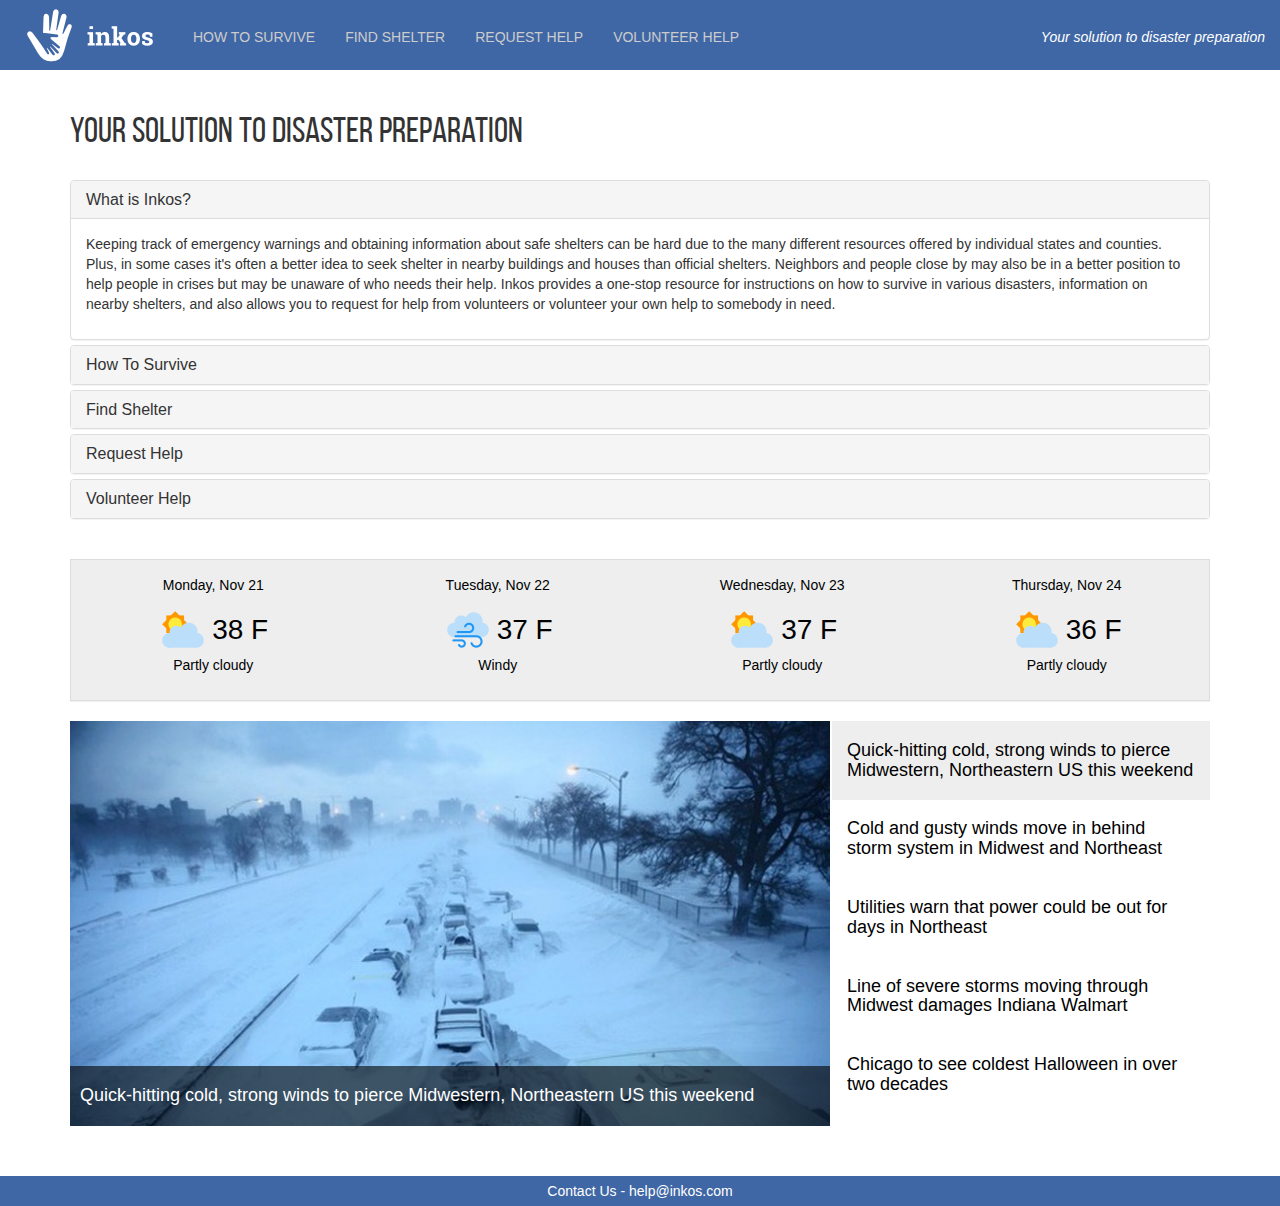
<file: index.html>
<!DOCTYPE html>
<html lang="en">
<head>
  <title>Welcome to Inkos</title>
  <meta charset="utf-8">
  <meta name="viewport" content="width=device-width, initial-scale=1">
  <link rel="stylesheet" href="https://maxcdn.bootstrapcdn.com/bootstrap/3.3.7/css/bootstrap.min.css">
  <link rel="stylesheet" href="inkos.css">
  <script src="https://ajax.googleapis.com/ajax/libs/jquery/3.2.1/jquery.min.js"></script>
  <script src="https://maxcdn.bootstrapcdn.com/bootstrap/3.3.7/js/bootstrap.min.js"></script>
  <script src="inkos.js"></script>

</head>
<body>

  <!-- Start of navigation bar -->
  <nav class="navbar navbar-inverse navbar-static-top" id="navbar">
    <div class="container-fluid">
      <div class="navbar-header" id="navBar" >
        <button type="button" class="navbar-toggle" data-toggle="collapse" data-target="#myNavbar">
          <span class="icon-bar"></span>
          <span class="icon-bar"></span>
          <span class="icon-bar"></span>                        
        </button>
        <a class="navbar-brand" href="index.html"><img src ="images/logo.png" id="logo"></a>
      </div>
      <div class="collapse navbar-collapse" id="myNavbar">
        <ul class="nav navbar-nav">
          <li><a href="how-to-survive.html">HOW TO SURVIVE</a></li>
          <li><a href="find-shelter.html">FIND SHELTER</a></li>
          <li><a href="request-help.html">REQUEST HELP</a></li>
          <li><a href="volunteer-help.html">VOLUNTEER HELP</a></li>
        </ul>
        <ul class="nav navbar-nav navbar-right">
          <p class="navbar-text slogan">Your solution to disaster preparation </p>
        </ul>
      </div>
    </div>
  </nav>
  <!-- End of navigation bar -->

  <!-- Start of index header -->
  <div class="container">
    <!-- Header content -->
    <h1 id="web-head">Your solution to disaster preparation</h1>
    </br>

    <!-- Start of collapsible menus -->
    <div class="panel-group" id="accordion">
      <!-- How to survive collapsible menu -->
      <div class="panel panel-default">
        <div class="panel-heading">
          <h4 class="panel-title">
            <a data-toggle="collapse" data-parent="#accordion" href="#collapse0">What is Inkos?</a>
          </h4>
        </div>
        <div id="collapse0" class="panel-collapse collapse in">
          <div class="panel-body">
            <p>Keeping track of emergency warnings and obtaining information about safe shelters can be hard due to the many different resources offered by individual states and counties. Plus, in some cases it's often a better idea to seek shelter in nearby buildings and houses than official shelters. Neighbors and people close by may also be in a better position to help people in crises but may be unaware of who needs their help. Inkos provides a one-stop resource for instructions on how to survive in various disasters, information on nearby shelters, and also allows you to request for help from volunteers or volunteer your own help to somebody in need.</p>
          </div>
        </div>
      </div>

      <div class="panel panel-default">
        <div class="panel-heading">
          <h4 class="panel-title">
            <a data-toggle="collapse" data-parent="#accordion" href="#collapse1">How To Survive</a>
          </h4>
        </div>
        <div id="collapse1" class="panel-collapse collapse">
          <div class="panel-body">
            <p>Learn how to prepare for natural disasters in our How To Survive page!</p>
            <p>Select the natural disaster you wish to learn about, and view detailed instructions on how to minimize damage. Scroll down to see different information on preparing before disasters and rebuilding after disasters</p>
            <a href="how-to-survive.html">Go to the How To Survive page</a>
          </div>
        </div>
      </div>

      <!-- Find shelter collapsible menu -->
      <div class="panel panel-default">
        <div class="panel-heading">
          <h4 class="panel-title">
            <a data-toggle="collapse" data-parent="#accordion" href="#collapse2">Find Shelter</a>
          </h4>
        </div>
        <div id="collapse2" class="panel-collapse collapse">
          <div class="panel-body">
            <p>Find the nearest possible shelters to your address in our Find Shelters page!</p>
            <p>Input your address or ZIP code, and see the closest shelters displayed on a map. Click on the corresponding shelter in the list for more information, including name, address, type, capacity, and phone number.</p>
            <a href="find-shelter.html">Go to the Find Shelters page</a>
          </div>
        </div>
      </div>

      <!-- Request help collapsible menu -->
      <div class="panel panel-default">
        <div class="panel-heading">
          <h4 class="panel-title">
            <a data-toggle="collapse" data-parent="#accordion" href="#collapse3">Request Help</a>
          </h4>
        </div>
        <div id="collapse3" class="panel-collapse collapse">
          <div class="panel-body">
            <p>Request for help to the public in our Request Help page!</p>
            <p>Fill out the required fields on the form, including your name, address, contact, date and time requiring help. To inform potential volunteers, also write down some details about your situation. Submit to post your request on our website listings. </p>
            <a href="request-help.html">Go to the Request Help page</a>
          </div>
        </div>
      </div>

      <!-- Volunteer help collapsible menu -->
      <div class="panel panel-default">
        <div class="panel-heading">
          <h4 class="panel-title">
            <a data-toggle="collapse" data-parent="#accordion" href="#collapse4">Volunteer Help</a>
          </h4>
        </div>
        <div id="collapse4" class="panel-collapse collapse">
          <div class="panel-body">
            <p>Volunteer to help the public in our Request Help page!</p>
            <p>Input your address or ZIP code, and see the list of closest requests for help. Click on a request in the list for more information. If you wish to volunteer, fill out the required fields on the form, including your name and contact. Submit to send your information to the requester and wait for contact.  </p>
            <a href="volunteer-help.html">Go to the Volunteer Help page</a>
          </div>
        </div>
      </div>
    </div>
    <!-- End of collapsible menus -->
  </div>
  </br>
  <!-- End of index header -->
  

  <!--Start of weather bar -->
  <div class="container">
    <div class="panel panel-default">
      <div class="panel-body" id="weather">
        <div class="row">

            <!--Start of weather for a particular day -->
            <div class="col-sm-3" id="weather_on_day">
              <a href="https://www.wunderground.com/history/airport/KPWK/2017/11/21/DailyHistory.html?req_city=Evanston&req_state=IL&req_statename=Illinois&reqdb.zip=60201&reqdb.magic=1&reqdb.wmo=99999" target="_blank">
                <p>Monday, Nov 21</p>
                <img src="images/icons8-partly-cloudy-day.png"> <span id="degree"> 38 F </span>
                  <p>Partly cloudy</p>
              </a>
            </div>
            <!--End of weather for a particular day -->

            <!--Start of weather for a particular day -->
            <div class="col-sm-3" id="weather_on_day">
              <a href="https://www.wunderground.com/history/airport/KPWK/2017/11/22/DailyHistory.html?req_city=Evanston&req_state=IL&req_statename=Illinois&reqdb.zip=60201&reqdb.magic=1&reqdb.wmo=99999" target="_blank">
                <p>Tuesday, Nov 22</p>
                <img src="images/icons8-windy-weather.png"> <span id="degree"> 37 F </span>
                  <p>Windy</p>
              </a>
            </div>
            <!--End of weather for a particular day -->

            <!--Start of weather for a particular day -->
            <div class="col-sm-3" id="weather_on_day">
              <a href="https://www.wunderground.com/history/airport/KPWK/2017/11/23/DailyHistory.html?req_city=Evanston&req_state=IL&req_statename=Illinois&reqdb.zip=60201&reqdb.magic=1&reqdb.wmo=99999" target="_blank">
                <p>Wednesday, Nov 23</p>
                <img src="images/icons8-partly-cloudy-day.png"> <span id="degree"> 37 F </span>
                  <p>Partly cloudy</p>
              </a>
            </div>
            <!--End of weather for a particular day -->

            <!--Start of weather for a particular day -->
            <div class="col-sm-3" id="weather_on_day">
              <a href="https://www.wunderground.com/history/airport/KPWK/2017/11/24/DailyHistory.html?req_city=Evanston&req_state=IL&req_statename=Illinois&reqdb.zip=60201&reqdb.magic=1&reqdb.wmo=99999" target="_blank">
                <p>Thursday, Nov 24</p>
                <img src="images/icons8-partly-cloudy-day.png"> <span id="degree"> 36 F </span>
                  <p>Partly cloudy</p>
              </a>
            </div>
            <!--End of weather for a particular day -->

        </div>
      </div>
    </div>
  </div>
  <!--End of weather bar -->


  <div class="container">
    <div id="myCarousel" class="carousel slide" data-ride="carousel">
    
      <!-- Wrapper for slides -->
      <div class="carousel-inner">
      	<!-- Start Item -->
        <div class="item active">
        	<a target="_blank" href="https://www.accuweather.com/en/weather-news/quick-hitting-cold-strong-winds-to-pierce-midwestern-northeastern-us-this-weekend/70003307">
            <img src="images/news11.jpg" class="carousel_pic">
            <div class="carousel-caption">
              <h4>Quick-hitting cold, strong winds to pierce Midwestern, Northeastern US this weekend</h4>
            </div>
          </a>
        </div>
        <!-- End Item -->

 		<!-- Start Item --> 
        <div class="item">
       		<a target="_blank" href="http://abcnews.go.com/US/cold-damaging-winds-move-storm-system-midwest-northeast/story?id=51271280">
            <img src="images/news22.jpg" class="carousel_pic">
            <div class="carousel-caption">
              <h4>Cold and gusty winds move in behind storm system in Midwest and Northeast</h4>
            </div>
          </a>
        </div>
        <!-- End Item -->

        <!-- Start Item --> 
        <div class="item">
          <a target="_blank" href="http://www.chicagotribune.com/news/nationworld/ct-new-england-severe-weather-20171030-story.html">
            <img src="images/news1.jpg" class="carousel_pic">
            <div class="carousel-caption">
              <h4>Utilities warn that power could be out for days in Northeast</h4>
            </div>
          </a>
        </div>
        <!-- End Item -->

        <div class="item">
          <a target="_blank" href="https://weather.com/news/news/2017-11-18-severe-storms-indiana-damage">
            <img src="images/news33.jpg" class="carousel_pic">
            <div class="carousel-caption">
              <h4>Line of severe storms moving through Midwest damages Indiana Walmart</h4>
            </div>
          </a>
         </div>
         <!-- End Item -->

         <div class="item">
          <a target="_blank" href="http://abc7chicago.com/weather/chicago-to-see-coldest-halloween-in-over-2-decades/2585070/">
            <img src="images/news2.jpg" width="760px" class="carousel_pic">
            <div class="carousel-caption">
              <h4>Chicago to see coldest Halloween in over two decades</h4>
            </div>
          </a>
         </div>
         <!-- End Item -->
                
      </div><!-- End Carousel Inner -->


    <ul class="list-group col-sm-4">
      <li data-target="#myCarousel" data-slide-to="0" class="list-group-item active"><a href="#"><h4>Quick-hitting cold, strong winds to pierce Midwestern, Northeastern US this weekend</h4></a></li>
      <li data-target="#myCarousel" data-slide-to="1" class="list-group-item"><a href="#"><h4>Cold and gusty winds move in behind storm system in Midwest and Northeast</h4></a></li>
      <li data-target="#myCarousel" data-slide-to="2" class="list-group-item"><a href="#"><h4>Utilities warn that power could be out for days in Northeast</h4></a></li>
      <li data-target="#myCarousel" data-slide-to="3" class="list-group-item"><a href="#"><h4>Line of severe storms moving through Midwest damages Indiana Walmart</h4></a></li>
      <li data-target="#myCarousel" data-slide-to="4" class="list-group-item"><a href="#"><h4>Chicago to see coldest Halloween in over two decades </h4></a></li>
    </ul>

      <!-- Controls -->
      <div class="carousel-controls">
          <a class="left carousel-control" href="#myCarousel" data-slide="prev">
            <span class="glyphicon glyphicon-chevron-left"></span>
          </a>
          <a class="right carousel-control" href="#myCarousel" data-slide="next">
            <span class="glyphicon glyphicon-chevron-right"></span>
          </a>
      </div>

    </div><!-- End Carousel -->
    </br>
  </div>
  </br>
  </br>
  </br>
  <!-- Footer -->

  <div id="footer">
    Contact Us - help@inkos.com
  </div>
</body>
</html>
</file>
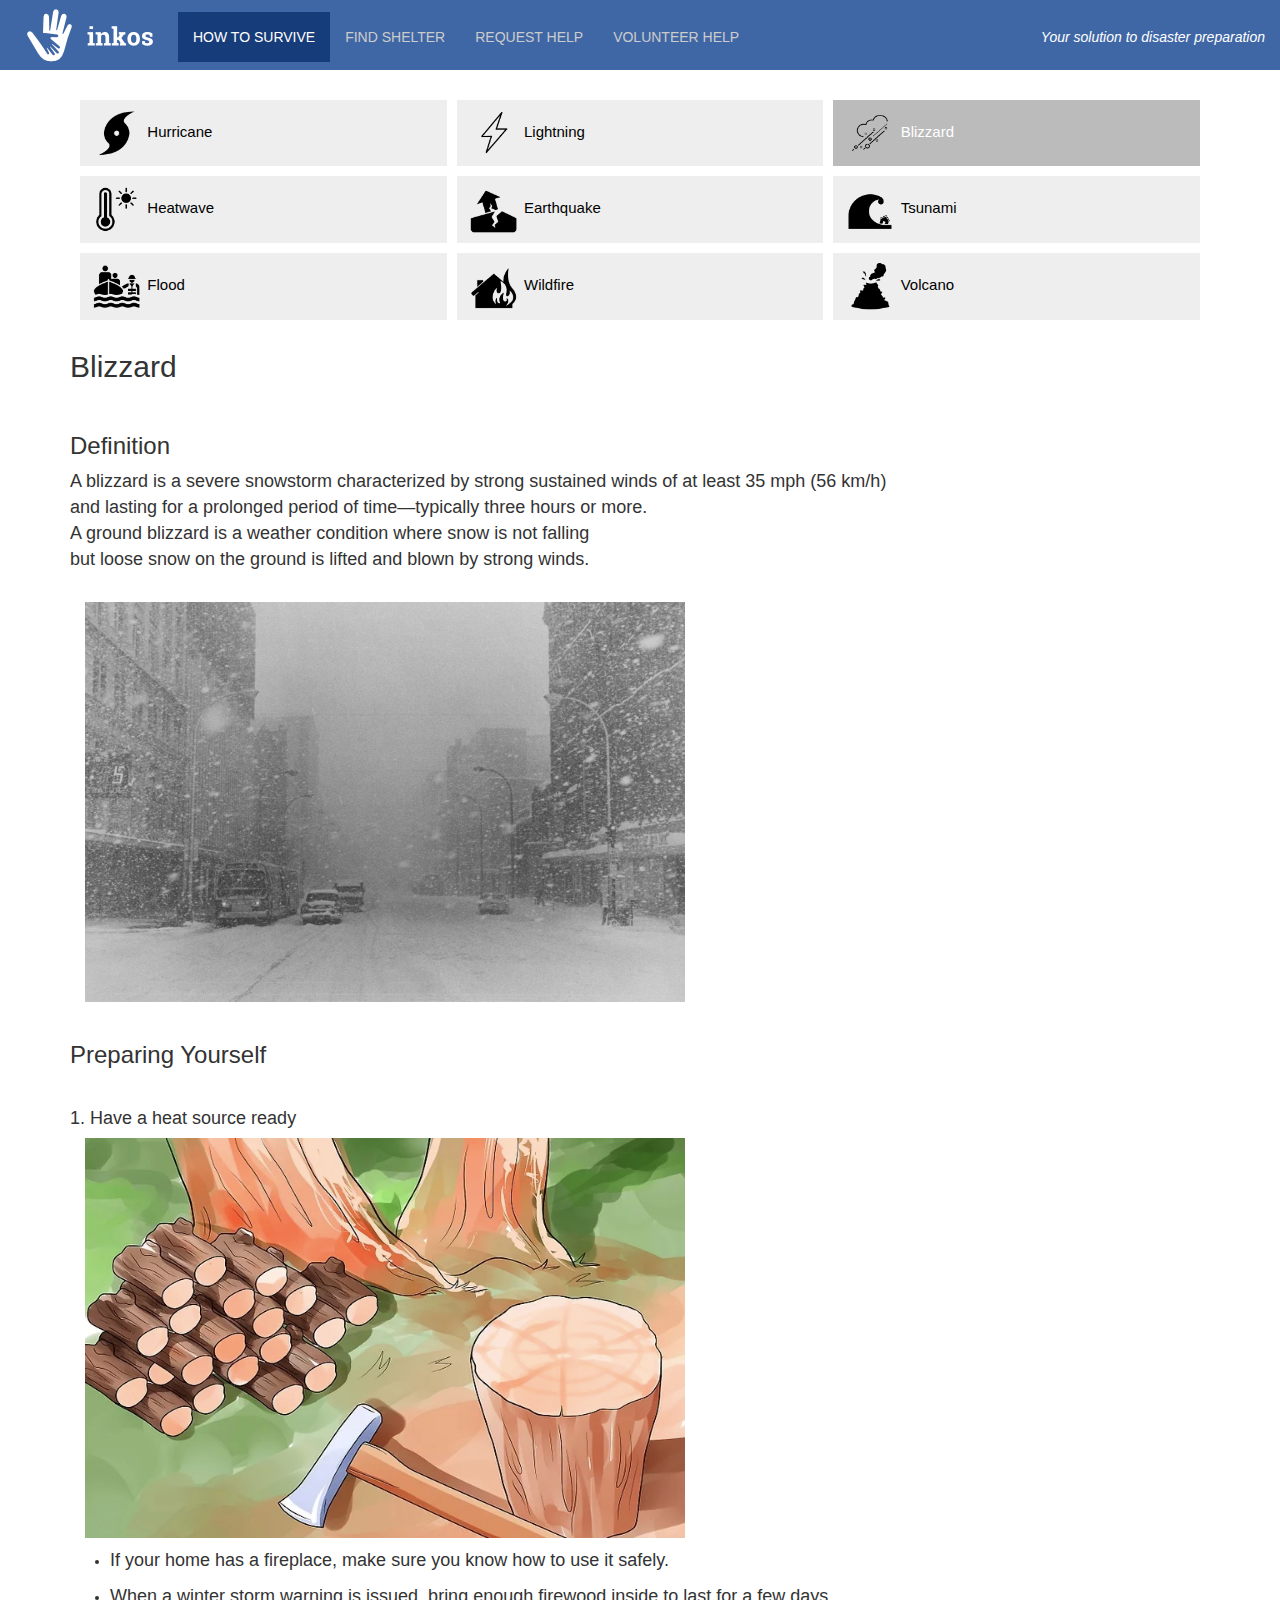
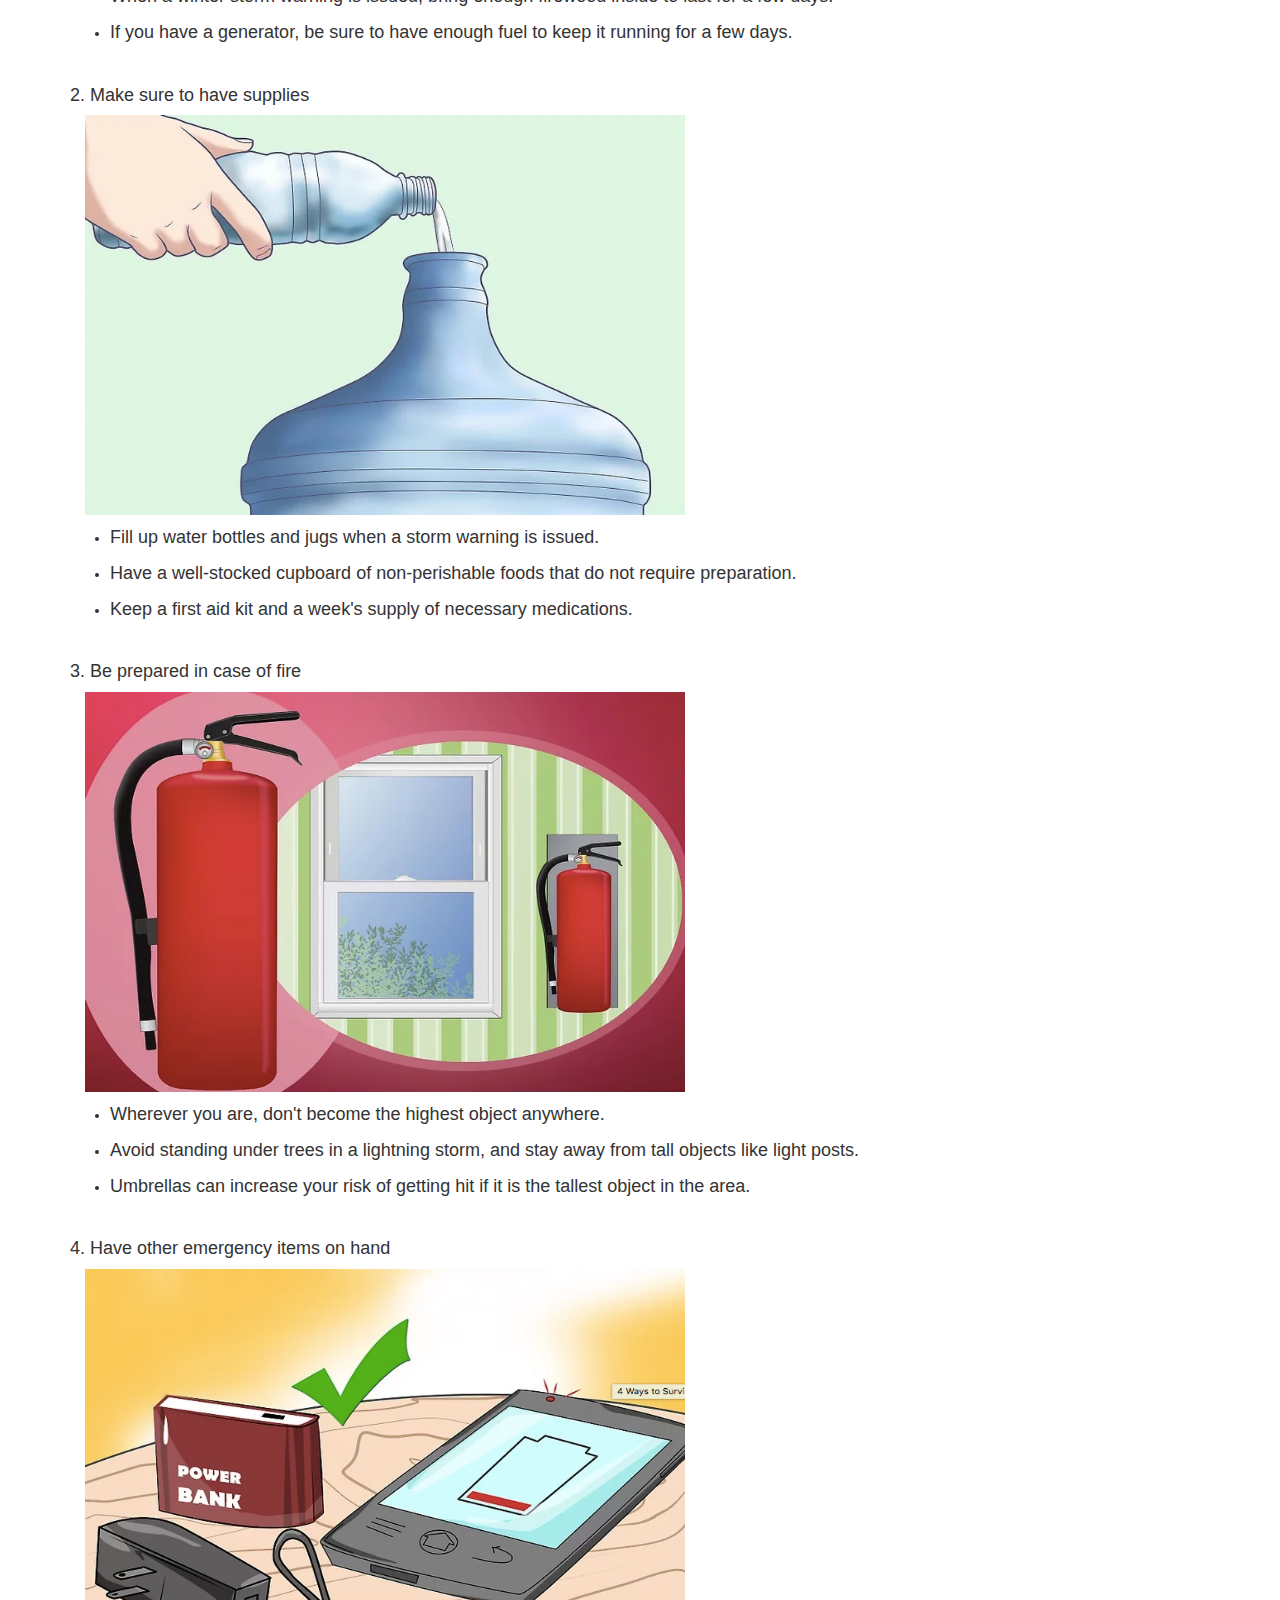
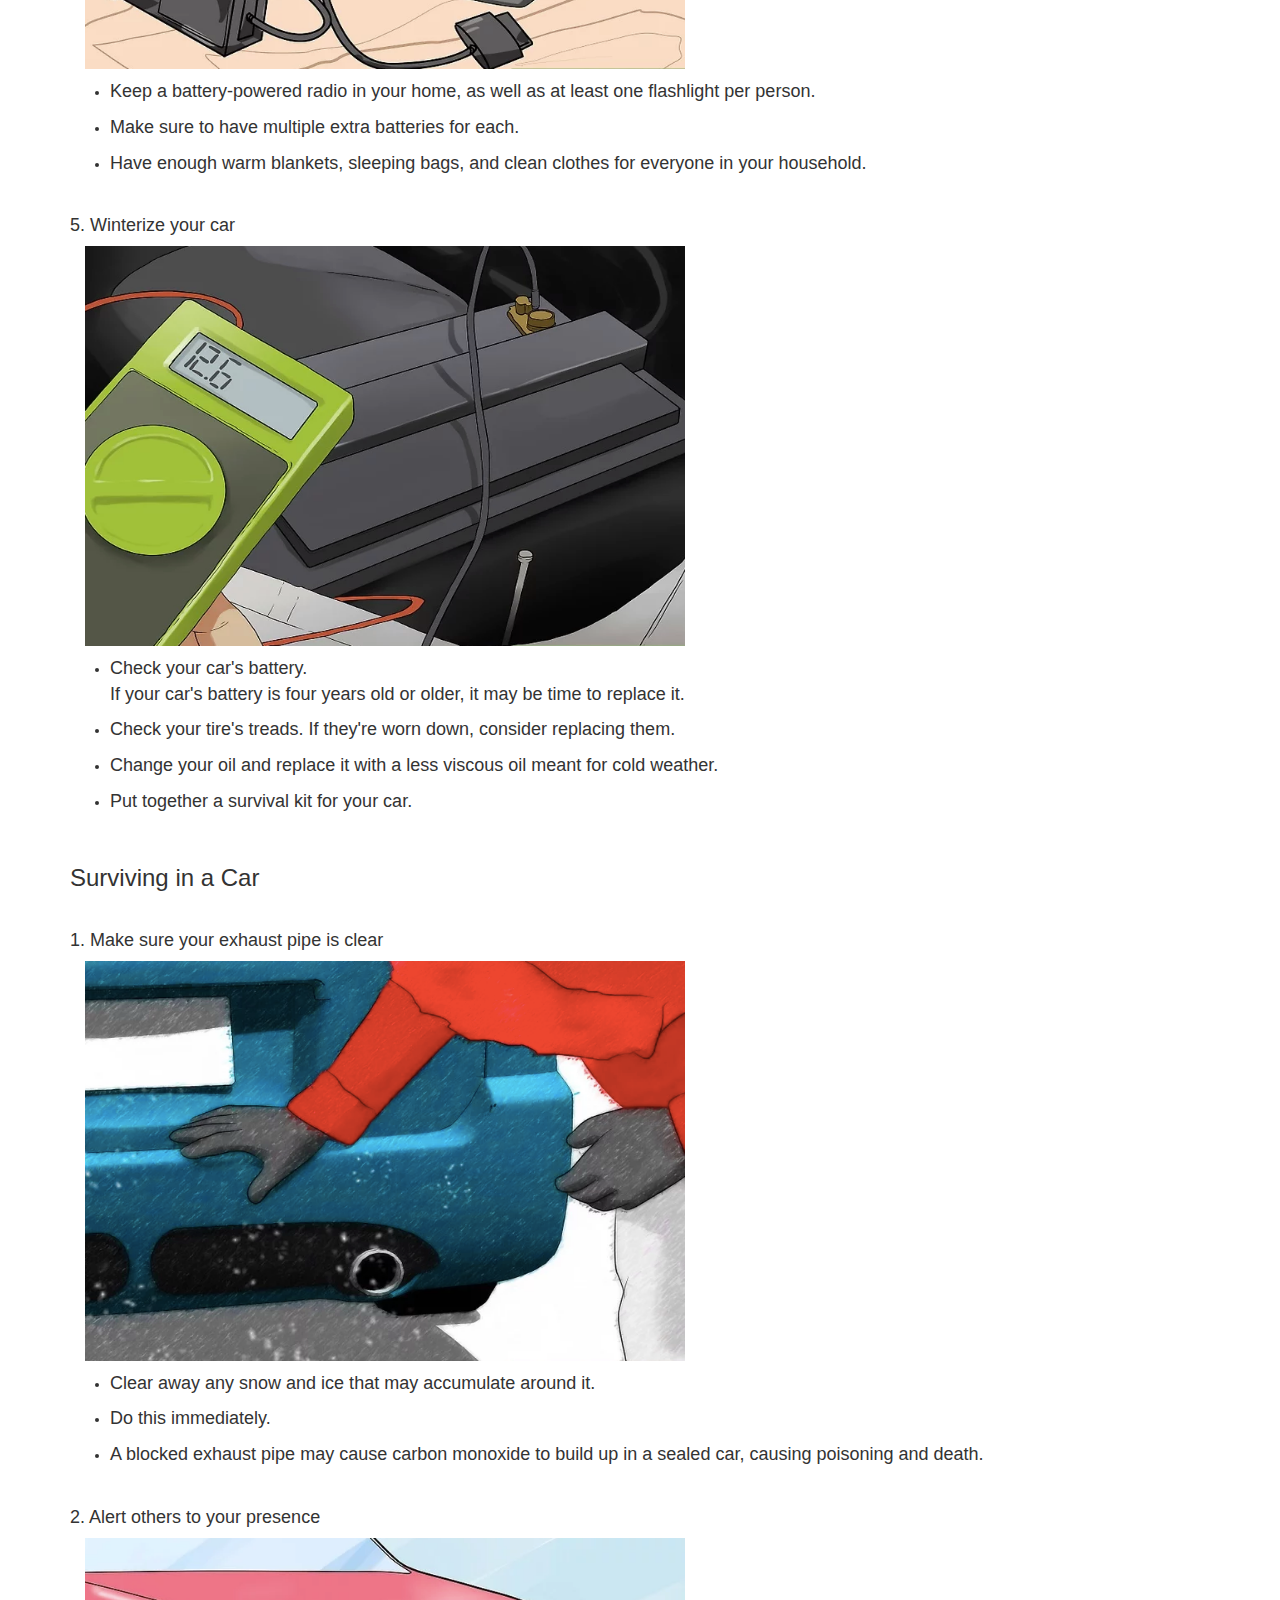
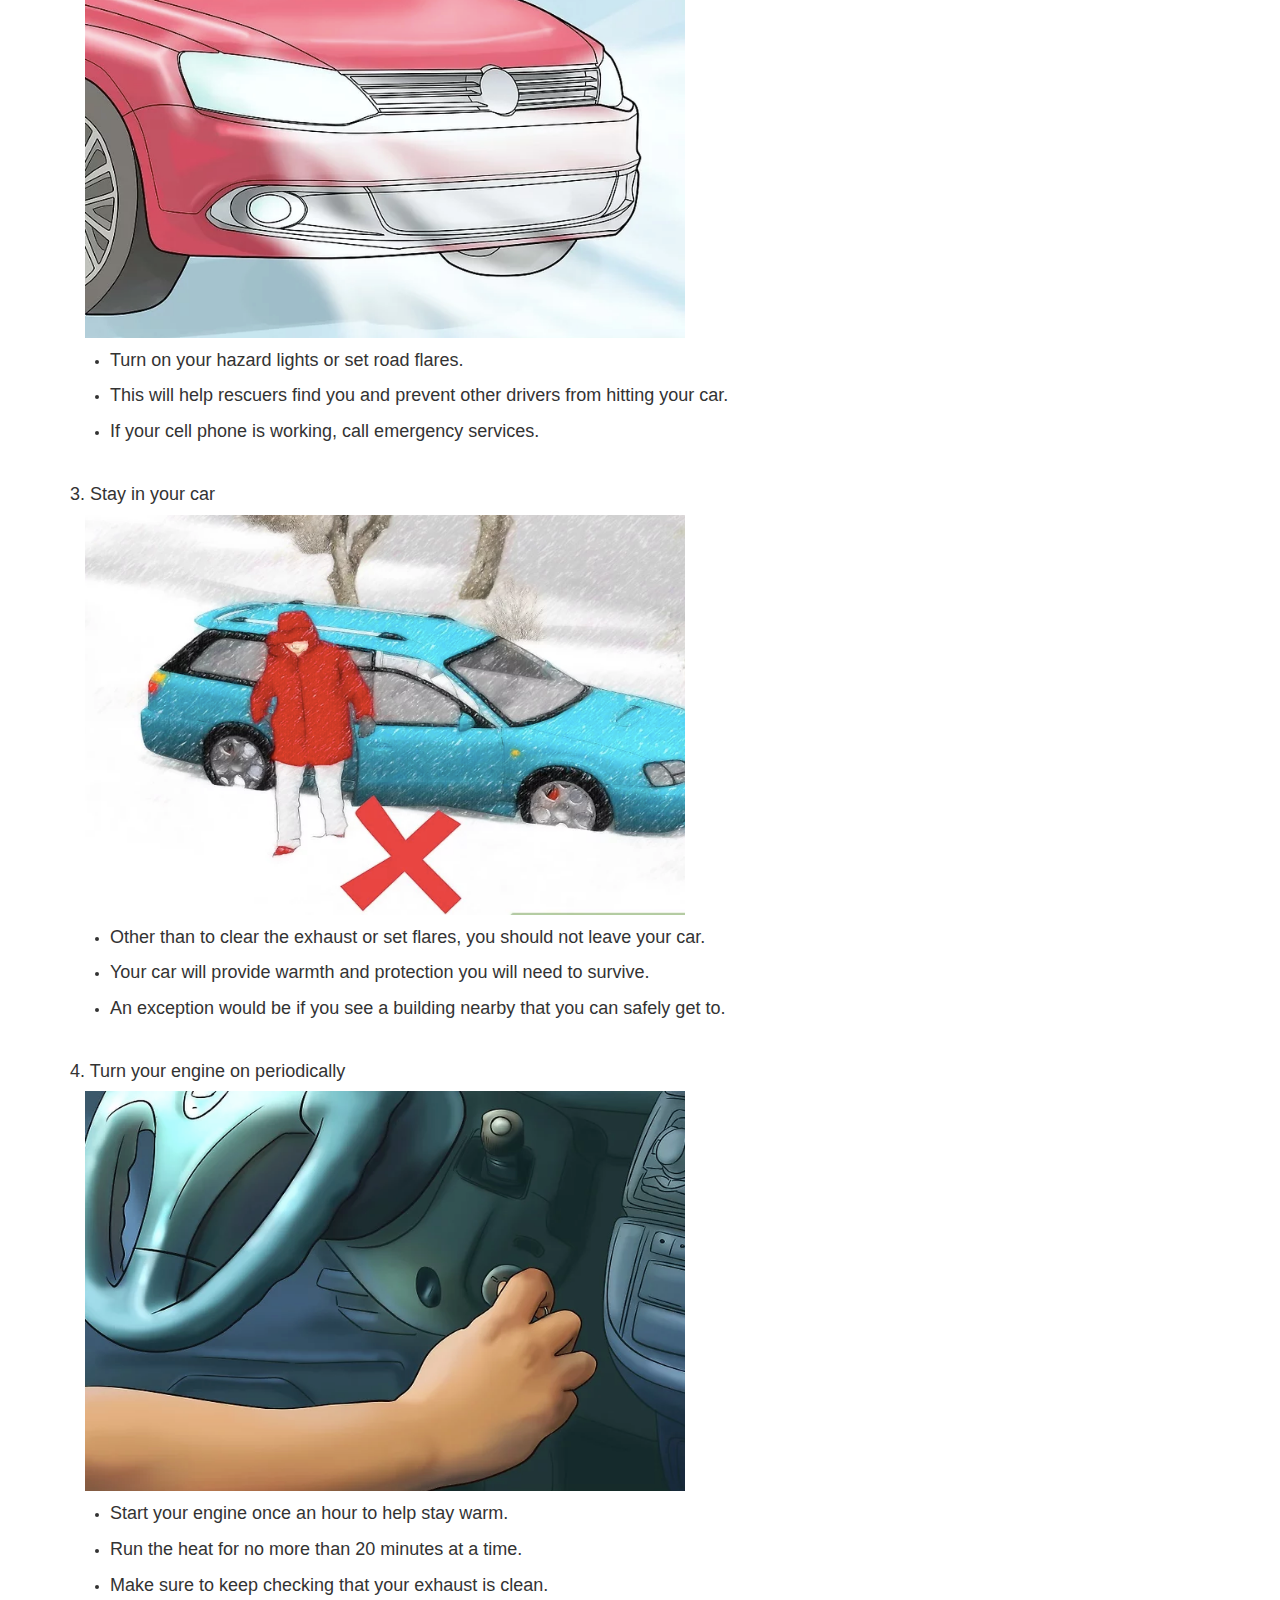
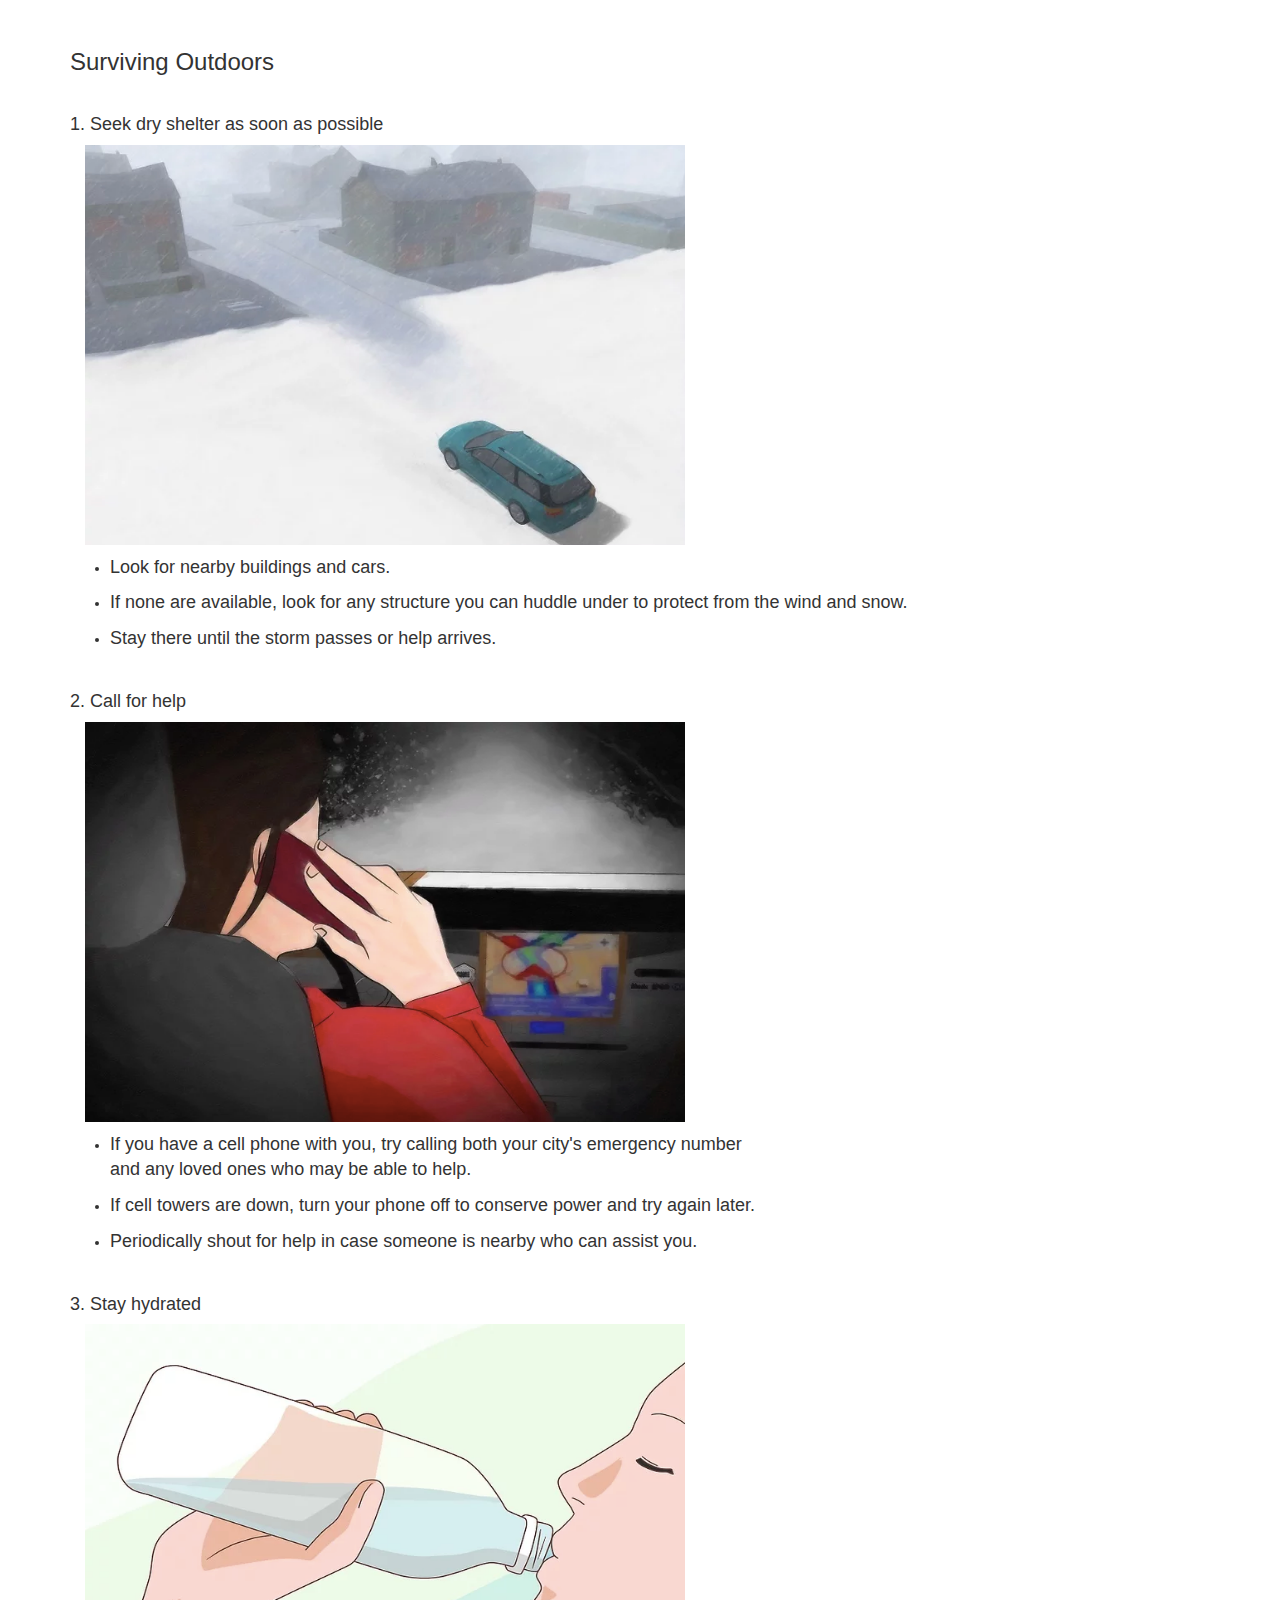
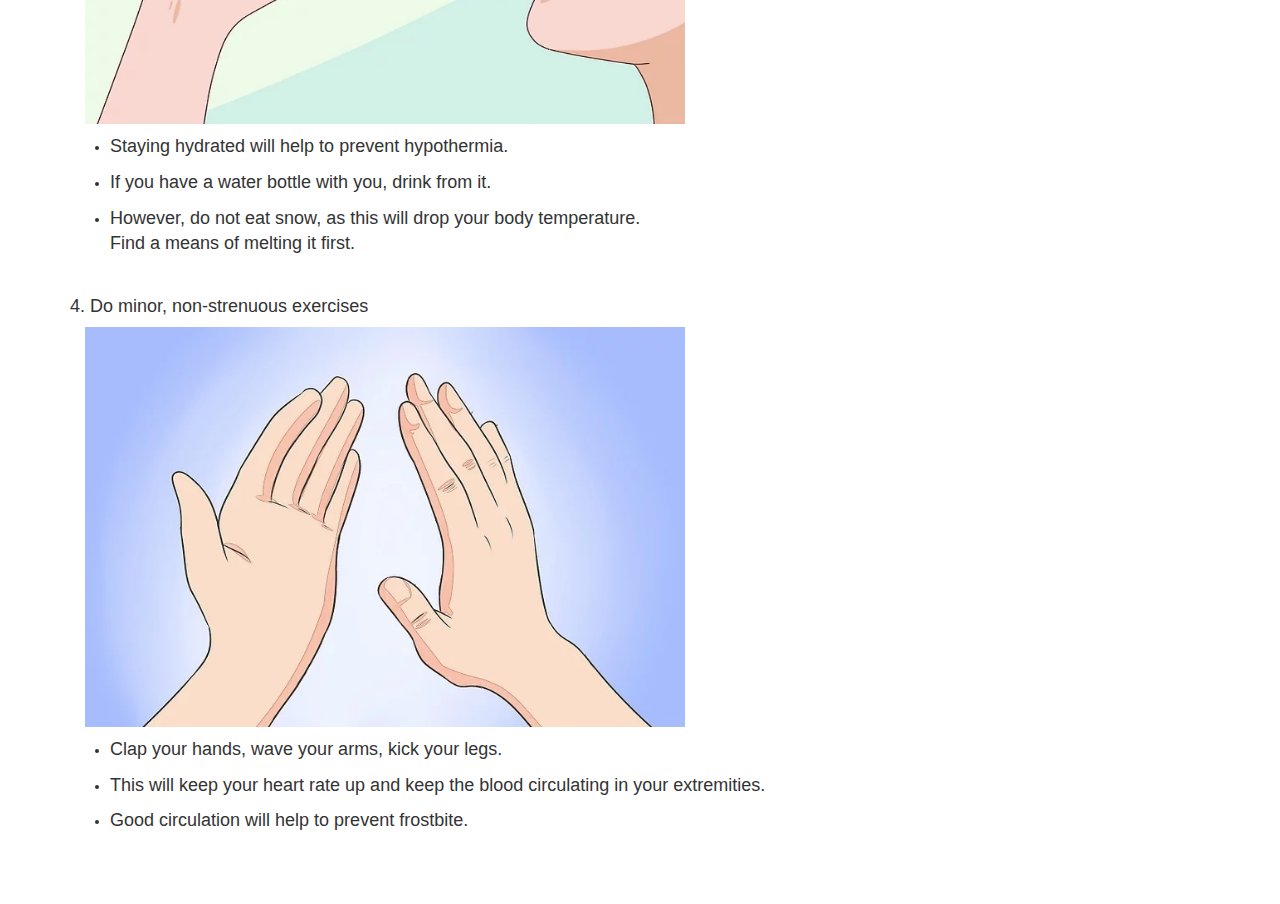
<file: how-to-survive-blizzard.html>
<!DOCTYPE html>
<html lang="en">
<head>
  <title>Welcome to Inkos</title>
  <meta charset="utf-8">
  <meta name="viewport" content="width=device-width, initial-scale=1">
  <link rel="stylesheet" href="https://maxcdn.bootstrapcdn.com/bootstrap/3.3.7/css/bootstrap.min.css">
  <link rel="stylesheet" href="inkos.css">
  <script src="https://ajax.googleapis.com/ajax/libs/jquery/3.2.1/jquery.min.js"></script>
  <script src="https://maxcdn.bootstrapcdn.com/bootstrap/3.3.7/js/bootstrap.min.js"></script>
  <script src="inkos.js"></script>

</head>
<body>

  <!-- Start of navigation bar -->
  <nav class="navbar navbar-inverse navbar-static-top" >
    <div class="container-fluid">
      <div class="navbar-header" id="navBar" >
        <button type="button" class="navbar-toggle" data-toggle="collapse" data-target="#myNavbar">
          <span class="icon-bar"></span>
          <span class="icon-bar"></span>
          <span class="icon-bar"></span>                        
        </button>
        <a class="navbar-brand" href="index.html"><img src ="images/logo.png" id="logo"></a>
      </div>
      <div class="collapse navbar-collapse" id="myNavbar">
        <ul class="nav navbar-nav">
          <li class="active"><a href="how-to-survive.html">HOW TO SURVIVE</a></li>
          <li><a href="find-shelter.html">FIND SHELTER</a></li>
          <li><a href="request-help.html">REQUEST HELP</a></li>
          <li ><a href="volunteer-help.html">VOLUNTEER HELP</a></li>
        </ul>
        <ul class="nav navbar-nav navbar-right">
          <p class="navbar-text slogan">Your solution to disaster preparation </p>
        </ul>
      </div>
    </div>
  </nav>
  <!-- End of navigation bar -->

  <!-- Start of link table -->
  <div class="container">
    <table class="disasters-table" >
      <!-- First row of link table -->
      <tr>
        <!-- First link -->
        <th class="disasters-cell">
          <a href="how-to-survive-hurricane.html">
            <img src="images/disaster-hurricane.png" class="image-icon">
            <p class="text-icon">Hurricane</p>
          </a>
        </th>

        <!-- Second Link -->
        <th class="disasters-cell">
          <a href="how-to-survive-lightning.html">
            <img src="images/disaster-lightning.png" class="image-icon">
            <p class="text-icon">Lightning</p>
          </a>
        </th>

        <!-- Third Link -->
        <th class="disasters-cell selected">
          <a href="how-to-survive-blizzard.html">
            <img src="images/disaster-blizzard.png" class="image-icon">
            <p class="text-icon">Blizzard</p>
          </a>
        </th>
      </tr>

      <!-- Second row of link table -->
      <tr>
        <!-- First link -->
        <th class="disasters-cell">
          <a href="how-to-survive-heatwave.html">
            <img src="images/disaster-heatwave.png" class="image-icon">
            <p class="text-icon">Heatwave</p>
          </a>
        </th>

        <!-- Second Link -->
        <th class="disasters-cell">
          <a href="how-to-survive-earthquake.html">
            <img src="images/disaster-earthquake.png" class="image-icon">
            <p class="text-icon">Earthquake</p>
          </a>
        </th>

        <!-- Third Link -->
        <th class="disasters-cell">
          <a href="how-to-survive-tsunami.html">
            <img src="images/disaster-tsunami.png" class="image-icon">
            <p class="text-icon">Tsunami</p>
          </a>
        </th>
      </tr>

      <!-- Third row of link table -->
      <tr>
        <!-- First link -->
        <th class="disasters-cell">
          <a href="how-to-survive-flood.html">
            <img src="images/disaster-flood.png" class="image-icon">
            <p class="text-icon">Flood</p>
          </a>
        </th>

        <!-- Second Link -->
        <th class="disasters-cell">
          <a href="how-to-survive-wildfire.html">
            <img src="images/disaster-wildfire.png" class="image-icon">
            <p class="text-icon">Wildfire</p>
          </a>
        </th>

        <!-- Third Link -->
        <th class="disasters-cell">
          <a href="how-to-survive-volcano.html">
            <img src="images/disaster-volcano.png" class="image-icon">
            <p class="text-icon">Volcano</p>
          </a>
        </th>
      </tr>
    </table>
  </div>


  <div class="container">
    <h2 class="pageTitle">Blizzard</h2>
      <br>
    <h3 class="pageTitle">Definition</h3>
    <div class="text-box">
      <p>A blizzard is a severe snowstorm characterized by strong sustained winds of at least 35 mph (56 km/h)<br> 
      and lasting for a prolonged period of time—typically three hours or more. <br>
      A ground blizzard is a weather condition where snow is not falling <br>
      but loose snow on the ground is lifted and blown by strong winds.</p>
    </div>
    <br>

    <div class="container">
        <img src="images/blizzard.jpg" alt="hurricane1" style="width:600px; height:400px;">
    </div>
    <br>

    <h3 class="pageTitle">Preparing Yourself </h3>
    <br>

    <h4>1. Have a heat source ready</h4>
    <div class="container">
        <img src="images/survive-blizzard1.png" alt="hurricane1" style="width:600px; height:400px; margin-bottom: 10px;">
    </div>
    <ul><li><p class="text-box">If your home has a fireplace, make sure you know how to use it safely.</p>
    </li><li><p class="text-box"> When a winter storm warning is issued, bring enough firewood inside to last for a few days.</p>
    </li><li><p class="text-box">If you have a generator, be sure to have enough fuel to keep it running for a few days.</p>
    </li></ul><br>

    <h4>2. Make sure to have supplies</h4>
    <div class="container">
        <img src="images/survive-blizzard2.png" alt="hurricane1" style="width:600px; height:400px; margin-bottom: 10px;">
    </div>
    <ul><li><p class="text-box">Fill up water bottles and jugs when a storm warning is issued.</p>
    </li><li><p class="text-box">Have a well-stocked cupboard of non-perishable foods that do not require preparation.</p>
    </li><li><p class="text-box">Keep a first aid kit and a week's supply of necessary medications.</p>
    </li></ul><br>

    <h4>3. Be prepared in case of fire</h4>
    <div class="container">
        <img src="images/survive-blizzard3.png" alt="hurricane1" style="width:600px; height:400px; margin-bottom: 10px;">
    </div>
    <ul><li><p class="text-box">Wherever you are, don't become the highest object anywhere.</p>
    </li><li><p class="text-box">Avoid standing under trees in a lightning storm, and stay away from tall objects like light posts.</p>
    </li><li><p class="text-box">Umbrellas can increase your risk of getting hit if it is the tallest object in the area.</p>
    </li></ul><br>

    <h4>4. Have other emergency items on hand</h4>
    <div class="container">
        <img src="images/survive-blizzard4.png" alt="hurricane1" style="width:600px; height:400px; margin-bottom: 10px;">
    </div>
    <ul><li><p class="text-box">Keep a battery-powered radio in your home, as well as at least one flashlight per person.</p>
    </li><li><p class="text-box">Make sure to have multiple extra batteries for each.</p>
    </li><li><p class="text-box">Have enough warm blankets, sleeping bags, and clean clothes for everyone in your household.</p>
    </li></ul><br>

    <h4>5. Winterize your car</h4>
    <div class="container">
        <img src="images/survive-blizzard5.png" alt="hurricane1" style="width:600px; height:400px; margin-bottom: 10px;">
    </div>
    <ul><li><p class="text-box">Check your car's battery. <br>If your car's battery is four years old or older, it may be time to replace it. </p>
    </li><li><p class="text-box">Check your tire's treads. If they're worn down, consider replacing them.</p>
    </li><li><p class="text-box">Change your oil and replace it with a less viscous oil meant for cold weather. </p>
    </li><li><p class="text-box">Put together a survival kit for your car. </p>
    </li></ul><br>

    <h3 class="pageTitle">Surviving in a Car </h3>
    <br>

    <h4>1. Make sure your exhaust pipe is clear</h4>
    <div class="container">
        <img src="images/survive-blizzard6.png" alt="hurricane1" style="width:600px; height:400px; margin-bottom: 10px;">
    </div>
    <ul><li><p class="text-box">Clear away any snow and ice that may accumulate around it.</p>
    </li><li><p class="text-box"> Do this immediately. </p>
    </li><li><p class="text-box">A blocked exhaust pipe may cause carbon monoxide to build up in a sealed car, causing poisoning and death.</p>
    </li></ul><br>

    <h4>2. Alert others to your presence</h4>
    <div class="container">
        <img src="images/survive-blizzard7.png" alt="hurricane1" style="width:600px; height:400px; margin-bottom: 10px;">
    </div>
    <ul><li><p class="text-box">Turn on your hazard lights or set road flares.</p>
    </li><li><p class="text-box"> This will help rescuers find you and prevent other drivers from hitting your car.</p>
    </li><li><p class="text-box">If your cell phone is working, call emergency services.</p>
    </li></ul><br>

    <h4>3. Stay in your car</h4>
    <div class="container">
        <img src="images/survive-blizzard8.png" alt="hurricane1" style="width:600px; height:400px; margin-bottom: 10px;">
    </div>
    <ul><li><p class="text-box"> Other than to clear the exhaust or set flares, you should not leave your car.</p>
    </li><li><p class="text-box"> Your car will provide warmth and protection you will need to survive.</p>
    </li><li><p class="text-box">An exception would be if you see a building nearby that you can safely get to.</p>
    </li></ul><br>

    <h4>4. Turn your engine on periodically</h4>
    <div class="container">
        <img src="images/survive-blizzard9.png" alt="hurricane1" style="width:600px; height:400px; margin-bottom: 10px;">
    </div>
    <ul><li><p class="text-box">Start your engine once an hour to help stay warm.</p>
    </li><li><p class="text-box"> Run the heat for no more than 20 minutes at a time.</p>
    </li><li><p class="text-box">Make sure to keep checking that your exhaust is clean.</p>
    </li></ul><br>


    <h3 class="pageTitle">Surviving Outdoors </h3>
    <br>

    <h4>1. Seek dry shelter as soon as possible</h4>
    <div class="container">
        <img src="images/survive-blizzard10.png" alt="hurricane1" style="width:600px; height:400px; margin-bottom: 10px;">
    </div>
    <ul><li><p class="text-box">Look for nearby buildings and cars.</p>
    </li><li><p class="text-box"> If none are available, look for any structure you can huddle under to protect from the wind and snow.</p>
    </li><li><p class="text-box">Stay there until the storm passes or help arrives. 
    </li></ul><br>

    <h4>2. Call for help</h4>
    <div class="container">
        <img src="images/survive-blizzard11.png" alt="hurricane1" style="width:600px; height:400px; margin-bottom: 10px;">
    </div>
    <ul><li><p class="text-box"> If you have a cell phone with you, try calling both your city's emergency number<br> and any loved ones who may be able to help.</p>
    </li><li><p class="text-box">If cell towers are down, turn your phone off to conserve power and try again later.</p>
    </li><li><p class="text-box">  Periodically shout for help in case someone is nearby who can assist you.</p>
    </li></ul><br>

    <h4>3. Stay hydrated</h4>
    <div class="container">
        <img src="images/survive-blizzard12.png" alt="hurricane1" style="width:600px; height:400px; margin-bottom: 10px;">
    </div>
    <ul><li><p class="text-box">Staying hydrated will help to prevent hypothermia.</p>
    </li><li><p class="text-box"> If you have a water bottle with you, drink from it.</p>
    </li><li><p class="text-box"> However, do not eat snow, as this will drop your body temperature. <br>Find a means of melting it first.</p>
    </li></ul><br>

    <h4>4. Do minor, non-strenuous exercises</h4>
    <div class="container">
        <img src="images/survive-blizzard13.png" alt="hurricane1" style="width:600px; height:400px; margin-bottom: 10px;">
    </div>
    <ul><li><p class="text-box">Clap your hands, wave your arms, kick your legs.</p>
    </li><li><p class="text-box">This will keep your heart rate up and keep the blood circulating in your extremities.</p>
    </li><li><p class="text-box"> Good circulation will help to prevent frostbite.</p>
    </li></ul><br>






  <br>
  <br>
  </div>

    


  

  


</body>
</file>
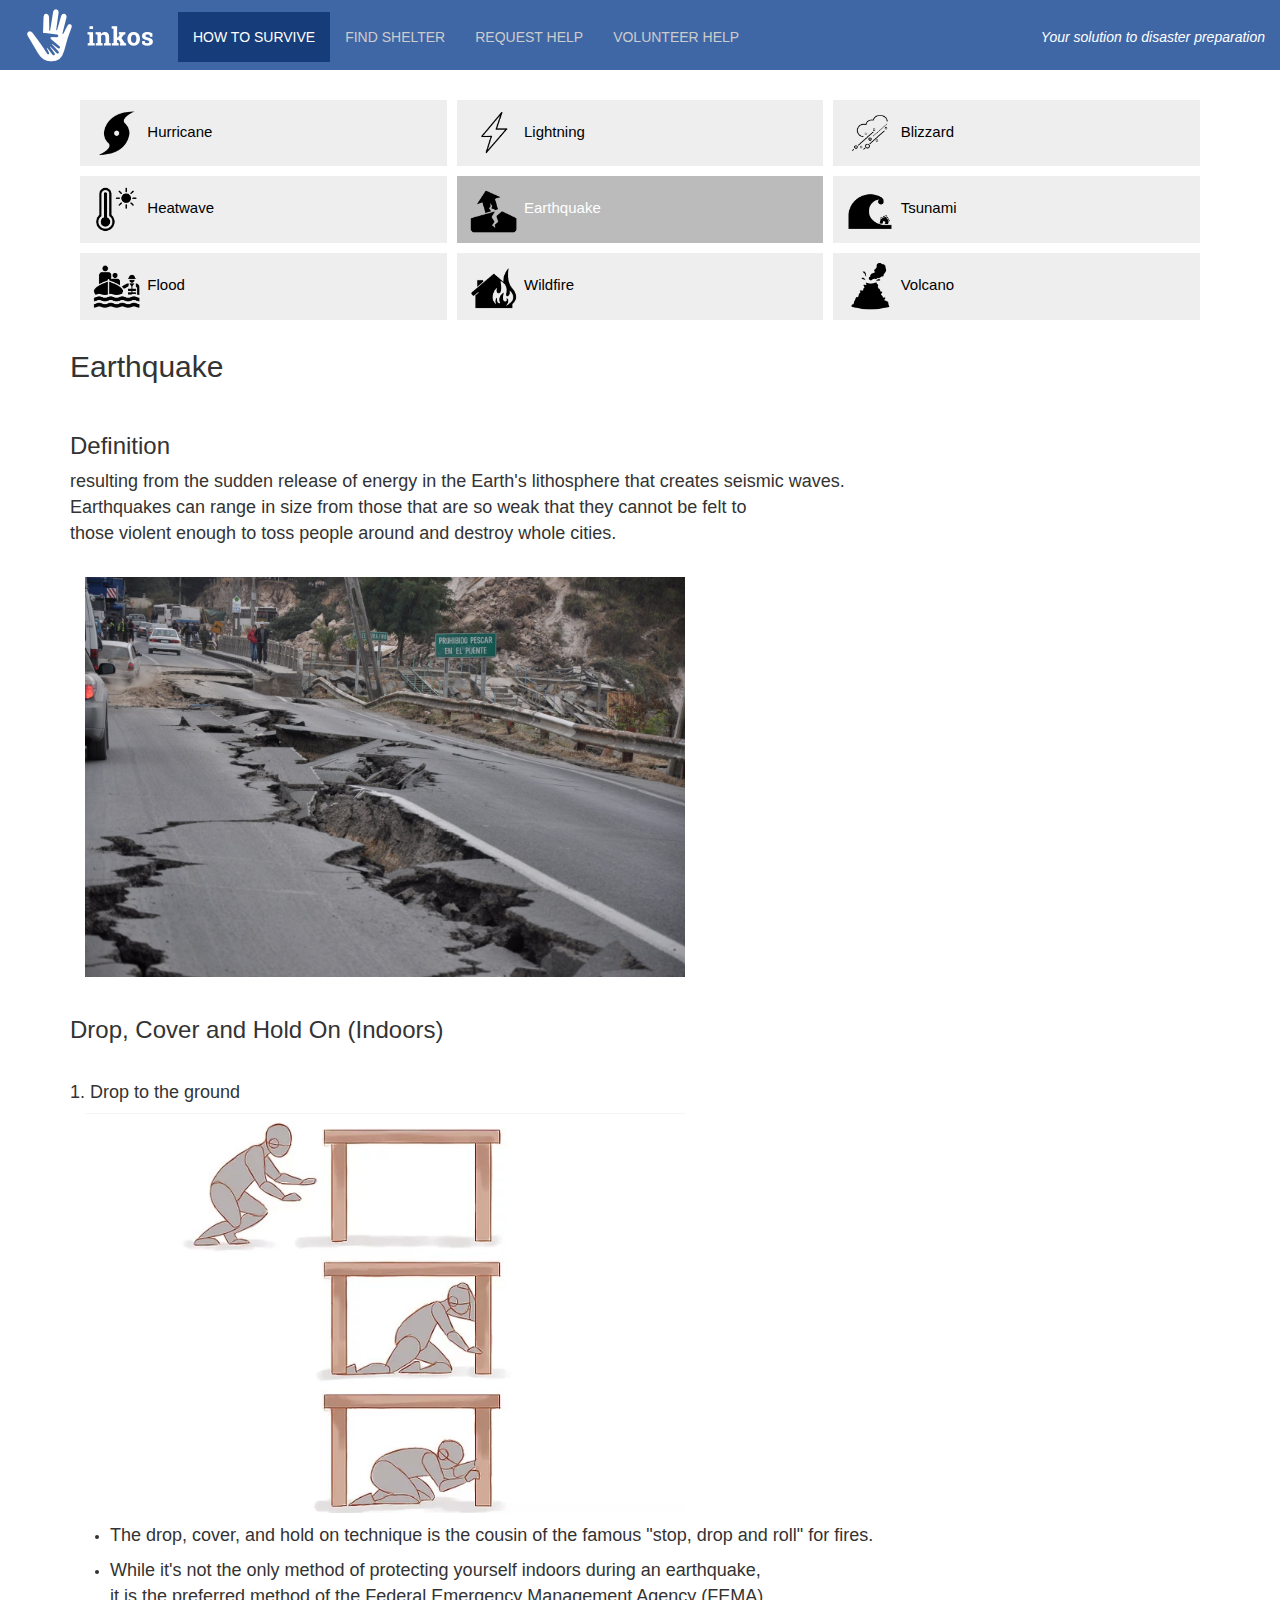
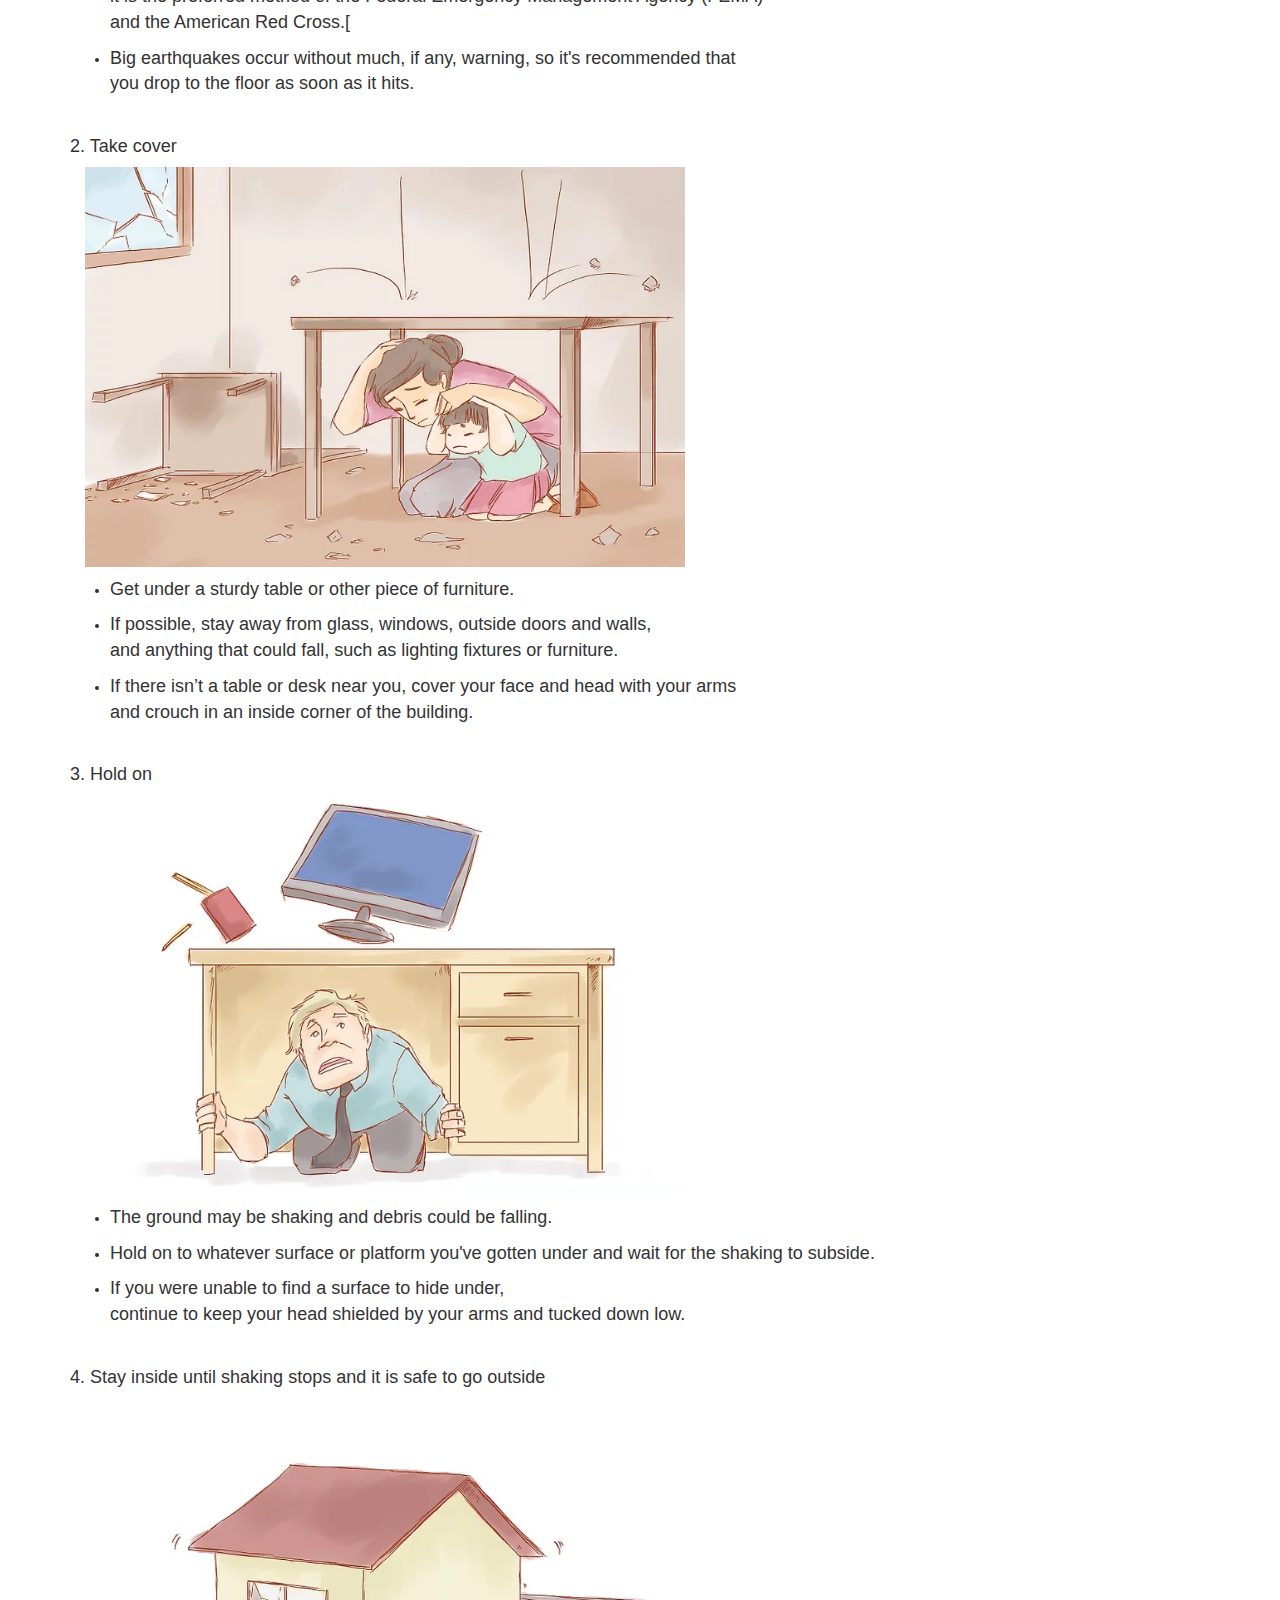
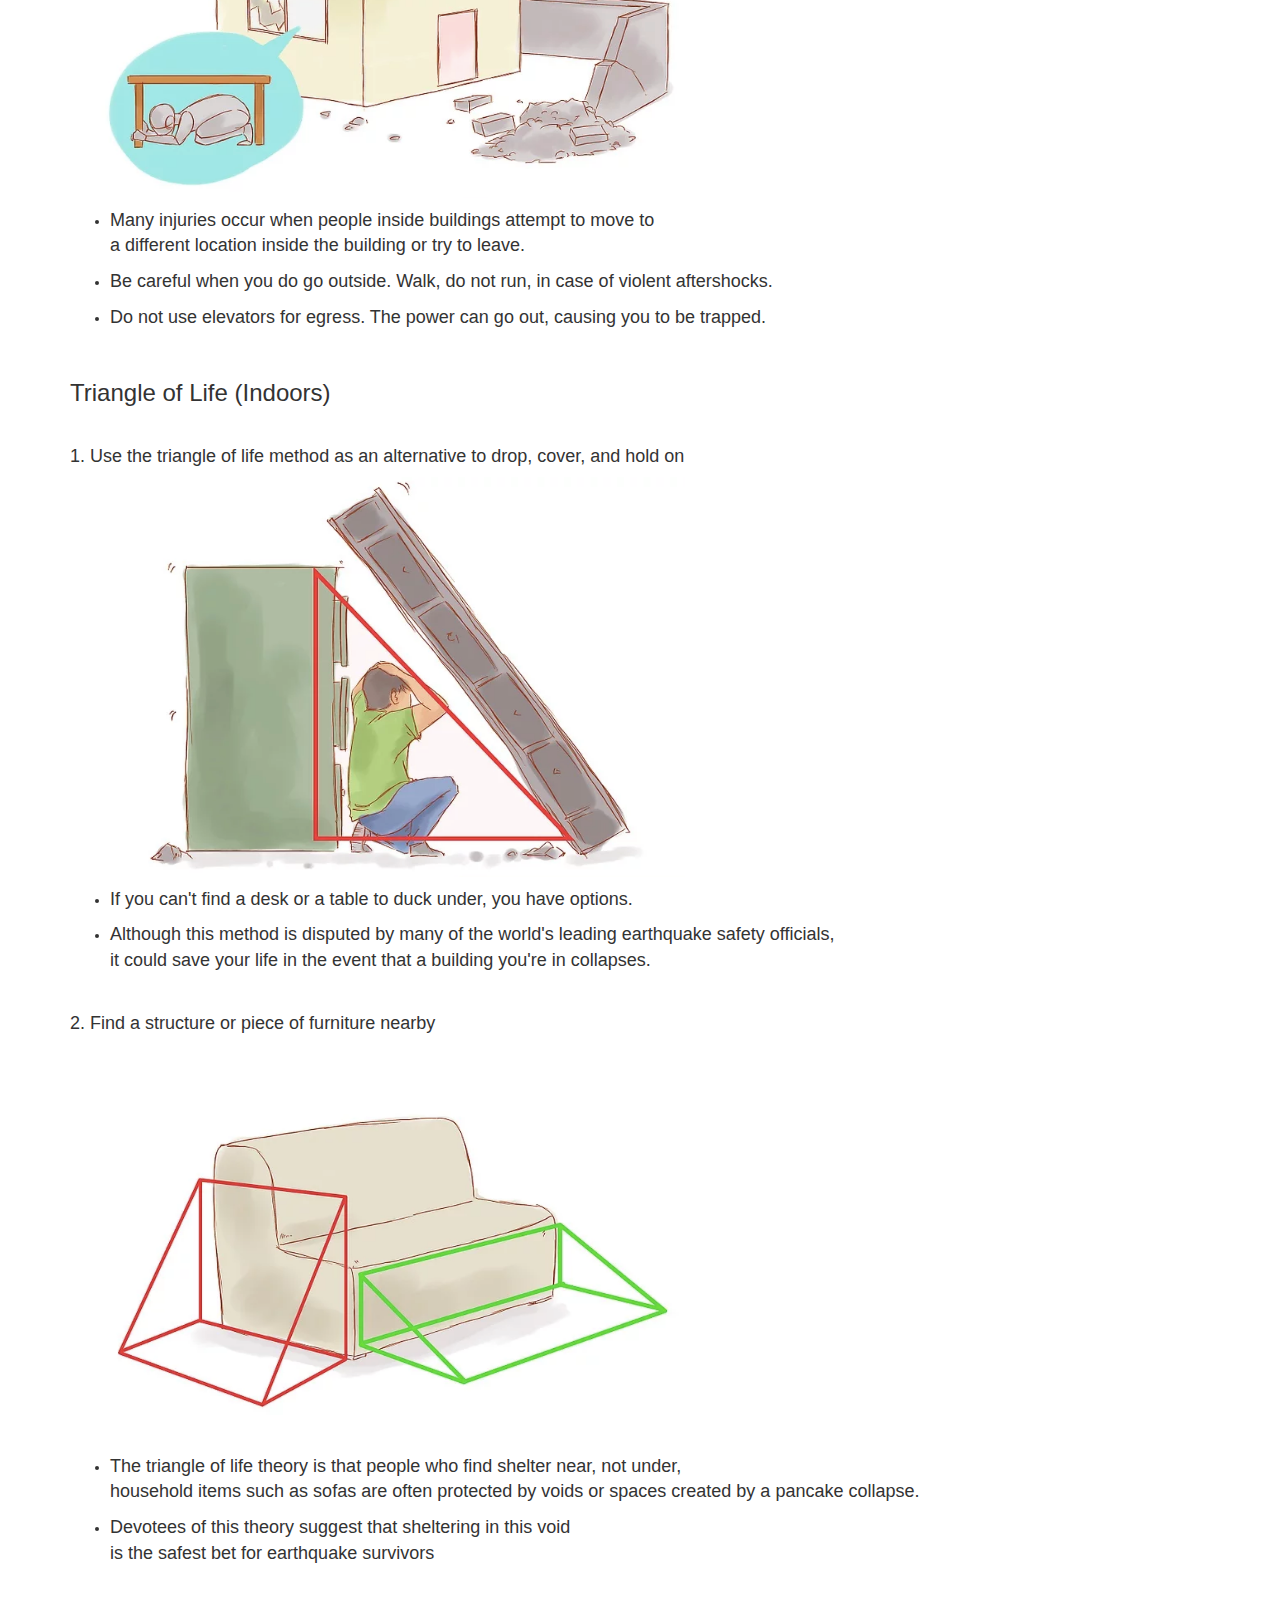
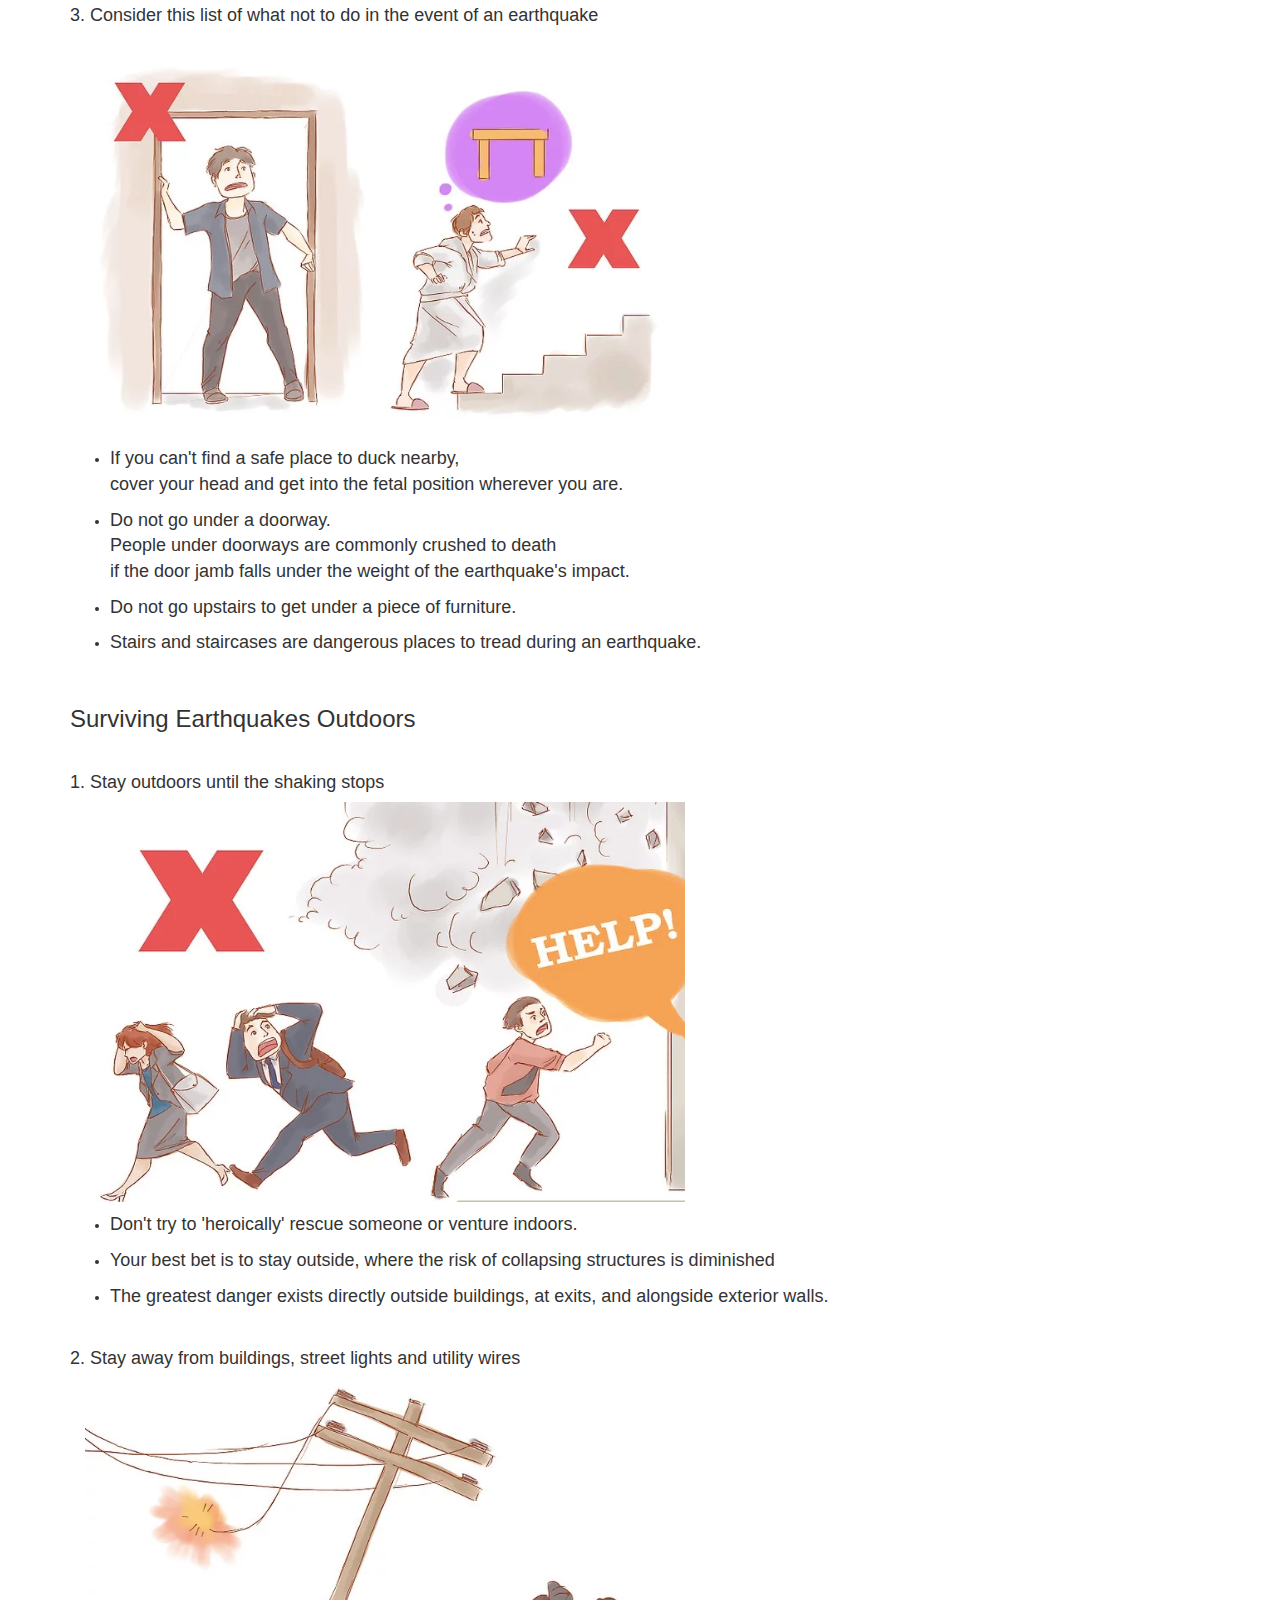
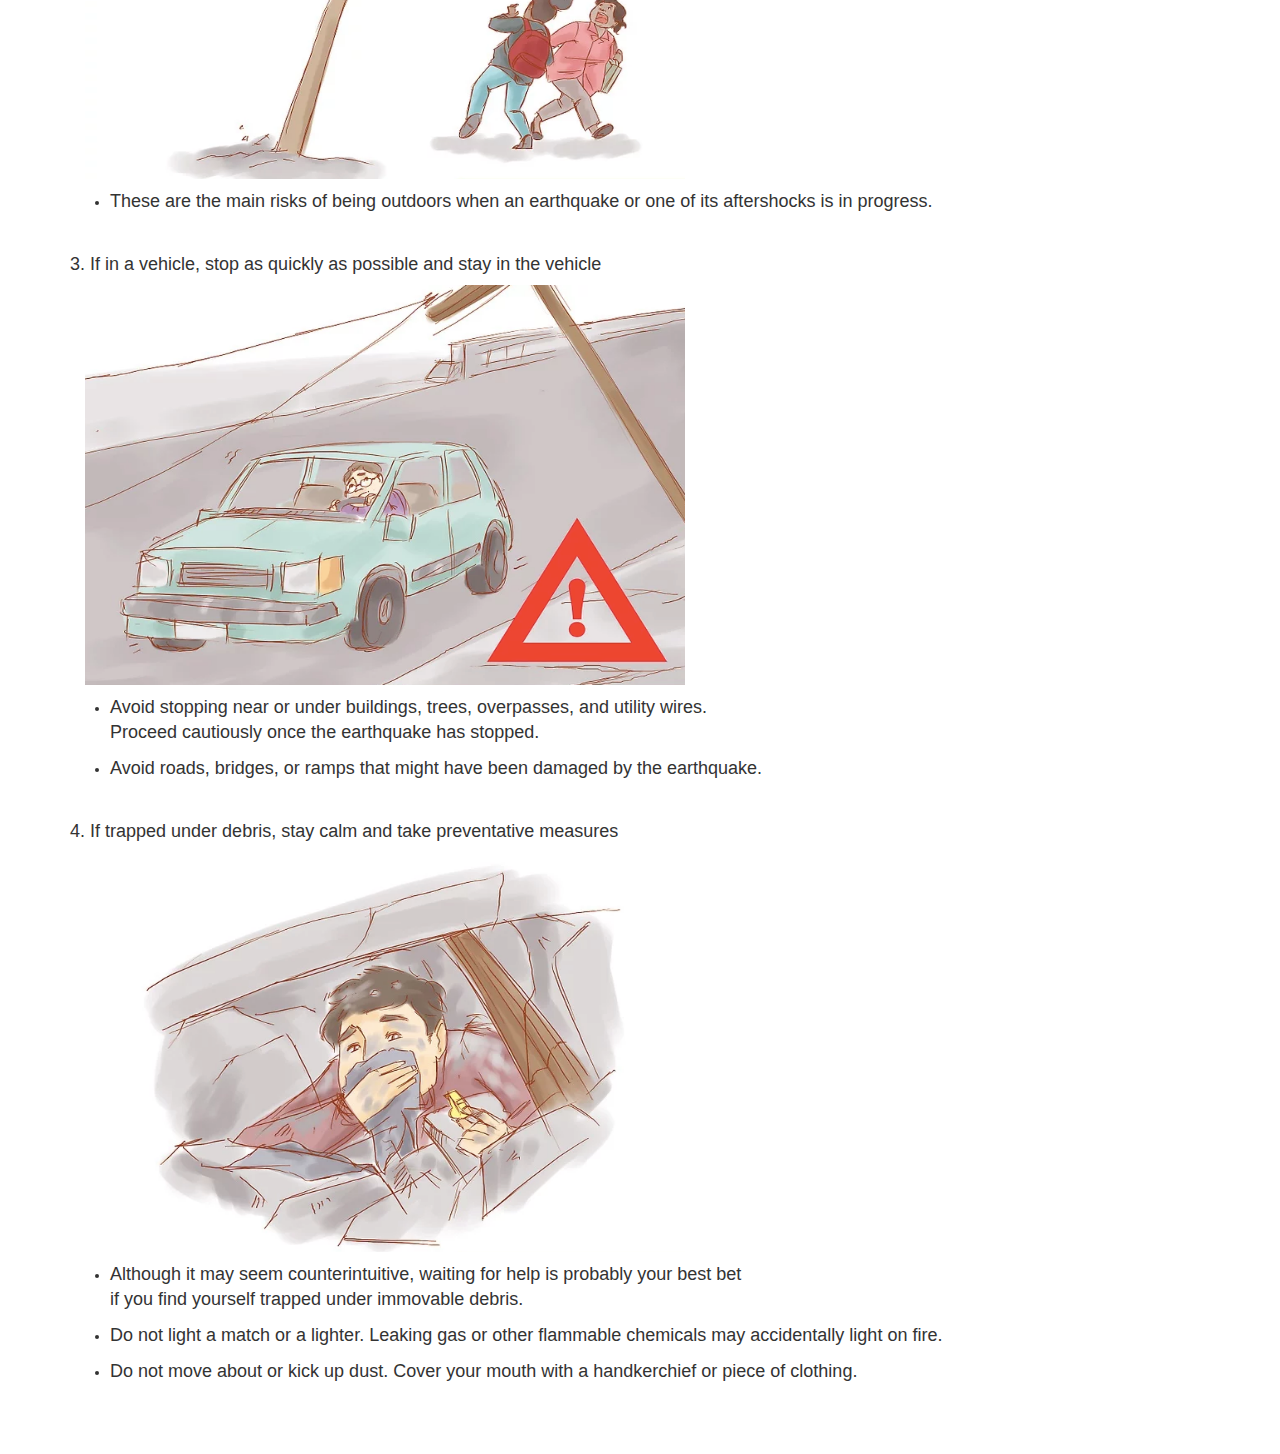
<file: how-to-survive-earthquake.html>
<!DOCTYPE html>
<html lang="en">
<head>
  <title>Welcome to Inkos</title>
  <meta charset="utf-8">
  <meta name="viewport" content="width=device-width, initial-scale=1">
  <link rel="stylesheet" href="https://maxcdn.bootstrapcdn.com/bootstrap/3.3.7/css/bootstrap.min.css">
  <link rel="stylesheet" href="inkos.css">
  <script src="https://ajax.googleapis.com/ajax/libs/jquery/3.2.1/jquery.min.js"></script>
  <script src="https://maxcdn.bootstrapcdn.com/bootstrap/3.3.7/js/bootstrap.min.js"></script>
  <script src="inkos.js"></script>

</head>
<body>

  <!-- Start of navigation bar -->
  <nav class="navbar navbar-inverse navbar-static-top" >
    <div class="container-fluid">
      <div class="navbar-header" id="navBar" >
        <button type="button" class="navbar-toggle" data-toggle="collapse" data-target="#myNavbar">
          <span class="icon-bar"></span>
          <span class="icon-bar"></span>
          <span class="icon-bar"></span>                        
        </button>
        <a class="navbar-brand" href="index.html"><img src ="images/logo.png" id="logo"></a>
      </div>
      <div class="collapse navbar-collapse" id="myNavbar">
        <ul class="nav navbar-nav">
          <li class="active"><a href="how-to-survive.html">HOW TO SURVIVE</a></li>
          <li><a href="find-shelter.html">FIND SHELTER</a></li>
          <li><a href="request-help.html">REQUEST HELP</a></li>
          <li ><a href="volunteer-help.html">VOLUNTEER HELP</a></li>
        </ul>
        <ul class="nav navbar-nav navbar-right">
          <p class="navbar-text slogan">Your solution to disaster preparation </p>
        </ul>
      </div>
    </div>
  </nav>
  <!-- End of navigation bar -->

  <!-- Start of link table -->
  <div class="container">
    <table class="disasters-table" >
      <!-- First row of link table -->
      <tr>
        <!-- First link -->
        <th class="disasters-cell">
          <a href="how-to-survive-hurricane.html">
            <img src="images/disaster-hurricane.png" class="image-icon">
            <p class="text-icon">Hurricane</p>
          </a>
        </th>

        <!-- Second Link -->
        <th class="disasters-cell">
          <a href="how-to-survive-lightning.html">
            <img src="images/disaster-lightning.png" class="image-icon">
            <p class="text-icon">Lightning</p>
          </a>
        </th>

        <!-- Third Link -->
        <th class="disasters-cell">
          <a href="how-to-survive-blizzard.html">
            <img src="images/disaster-blizzard.png" class="image-icon">
            <p class="text-icon">Blizzard</p>
          </a>
        </th>
      </tr>

      <!-- Second row of link table -->
      <tr>
        <!-- First link -->
        <th class="disasters-cell">
          <a href="how-to-survive-heatwave.html">
            <img src="images/disaster-heatwave.png" class="image-icon">
            <p class="text-icon">Heatwave</p>
          </a>
        </th>

        <!-- Second Link -->
        <th class="disasters-cell selected">
          <a href="how-to-survive-earthquake.html">
            <img src="images/disaster-earthquake.png" class="image-icon">
            <p class="text-icon">Earthquake</p>
          </a>
        </th>

        <!-- Third Link -->
        <th class="disasters-cell">
          <a href="how-to-survive-tsunami.html">
            <img src="images/disaster-tsunami.png" class="image-icon">
            <p class="text-icon">Tsunami</p>
          </a>
        </th>
      </tr>

      <!-- Third row of link table -->
      <tr>
        <!-- First link -->
        <th class="disasters-cell">
          <a href="how-to-survive-flood.html">
            <img src="images/disaster-flood.png" class="image-icon">
            <p class="text-icon">Flood</p>
          </a>
        </th>

        <!-- Second Link -->
        <th class="disasters-cell">
          <a href="how-to-survive-wildfire.html">
            <img src="images/disaster-wildfire.png" class="image-icon">
            <p class="text-icon">Wildfire</p>
          </a>
        </th>

        <!-- Third Link -->
        <th class="disasters-cell">
          <a href="how-to-survive-volcano.html">
            <img src="images/disaster-volcano.png" class="image-icon">
            <p class="text-icon">Volcano</p>
          </a>
        </th>
      </tr>
    </table>
  </div>


  <div class="container">
    <h2 class="pageTitle">Earthquake</h2>
      <br>
    <h3 class="pageTitle">Definition</h3>
    <div class="text-box">
      <p>resulting from the sudden release of energy in the Earth's lithosphere that creates seismic waves. <br>
        Earthquakes can range in size from those that are so weak that they cannot be felt to <br>
        those violent enough to toss people around and destroy whole cities.</p>
    </div>
    <br>

    <div class="container">
        <img src="images/earthquake.jpg" alt="hurricane1" style="width:600px; height:400px;">
    </div>
    <br>

    <h3 class="pageTitle">Drop, Cover and Hold On (Indoors) </h3>
    <br>

    <h4>1. Drop to the ground</h4>
    <div class="container">
        <img src="images/survive-earthquake1.png" alt="hurricane1" style="width:600px; height:400px; margin-bottom: 10px;">
    </div>
    <ul><li><p class="text-box">The drop, cover, and hold on technique is the cousin of the famous "stop, drop and roll" for fires.</p>
    </li><li><p class="text-box">  While it's not the only method of protecting yourself indoors during an earthquake,<br> 
      it is the preferred method of the Federal Emergency Management Agency (FEMA)<br> and the American Red Cross.[</p>
    </li><li><p class="text-box">Big earthquakes occur without much, if any, warning, so it's recommended that<br> you drop to the floor as soon as it hits. </p>
    </li></ul><br>

    <h4>2. Take cover</h4>
    <div class="container">
        <img src="images/survive-earthquake2.png" alt="hurricane1" style="width:600px; height:400px; margin-bottom: 10px;">
    </div>
    <ul><li><p class="text-box"> Get under a sturdy table or other piece of furniture.</p>
    </li><li><p class="text-box">If possible, stay away from glass, windows, outside doors and walls,<br> and anything that could fall, such as lighting fixtures or furniture.</p>
    </li><li><p class="text-box">If there isn’t a table or desk near you, cover your face and head with your arms <br>
    and crouch in an inside corner of the building.</p>
    </li></ul><br>

    <h4>3. Hold on</h4>
    <div class="container">
        <img src="images/survive-earthquake3.png" alt="hurricane1" style="width:600px; height:400px; margin-bottom: 10px;">
    </div>
    <ul><li><p class="text-box">The ground may be shaking and debris could be falling.</p>
    </li><li><p class="text-box">Hold on to whatever surface or platform you've gotten under and wait for the shaking to subside.</p>
    </li><li><p class="text-box">If you were unable to find a surface to hide under, <br>continue to keep your head shielded by your arms and tucked down low.</p>
    </li></ul><br>

    <h4>4. Stay inside until shaking stops and it is safe to go outside</h4>
    <div class="container">
        <img src="images/survive-earthquake4.png" alt="hurricane1" style="width:600px; height:400px; margin-bottom: 10px;">
    </div>
    <ul><li><p class="text-box">Many injuries occur when people inside buildings attempt to move to <br>
    a different location inside the building or try to leave.</p>
    </li><li><p class="text-box">Be careful when you do go outside. Walk, do not run, in case of violent aftershocks.</p>
    </li><li><p class="text-box">Do not use elevators for egress. The power can go out, causing you to be trapped.</p>
    </li></ul><br>

    <h3 class="pageTitle">Triangle of Life (Indoors) </h3>
    <br>

    <h4>1. Use the triangle of life method as an alternative to drop, cover, and hold on</h4>
    <div class="container">
        <img src="images/survive-earthquake5.png" alt="hurricane1" style="width:600px; height:400px; margin-bottom: 10px;">
    </div>
    <ul><li><p class="text-box"> If you can't find a desk or a table to duck under, you have options.</p>
    </li><li><p class="text-box"> Although this method is disputed by many of the world's leading earthquake safety officials,<br> it could save your life in the event that a building you're in collapses.</p>
    </li></ul><br>

    <h4>2. Find a structure or piece of furniture nearby</h4>
    <div class="container">
        <img src="images/survive-earthquake6.png" alt="hurricane1" style="width:600px; height:400px; margin-bottom: 10px;">
    </div>
    <ul><li><p class="text-box">The triangle of life theory is that people who find shelter near, not under, <br>household items such as sofas are often protected by voids or spaces created by a pancake collapse.</p>
    </li><li><p class="text-box"> Devotees of this theory suggest that sheltering in this void <br>is the safest bet for earthquake survivors</p>
    </li></ul><br>

    <h4>3. Consider this list of what not to do in the event of an earthquake</h4>
    <div class="container">
        <img src="images/survive-earthquake7.png" alt="hurricane1" style="width:600px; height:400px; margin-bottom: 10px;">
    </div>
    <ul><li><p class="text-box">If you can't find a safe place to duck nearby, <br>cover your head and get into the fetal position wherever you are.</p>
    </li><li><p class="text-box"> Do not go under a doorway.<br>People under doorways are commonly crushed to death <br>if the door jamb falls under the weight of the earthquake's impact.</p>
    </li><li><p class="text-box">Do not go upstairs to get under a piece of furniture.</p>
    </li><li><p class="text-box">Stairs and staircases are dangerous places to tread during an earthquake.</p>
    </li></ul><br>


    <h3 class="pageTitle">Surviving Earthquakes Outdoors </h3>
    <br>

    <h4>1. Stay outdoors until the shaking stops</h4>
    <div class="container">
        <img src="images/survive-earthquake8.png" alt="hurricane1" style="width:600px; height:400px; margin-bottom: 10px;">
    </div>
    <ul><li><p class="text-box">Don't try to 'heroically' rescue someone or venture indoors.</p>
    </li><li><p class="text-box"> Your best bet is to stay outside, where the risk of collapsing structures is diminished</p>
    </li><li><p class="text-box">The greatest danger exists directly outside buildings, at exits, and alongside exterior walls.</p>
    </li></ul><br>

    <h4>2. Stay away from buildings, street lights and utility wires</h4>
    <div class="container">
        <img src="images/survive-earthquake9.png" alt="hurricane1" style="width:600px; height:400px; margin-bottom: 10px;">
    </div>
    <ul><li><p class="text-box">These are the main risks of being outdoors when an earthquake or one of its aftershocks is in progress.</p>
    </li></ul><br>

    <h4>3. If in a vehicle, stop as quickly as possible and stay in the vehicle</h4>
    <div class="container">
        <img src="images/survive-earthquake10.png" alt="hurricane1" style="width:600px; height:400px; margin-bottom: 10px;">
    </div>
    <ul><li><p class="text-box">Avoid stopping near or under buildings, trees, overpasses, and utility wires.<br>
     Proceed cautiously once the earthquake has stopped.</p>
    </li><li><p class="text-box">Avoid roads, bridges, or ramps that might have been damaged by the earthquake.</p>
    </li></ul><br>

    <h4>4. If trapped under debris, stay calm and take preventative measures</h4>
    <div class="container">
        <img src="images/survive-earthquake11.png" alt="hurricane1" style="width:600px; height:400px; margin-bottom: 10px;">
    </div>
    <ul><li><p class="text-box">Although it may seem counterintuitive, waiting for help is probably your best bet<br>
     if you find yourself trapped under immovable debris.</p>
    </li><li><p class="text-box">Do not light a match or a lighter. Leaking gas or other flammable chemicals may accidentally light on fire.</p>
    </li><li><p class="text-box"> Do not move about or kick up dust. Cover your mouth with a handkerchief or piece of clothing.</p>
    </li></ul><br>






  <br>
  <br>
  </div>

    


  

  


</body>
</file>
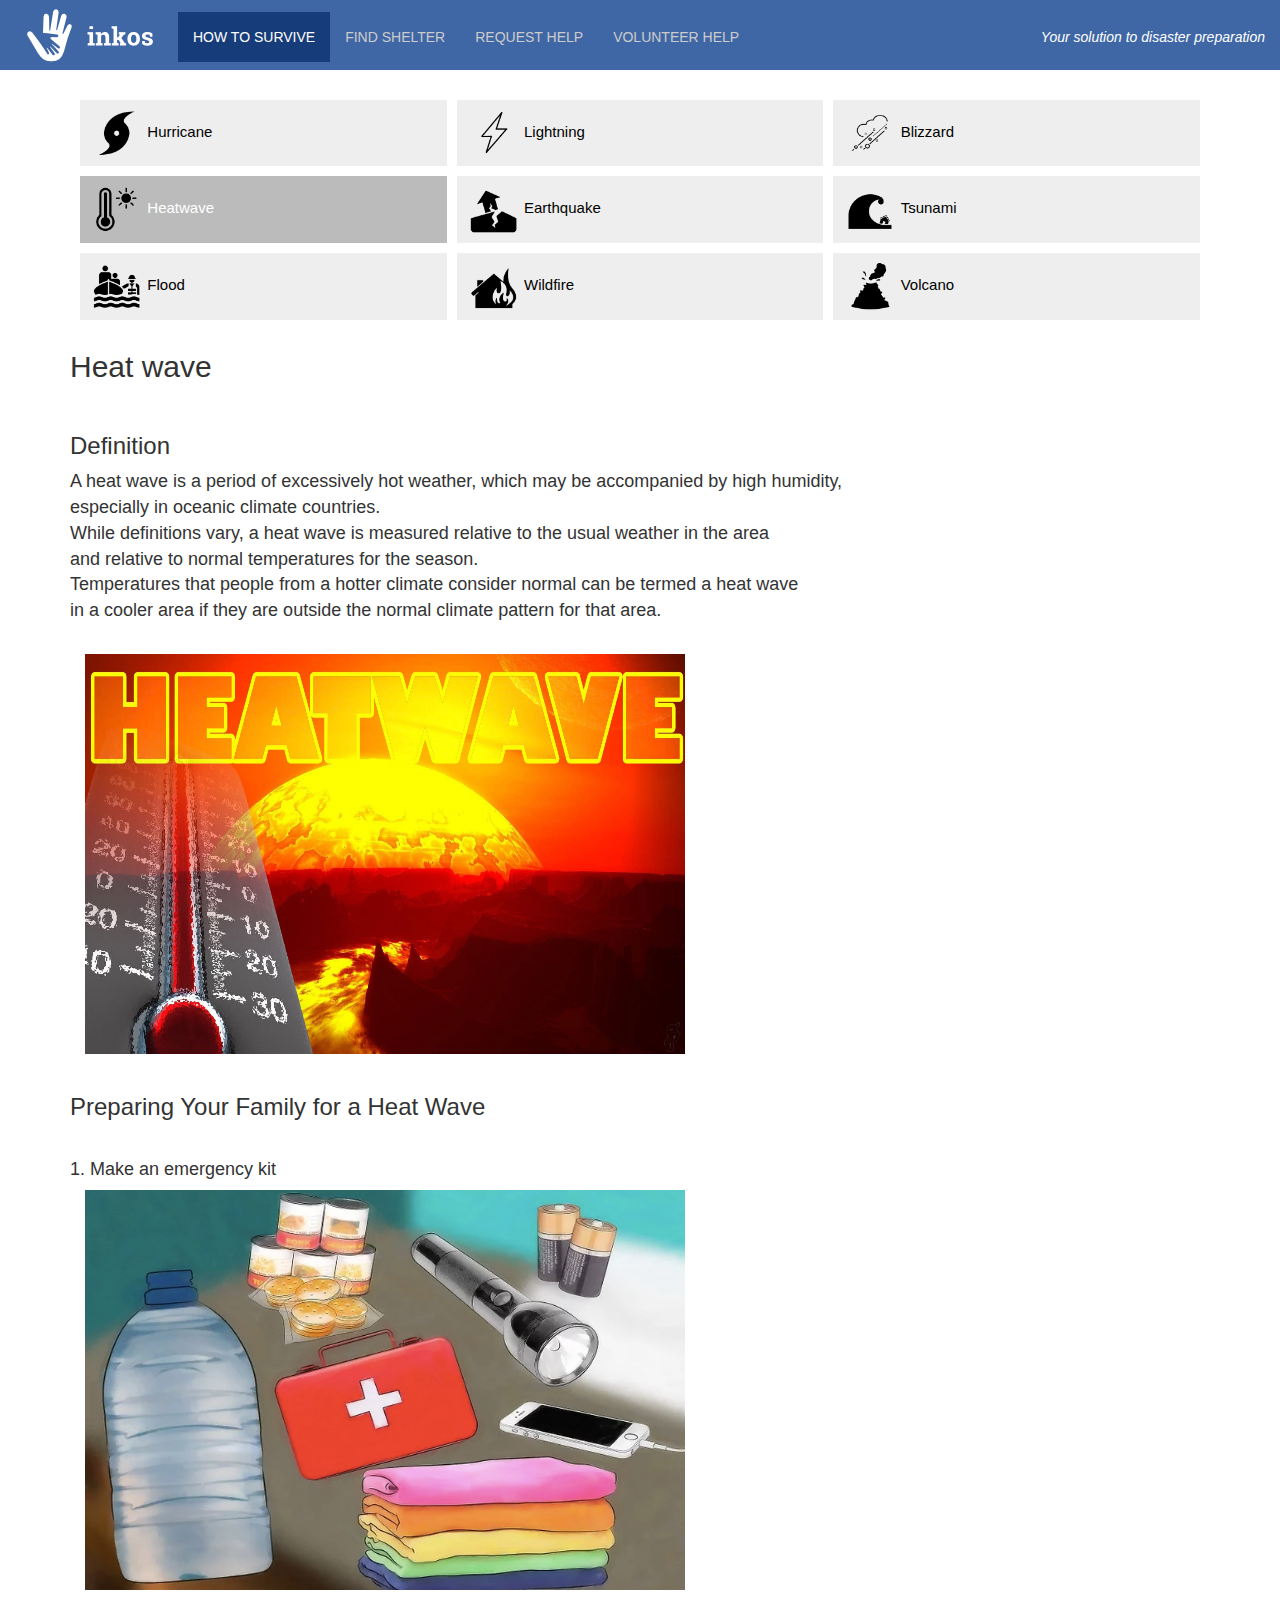
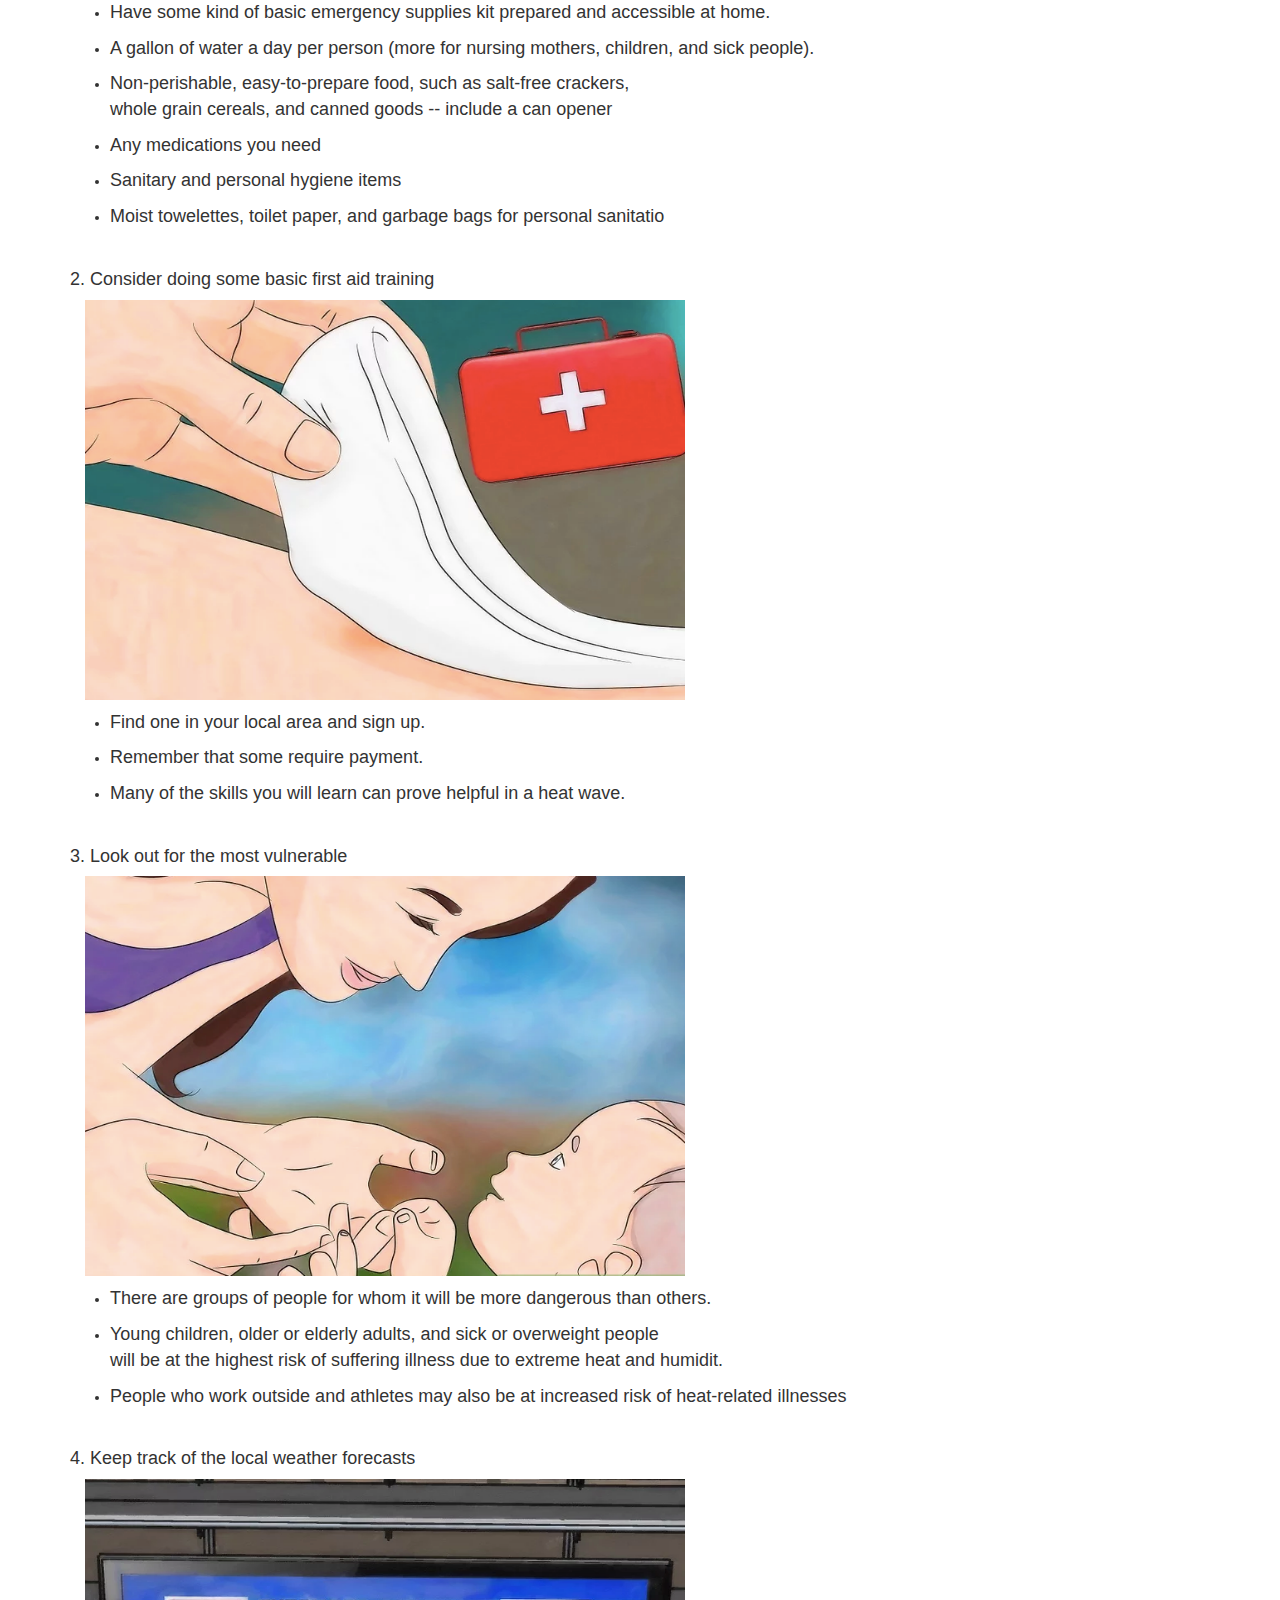
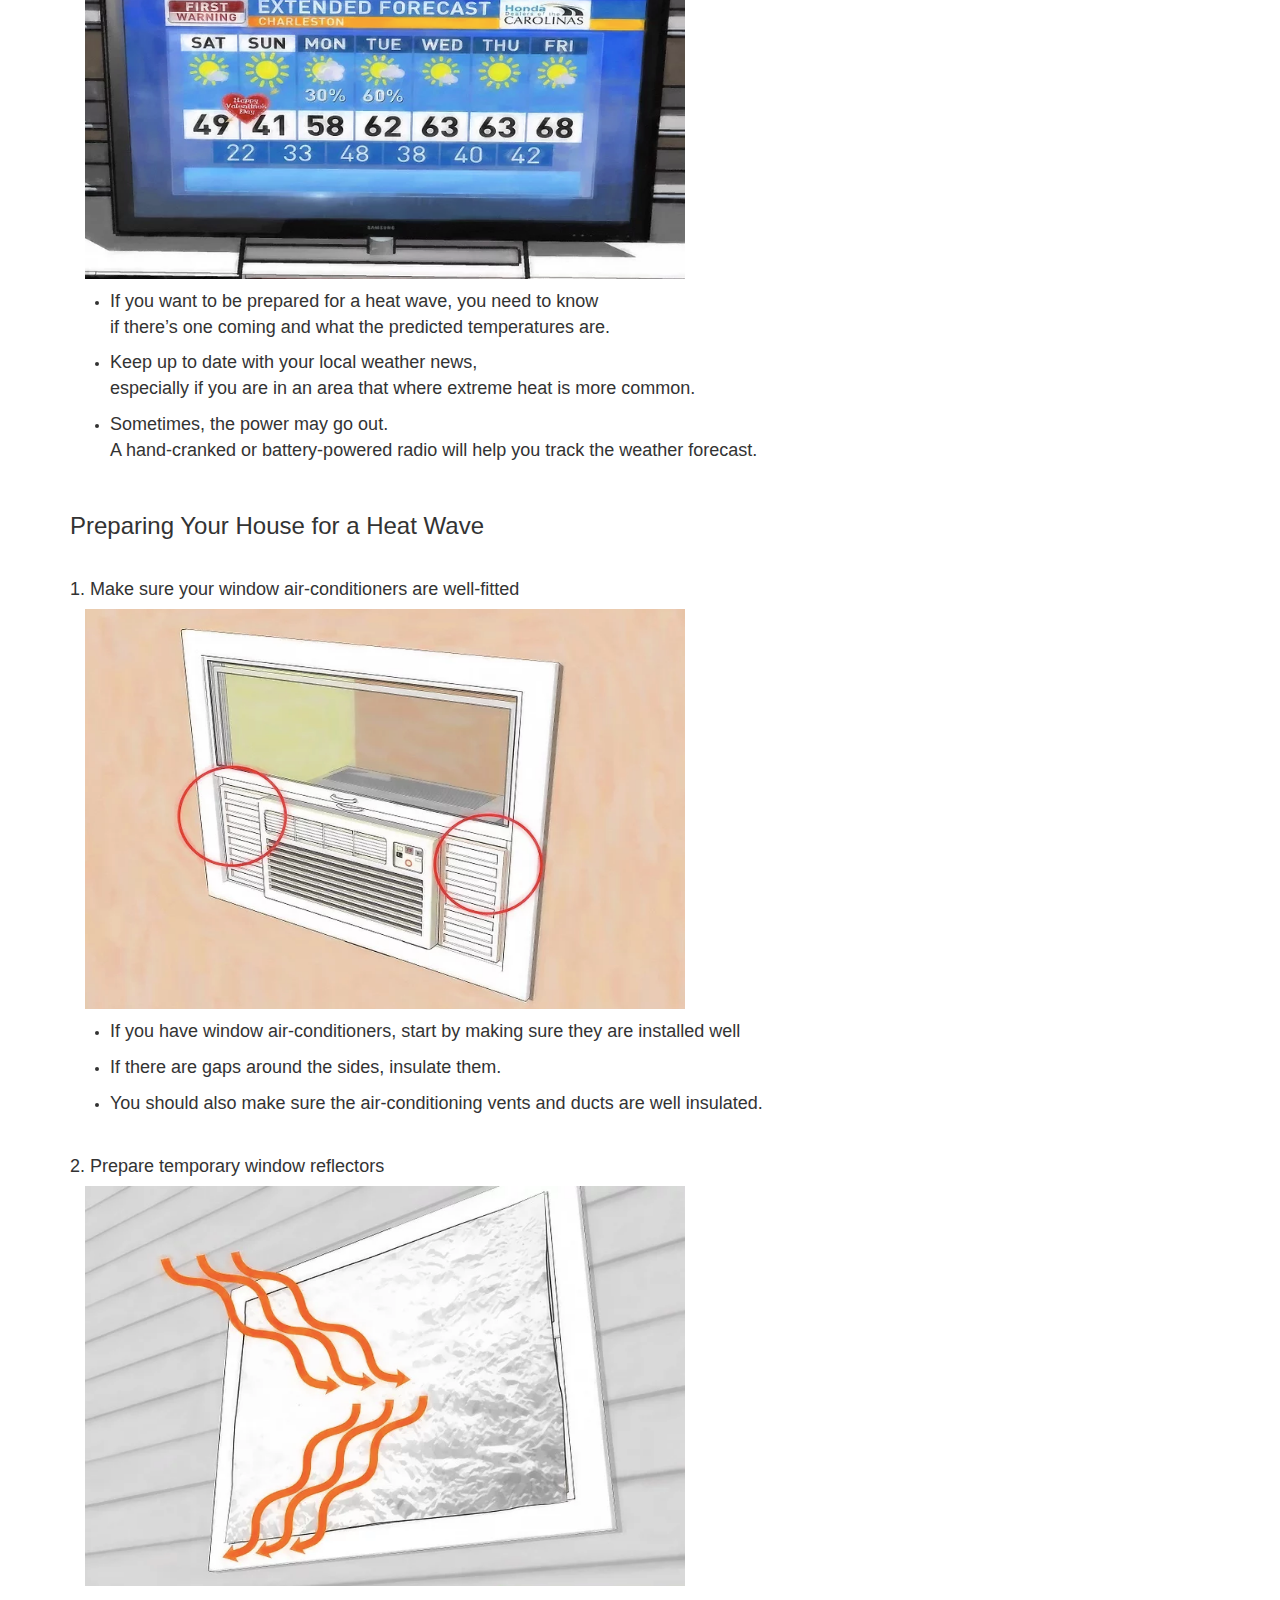
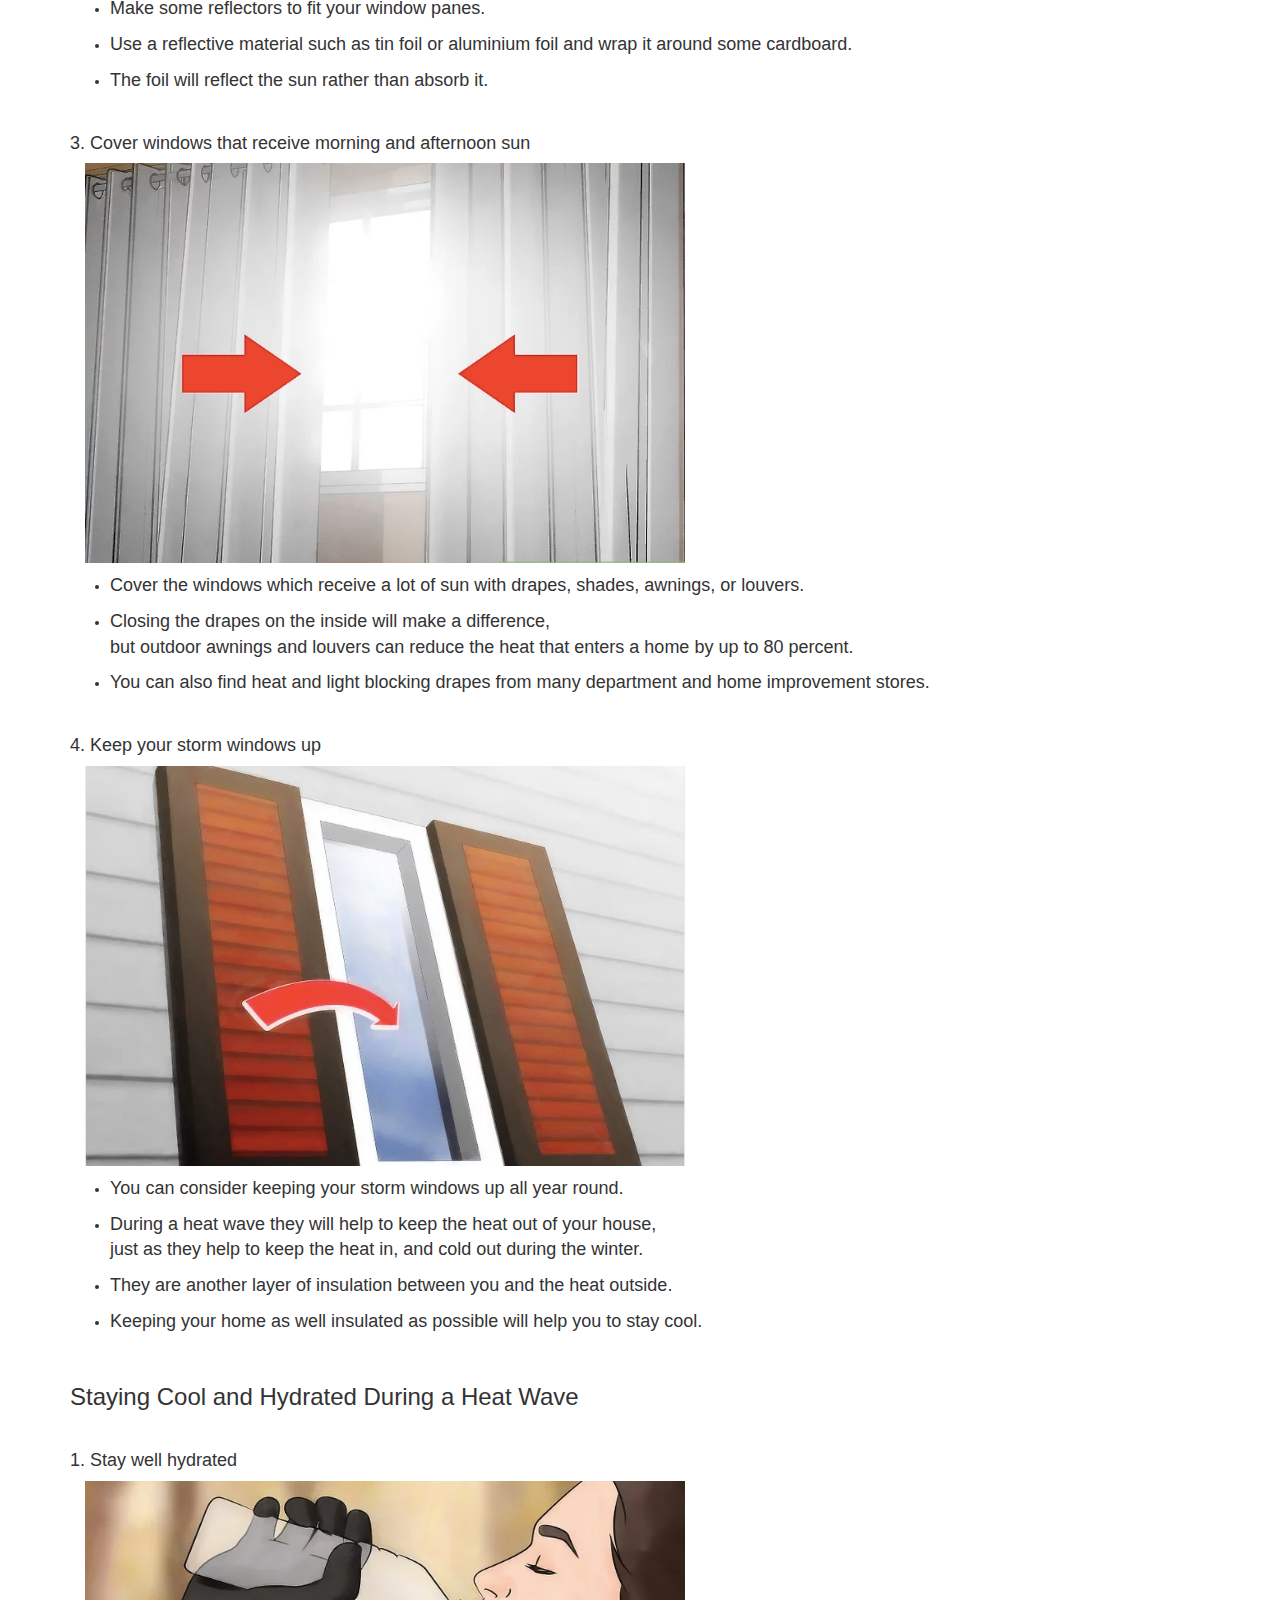
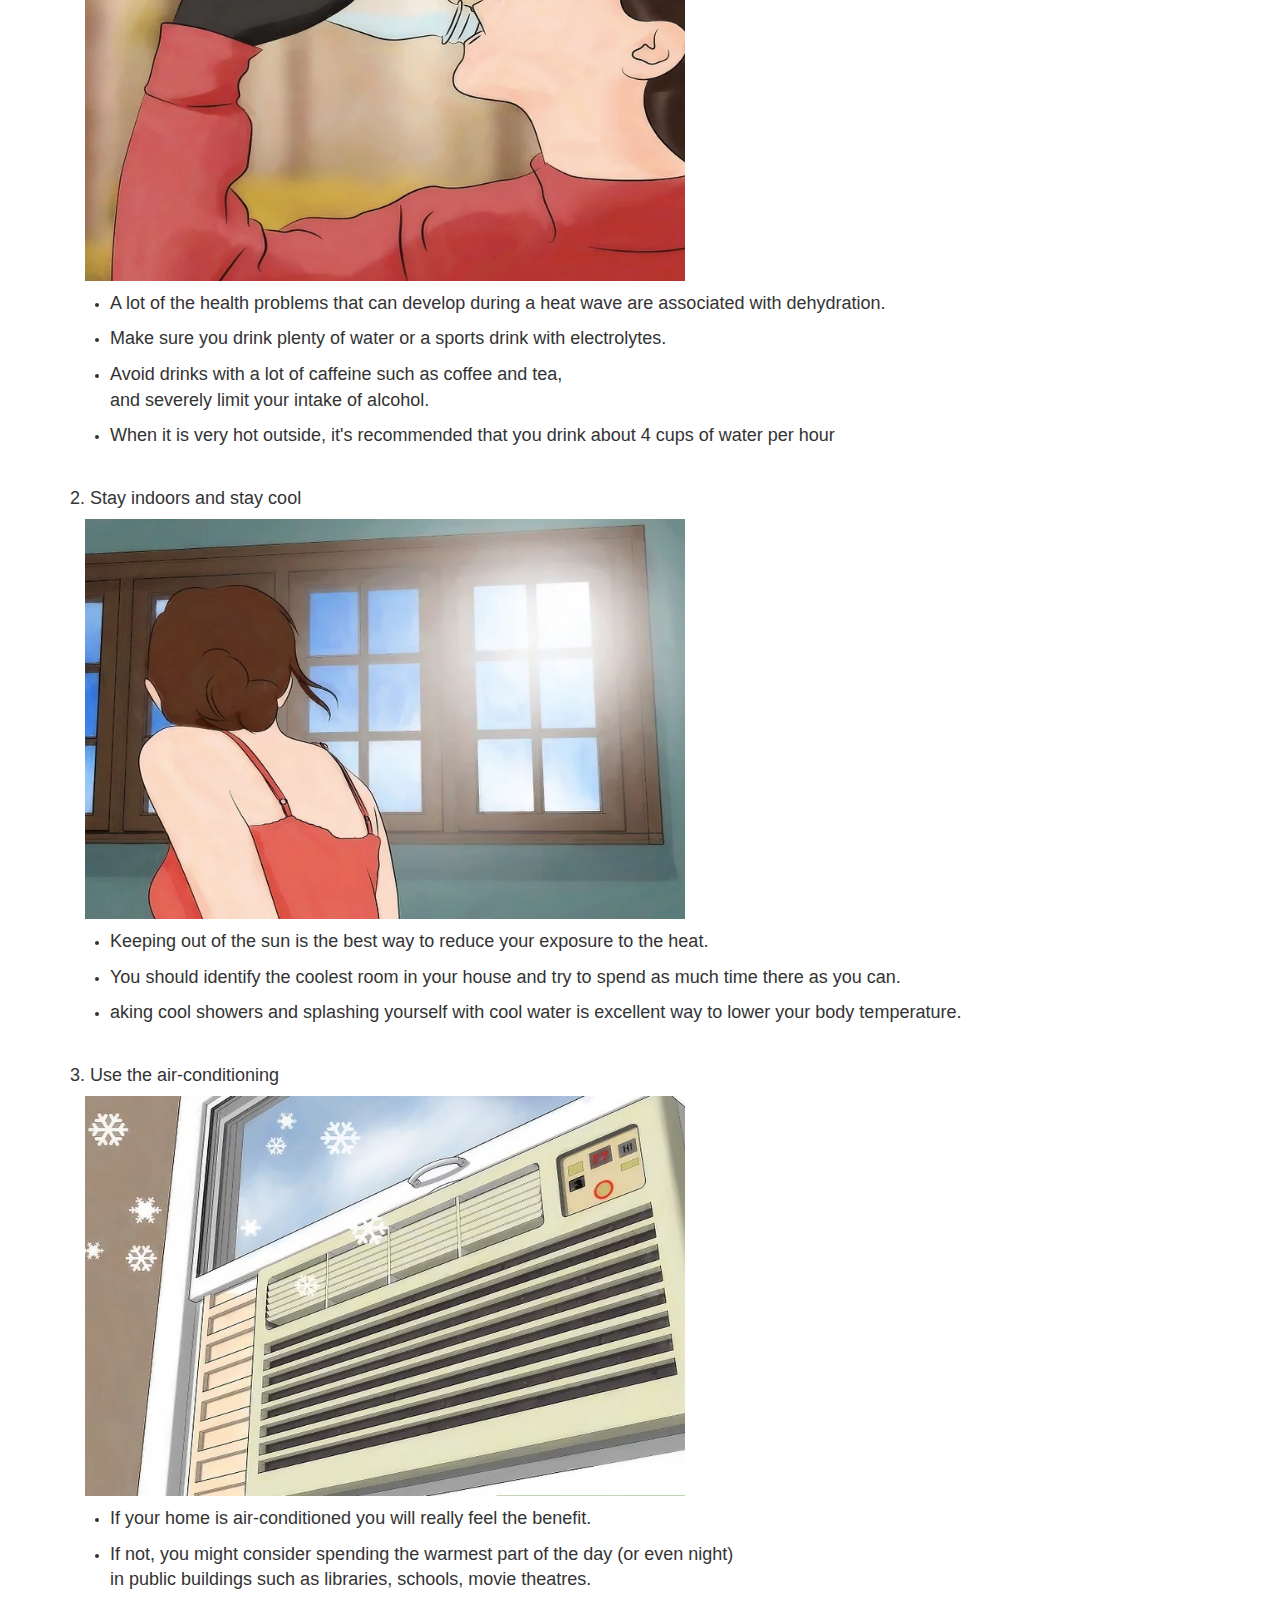
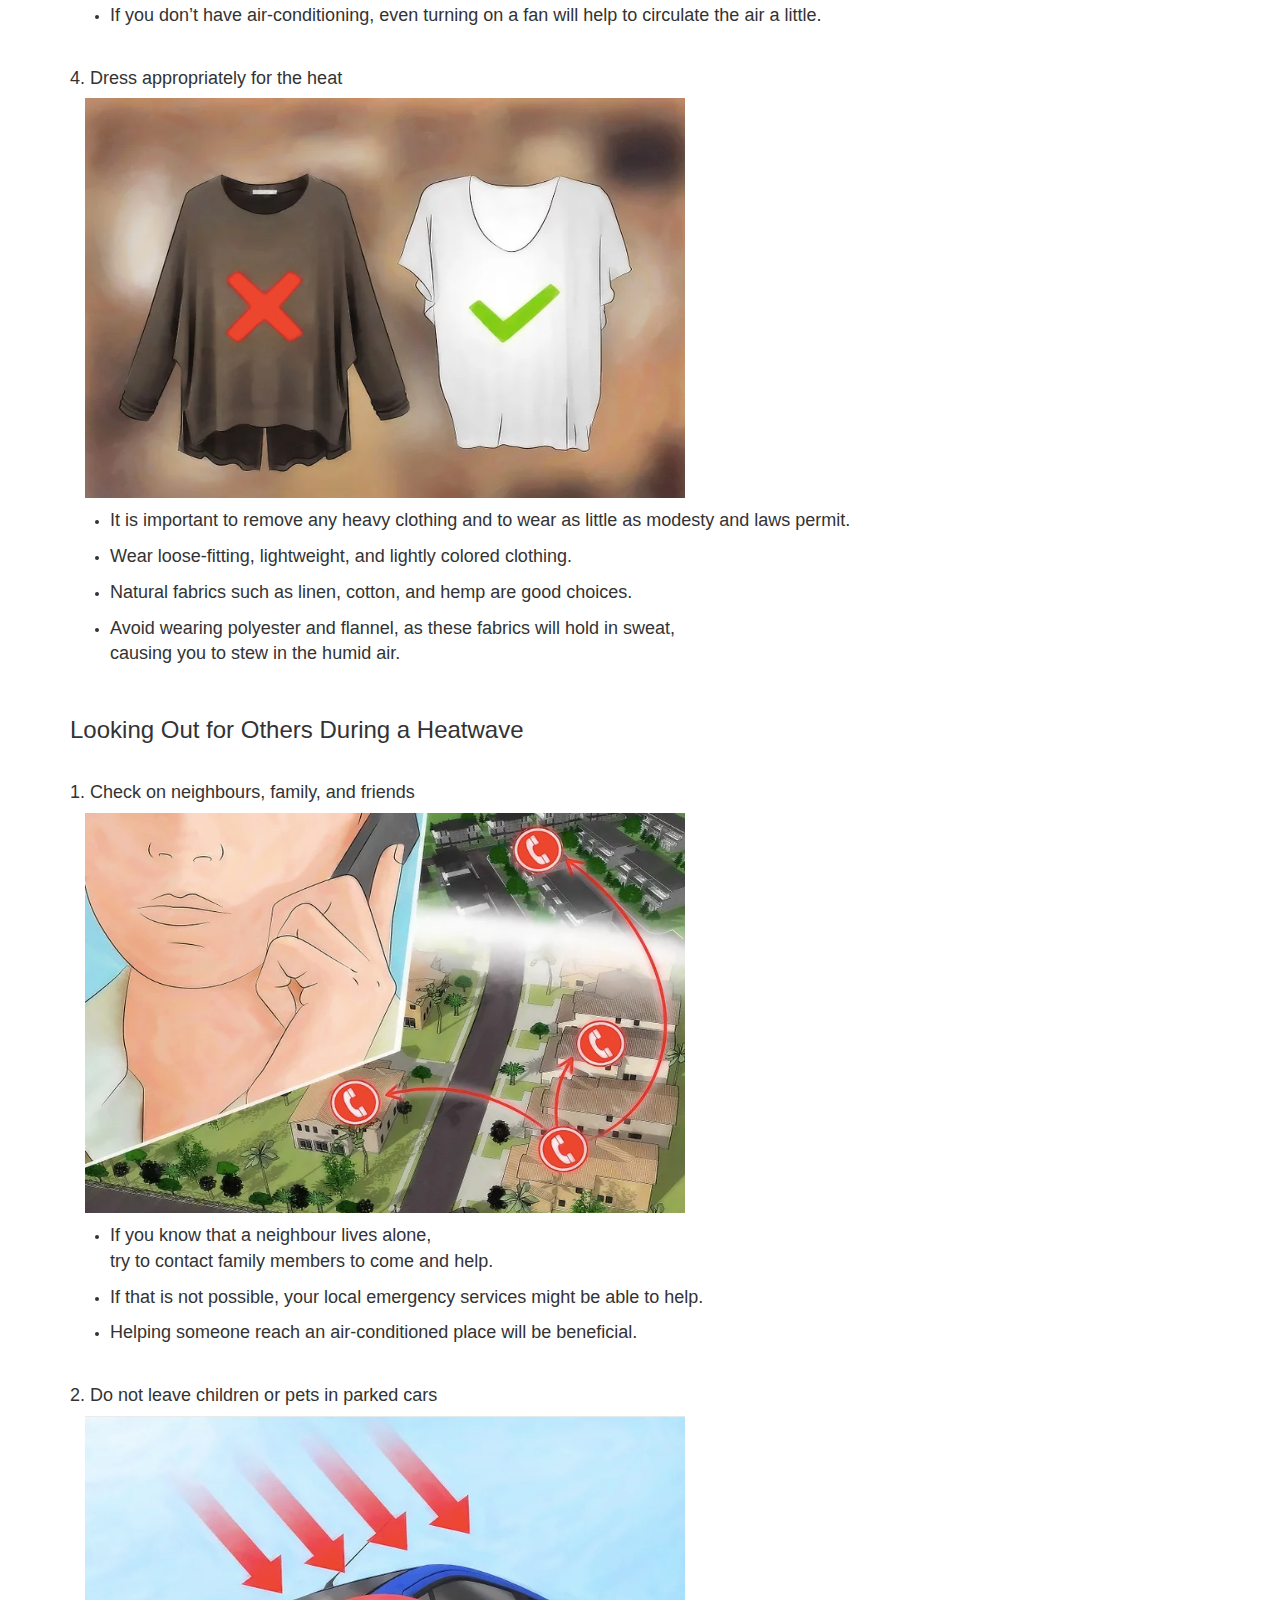
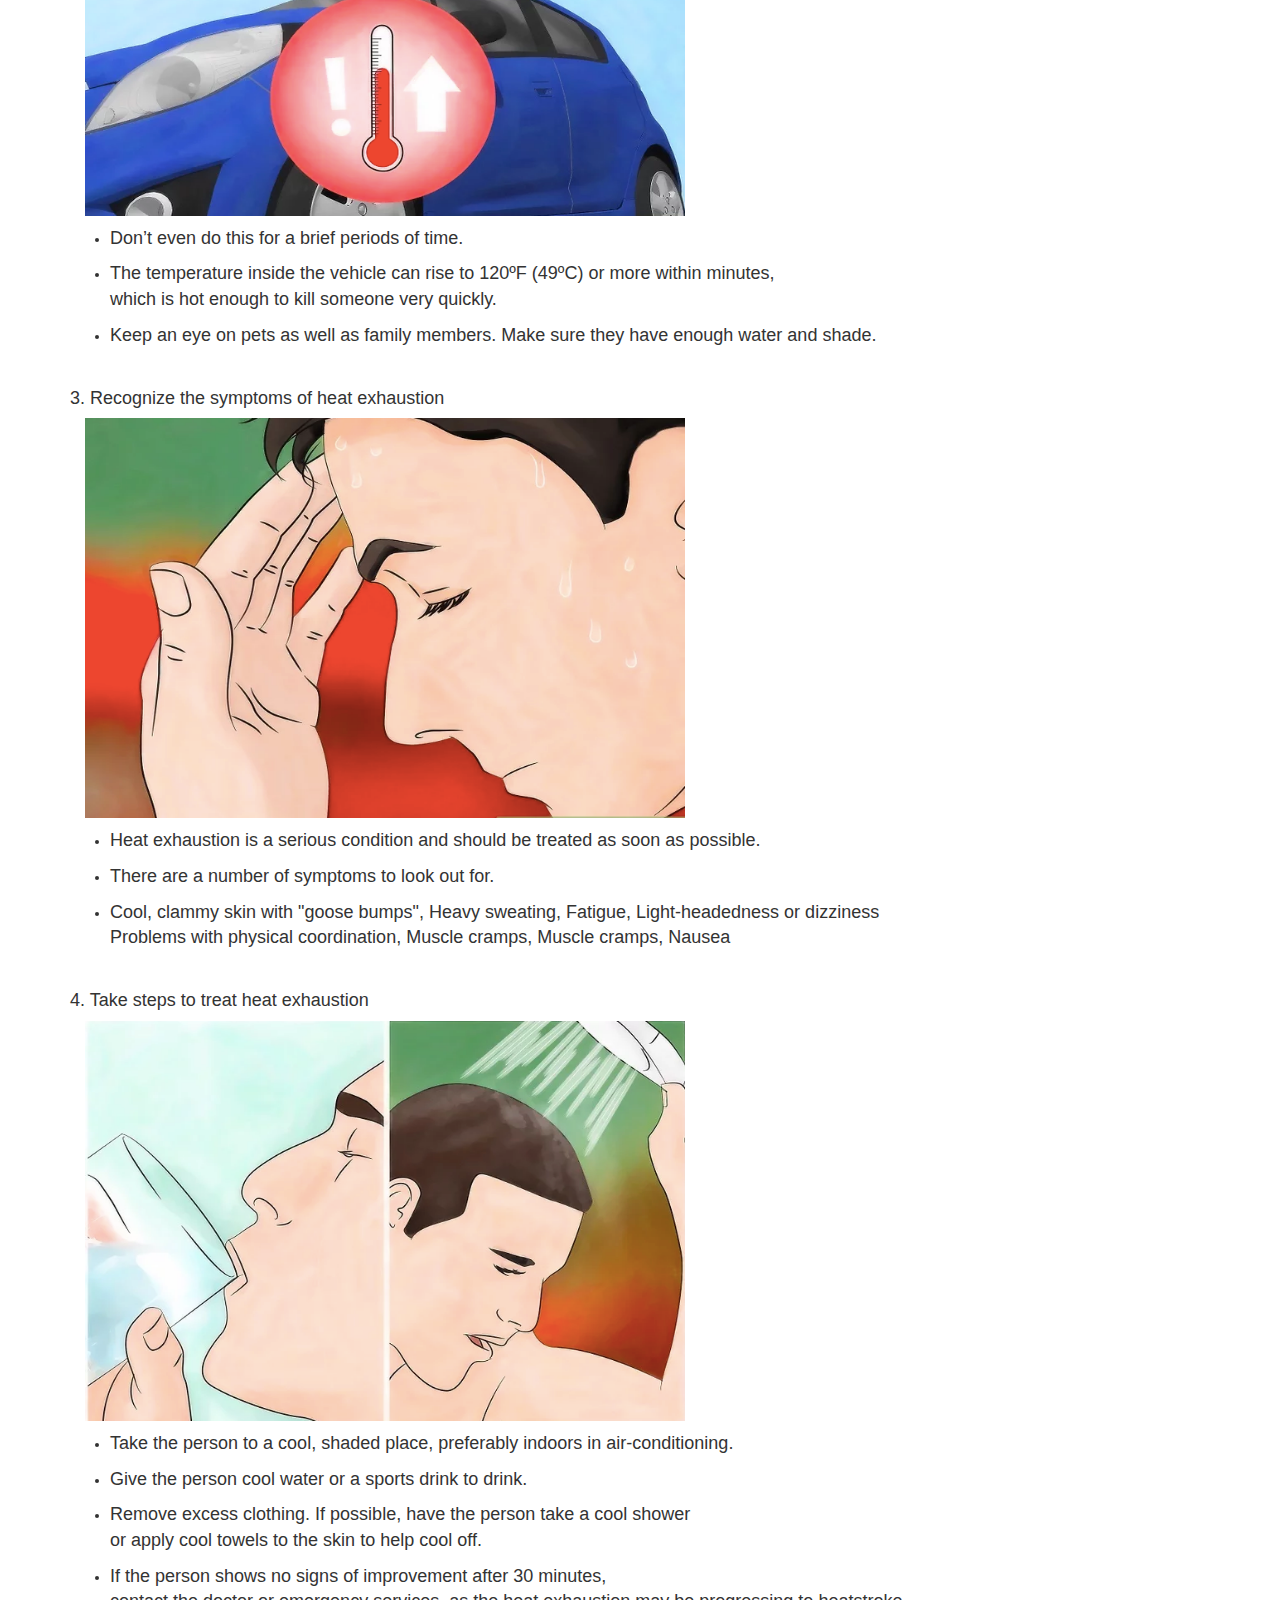
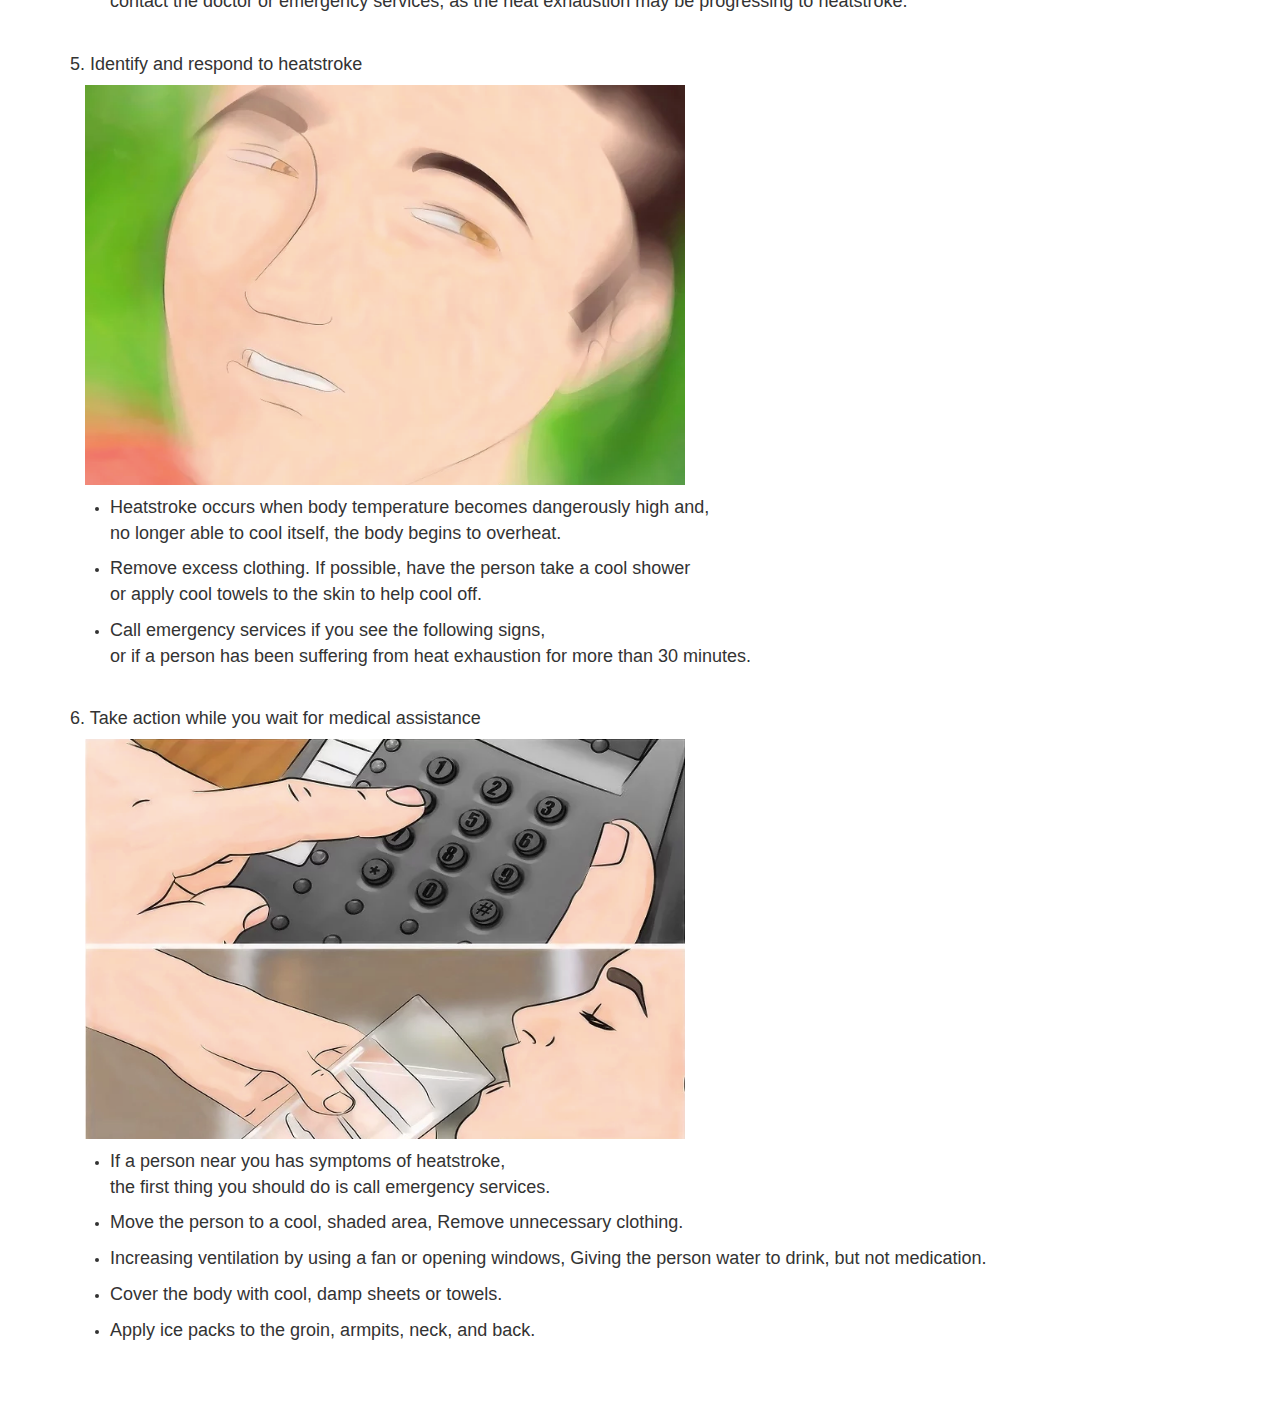
<file: how-to-survive-heatwave.html>
<!DOCTYPE html>
<html lang="en">
<head>
  <title>Welcome to Inkos</title>
  <meta charset="utf-8">
  <meta name="viewport" content="width=device-width, initial-scale=1">
  <link rel="stylesheet" href="https://maxcdn.bootstrapcdn.com/bootstrap/3.3.7/css/bootstrap.min.css">
  <link rel="stylesheet" href="inkos.css">
  <script src="https://ajax.googleapis.com/ajax/libs/jquery/3.2.1/jquery.min.js"></script>
  <script src="https://maxcdn.bootstrapcdn.com/bootstrap/3.3.7/js/bootstrap.min.js"></script>
  <script src="inkos.js"></script>

</head>
<body>

  <!-- Start of navigation bar -->
  <nav class="navbar navbar-inverse navbar-static-top" >
    <div class="container-fluid">
      <div class="navbar-header" id="navBar" >
        <button type="button" class="navbar-toggle" data-toggle="collapse" data-target="#myNavbar">
          <span class="icon-bar"></span>
          <span class="icon-bar"></span>
          <span class="icon-bar"></span>                        
        </button>
        <a class="navbar-brand" href="index.html"><img src ="images/logo.png" id="logo"></a>
      </div>
      <div class="collapse navbar-collapse" id="myNavbar">
        <ul class="nav navbar-nav">
          <li class="active"><a href="how-to-survive.html">HOW TO SURVIVE</a></li>
          <li><a href="find-shelter.html">FIND SHELTER</a></li>
          <li><a href="request-help.html">REQUEST HELP</a></li>
          <li ><a href="volunteer-help.html">VOLUNTEER HELP</a></li>
        </ul>
        <ul class="nav navbar-nav navbar-right">
          <p class="navbar-text slogan">Your solution to disaster preparation </p>
        </ul>
      </div>
    </div>
  </nav>
  <!-- End of navigation bar -->

  <!-- Start of link table -->
  <div class="container">
    <table class="disasters-table" >
      <!-- First row of link table -->
      <tr>
        <!-- First link -->
        <th class="disasters-cell">
          <a href="how-to-survive-hurricane.html">
            <img src="images/disaster-hurricane.png" class="image-icon">
            <p class="text-icon">Hurricane</p>
          </a>
        </th>

        <!-- Second Link -->
        <th class="disasters-cell">
          <a href="how-to-survive-lightning.html">
            <img src="images/disaster-lightning.png" class="image-icon">
            <p class="text-icon">Lightning</p>
          </a>
        </th>

        <!-- Third Link -->
        <th class="disasters-cell">
          <a href="how-to-survive-blizzard.html">
            <img src="images/disaster-blizzard.png" class="image-icon">
            <p class="text-icon">Blizzard</p>
          </a>
        </th>
      </tr>

      <!-- Second row of link table -->
      <tr>
        <!-- First link -->
        <th class="disasters-cell selected">
          <a href="how-to-survive-heatwave.html">
            <img src="images/disaster-heatwave.png" class="image-icon">
            <p class="text-icon">Heatwave</p>
          </a>
        </th>

        <!-- Second Link -->
        <th class="disasters-cell">
          <a href="how-to-survive-earthquake.html">
            <img src="images/disaster-earthquake.png" class="image-icon">
            <p class="text-icon">Earthquake</p>
          </a>
        </th>

        <!-- Third Link -->
        <th class="disasters-cell">
          <a href="how-to-survive-tsunami.html">
            <img src="images/disaster-tsunami.png" class="image-icon">
            <p class="text-icon">Tsunami</p>
          </a>
        </th>
      </tr>

      <!-- Third row of link table -->
      <tr>
        <!-- First link -->
        <th class="disasters-cell">
          <a href="how-to-survive-flood.html">
            <img src="images/disaster-flood.png" class="image-icon">
            <p class="text-icon">Flood</p>
          </a>
        </th>

        <!-- Second Link -->
        <th class="disasters-cell">
          <a href="how-to-survive-wildfire.html">
            <img src="images/disaster-wildfire.png" class="image-icon">
            <p class="text-icon">Wildfire</p>
          </a>
        </th>

        <!-- Third Link -->
        <th class="disasters-cell">
          <a href="how-to-survive-volcano.html">
            <img src="images/disaster-volcano.png" class="image-icon">
            <p class="text-icon">Volcano</p>
          </a>
        </th>
      </tr>
    </table>
  </div>


  <div class="container">
    <h2 class="pageTitle">Heat wave</h2>
      <br>
    <h3 class="pageTitle">Definition</h3>
    <div class="text-box">
      <p>A heat wave is a period of excessively hot weather, which may be accompanied by high humidity,<br> 
        especially in oceanic climate countries. <br>
        While definitions vary, a heat wave is measured relative to the usual weather in the area<br>
         and relative to normal temperatures for the season. <br>
         Temperatures that people from a hotter climate consider normal can be termed a heat wave <br>
         in a cooler area if they are outside the normal climate pattern for that area.
    </div>
    <br>

    <div class="container">
        <img src="images/heatwave.jpg" alt="hurricane1" style="width:600px; height:400px;">
    </div>
    <br>

    <h3 class="pageTitle">Preparing Your Family for a Heat Wave </h3>
    <br>

    <h4>1. Make an emergency kit</h4>
    <div class="container">
        <img src="images/survive-heatwave1.png" alt="hurricane1" style="width:600px; height:400px; margin-bottom: 10px;">
    </div>
    <ul><li><p class="text-box">Have some kind of basic emergency supplies kit prepared and accessible at home.</p>
    </li><li><p class="text-box"> A gallon of water a day per person (more for nursing mothers, children, and sick people).</p>
    </li><li><p class="text-box">Non-perishable, easy-to-prepare food, such as salt-free crackers, <br>whole grain cereals, and canned goods -- include a can opener</p>
    </li><li><p class="text-box">Any medications you need</p>
    </li><li><p class="text-box">Sanitary and personal hygiene items</p>
    </li><li><p class="text-box">Moist towelettes, toilet paper, and garbage bags for personal sanitatio</p>
    </li></ul><br>

    <h4>2. Consider doing some basic first aid training</h4>
    <div class="container">
        <img src="images/survive-heatwave2.png" alt="hurricane1" style="width:600px; height:400px; margin-bottom: 10px;">
    </div>
    <ul><li><p class="text-box">Find one in your local area and sign up.</p>
    </li><li><p class="text-box">Remember that some require payment.</p>
    </li><li><p class="text-box">Many of the skills you will learn can prove helpful in a heat wave.</p>
    </li></ul><br>

    <h4>3. Look out for the most vulnerable</h4>
    <div class="container">
        <img src="images/survive-heatwave3.png" alt="hurricane1" style="width:600px; height:400px; margin-bottom: 10px;">
    </div>
    <ul><li><p class="text-box">There are groups of people for whom it will be more dangerous than others.</p>
    </li><li><p class="text-box">Young children, older or elderly adults, and sick or overweight people <br>
    will be at the highest risk of suffering illness due to extreme heat and humidit.</p>
    </li><li><p class="text-box">People who work outside and athletes may also be at increased risk of heat-related illnesses</p>
    </li></ul><br>

    <h4>4. Keep track of the local weather forecasts</h4>
    <div class="container">
        <img src="images/survive-heatwave4.png" alt="hurricane1" style="width:600px; height:400px; margin-bottom: 10px;">
    </div>
    <ul><li><p class="text-box">If you want to be prepared for a heat wave, you need to know <br>if there’s one coming and what the predicted temperatures are.</p>
    </li><li><p class="text-box">Keep up to date with your local weather news, <br>
    especially if you are in an area that where extreme heat is more common.</p>
    </li><li><p class="text-box">Sometimes, the power may go out. <br>A hand-cranked or battery-powered radio will help you track the weather forecast.</p>
    
    </li></ul><br>

    <h3 class="pageTitle">Preparing Your House for a Heat Wave </h3>
    <br>

    <h4>1. Make sure your window air-conditioners are well-fitted</h4>
    <div class="container">
        <img src="images/survive-heatwave5.png" alt="hurricane1" style="width:600px; height:400px; margin-bottom: 10px;">
    </div>
    <ul><li><p class="text-box"> If you have window air-conditioners, start by making sure they are installed well</p>
    </li><li><p class="text-box">  If there are gaps around the sides, insulate them.</p>
    </li><li><p class="text-box">You should also make sure the air-conditioning vents and ducts are well insulated.</p>
    </li></ul><br>

    <h4>2. Prepare temporary window reflectors</h4>
    <div class="container">
        <img src="images/survive-heatwave6.png" alt="hurricane1" style="width:600px; height:400px; margin-bottom: 10px;">
    </div>
    <ul><li><p class="text-box">Make some reflectors to fit your window panes.</p>
    </li><li><p class="text-box">Use a reflective material such as tin foil or aluminium foil and wrap it around some cardboard.</p>
    </li><li><p class="text-box">The foil will reflect the sun rather than absorb it.</p>
    </li></ul><br>

    <h4>3. Cover windows that receive morning and afternoon sun</h4>
    <div class="container">
        <img src="images/survive-heatwave7.png" alt="hurricane1" style="width:600px; height:400px; margin-bottom: 10px;">
    </div>
    <ul><li><p class="text-box">Cover the windows which receive a lot of sun with drapes, shades, awnings, or louvers.</p>
    </li><li><p class="text-box"> Closing the drapes on the inside will make a difference, <br>but outdoor awnings and louvers can reduce the heat that enters a home by up to 80 percent.</p>
    </li><li><p class="text-box">You can also find heat and light blocking drapes from many department and home improvement stores.</p>
    </li></ul><br>

    <h4>4. Keep your storm windows up</h4>
    <div class="container">
        <img src="images/survive-heatwave8.png" alt="hurricane1" style="width:600px; height:400px; margin-bottom: 10px;">
    </div>
    <ul><li><p class="text-box">You can consider keeping your storm windows up all year round.</p>
    </li><li><p class="text-box"> During a heat wave they will help to keep the heat out of your house,<br> just as they help to keep the heat in, and cold out during the winter.</p>
    </li><li><p class="text-box">They are another layer of insulation between you and the heat outside.</p>
    </li><li><p class="text-box">Keeping your home as well insulated as possible will help you to stay cool.</p>
    </li></ul><br>


    <h3 class="pageTitle">Staying Cool and Hydrated During a Heat Wave </h3>
    <br>

    <h4>1. Stay well hydrated</h4>
    <div class="container">
        <img src="images/survive-heatwave9.png" alt="hurricane1" style="width:600px; height:400px; margin-bottom: 10px;">
    </div>
    <ul><li><p class="text-box">A lot of the health problems that can develop during a heat wave are associated with dehydration.</p>
    </li><li><p class="text-box"> Make sure you drink plenty of water or a sports drink with electrolytes.</p>
    </li><li><p class="text-box">Avoid drinks with a lot of caffeine such as coffee and tea, <br>and severely limit your intake of alcohol.</p>
    </li><li><p class="text-box">When it is very hot outside, it's recommended that you drink about 4 cups of water per hour</p>
    </li></ul><br>

    <h4>2. Stay indoors and stay cool</h4>
    <div class="container">
        <img src="images/survive-heatwave10.png" alt="hurricane1" style="width:600px; height:400px; margin-bottom: 10px;">
    </div>
    <ul><li><p class="text-box">Keeping out of the sun is the best way to reduce your exposure to the heat.</p>
    </li><li><p class="text-box">You should identify the coolest room in your house and try to spend as much time there as you can.</p>
    </li><li><p class="text-box"> aking cool showers and splashing yourself with cool water is excellent way to lower your body temperature.</p>
    </li></ul><br>

    <h4>3. Use the air-conditioning</h4>
    <div class="container">
        <img src="images/survive-heatwave11.png" alt="hurricane1" style="width:600px; height:400px; margin-bottom: 10px;">
    </div>
    <ul><li><p class="text-box">If your home is air-conditioned you will really feel the benefit.</p>
    </li><li><p class="text-box">If not, you might consider spending the warmest part of the day (or even night) <br>in public buildings such as libraries, schools, movie theatres.</p>
    </li><li><p class="text-box">  If you don’t have air-conditioning, even turning on a fan will help to circulate the air a little.</p>
    </li></ul><br>

    <h4>4. Dress appropriately for the heat</h4>
    <div class="container">
        <img src="images/survive-heatwave12.png" alt="hurricane1" style="width:600px; height:400px; margin-bottom: 10px;">
    </div>
    <ul><li><p class="text-box">It is important to remove any heavy clothing and to wear as little as modesty and laws permit.</p>
    </li><li><p class="text-box">Wear loose-fitting, lightweight, and lightly colored clothing.</p>
    </li><li><p class="text-box"> Natural fabrics such as linen, cotton, and hemp are good choices.</p>
    </li><li><p class="text-box"> Avoid wearing polyester and flannel, as these fabrics will hold in sweat, <br>causing you to stew in the humid air.</p>
    </li></ul><br>


<h3 class="pageTitle">Looking Out for Others During a Heatwave </h3>
    <br>

    <h4>1. Check on neighbours, family, and friends</h4>
    <div class="container">
        <img src="images/survive-heatwave13.png" alt="hurricane1" style="width:600px; height:400px; margin-bottom: 10px;">
    </div>
    <ul><li><p class="text-box"> If you know that a neighbour lives alone,<br>try to contact family members to come and help.</p>
    </li><li><p class="text-box"> If that is not possible, your local emergency services might be able to help.</p>
    </li><li><p class="text-box">Helping someone reach an air-conditioned place will be beneficial.</p>
    </li></ul><br>

    <h4>2. Do not leave children or pets in parked cars</h4>
    <div class="container">
        <img src="images/survive-heatwave14.png" alt="hurricane1" style="width:600px; height:400px; margin-bottom: 10px;">
    </div>
    <ul><li><p class="text-box">Don’t even do this for a brief periods of time.</p>
    </li><li><p class="text-box">The temperature inside the vehicle can rise to 120ºF (49ºC) or more within minutes, <br>which is hot enough to kill someone very quickly.</p>
    </li><li><p class="text-box"> Keep an eye on pets as well as family members. Make sure they have enough water and shade.</p>
    </li></ul><br>

    <h4>3. Recognize the symptoms of heat exhaustion</h4>
    <div class="container">
        <img src="images/survive-heatwave15.png" alt="hurricane1" style="width:600px; height:400px; margin-bottom: 10px;">
    </div>
    <ul><li><p class="text-box">Heat exhaustion is a serious condition and should be treated as soon as possible.</p>
    </li><li><p class="text-box">There are a number of symptoms to look out for.</p>
    </li><li><p class="text-box"> Cool, clammy skin with "goose bumps", Heavy sweating, Fatigue, Light-headedness or dizziness<br>
    Problems with physical coordination, Muscle cramps, Muscle cramps, Nausea</p>
    </li></ul><br>

    <h4>4. Take steps to treat heat exhaustion</h4>
    <div class="container">
        <img src="images/survive-heatwave16.png" alt="hurricane1" style="width:600px; height:400px; margin-bottom: 10px;">
    </div>
    <ul><li><p class="text-box">Take the person to a cool, shaded place, preferably indoors in air-conditioning.</p>
    </li><li><p class="text-box">Give the person cool water or a sports drink to drink.</p>
    </li><li><p class="text-box"> Remove excess clothing. If possible, have the person take a cool shower <br>or apply cool towels to the skin to help cool off.</p>
    </li><li><p class="text-box"> If the person shows no signs of improvement after 30 minutes, <br>
    contact the doctor or emergency services, as the heat exhaustion may be progressing to heatstroke.</p>
    </li></ul><br>

    <h4>5. Identify and respond to heatstroke</h4>
    <div class="container">
        <img src="images/survive-heatwave17.png" alt="hurricane1" style="width:600px; height:400px; margin-bottom: 10px;">
    </div>
    <ul><li><p class="text-box">Heatstroke occurs when body temperature becomes dangerously high and, <br>no longer able to cool itself, the body begins to overheat.</p>
    </li><li><p class="text-box"> Remove excess clothing. If possible, have the person take a cool shower <br>or apply cool towels to the skin to help cool off.</p>
    </li><li><p class="text-box"> Call emergency services if you see the following signs, <br>or if a person has been suffering from heat exhaustion for more than 30 minutes.</p>
    </li></ul><br>

    <h4>6. Take action while you wait for medical assistance</h4>
    <div class="container">
        <img src="images/survive-heatwave18.png" alt="hurricane1" style="width:600px; height:400px; margin-bottom: 10px;">
    </div>
    <ul><li><p class="text-box">If a person near you has symptoms of heatstroke, <br>the first thing you should do is call emergency services.</p>
    </li><li><p class="text-box"> Move the person to a cool, shaded area, Remove unnecessary clothing.</p>
    </li><li><p class="text-box"> Increasing ventilation by using a fan or opening windows, Giving the person water to drink, but not medication.</p>
    </li><li><p class="text-box"> Cover the body with cool, damp sheets or towels. </p>
    </li><li><p class="text-box"> Apply ice packs to the groin, armpits, neck, and back.</p>
    </li></ul><br>





  <br>
  <br>
  </div>

    


  

  


</body>
</file>
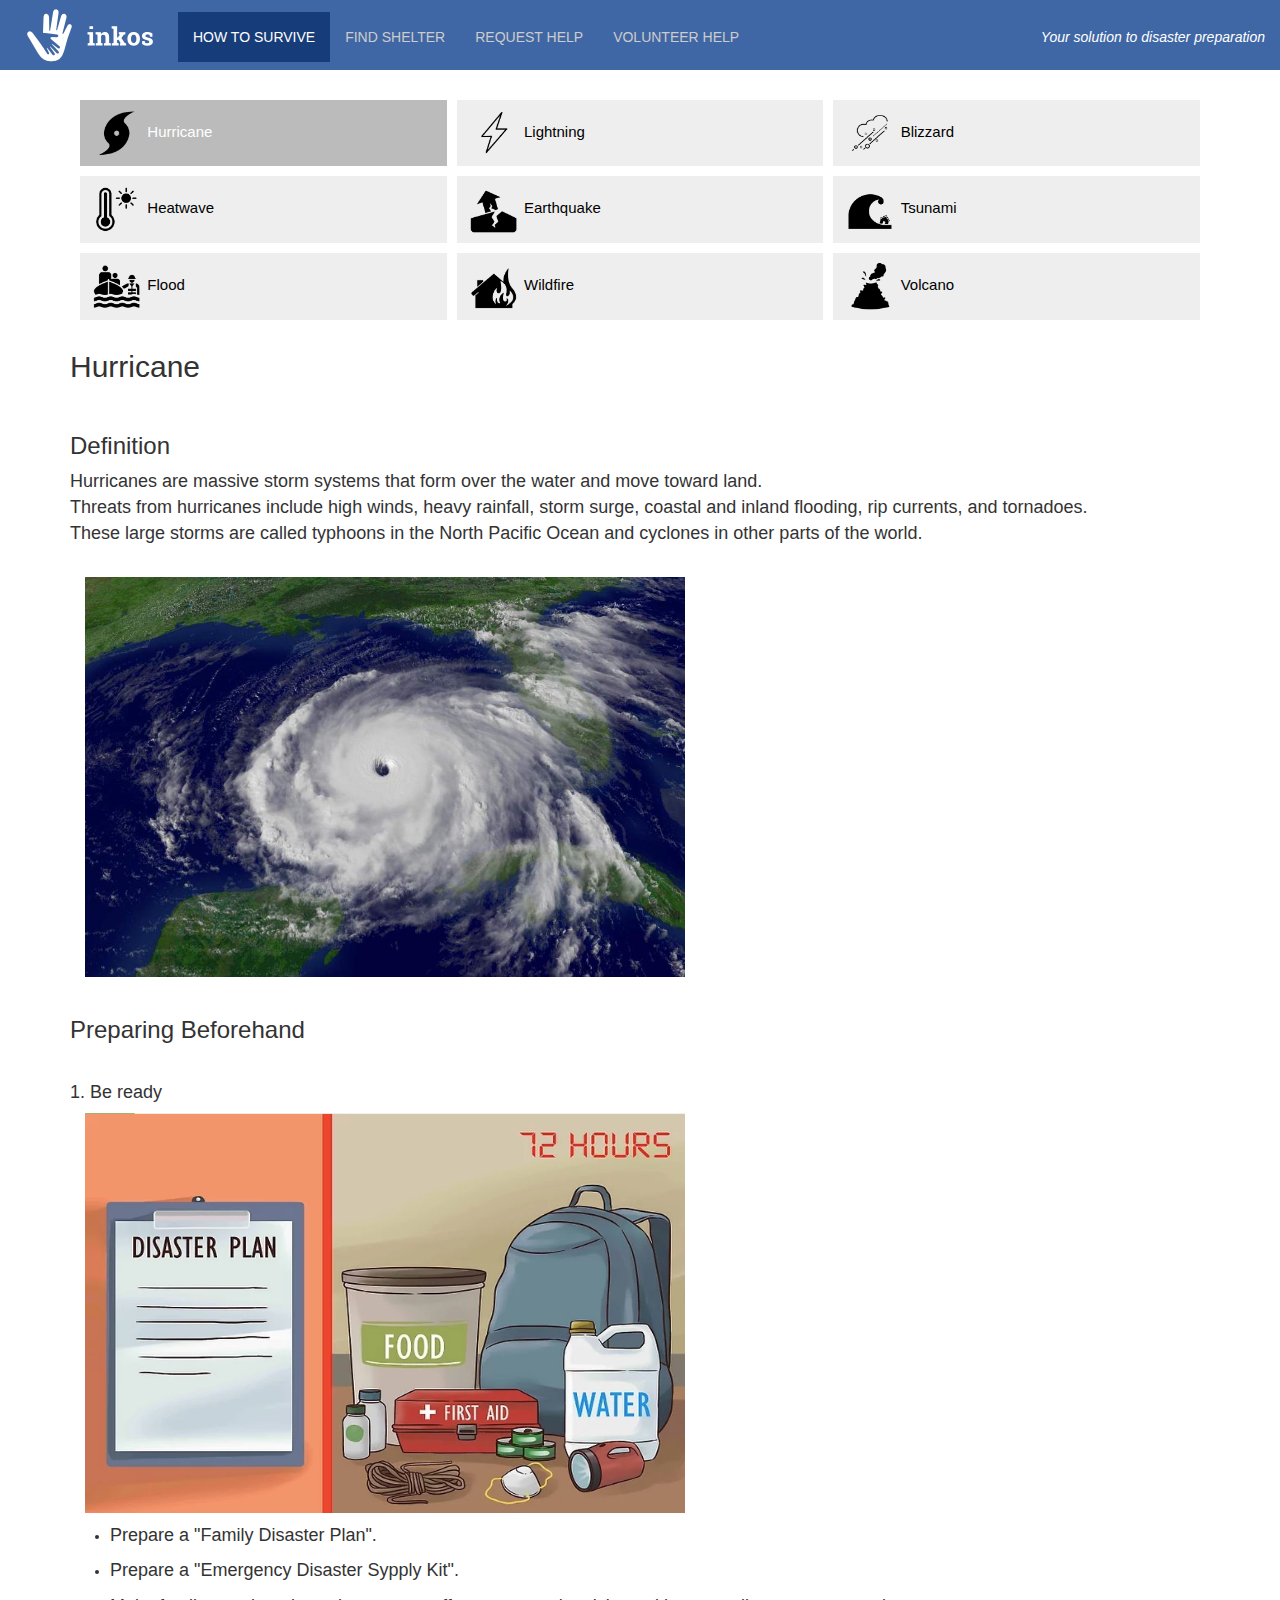
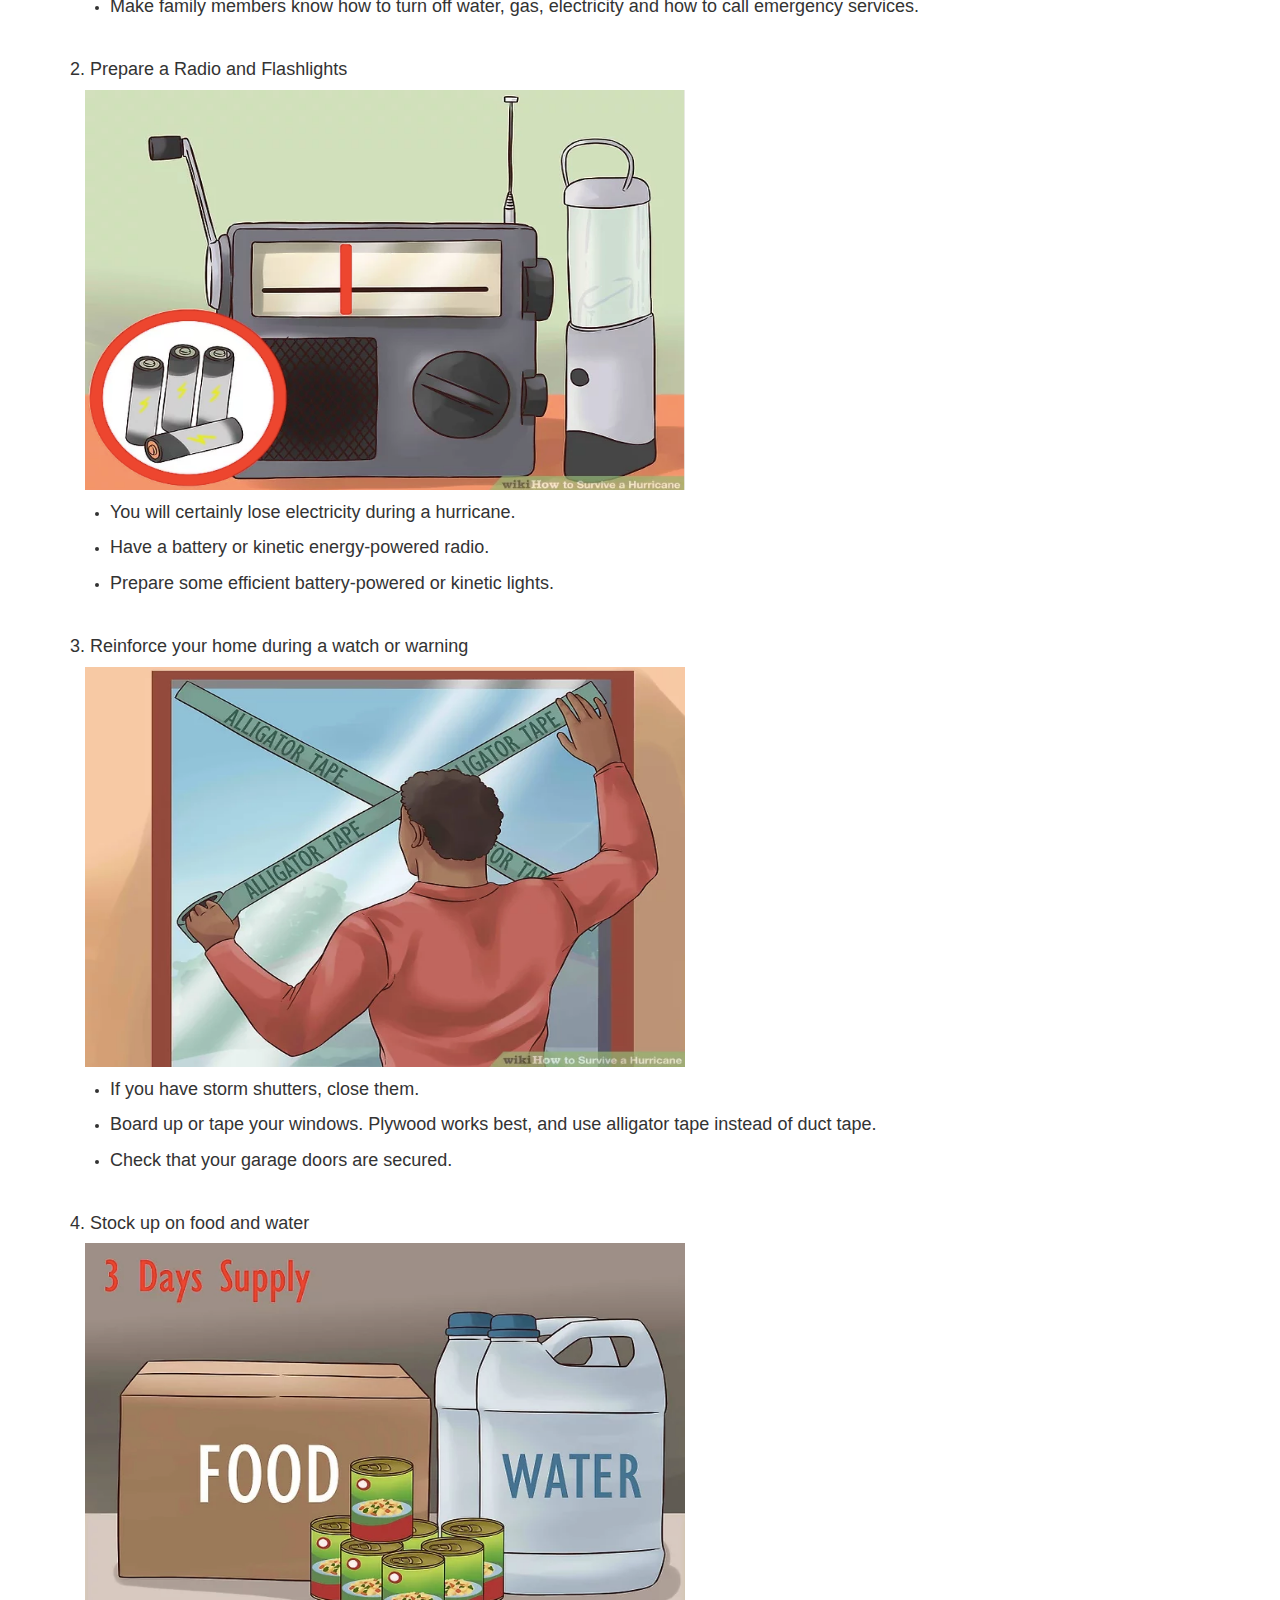
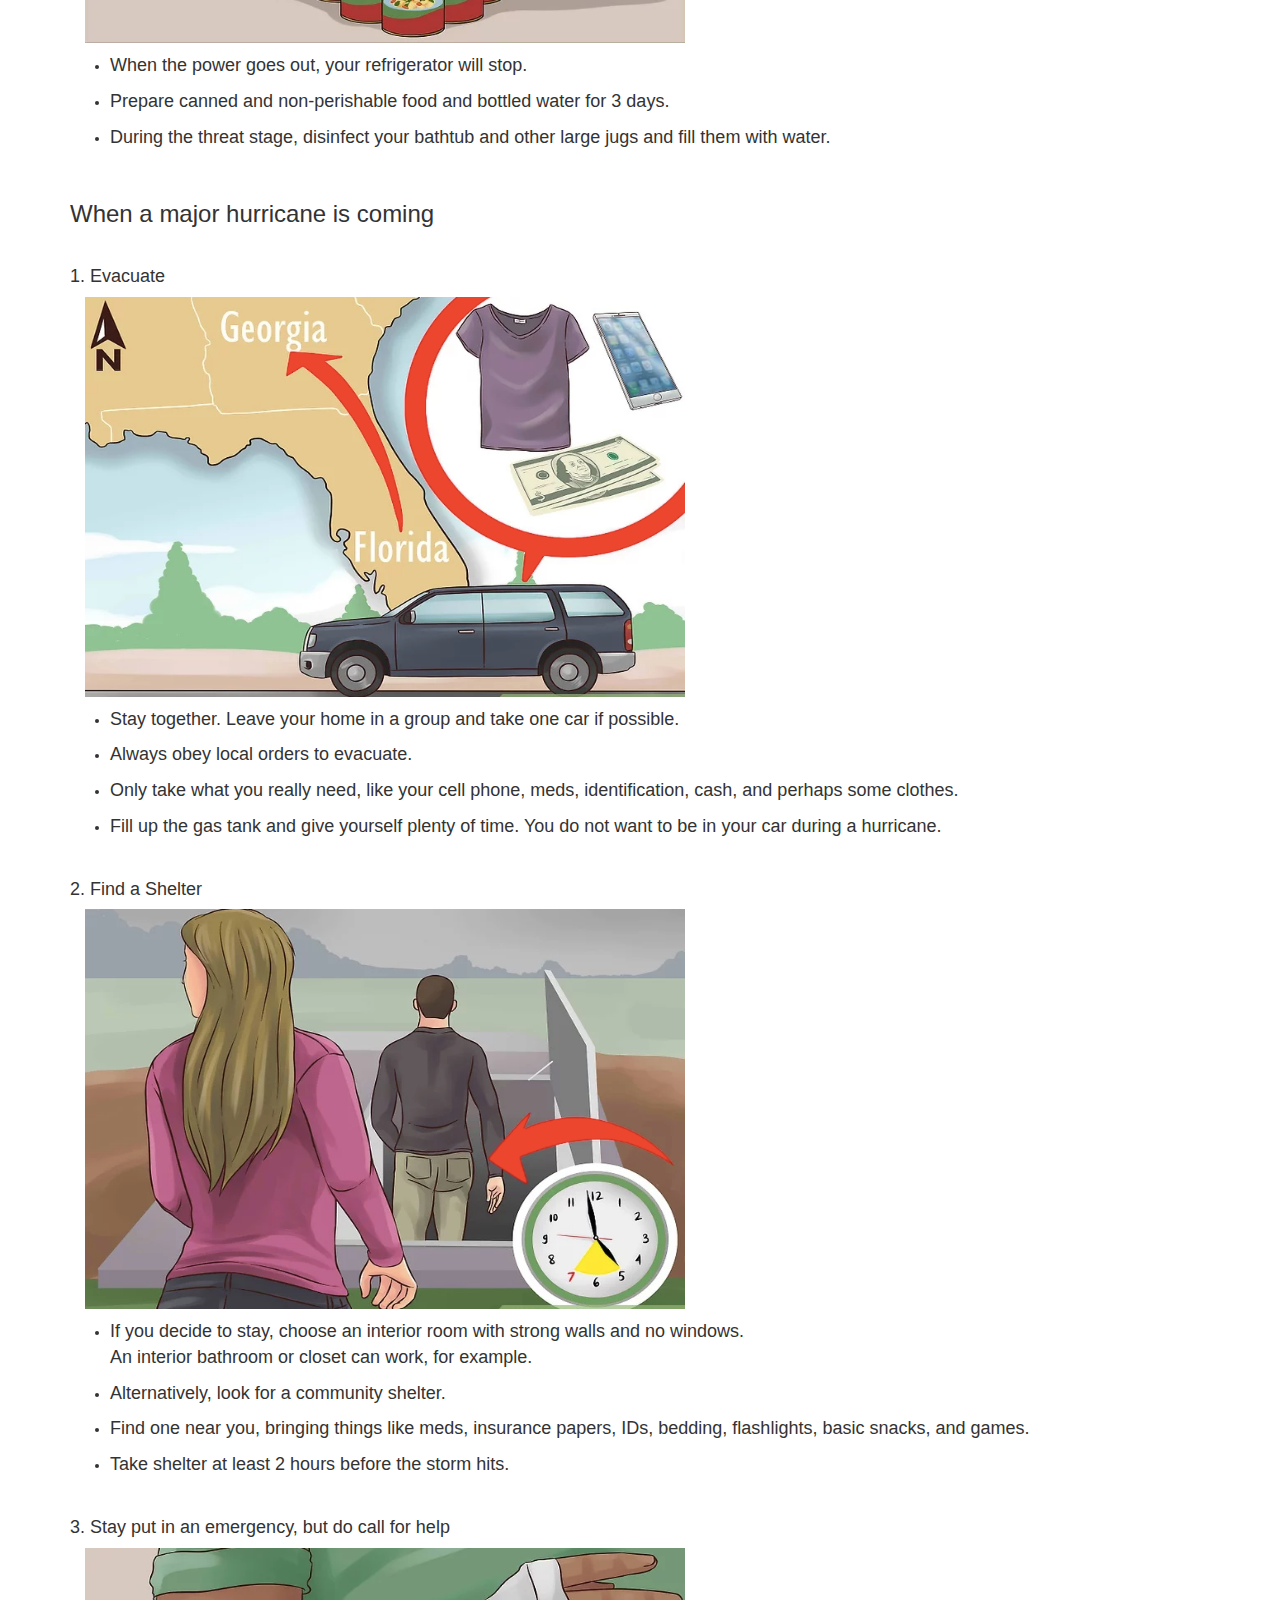
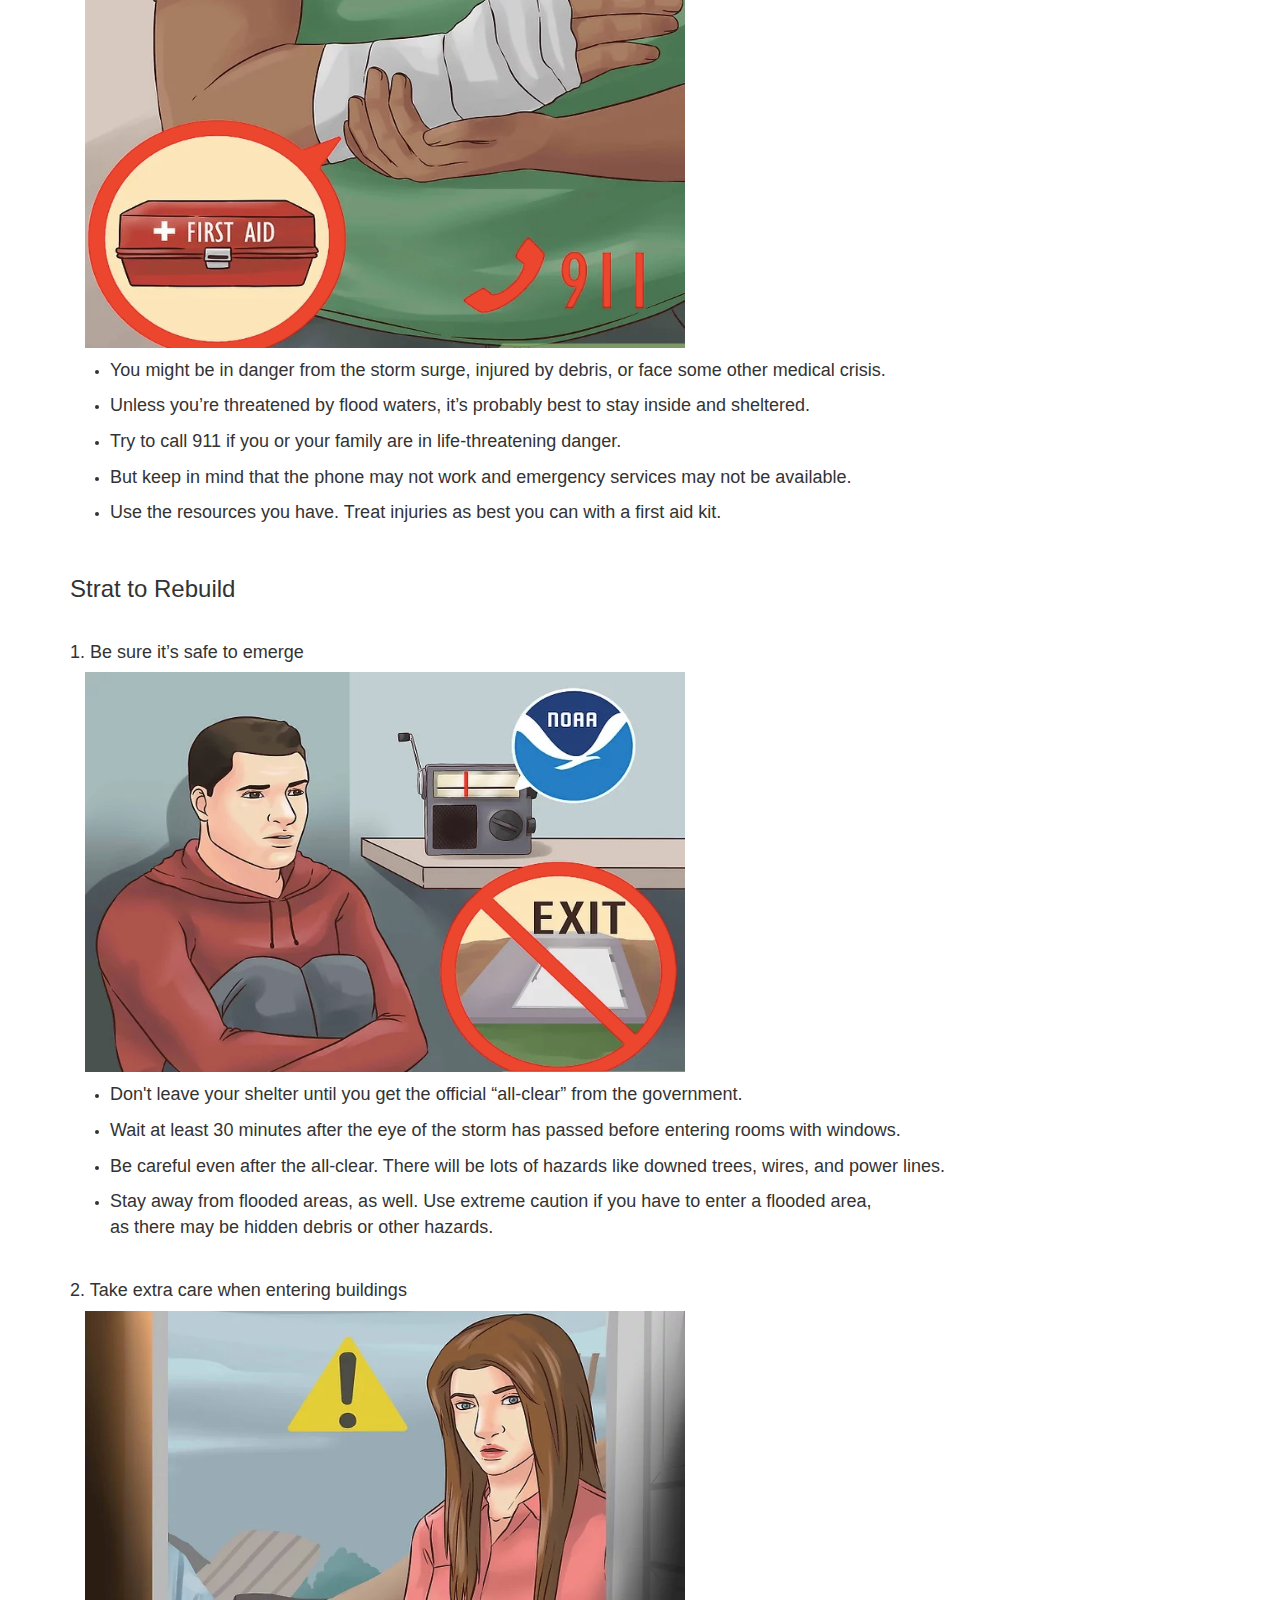
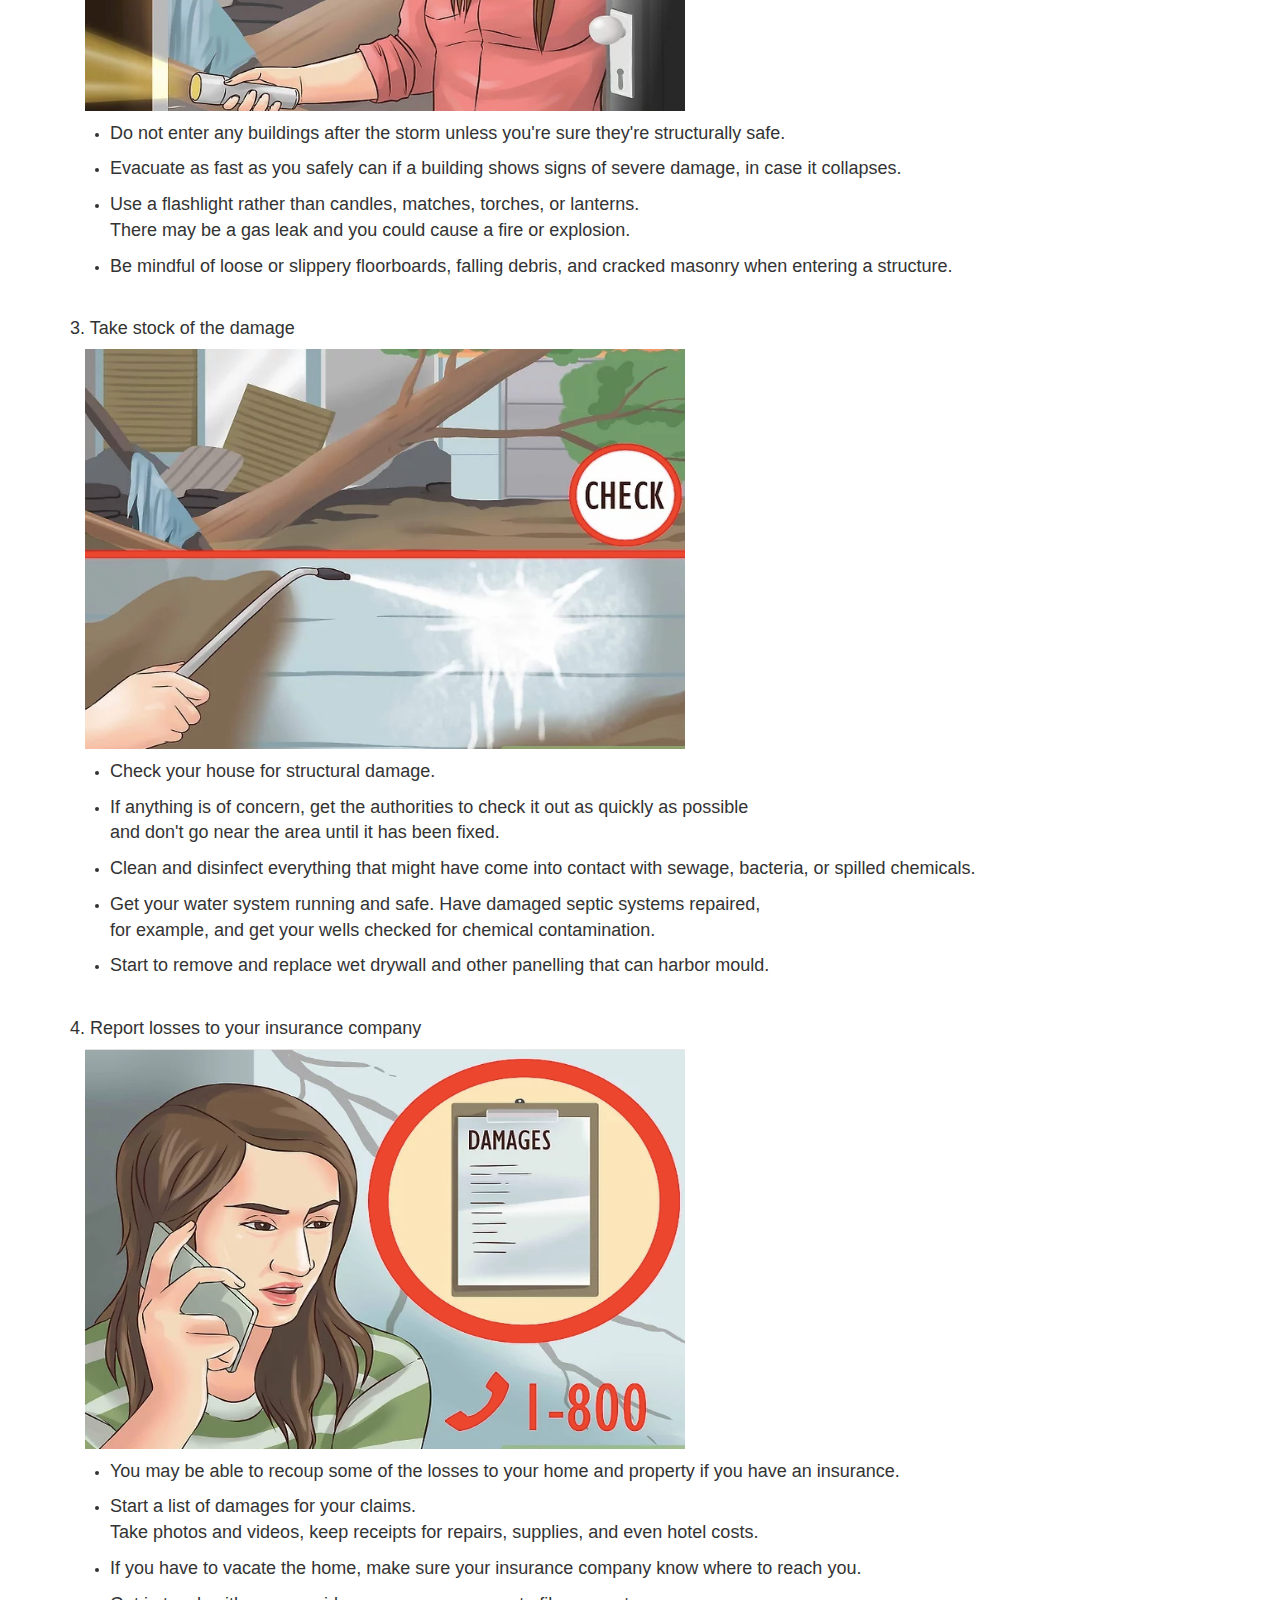
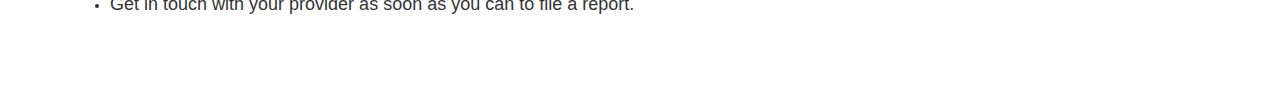
<file: how-to-survive-hurricane.html>
<!DOCTYPE html>
<html lang="en">
<head>
  <title>Welcome to Inkos</title>
  <meta charset="utf-8">
  <meta name="viewport" content="width=device-width, initial-scale=1">
  <link rel="stylesheet" href="https://maxcdn.bootstrapcdn.com/bootstrap/3.3.7/css/bootstrap.min.css">
  <link rel="stylesheet" href="inkos.css">
  <script src="https://ajax.googleapis.com/ajax/libs/jquery/3.2.1/jquery.min.js"></script>
  <script src="https://maxcdn.bootstrapcdn.com/bootstrap/3.3.7/js/bootstrap.min.js"></script>
  <script src="inkos.js"></script>

</head>
<body>

  <!-- Start of navigation bar -->
  <nav class="navbar navbar-inverse navbar-static-top" >
    <div class="container-fluid">
      <div class="navbar-header" id="navBar" >
        <button type="button" class="navbar-toggle" data-toggle="collapse" data-target="#myNavbar">
          <span class="icon-bar"></span>
          <span class="icon-bar"></span>
          <span class="icon-bar"></span>                        
        </button>
        <a class="navbar-brand" href="index.html"><img src ="images/logo.png" id="logo"></a>
      </div>
      <div class="collapse navbar-collapse" id="myNavbar">
        <ul class="nav navbar-nav">
          <li class="active"><a href="how-to-survive.html">HOW TO SURVIVE</a></li>
          <li><a href="find-shelter.html">FIND SHELTER</a></li>
          <li><a href="request-help.html">REQUEST HELP</a></li>
          <li ><a href="volunteer-help.html">VOLUNTEER HELP</a></li>
        </ul>
        <ul class="nav navbar-nav navbar-right">
          <p class="navbar-text slogan">Your solution to disaster preparation </p>
        </ul>
      </div>
    </div>
  </nav>
  <!-- End of navigation bar -->

  <!-- Start of link table -->
  <div class="container">
    <table class="disasters-table" >
      <!-- First row of link table -->
      <tr>
        <!-- First link -->
        <th class="disasters-cell selected">
          <a href="how-to-survive-hurricane.html">
            <img src="images/disaster-hurricane.png" class="image-icon">
            <p class="text-icon">Hurricane</p>
          </a>
        </th>

        <!-- Second Link -->
        <th class="disasters-cell">
          <a href="how-to-survive-lightning.html">
            <img src="images/disaster-lightning.png" class="image-icon">
            <p class="text-icon">Lightning</p>
          </a>
        </th>

        <!-- Third Link -->
        <th class="disasters-cell">
          <a href="how-to-survive-blizzard.html">
            <img src="images/disaster-blizzard.png" class="image-icon">
            <p class="text-icon">Blizzard</p>
          </a>
        </th>
      </tr>

      <!-- Second row of link table -->
      <tr>
        <!-- First link -->
        <th class="disasters-cell">
          <a href="how-to-survive-heatwave.html">
            <img src="images/disaster-heatwave.png" class="image-icon">
            <p class="text-icon">Heatwave</p>
          </a>
        </th>

        <!-- Second Link -->
        <th class="disasters-cell">
          <a href="how-to-survive-earthquake.html">
            <img src="images/disaster-earthquake.png" class="image-icon">
            <p class="text-icon">Earthquake</p>
          </a>
        </th>

        <!-- Third Link -->
        <th class="disasters-cell">
          <a href="how-to-survive-tsunami.html">
            <img src="images/disaster-tsunami.png" class="image-icon">
            <p class="text-icon">Tsunami</p>
          </a>
        </th>
      </tr>

      <!-- Third row of link table -->
      <tr>
        <!-- First link -->
        <th class="disasters-cell">
          <a href="how-to-survive-flood.html">
            <img src="images/disaster-flood.png" class="image-icon">
            <p class="text-icon">Flood</p>
          </a>
        </th>

        <!-- Second Link -->
        <th class="disasters-cell">
          <a href="how-to-survive-wildfire.html">
            <img src="images/disaster-wildfire.png" class="image-icon">
            <p class="text-icon">Wildfire</p>
          </a>
        </th>

        <!-- Third Link -->
        <th class="disasters-cell">
          <a href="how-to-survive-volcano.html">
            <img src="images/disaster-volcano.png" class="image-icon">
            <p class="text-icon">Volcano</p>
          </a>
        </th>
      </tr>
    </table>
  </div>


  <div class="container">
    <h2 class="pageTitle">Hurricane</h2>
      <br>
    <h3 class="pageTitle">Definition</h3>
    <div class="text-box">
      <p>Hurricanes are massive storm systems that form over the water and move toward land. <br>
      Threats from hurricanes include high winds, heavy rainfall, storm surge, coastal and inland flooding, rip currents, and tornadoes. <br>These large storms are called typhoons in the North Pacific Ocean and cyclones in other parts of the world.</p>
    </div>
    <br>

    <div class="container">
        <img src="images/hurricane1.jpg" alt="hurricane1" style="width:600px; height:400px;">
    </div>
    <br>

    <h3 class="pageTitle">Preparing Beforehand </h3>
    <br>

    <h4>1. Be ready</h4>
    <div class="container">
        <img src="images/survive-hurricane1.png" alt="hurricane1" style="width:600px; height:400px; margin-bottom: 10px;">
    </div>
    <ul><li><p class="text-box">Prepare a "Family Disaster Plan".</p>
    </li><li><p class="text-box">Prepare a "Emergency Disaster Sypply Kit".</p>
    </li><li><p class="text-box">Make family members know how to turn off water, gas, electricity and how to call emergency services.</p>
    </li></ul><br>

    <h4>2. Prepare a Radio and Flashlights</h4>
    <div class="container">
        <img src="images/survive-hurricane2.png" alt="hurricane1" style="width:600px; height:400px; margin-bottom: 10px;">
    </div>
    <ul><li><p class="text-box">You will certainly lose electricity during a hurricane.</p>
    </li><li><p class="text-box">Have a battery or kinetic energy-powered radio.</p>
    </li><li><p class="text-box">Prepare some efficient battery-powered or kinetic lights.</p>
    </li></ul><br>

    <h4>3. Reinforce your home during a watch or warning</h4>
    <div class="container">
        <img src="images/survive-hurricane3.png" alt="hurricane1" style="width:600px; height:400px; margin-bottom: 10px;">
    </div>
    <ul><li><p class="text-box">If you have storm shutters, close them.</p>
    </li><li><p class="text-box">Board up or tape your windows. Plywood works best, and use alligator tape instead of duct tape.</p>
    </li><li><p class="text-box">Check that your garage doors are secured.</p>
    </li></ul><br>

    <h4>4. Stock up on food and water</h4>
    <div class="container">
        <img src="images/survive-hurricane4.png" alt="hurricane1" style="width:600px; height:400px; margin-bottom: 10px;">
    </div>
    <ul><li><p class="text-box">When the power goes out, your refrigerator will stop.</p>
    </li><li><p class="text-box">Prepare canned and non-perishable food and bottled water for 3 days.</p>
    </li><li><p class="text-box">During the threat stage, disinfect your bathtub and other large jugs and fill them with water.</p>
    </li></ul><br>


    <h3 class="pageTitle">When a major hurricane is coming </h3>
    <br>

    <h4>1. Evacuate</h4>
    <div class="container">
        <img src="images/survive-hurricane5.png" alt="hurricane1" style="width:600px; height:400px; margin-bottom: 10px;">
    </div>
    <ul><li><p class="text-box">Stay together. Leave your home in a group and take one car if possible.</p>
    </li><li><p class="text-box">Always obey local orders to evacuate.</p>
    </li><li><p class="text-box">Only take what you really need, like your cell phone, meds, identification, cash, and perhaps some clothes.</p>
    </li><li><p class="text-box">Fill up the gas tank and give yourself plenty of time. You do not want to be in your car during a hurricane.</p>
    </li></ul><br>

    <h4>2. Find a Shelter</h4>
    <div class="container">
        <img src="images/survive-hurricane6.png" alt="hurricane1" style="width:600px; height:400px; margin-bottom: 10px;">
    </div>
    <ul><li><p class="text-box">If you decide to stay, choose an interior room with strong walls and no windows.<br> An interior bathroom or closet can work, for example.</p>
    </li><li><p class="text-box">Alternatively, look for a community shelter.</p>
    </li><li><p class="text-box">Find one near you, bringing things like meds, insurance papers, IDs, bedding, flashlights, basic snacks, and games.</p>
    </li><li><p class="text-box">Take shelter at least 2 hours before the storm hits.</p>
    </li></ul><br>

    <h4>3. Stay put in an emergency, but do call for help</h4>
    <div class="container">
        <img src="images/survive-hurricane7.png" alt="hurricane1" style="width:600px; height:400px; margin-bottom: 10px;">
    </div>
    <ul><li><p class="text-box">You might be in danger from the storm surge, injured by debris, or face some other medical crisis.</p>
    </li><li><p class="text-box">Unless you’re threatened by flood waters, it’s probably best to stay inside and sheltered.</p>
    </li><li><p class="text-box">Try to call 911 if you or your family are in life-threatening danger.</p>
    </li><li><p class="text-box">But keep in mind that the phone may not work and emergency services may not be available.</p>
    </li><li><p class="text-box">Use the resources you have. Treat injuries as best you can with a first aid kit.</p>
    </li></ul><br>

    <h3 class="pageTitle">Strat to Rebuild </h3>
    <br>

    <h4>1. Be sure it’s safe to emerge</h4>
    <div class="container">
        <img src="images/survive-hurricane8.png" alt="hurricane1" style="width:600px; height:400px; margin-bottom: 10px;">
    </div>
    <ul><li><p class="text-box"> Don't leave your shelter until you get the official “all-clear” from the government.</p>
    </li><li><p class="text-box">Wait at least 30 minutes after the eye of the storm has passed before entering rooms with windows.</p>
    </li><li><p class="text-box">Be careful even after the all-clear. There will be lots of hazards like downed trees, wires, and power lines.</p>
    </li><li><p class="text-box">Stay away from flooded areas, as well. Use extreme caution if you have to enter a flooded area,<br> as there may be hidden debris or other hazards.</p>
    </li></ul><br>

     <h4>2. Take extra care when entering buildings</h4>
    <div class="container">
        <img src="images/survive-hurricane9.png" alt="hurricane1" style="width:600px; height:400px; margin-bottom: 10px;">
    </div>
    <ul><li><p class="text-box"> Do not enter any buildings after the storm unless you're sure they're structurally safe.</p>
    </li><li><p class="text-box">Evacuate as fast as you safely can if a building shows signs of severe damage, in case it collapses.</p>
    </li><li><p class="text-box">Use a flashlight rather than candles, matches, torches, or lanterns. <br>There may be a gas leak and you could cause a fire or explosion.</p>
    </li><li><p class="text-box">Be mindful of loose or slippery floorboards, falling debris, and cracked masonry when entering a structure.</p>
    </li></ul><br>

   <h4>3. Take stock of the damage</h4>
    <div class="container">
        <img src="images/survive-hurricane10.png" alt="hurricane1" style="width:600px; height:400px; margin-bottom: 10px;">
    </div>
    <ul><li><p class="text-box"> Check your house for structural damage.</p>
    </li><li><p class="text-box">If anything is of concern, get the authorities to check it out as quickly as possible<br> and don't go near the area until it has been fixed.</p>
    </li><li><p class="text-box">Clean and disinfect everything that might have come into contact with sewage, bacteria, or spilled chemicals.</p>
    </li><li><p class="text-box">Get your water system running and safe. Have damaged septic systems repaired,<br> for example, and get your wells checked for chemical contamination.</p>
    </li><li><p class="text-box">Start to remove and replace wet drywall and other panelling that can harbor mould.</p>
    </li></ul><br>

    <h4>4. Report losses to your insurance company</h4>
    <div class="container">
        <img src="images/survive-hurricane11.png" alt="hurricane1" style="width:600px; height:400px; margin-bottom: 10px;">
    </div>
    <ul><li><p class="text-box"> You may be able to recoup some of the losses to your home and property if you have an insurance.</p>
    </li><li><p class="text-box">Start a list of damages for your claims. <br>Take photos and videos, keep receipts for repairs, supplies, and even hotel costs.</p>
    </li><li><p class="text-box">If you have to vacate the home, make sure your insurance company know where to reach you.</p>
    </li><li><p class="text-box">Get in touch with your provider as soon as you can to file a report.</p>
    </li></ul><br>



  <br>
  <br>
  </div>

    


  

  


</body>
</file>
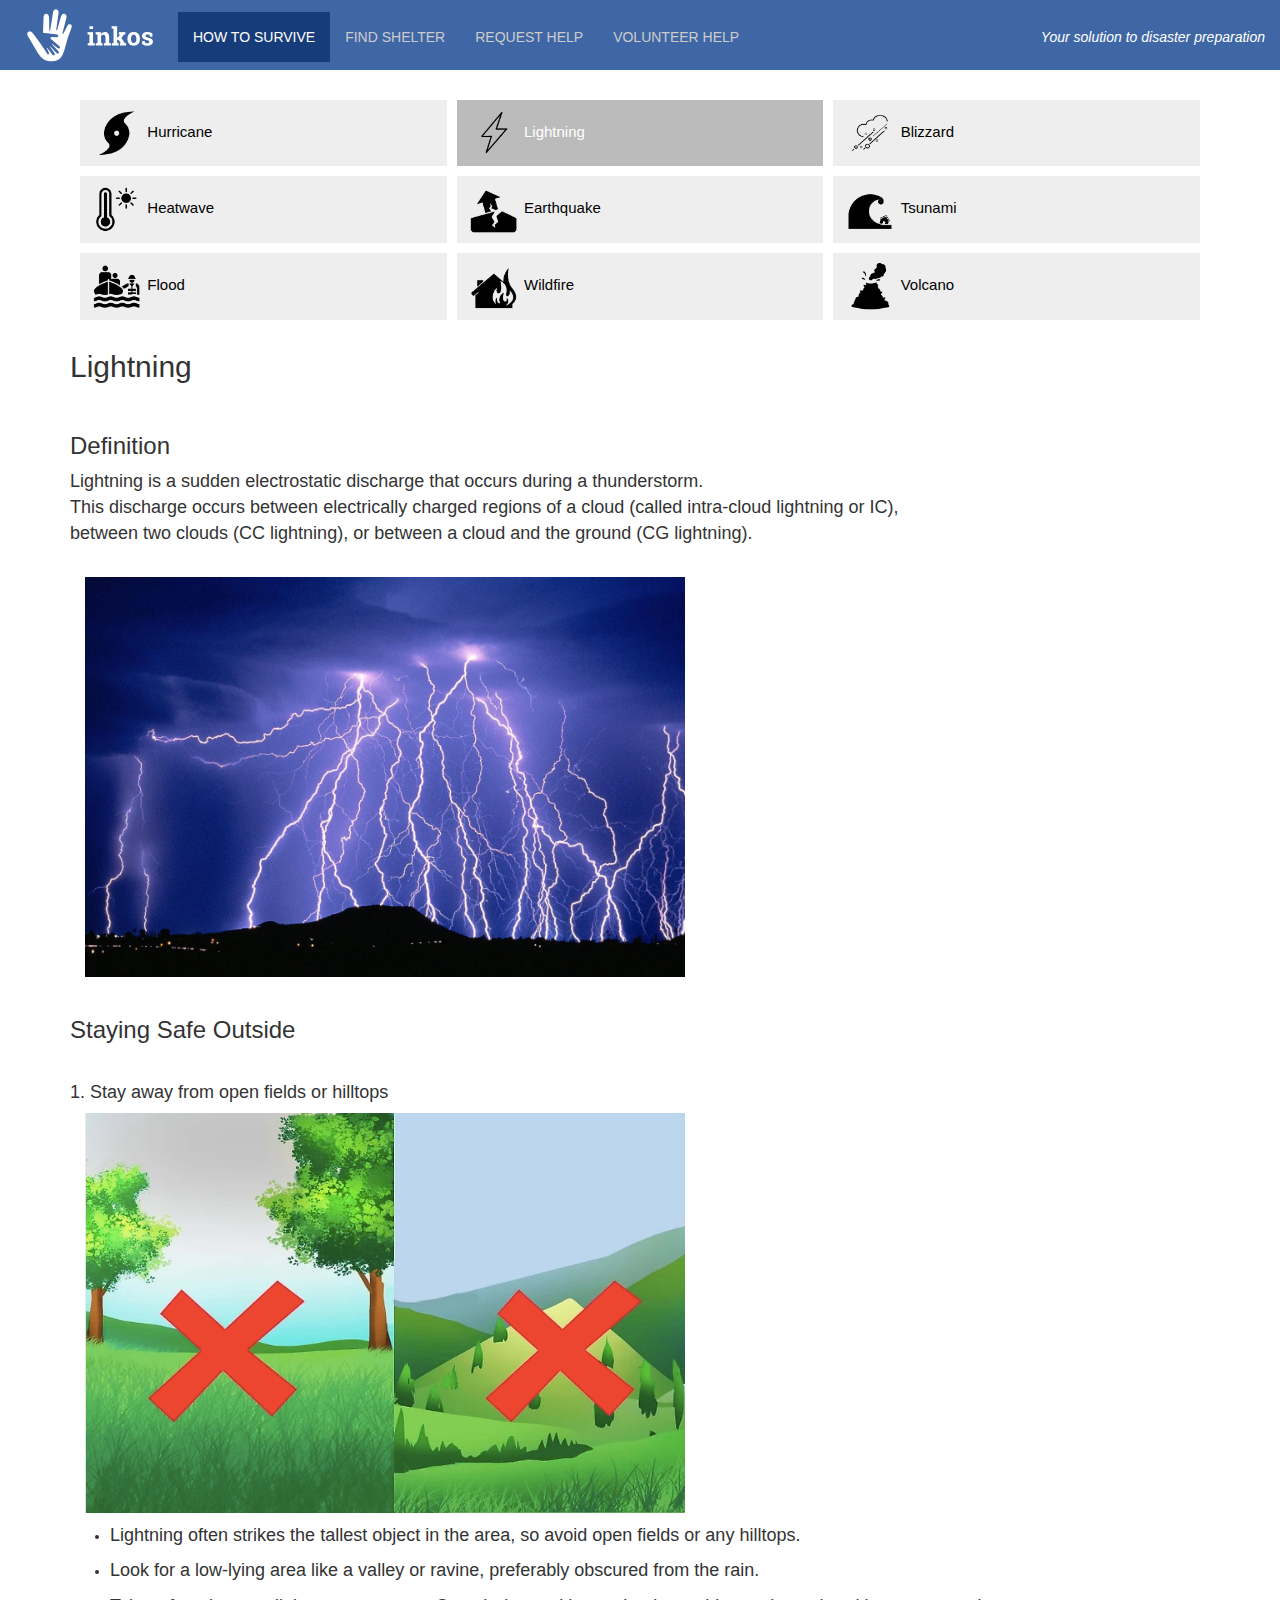
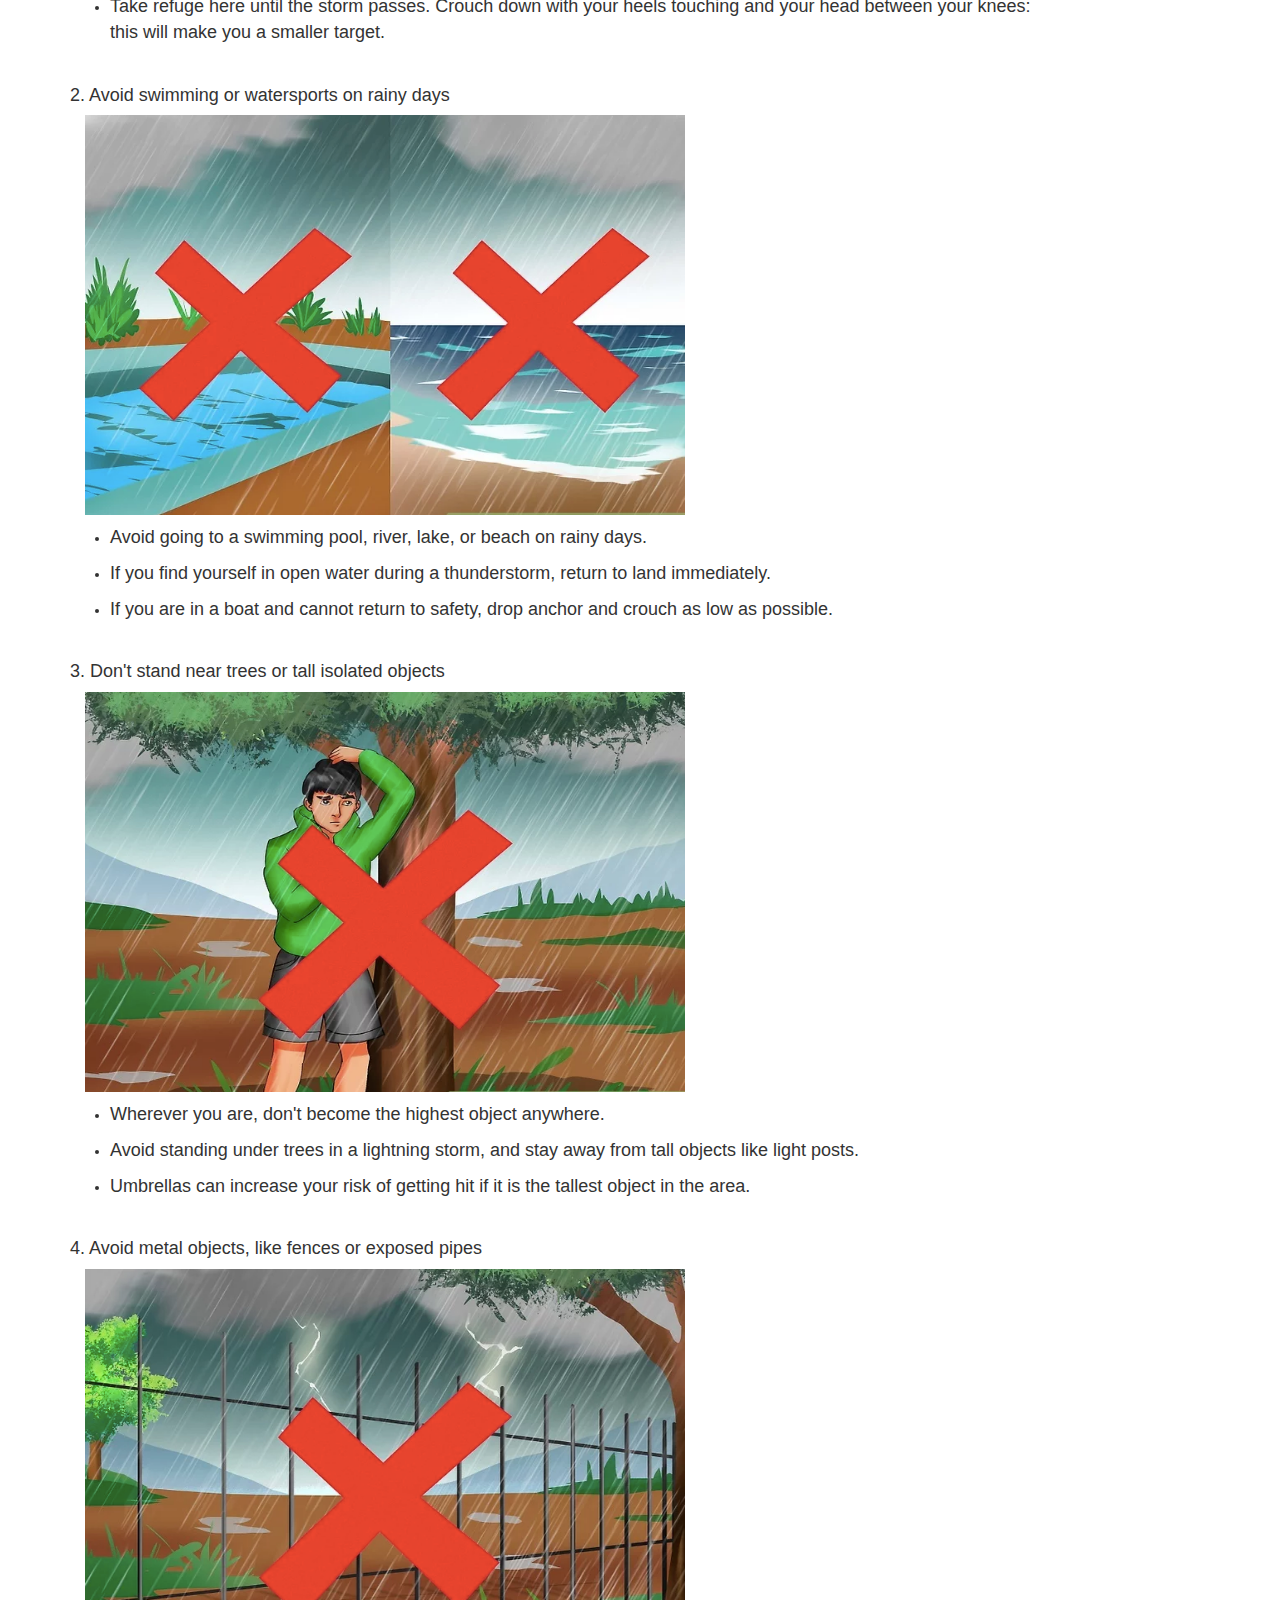
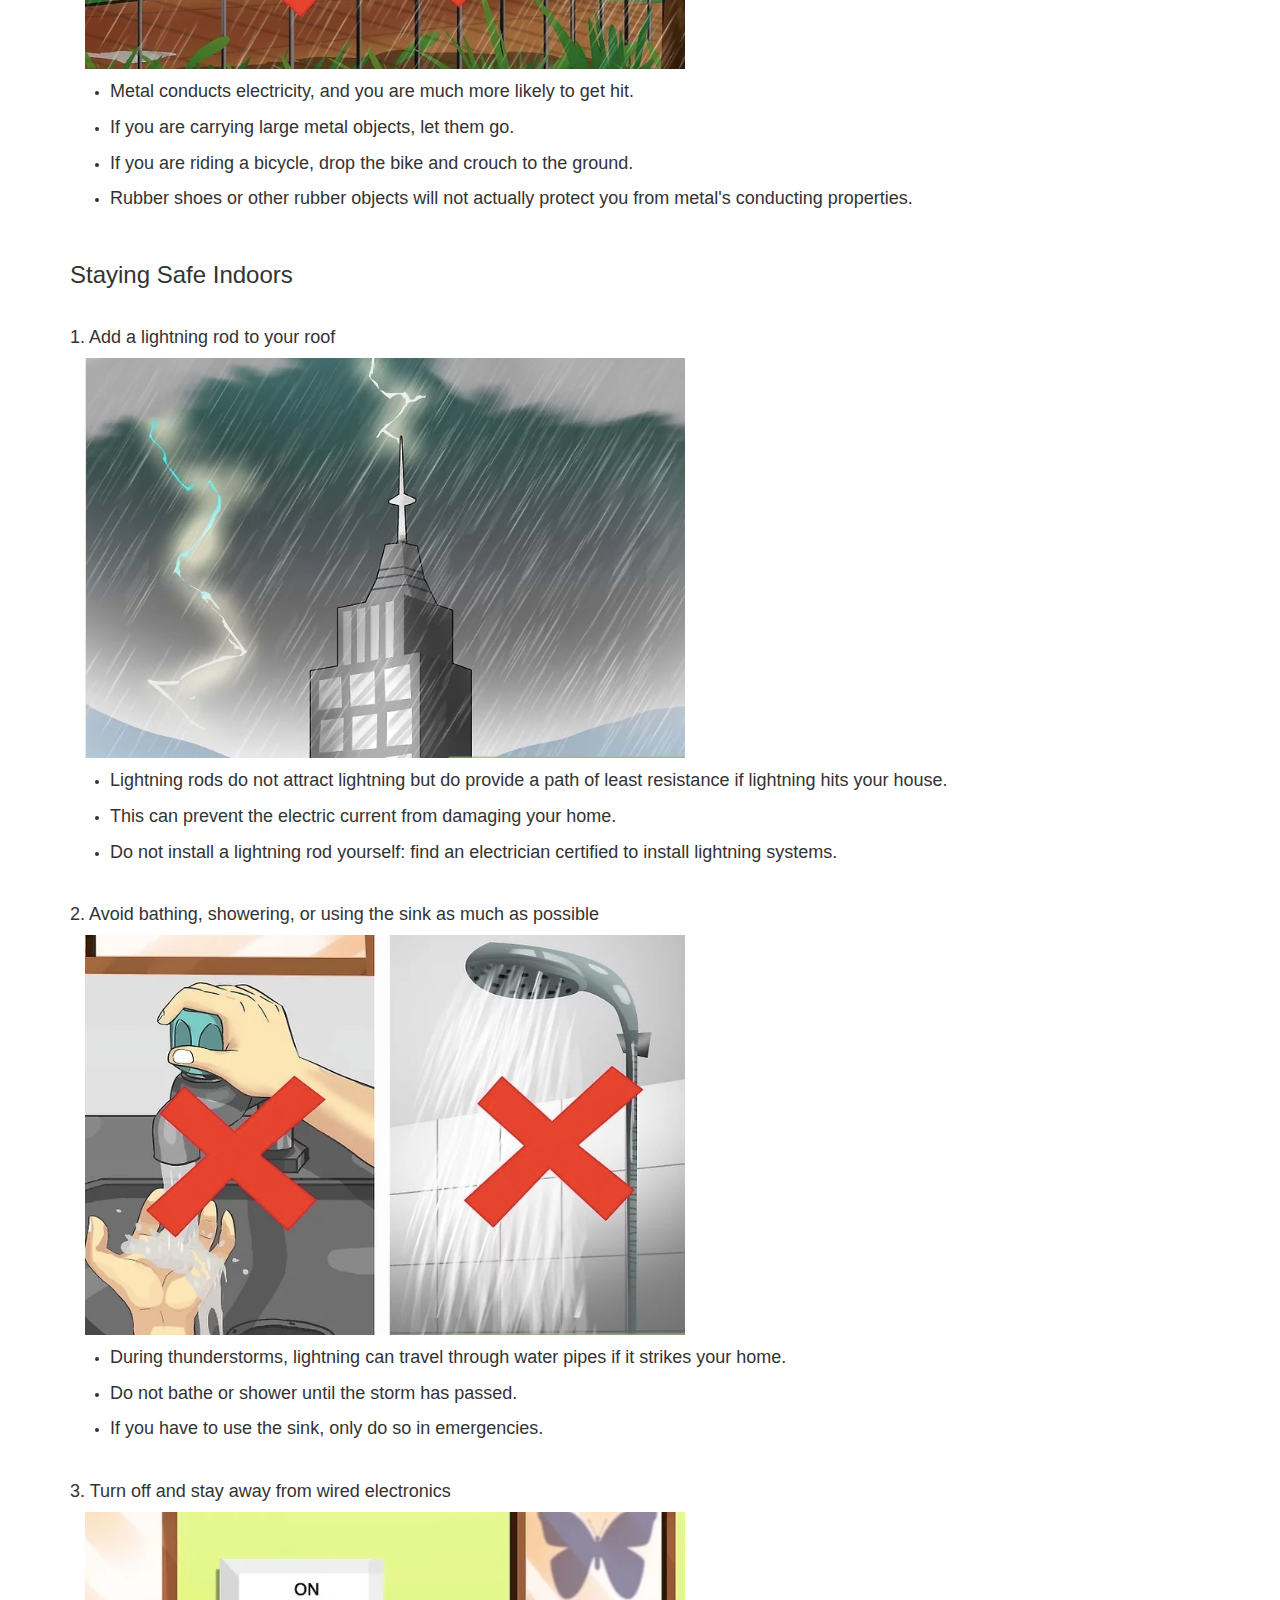
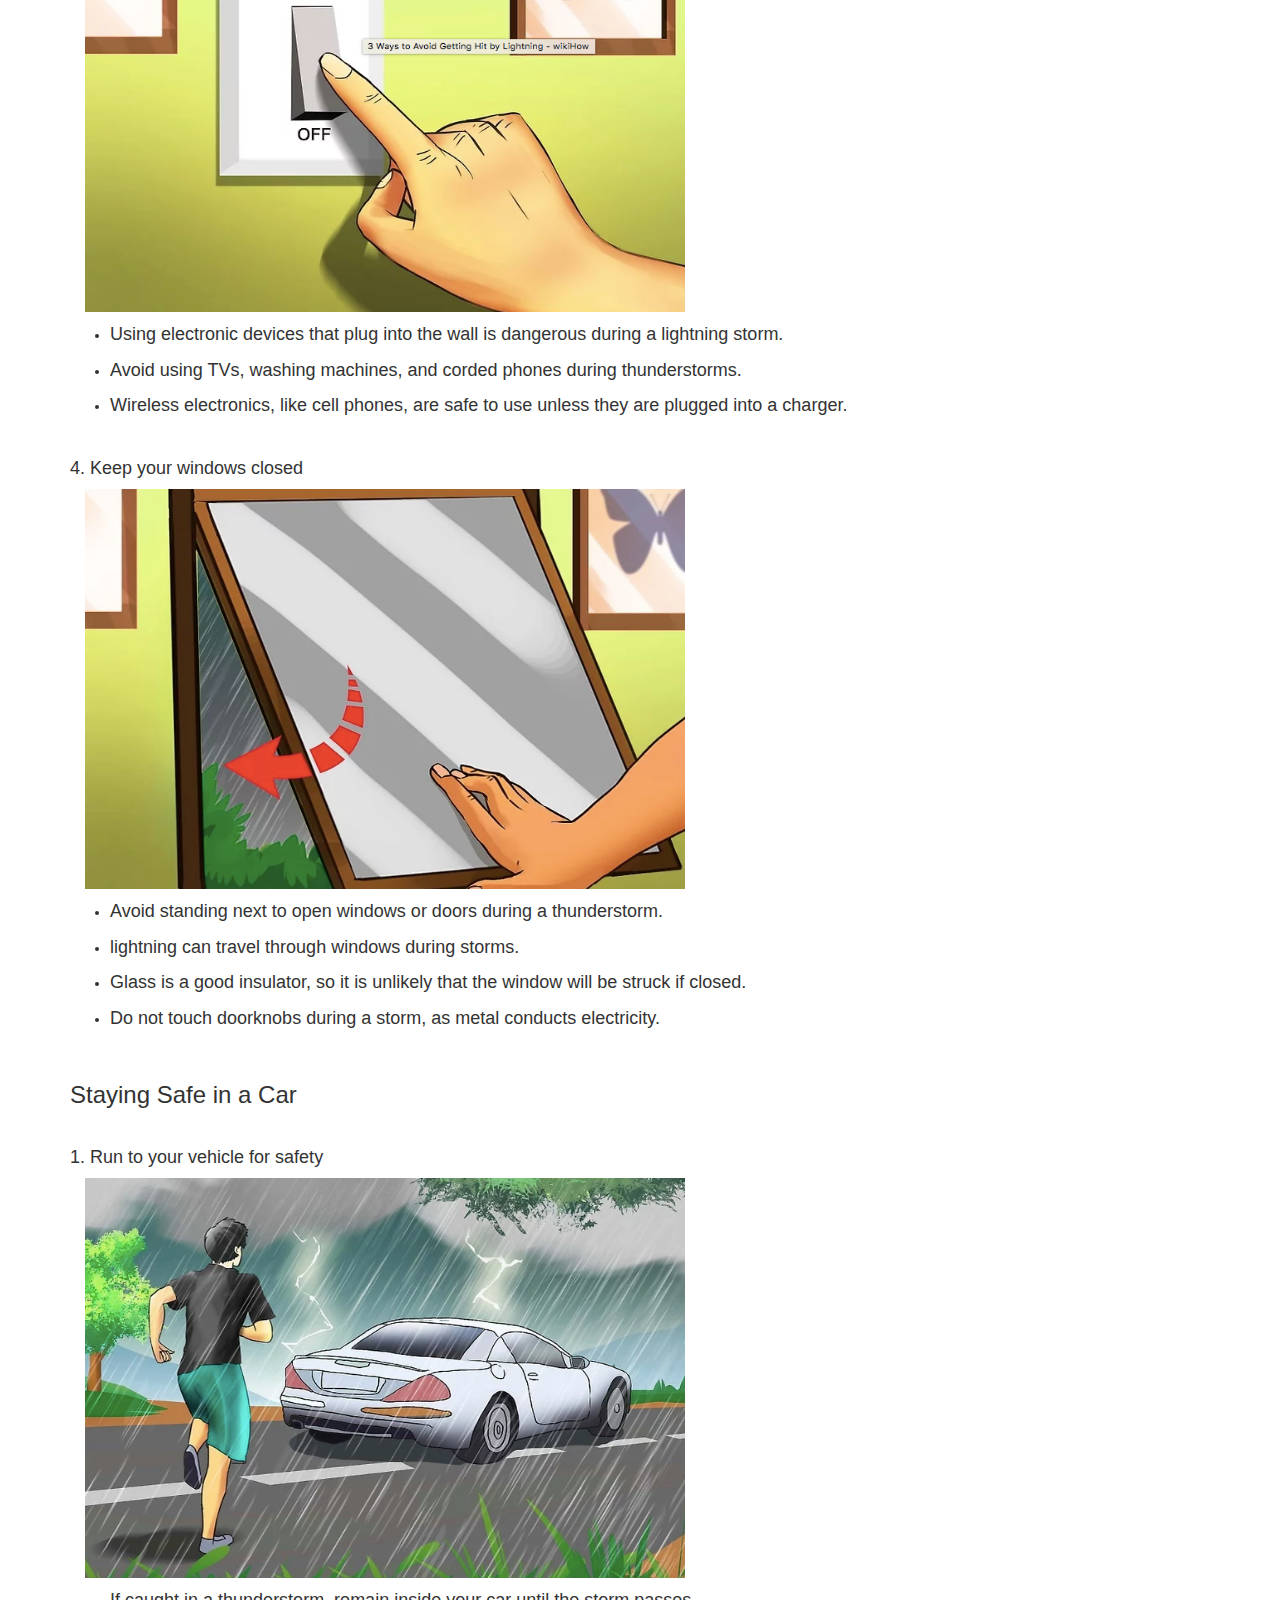
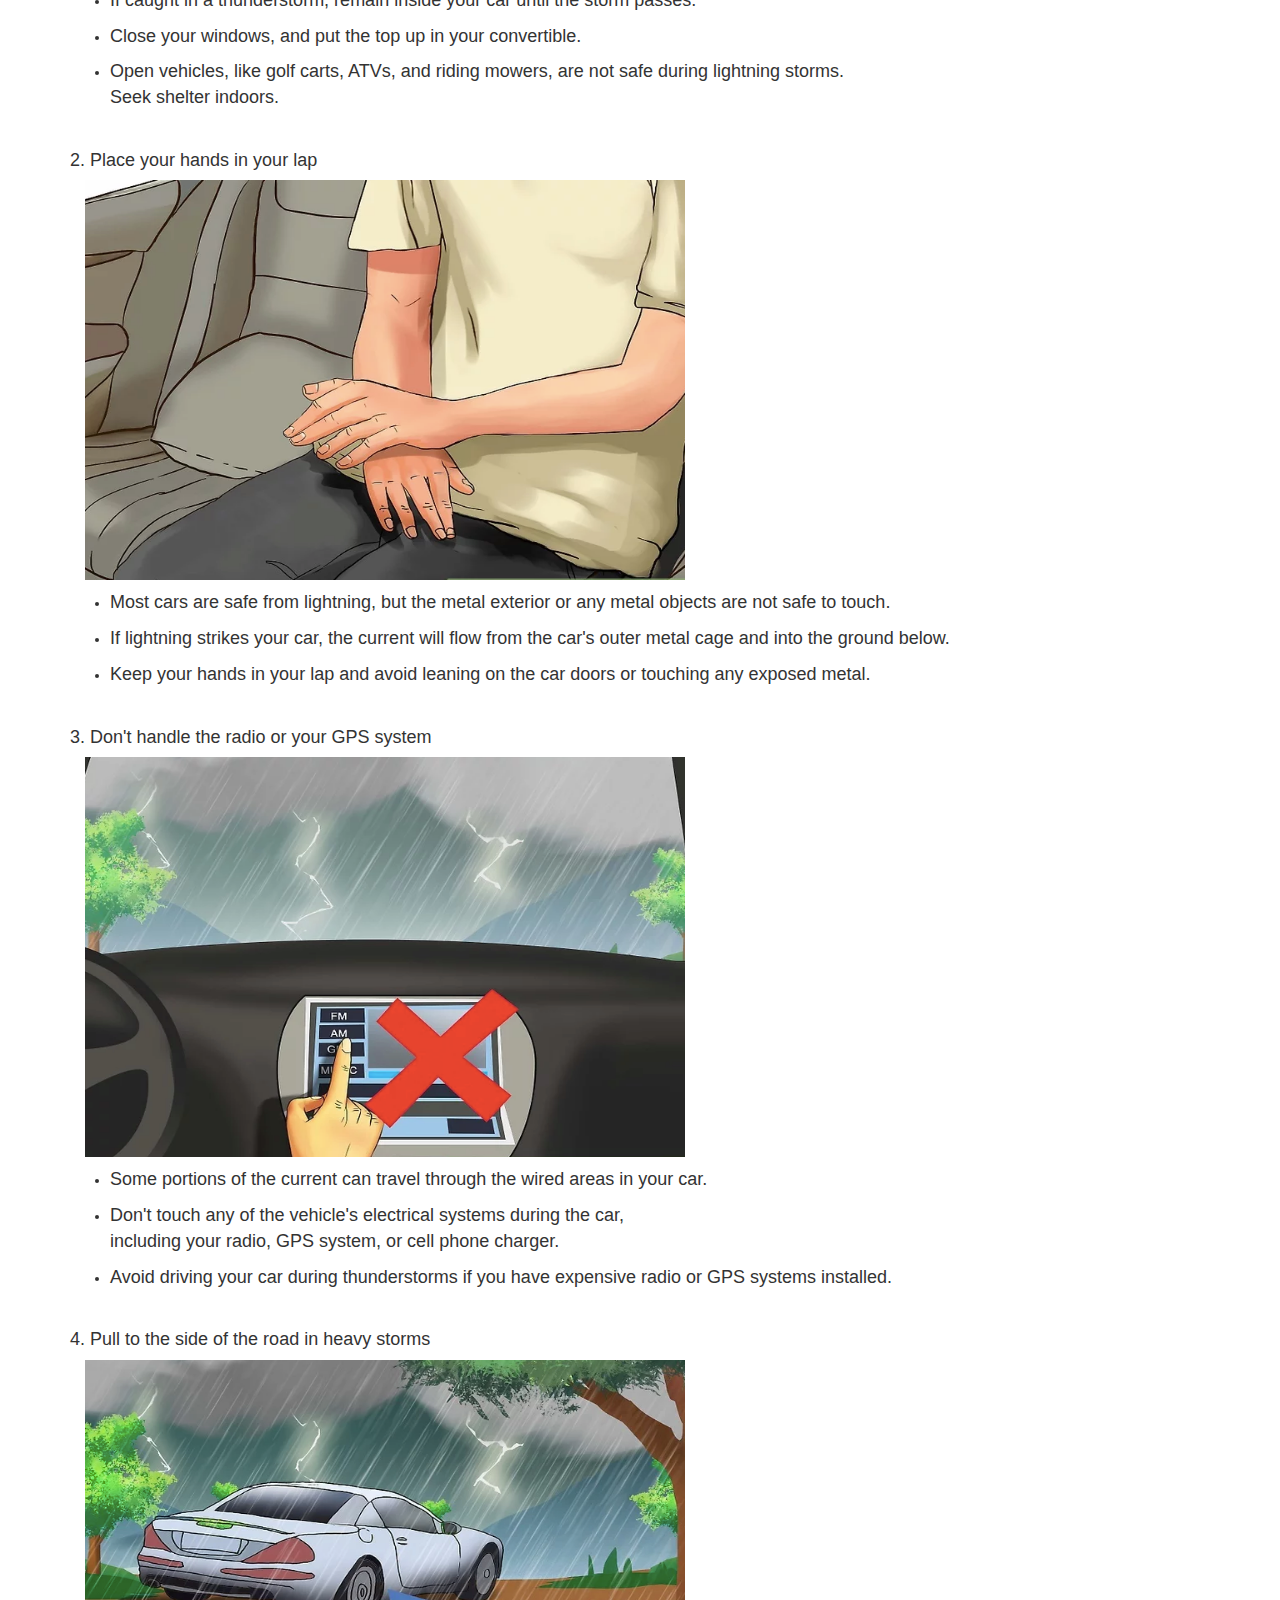
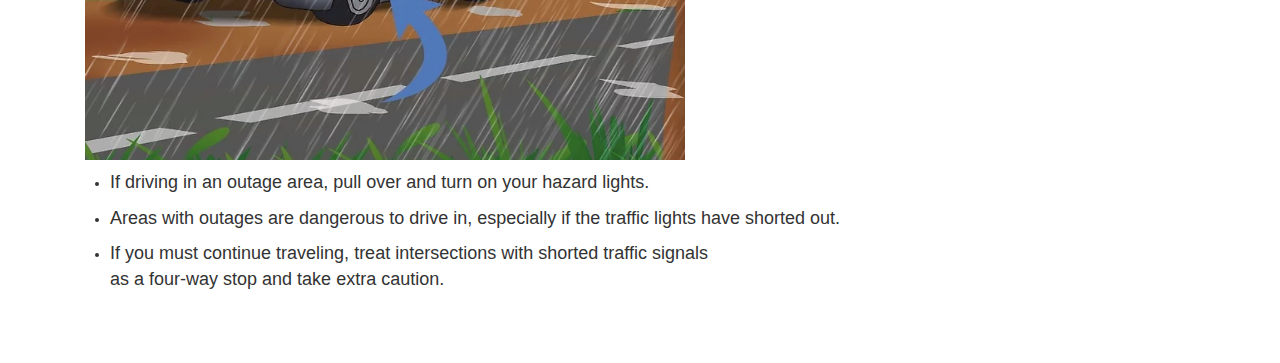
<file: how-to-survive-lightning.html>
<!DOCTYPE html>
<html lang="en">
<head>
  <title>Welcome to Inkos</title>
  <meta charset="utf-8">
  <meta name="viewport" content="width=device-width, initial-scale=1">
  <link rel="stylesheet" href="https://maxcdn.bootstrapcdn.com/bootstrap/3.3.7/css/bootstrap.min.css">
  <link rel="stylesheet" href="inkos.css">
  <script src="https://ajax.googleapis.com/ajax/libs/jquery/3.2.1/jquery.min.js"></script>
  <script src="https://maxcdn.bootstrapcdn.com/bootstrap/3.3.7/js/bootstrap.min.js"></script>
  <script src="inkos.js"></script>

</head>
<body>

  <!-- Start of navigation bar -->
  <nav class="navbar navbar-inverse navbar-static-top" >
    <div class="container-fluid">
      <div class="navbar-header" id="navBar" >
        <button type="button" class="navbar-toggle" data-toggle="collapse" data-target="#myNavbar">
          <span class="icon-bar"></span>
          <span class="icon-bar"></span>
          <span class="icon-bar"></span>                        
        </button>
        <a class="navbar-brand" href="index.html"><img src ="images/logo.png" id="logo"></a>
      </div>
      <div class="collapse navbar-collapse" id="myNavbar">
        <ul class="nav navbar-nav">
          <li class="active"><a href="how-to-survive.html">HOW TO SURVIVE</a></li>
          <li><a href="find-shelter.html">FIND SHELTER</a></li>
          <li><a href="request-help.html">REQUEST HELP</a></li>
          <li ><a href="volunteer-help.html">VOLUNTEER HELP</a></li>
        </ul>
        <ul class="nav navbar-nav navbar-right">
          <p class="navbar-text slogan">Your solution to disaster preparation </p>
        </ul>
      </div>
    </div>
  </nav>
  <!-- End of navigation bar -->

  <!-- Start of link table -->
  <div class="container">
    <table class="disasters-table" >
      <!-- First row of link table -->
      <tr>
        <!-- First link -->
        <th class="disasters-cell">
          <a href="how-to-survive-hurricane.html">
            <img src="images/disaster-hurricane.png" class="image-icon">
            <p class="text-icon">Hurricane</p>
          </a>
        </th>

        <!-- Second Link -->
        <th class="disasters-cell selected">
          <a href="how-to-survive-lightning.html">
            <img src="images/disaster-lightning.png" class="image-icon">
            <p class="text-icon">Lightning</p>
          </a>
        </th>

        <!-- Third Link -->
        <th class="disasters-cell">
          <a href="how-to-survive-blizzard.html">
            <img src="images/disaster-blizzard.png" class="image-icon">
            <p class="text-icon">Blizzard</p>
          </a>
        </th>
      </tr>

      <!-- Second row of link table -->
      <tr>
        <!-- First link -->
        <th class="disasters-cell">
          <a href="how-to-survive-heatwave.html">
            <img src="images/disaster-heatwave.png" class="image-icon">
            <p class="text-icon">Heatwave</p>
          </a>
        </th>

        <!-- Second Link -->
        <th class="disasters-cell">
          <a href="how-to-survive-earthquake.html">
            <img src="images/disaster-earthquake.png" class="image-icon">
            <p class="text-icon">Earthquake</p>
          </a>
        </th>

        <!-- Third Link -->
        <th class="disasters-cell">
          <a href="how-to-survive-tsunami.html">
            <img src="images/disaster-tsunami.png" class="image-icon">
            <p class="text-icon">Tsunami</p>
          </a>
        </th>
      </tr>

      <!-- Third row of link table -->
      <tr>
        <!-- First link -->
        <th class="disasters-cell">
          <a href="how-to-survive-flood.html">
            <img src="images/disaster-flood.png" class="image-icon">
            <p class="text-icon">Flood</p>
          </a>
        </th>

        <!-- Second Link -->
        <th class="disasters-cell">
          <a href="how-to-survive-wildfire.html">
            <img src="images/disaster-wildfire.png" class="image-icon">
            <p class="text-icon">Wildfire</p>
          </a>
        </th>

        <!-- Third Link -->
        <th class="disasters-cell">
          <a href="how-to-survive-volcano.html">
            <img src="images/disaster-volcano.png" class="image-icon">
            <p class="text-icon">Volcano</p>
          </a>
        </th>
      </tr>
    </table>
  </div>


  <div class="container">
    <h2 class="pageTitle">Lightning</h2>
      <br>
    <h3 class="pageTitle">Definition</h3>
    <div class="text-box">
      <p>Lightning is a sudden electrostatic discharge that occurs during a thunderstorm. <br>
      This discharge occurs between electrically charged regions of a cloud (called intra-cloud lightning or IC), <br>
      between two clouds (CC lightning), or between a cloud and the ground (CG lightning).
    </div>
    <br>

    <div class="container">
        <img src="images/lightening1.jpg" alt="hurricane1" style="width:600px; height:400px;">
    </div>
    <br>

    <h3 class="pageTitle">Staying Safe Outside </h3>
    <br>

    <h4>1. Stay away from open fields or hilltops</h4>
    <div class="container">
        <img src="images/survive-lightening1.png" alt="hurricane1" style="width:600px; height:400px; margin-bottom: 10px;">
    </div>
    <ul><li><p class="text-box">Lightning often strikes the tallest object in the area, so avoid open fields or any hilltops.</p>
    </li><li><p class="text-box"> Look for a low-lying area like a valley or ravine, preferably obscured from the rain.</p>
    </li><li><p class="text-box">Take refuge here until the storm passes. Crouch down with your heels touching and your head between your knees: <br>this will make you a smaller target.</p>
    </li></ul><br>

    <h4>2. Avoid swimming or watersports on rainy days</h4>
    <div class="container">
        <img src="images/survive-lightening2.png" alt="hurricane1" style="width:600px; height:400px; margin-bottom: 10px;">
    </div>
    <ul><li><p class="text-box">Avoid going to a swimming pool, river, lake, or beach on rainy days.</p>
    </li><li><p class="text-box">If you find yourself in open water during a thunderstorm, return to land immediately.</p>
    </li><li><p class="text-box">If you are in a boat and cannot return to safety, drop anchor and crouch as low as possible.</p>
    </li></ul><br>

    <h4>3. Don't stand near trees or tall isolated objects</h4>
    <div class="container">
        <img src="images/survive-lightening3.png" alt="hurricane1" style="width:600px; height:400px; margin-bottom: 10px;">
    </div>
    <ul><li><p class="text-box">Wherever you are, don't become the highest object anywhere.</p>
    </li><li><p class="text-box">Avoid standing under trees in a lightning storm, and stay away from tall objects like light posts.</p>
    </li><li><p class="text-box">Umbrellas can increase your risk of getting hit if it is the tallest object in the area.</p>
    </li></ul><br>

    <h4>4. Avoid metal objects, like fences or exposed pipes</h4>
    <div class="container">
        <img src="images/survive-lightening4.png" alt="hurricane1" style="width:600px; height:400px; margin-bottom: 10px;">
    </div>
    <ul><li><p class="text-box">Metal conducts electricity, and you are much more likely to get hit.</p>
    </li><li><p class="text-box">If you are carrying large metal objects, let them go.</p>
    </li><li><p class="text-box">If you are riding a bicycle, drop the bike and crouch to the ground.</p>
    </li><li><p class="text-box">Rubber shoes or other rubber objects will not actually protect you from metal's conducting properties.</p>
    </li></ul><br>

    <h3 class="pageTitle">Staying Safe Indoors </h3>
    <br>

    <h4>1. Add a lightning rod to your roof</h4>
    <div class="container">
        <img src="images/survive-lightening5.png" alt="hurricane1" style="width:600px; height:400px; margin-bottom: 10px;">
    </div>
    <ul><li><p class="text-box">Lightning rods do not attract lightning but do provide a path of least resistance if lightning hits your house.</p>
    </li><li><p class="text-box"> This can prevent the electric current from damaging your home.</p>
    </li><li><p class="text-box">Do not install a lightning rod yourself: find an electrician certified to install lightning systems.</p>
    </li></ul><br>

    <h4>2. Avoid bathing, showering, or using the sink as much as possible</h4>
    <div class="container">
        <img src="images/survive-lightening6.png" alt="hurricane1" style="width:600px; height:400px; margin-bottom: 10px;">
    </div>
    <ul><li><p class="text-box">During thunderstorms, lightning can travel through water pipes if it strikes your home.</p>
    </li><li><p class="text-box"> Do not bathe or shower until the storm has passed.</p>
    </li><li><p class="text-box">If you have to use the sink, only do so in emergencies.</p>
    </li></ul><br>

    <h4>3. Turn off and stay away from wired electronics</h4>
    <div class="container">
        <img src="images/survive-lightening7.png" alt="hurricane1" style="width:600px; height:400px; margin-bottom: 10px;">
    </div>
    <ul><li><p class="text-box">Using electronic devices that plug into the wall is dangerous during a lightning storm.</p>
    </li><li><p class="text-box"> Avoid using TVs, washing machines, and corded phones during thunderstorms.</p>
    </li><li><p class="text-box">Wireless electronics, like cell phones, are safe to use unless they are plugged into a charger.</p>
    </li></ul><br>

    <h4>4. Keep your windows closed</h4>
    <div class="container">
        <img src="images/survive-lightening8.png" alt="hurricane1" style="width:600px; height:400px; margin-bottom: 10px;">
    </div>
    <ul><li><p class="text-box">Avoid standing next to open windows or doors during a thunderstorm.</p>
    </li><li><p class="text-box"> lightning can travel through windows during storms.</p>
    </li><li><p class="text-box">Glass is a good insulator, so it is unlikely that the window will be struck if closed.</p>
    </li><li><p class="text-box">Do not touch doorknobs during a storm, as metal conducts electricity.</p>
    </li></ul><br>


    <h3 class="pageTitle">Staying Safe in a Car </h3>
    <br>

    <h4>1. Run to your vehicle for safety</h4>
    <div class="container">
        <img src="images/survive-lightening9.png" alt="hurricane1" style="width:600px; height:400px; margin-bottom: 10px;">
    </div>
    <ul><li><p class="text-box">If caught in a thunderstorm, remain inside your car until the storm passes.</p>
    </li><li><p class="text-box"> Close your windows, and put the top up in your convertible.</p>
    </li><li><p class="text-box">Open vehicles, like golf carts, ATVs, and riding mowers, are not safe during lightning storms. <br>Seek shelter indoors.</p>
    </li></ul><br>

    <h4>2. Place your hands in your lap</h4>
    <div class="container">
        <img src="images/survive-lightening10.png" alt="hurricane1" style="width:600px; height:400px; margin-bottom: 10px;">
    </div>
    <ul><li><p class="text-box">Most cars are safe from lightning, but the metal exterior or any metal objects are not safe to touch.</p>
    </li><li><p class="text-box">If lightning strikes your car, the current will flow from the car's outer metal cage and into the ground below.</p>
    </li><li><p class="text-box"> Keep your hands in your lap and avoid leaning on the car doors or touching any exposed metal.</p>
    </li></ul><br>

    <h4>3. Don't handle the radio or your GPS system</h4>
    <div class="container">
        <img src="images/survive-lightening11.png" alt="hurricane1" style="width:600px; height:400px; margin-bottom: 10px;">
    </div>
    <ul><li><p class="text-box">Some portions of the current can travel through the wired areas in your car.</p>
    </li><li><p class="text-box">Don't touch any of the vehicle's electrical systems during the car, <br> including your radio, GPS system, or cell phone charger.</p>
    </li><li><p class="text-box">  Avoid driving your car during thunderstorms if you have expensive radio or GPS systems installed.</p>
    </li></ul><br>

    <h4>4. Pull to the side of the road in heavy storms</h4>
    <div class="container">
        <img src="images/survive-lightening12.png" alt="hurricane1" style="width:600px; height:400px; margin-bottom: 10px;">
    </div>
    <ul><li><p class="text-box">If driving in an outage area, pull over and turn on your hazard lights.</p>
    </li><li><p class="text-box">Areas with outages are dangerous to drive in, especially if the traffic lights have shorted out.</p>
    </li><li><p class="text-box"> If you must continue traveling, treat intersections with shorted traffic signals <br>as a four-way stop and take extra caution.</p>
    </li></ul><br>






  <br>
  <br>
  </div>

    


  

  


</body>
</file>
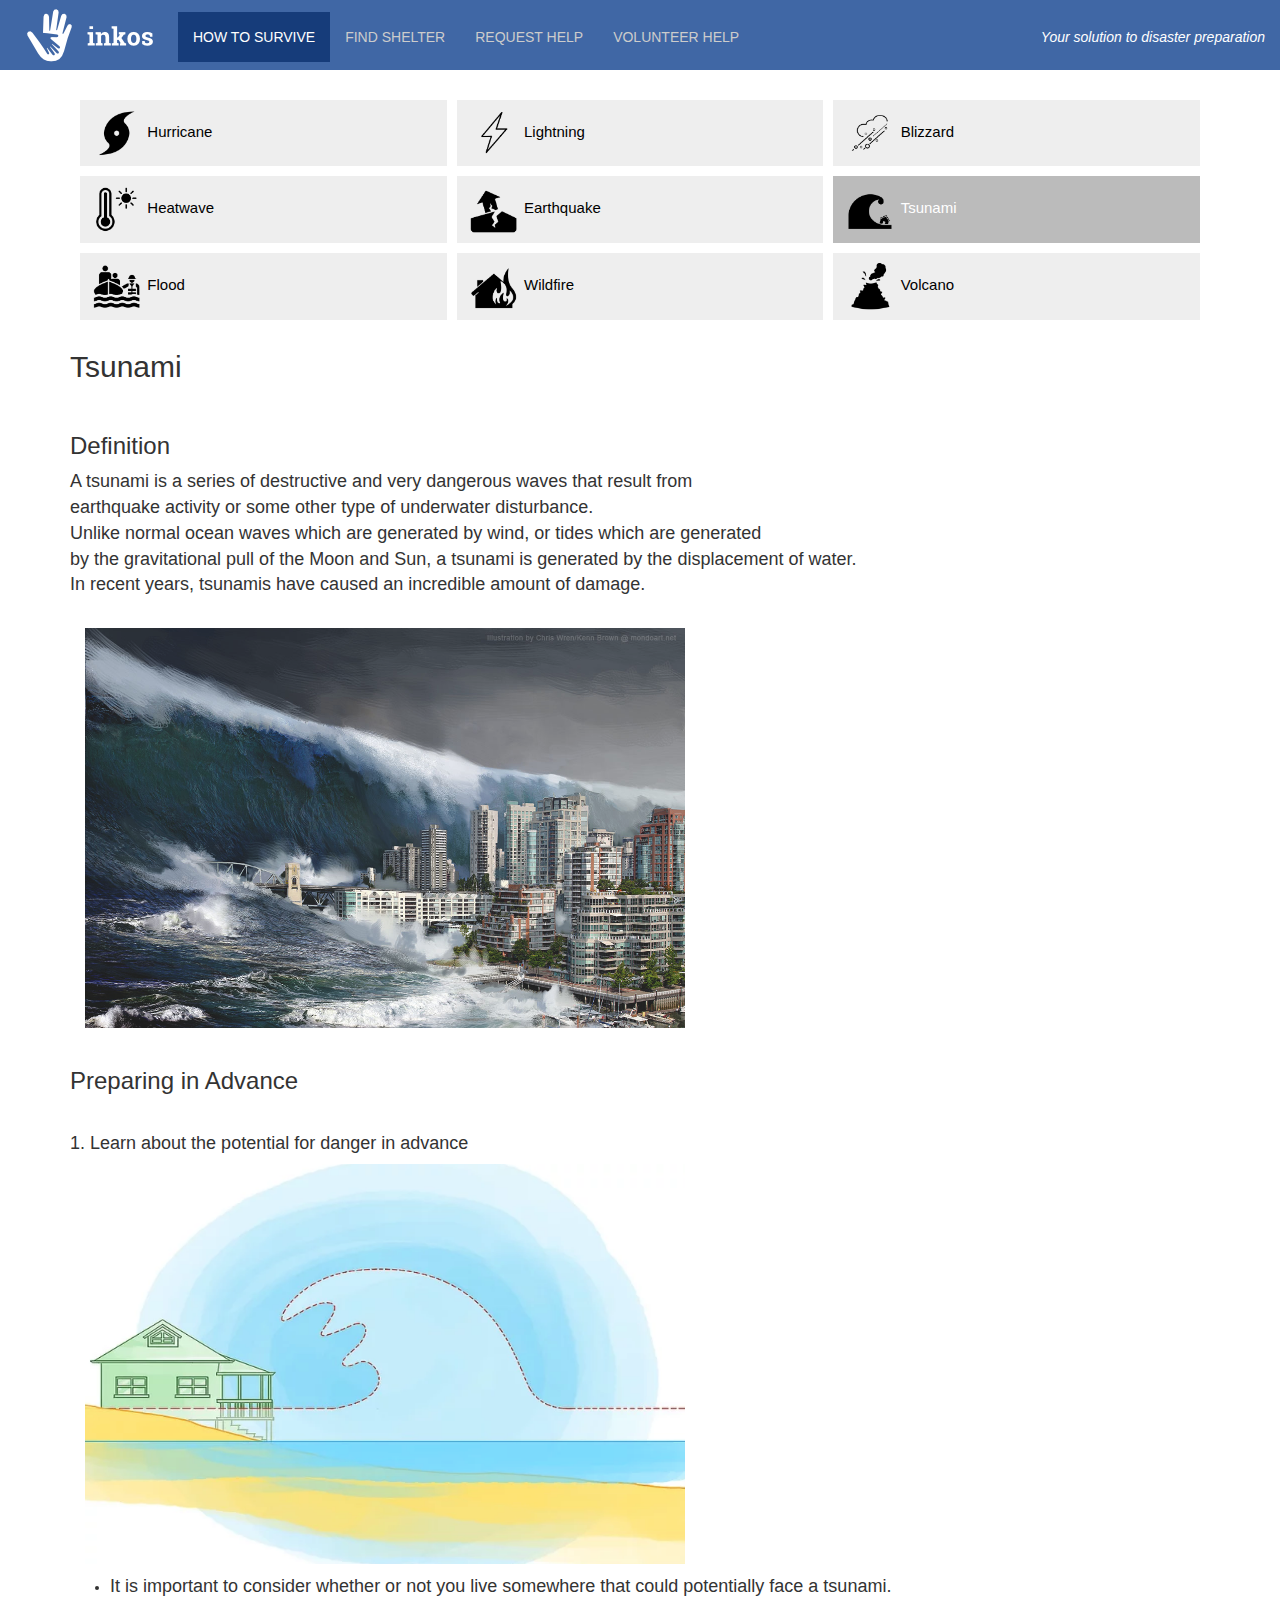
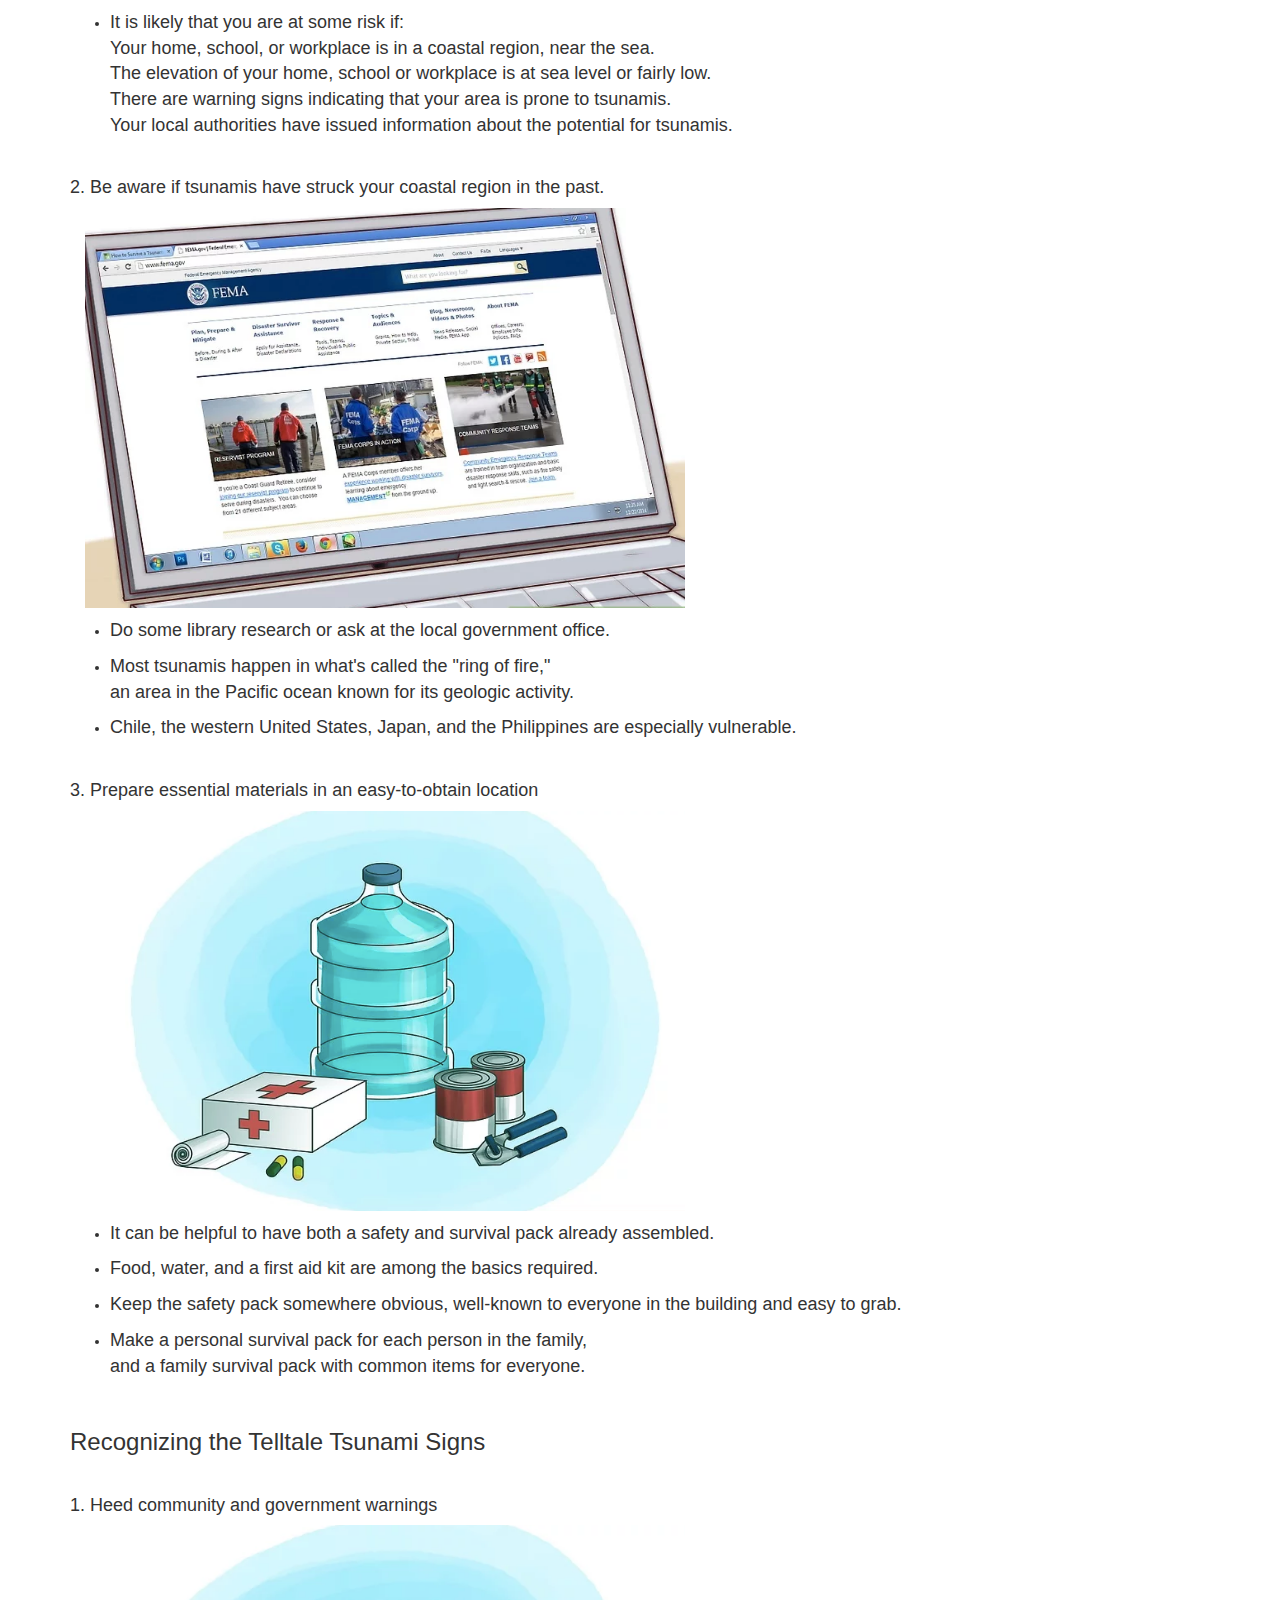
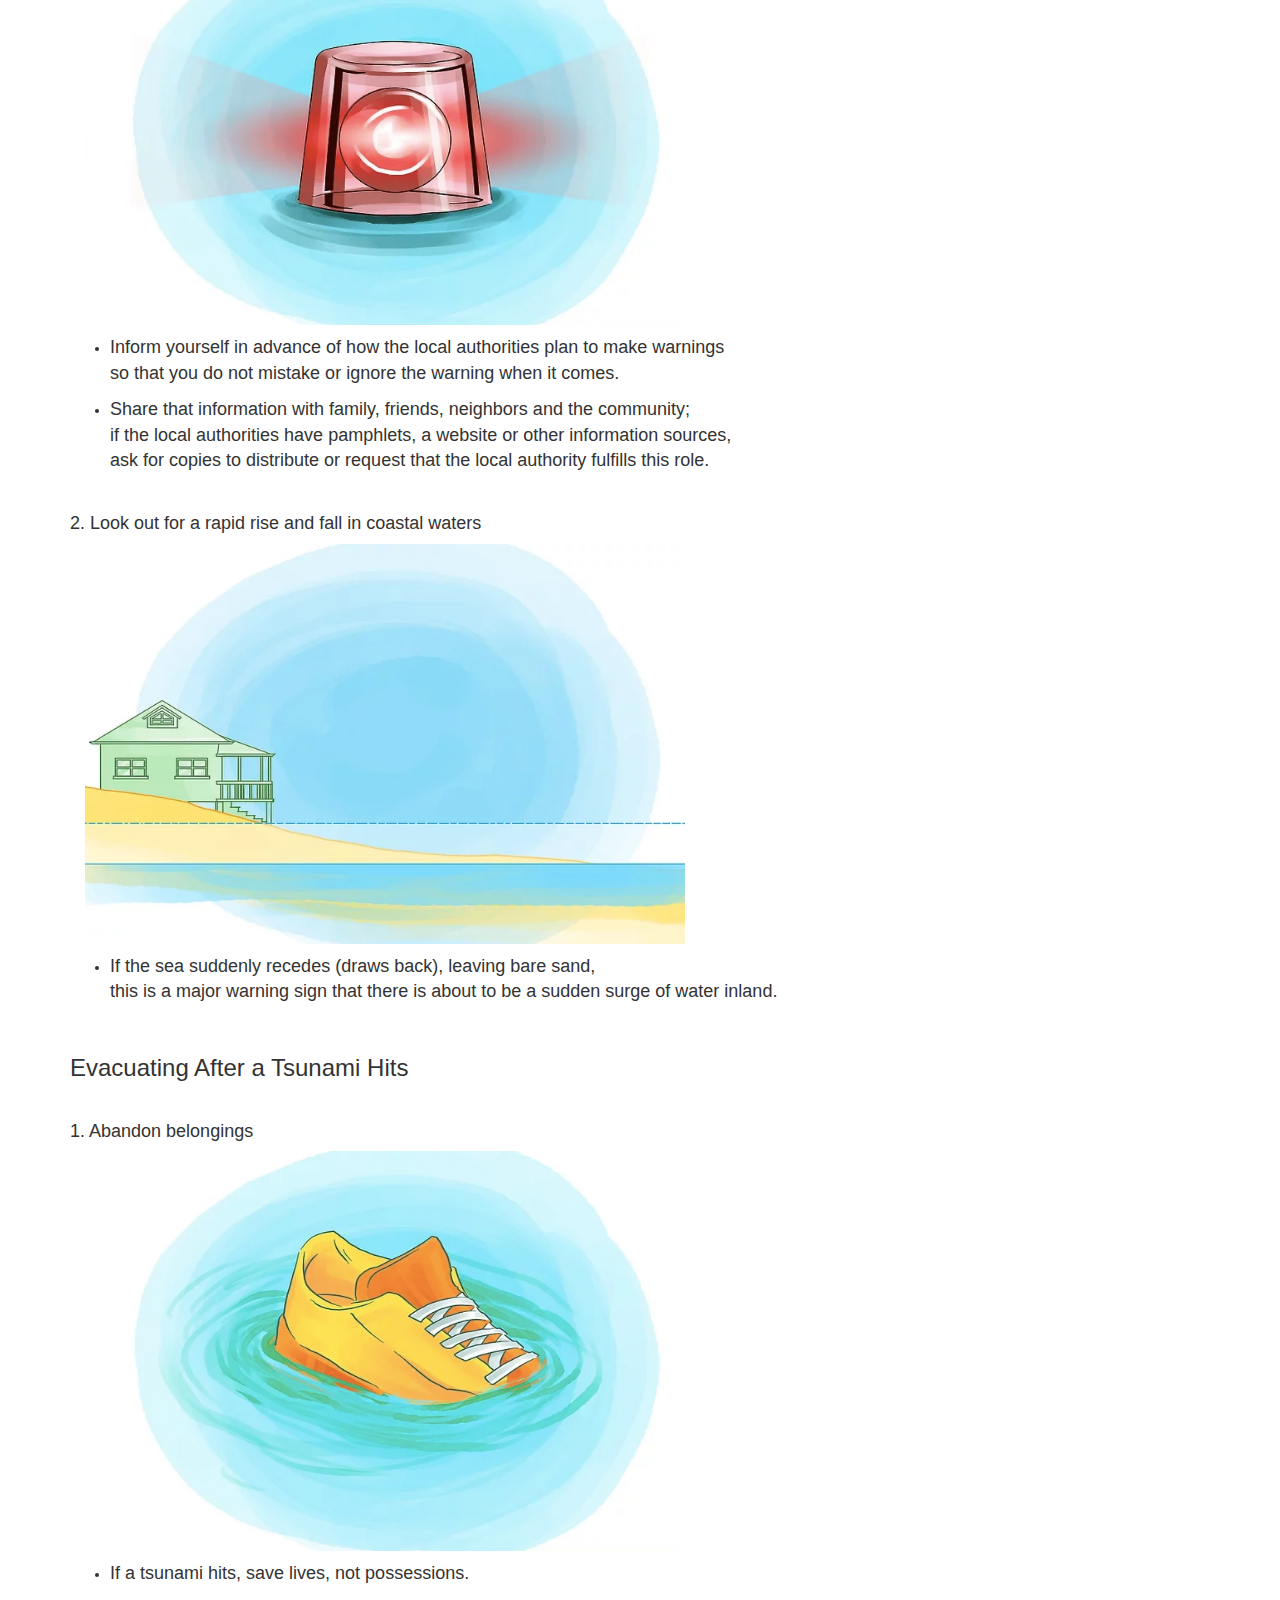
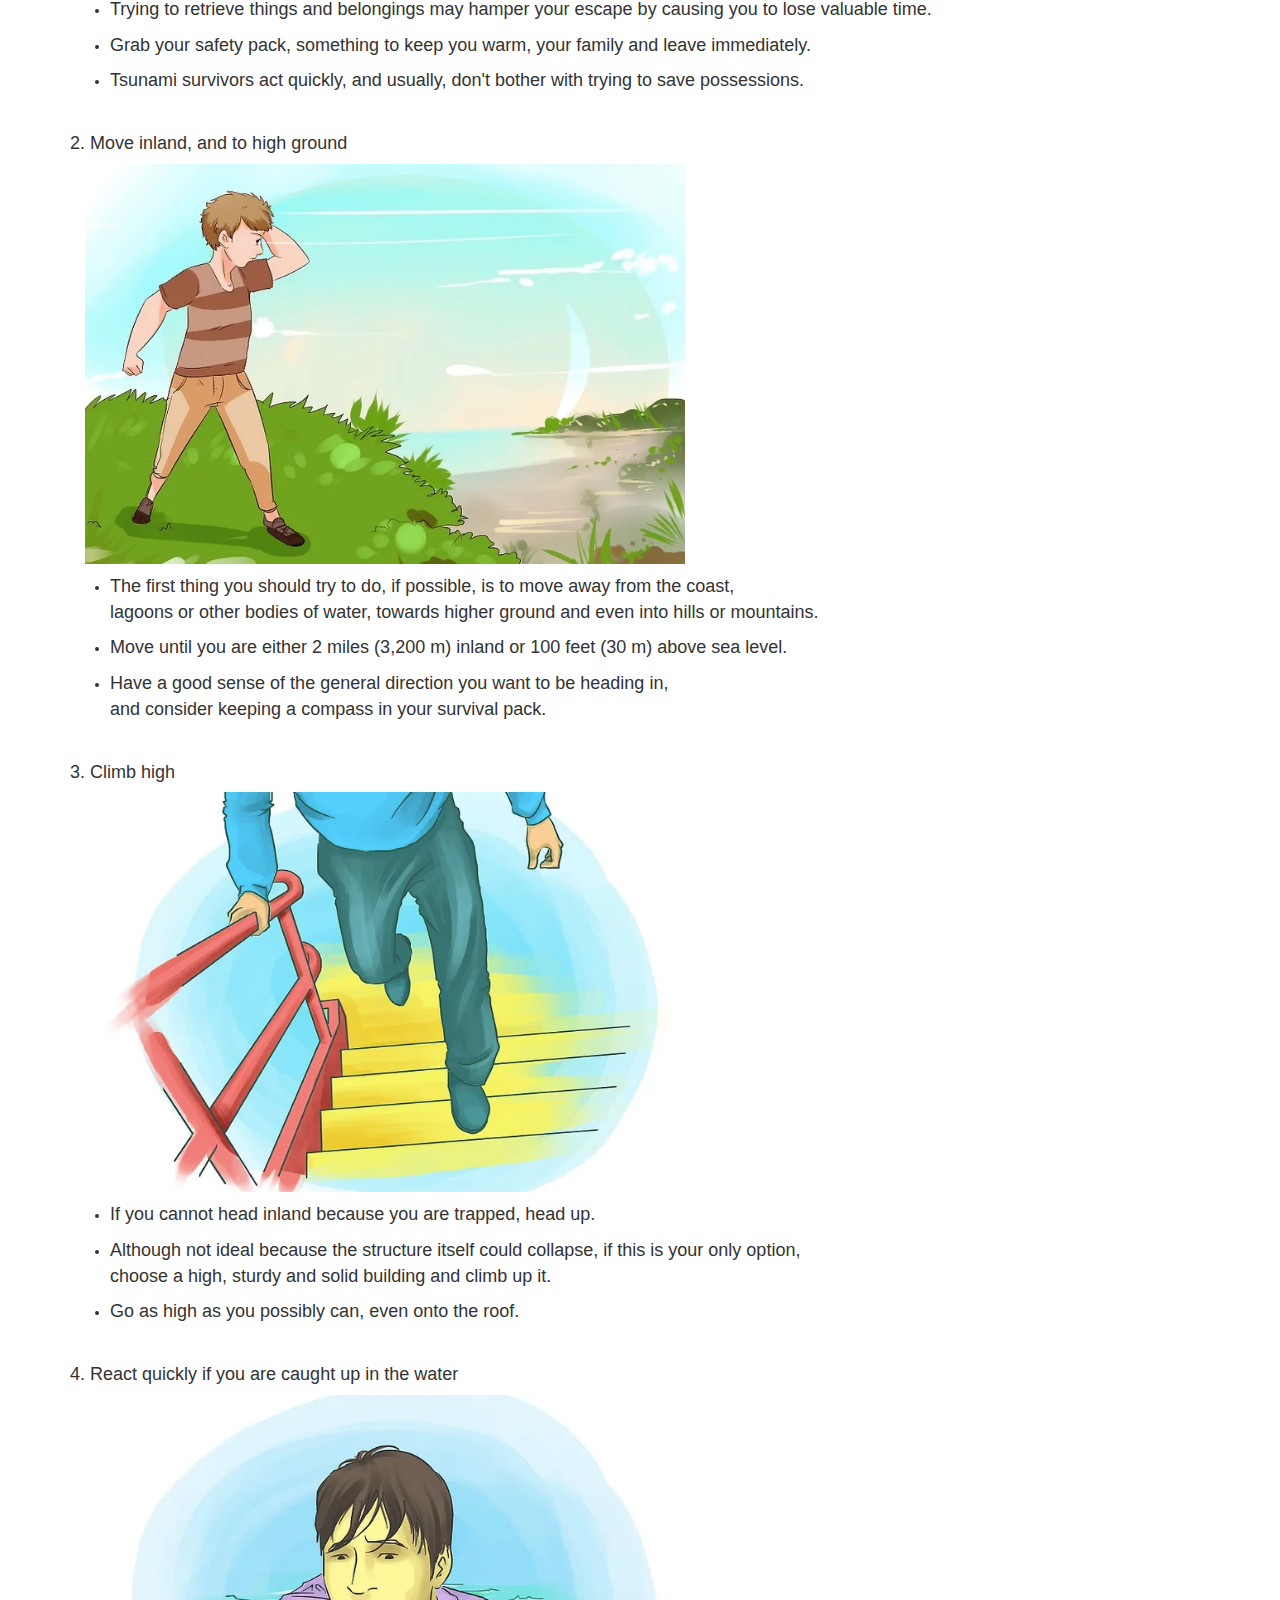
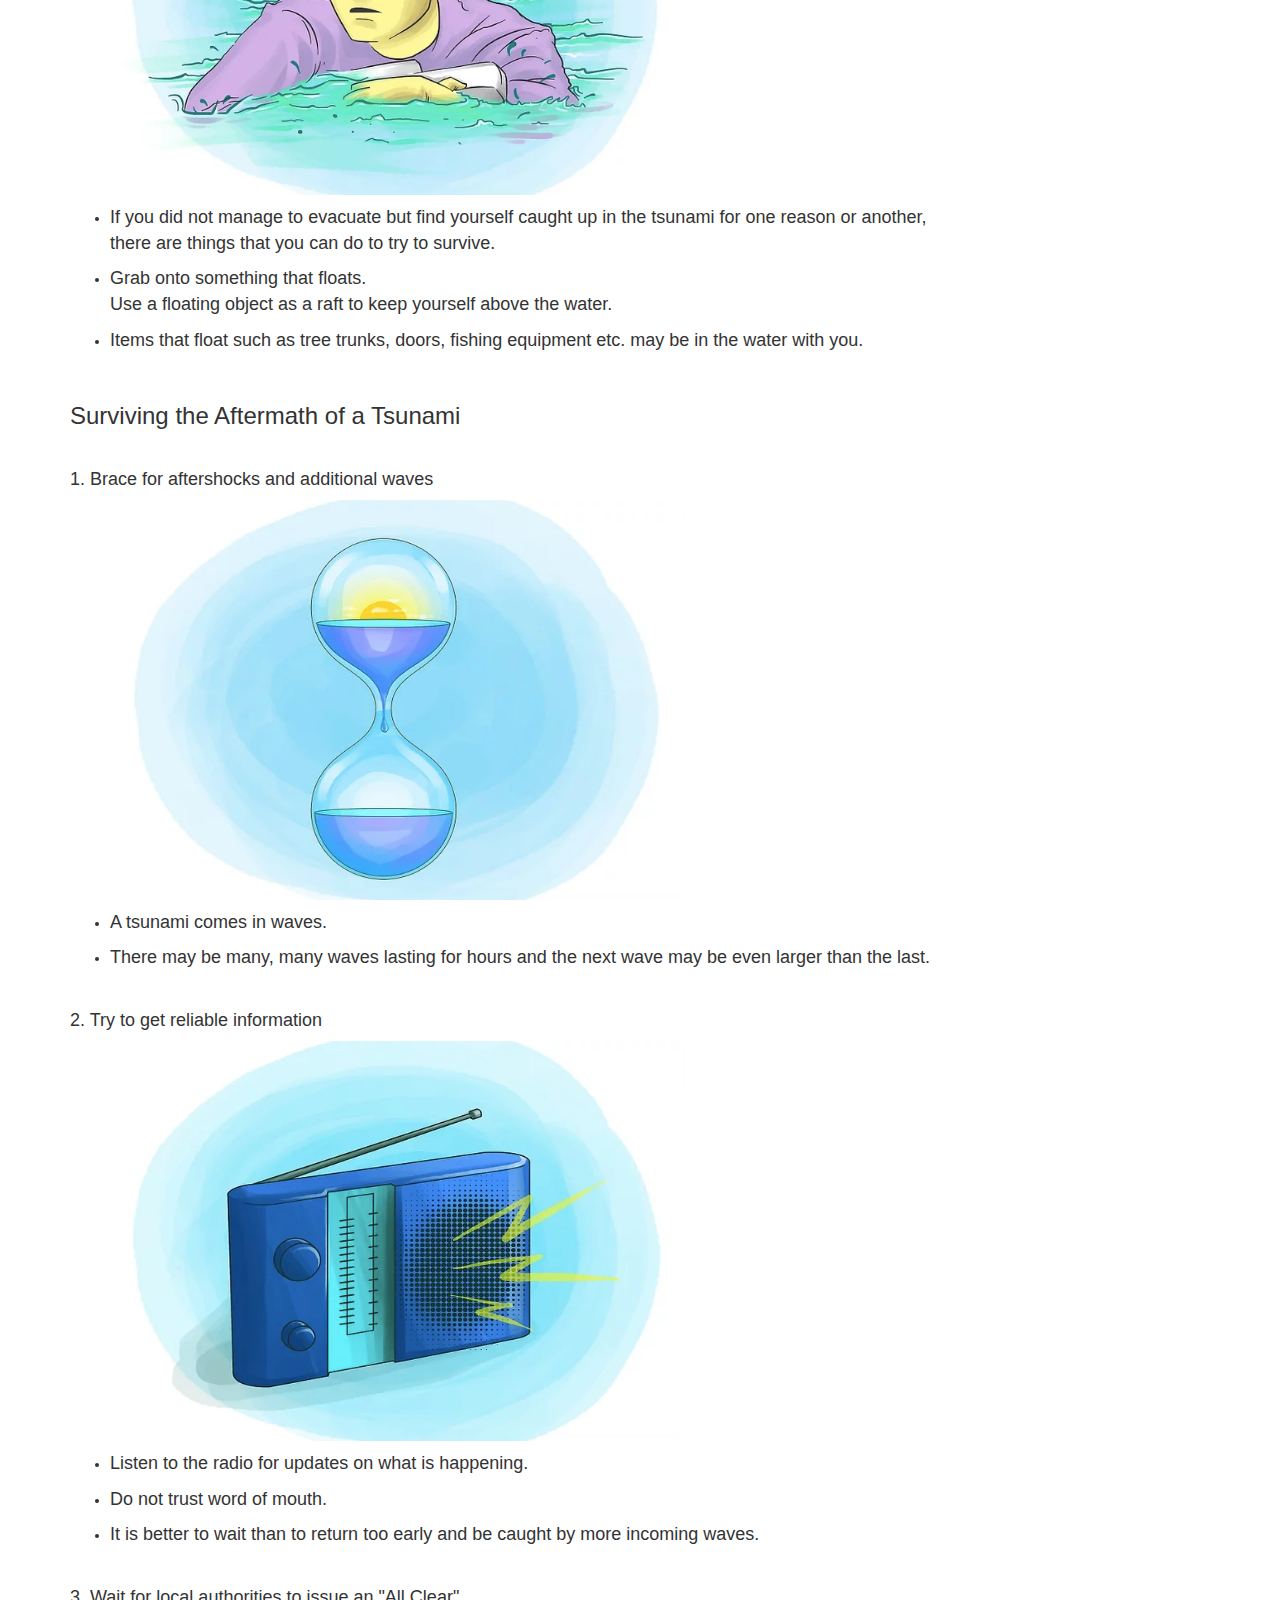
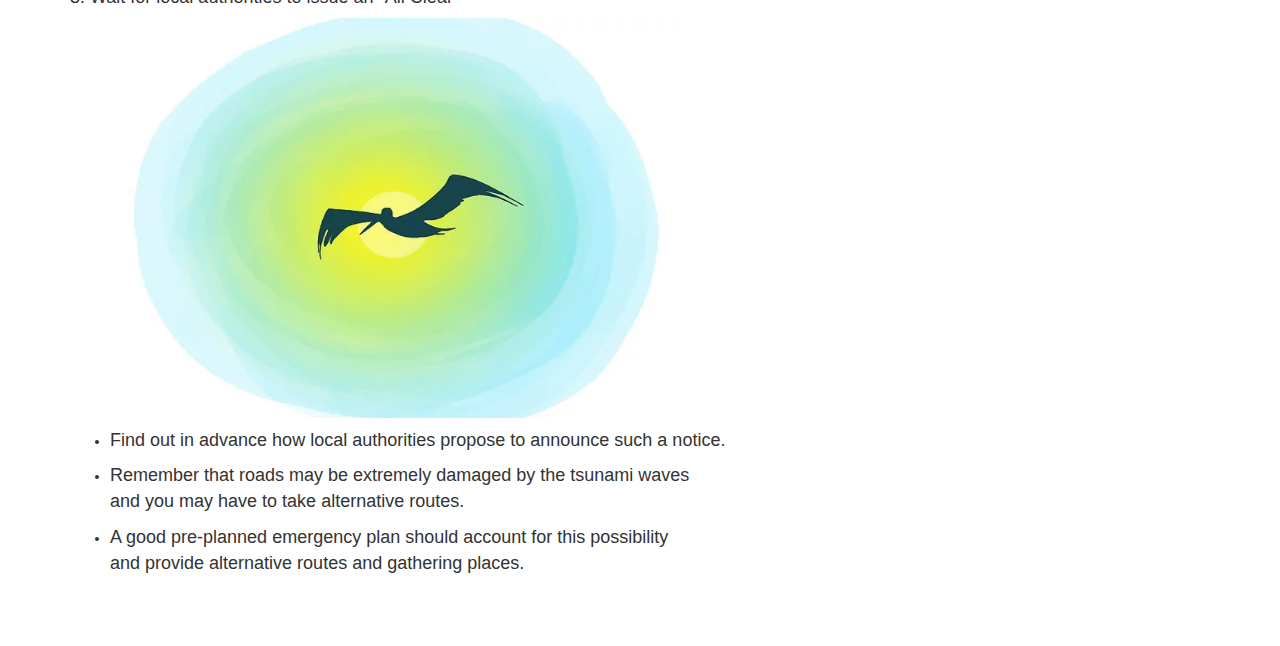
<file: how-to-survive-tsunami.html>
<!DOCTYPE html>
<html lang="en">
<head>
  <title>Welcome to Inkos</title>
  <meta charset="utf-8">
  <meta name="viewport" content="width=device-width, initial-scale=1">
  <link rel="stylesheet" href="https://maxcdn.bootstrapcdn.com/bootstrap/3.3.7/css/bootstrap.min.css">
  <link rel="stylesheet" href="inkos.css">
  <script src="https://ajax.googleapis.com/ajax/libs/jquery/3.2.1/jquery.min.js"></script>
  <script src="https://maxcdn.bootstrapcdn.com/bootstrap/3.3.7/js/bootstrap.min.js"></script>
  <script src="inkos.js"></script>

</head>
<body>

  <!-- Start of navigation bar -->
  <nav class="navbar navbar-inverse navbar-static-top" >
    <div class="container-fluid">
      <div class="navbar-header" id="navBar" >
        <button type="button" class="navbar-toggle" data-toggle="collapse" data-target="#myNavbar">
          <span class="icon-bar"></span>
          <span class="icon-bar"></span>
          <span class="icon-bar"></span>                        
        </button>
        <a class="navbar-brand" href="index.html"><img src ="images/logo.png" id="logo"></a>
      </div>
      <div class="collapse navbar-collapse" id="myNavbar">
        <ul class="nav navbar-nav">
          <li class="active"><a href="how-to-survive.html">HOW TO SURVIVE</a></li>
          <li><a href="find-shelter.html">FIND SHELTER</a></li>
          <li><a href="request-help.html">REQUEST HELP</a></li>
          <li ><a href="volunteer-help.html">VOLUNTEER HELP</a></li>
        </ul>
        <ul class="nav navbar-nav navbar-right">
          <p class="navbar-text slogan">Your solution to disaster preparation </p>
        </ul>
      </div>
    </div>
  </nav>
  <!-- End of navigation bar -->

  <!-- Start of link table -->
  <div class="container">
    <table class="disasters-table" >
      <!-- First row of link table -->
      <tr>
        <!-- First link -->
        <th class="disasters-cell">
          <a href="how-to-survive-hurricane.html">
            <img src="images/disaster-hurricane.png" class="image-icon">
            <p class="text-icon">Hurricane</p>
          </a>
        </th>

        <!-- Second Link -->
        <th class="disasters-cell">
          <a href="how-to-survive-lightning.html">
            <img src="images/disaster-lightning.png" class="image-icon">
            <p class="text-icon">Lightning</p>
          </a>
        </th>

        <!-- Third Link -->
        <th class="disasters-cell">
          <a href="how-to-survive-blizzard.html">
            <img src="images/disaster-blizzard.png" class="image-icon">
            <p class="text-icon">Blizzard</p>
          </a>
        </th>
      </tr>

      <!-- Second row of link table -->
      <tr>
        <!-- First link -->
        <th class="disasters-cell">
          <a href="how-to-survive-heatwave.html">
            <img src="images/disaster-heatwave.png" class="image-icon">
            <p class="text-icon">Heatwave</p>
          </a>
        </th>

        <!-- Second Link -->
        <th class="disasters-cell">
          <a href="how-to-survive-earthquake.html">
            <img src="images/disaster-earthquake.png" class="image-icon">
            <p class="text-icon">Earthquake</p>
          </a>
        </th>

        <!-- Third Link -->
        <th class="disasters-cell selected">
          <a href="how-to-survive-tsunami.html">
            <img src="images/disaster-tsunami.png" class="image-icon">
            <p class="text-icon">Tsunami</p>
          </a>
        </th>
      </tr>

      <!-- Third row of link table -->
      <tr>
        <!-- First link -->
        <th class="disasters-cell">
          <a href="how-to-survive-flood.html">
            <img src="images/disaster-flood.png" class="image-icon">
            <p class="text-icon">Flood</p>
          </a>
        </th>

        <!-- Second Link -->
        <th class="disasters-cell">
          <a href="how-to-survive-wildfire.html">
            <img src="images/disaster-wildfire.png" class="image-icon">
            <p class="text-icon">Wildfire</p>
          </a>
        </th>

        <!-- Third Link -->
        <th class="disasters-cell">
          <a href="how-to-survive-volcano.html">
            <img src="images/disaster-volcano.png" class="image-icon">
            <p class="text-icon">Volcano</p>
          </a>
        </th>
      </tr>
    </table>
  </div>

  <div class="container">
    <h2 class="pageTitle">Tsunami</h2>
      <br>
    <h3 class="pageTitle">Definition</h3>
    <div class="text-box">
      <p>A tsunami is a series of destructive and very dangerous waves that result from <br>earthquake activity or some other type of underwater disturbance. <br>Unlike normal ocean waves which are generated by wind, or tides which are generated <br>by the gravitational pull of the Moon and Sun, a tsunami is generated by the displacement of water.<br>In recent years, tsunamis have caused an incredible amount of damage. </p>
    </div>
    <br>

    <div class="container">
        <img src="images/tsunami.jpg" alt="hurricane1" style="width:600px; height:400px;">
    </div>
    <br>

    <h3 class="pageTitle">Preparing in Advance </h3>
    <br>

    <h4>1. Learn about the potential for danger in advance</h4>
    <div class="container">
        <img src="images/survive-tsunami1.png" alt="hurricane1" style="width:600px; height:400px; margin-bottom: 10px;">
    </div>
    <ul><li><p class="text-box">It is important to consider whether or not you live somewhere that could potentially face a tsunami.</p>
    </li><li><p class="text-box"> It is likely that you are at some risk if: <br>
    Your home, school, or workplace is in a coastal region, near the sea.
    <br>The elevation of your home, school or workplace is at sea level or fairly low.<br>
    There are warning signs indicating that your area is prone to tsunamis.<br>
    Your local authorities have issued information about the potential for tsunamis.</p>
    </li></ul><br>

    <h4>2. Be aware if tsunamis have struck your coastal region in the past.</h4>
    <div class="container">
        <img src="images/survive-tsunami2.png" alt="hurricane1" style="width:600px; height:400px; margin-bottom: 10px;">
    </div>
    <ul><li><p class="text-box"> Do some library research or ask at the local government office.</p>
    </li><li><p class="text-box">Most tsunamis happen in what's called the "ring of fire," <br>an area in the Pacific ocean known for its geologic activity.</p>
    </li><li><p class="text-box">Chile, the western United States, Japan, and the Philippines are especially vulnerable.</p>
    </li></ul><br>

    <h4>3. Prepare essential materials in an easy-to-obtain location</h4>
    <div class="container">
        <img src="images/survive-tsunami3.png" alt="hurricane1" style="width:600px; height:400px; margin-bottom: 10px;">
    </div>
    <ul><li><p class="text-box"> It can be helpful to have both a safety and survival pack already assembled.</p>
    </li><li><p class="text-box">Food, water, and a first aid kit are among the basics required.</p>
    </li><li><p class="text-box">Keep the safety pack somewhere obvious, well-known to everyone in the building and easy to grab.</p>
    </li><li><p class="text-box">Make a personal survival pack for each person in the family,<br> and a family survival pack with common items for everyone.</p>
    </li></ul><br>


    <h3 class="pageTitle">Recognizing the Telltale Tsunami Signs </h3>
    <br>

    <h4>1. Heed community and government warnings</h4>
    <div class="container">
        <img src="images/survive-tsunami4.png" alt="hurricane1" style="width:600px; height:400px; margin-bottom: 10px;">
    </div>
    <ul><li><p class="text-box">Inform yourself in advance of how the local authorities plan to make warnings <br>so that you do not mistake or ignore the warning when it comes. </p>
    </li><li><p class="text-box">Share that information with family, friends, neighbors and the community; <br>if the local authorities have pamphlets, a website or other information sources, <br>ask for copies to distribute or request that the local authority fulfills this role.</p>
    </li></ul><br>

    <h4>2. Look out for a rapid rise and fall in coastal waters</h4>
    <div class="container">
        <img src="images/survive-tsunami5.png" alt="hurricane1" style="width:600px; height:400px; margin-bottom: 10px;">
    </div>
    <ul><li><p class="text-box"> If the sea suddenly recedes (draws back), leaving bare sand, <br>this is a major warning sign that there is about to be a sudden surge of water inland.</p>
    </li></ul><br>


    <h3 class="pageTitle">Evacuating After a Tsunami Hits </h3>
    <br>

    <h4>1. Abandon belongings</h4>
    <div class="container">
        <img src="images/survive-tsunami6.png" alt="hurricane1" style="width:600px; height:400px; margin-bottom: 10px;">
    </div>
    <ul><li><p class="text-box"> If a tsunami hits, save lives, not possessions.</p>
    </li><li><p class="text-box">Trying to retrieve things and belongings may hamper your escape by causing you to lose valuable time.</p>
    </li><li><p class="text-box">Grab your safety pack, something to keep you warm, your family and leave immediately.</p>
    </li><li><p class="text-box">Tsunami survivors act quickly, and usually, don't bother with trying to save possessions.</p>
    </li></ul><br>

     <h4>2. Move inland, and to high ground</h4>
    <div class="container">
        <img src="images/survive-tsunami7.png" alt="hurricane1" style="width:600px; height:400px; margin-bottom: 10px;">
    </div>
    <ul><li><p class="text-box">The first thing you should try to do, if possible, is to move away from the coast,<br> lagoons or other bodies of water, towards higher ground and even into hills or mountains.</p>
    </li><li><p class="text-box">Move until you are either 2 miles (3,200 m) inland or 100 feet (30 m) above sea level.</p>
    </li><li><p class="text-box">Have a good sense of the general direction you want to be heading in, <br>and consider keeping a compass in your survival pack.</p>
    </li></ul><br>

   <h4>3. Climb high</h4>
    <div class="container">
        <img src="images/survive-tsunami8.png" alt="hurricane1" style="width:600px; height:400px; margin-bottom: 10px;">
    </div>
    <ul><li><p class="text-box"> If you cannot head inland because you are trapped, head up.</p>
    </li><li><p class="text-box">Although not ideal because the structure itself could collapse, if this is your only option,<br> choose a high, sturdy and solid building and climb up it.</p>
    </li><li><p class="text-box">Go as high as you possibly can, even onto the roof.</p>
    </li></ul><br>

    <h4>4. React quickly if you are caught up in the water</h4>
    <div class="container">
        <img src="images/survive-tsunami9.png" alt="hurricane1" style="width:600px; height:400px; margin-bottom: 10px;">
    </div>
    <ul><li><p class="text-box"> If you did not manage to evacuate but find yourself caught up in the tsunami for one reason or another, <br>there are things that you can do to try to survive.</p>
    </li><li><p class="text-box">Grab onto something that floats. <br>Use a floating object as a raft to keep yourself above the water.</p>
    </li><li><p class="text-box">Items that float such as tree trunks, doors, fishing equipment etc. may be in the water with you.</p>
    </li></ul><br>

    <h3 class="pageTitle">Surviving the Aftermath of a Tsunami </h3>
    <br>

    <h4>1. Brace for aftershocks and additional waves</h4>
    <div class="container">
        <img src="images/survive-tsunami10.png" alt="hurricane1" style="width:600px; height:400px; margin-bottom: 10px;">
    </div>
    <ul><li><p class="text-box"> A tsunami comes in waves.</p>
    </li><li><p class="text-box">There may be many, many waves lasting for hours and the next wave may be even larger than the last.</p>
    </li></ul><br>

    <h4>2. Try to get reliable information</h4>
    <div class="container">
        <img src="images/survive-tsunami11.png" alt="hurricane1" style="width:600px; height:400px; margin-bottom: 10px;">
    </div>
    <ul><li><p class="text-box"> Listen to the radio for updates on what is happening.</p>
    </li><li><p class="text-box">Do not trust word of mouth.</p>
    </li><li><p class="text-box">It is better to wait than to return too early and be caught by more incoming waves.</p>
    </li></ul><br>

    <h4>3. Wait for local authorities to issue an "All Clear"</h4>
    <div class="container">
        <img src="images/survive-tsunami12.png" alt="hurricane1" style="width:600px; height:400px; margin-bottom: 10px;">
    </div>
    <ul><li><p class="text-box"> Find out in advance how local authorities propose to announce such a notice.</p>
    </li><li><p class="text-box">Remember that roads may be extremely damaged by the tsunami waves <br>and you may have to take alternative routes.</p>
    </li><li><p class="text-box">A good pre-planned emergency plan should account for this possibility <br>and provide alternative routes and gathering places.</p>
    </li></ul><br>






  <br>
  <br>
  </div>

    


  

  


</body>
</file>
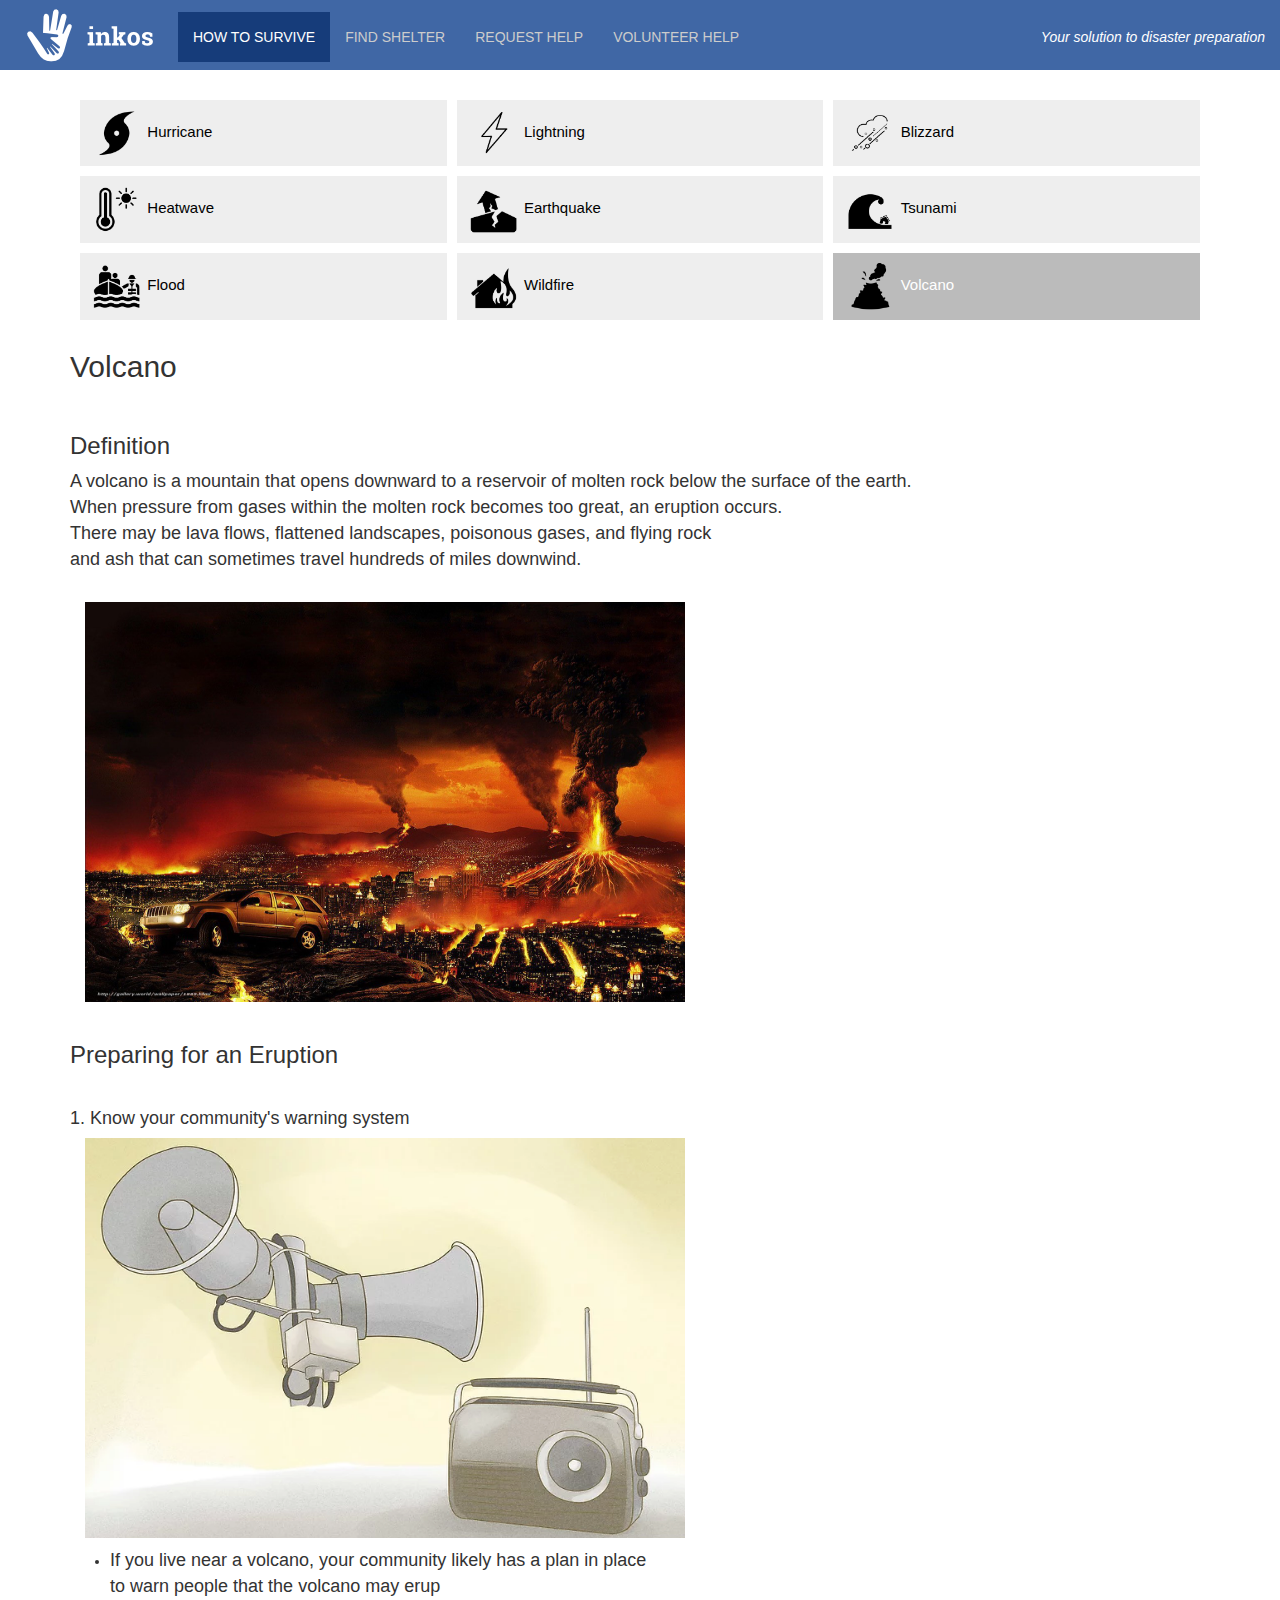
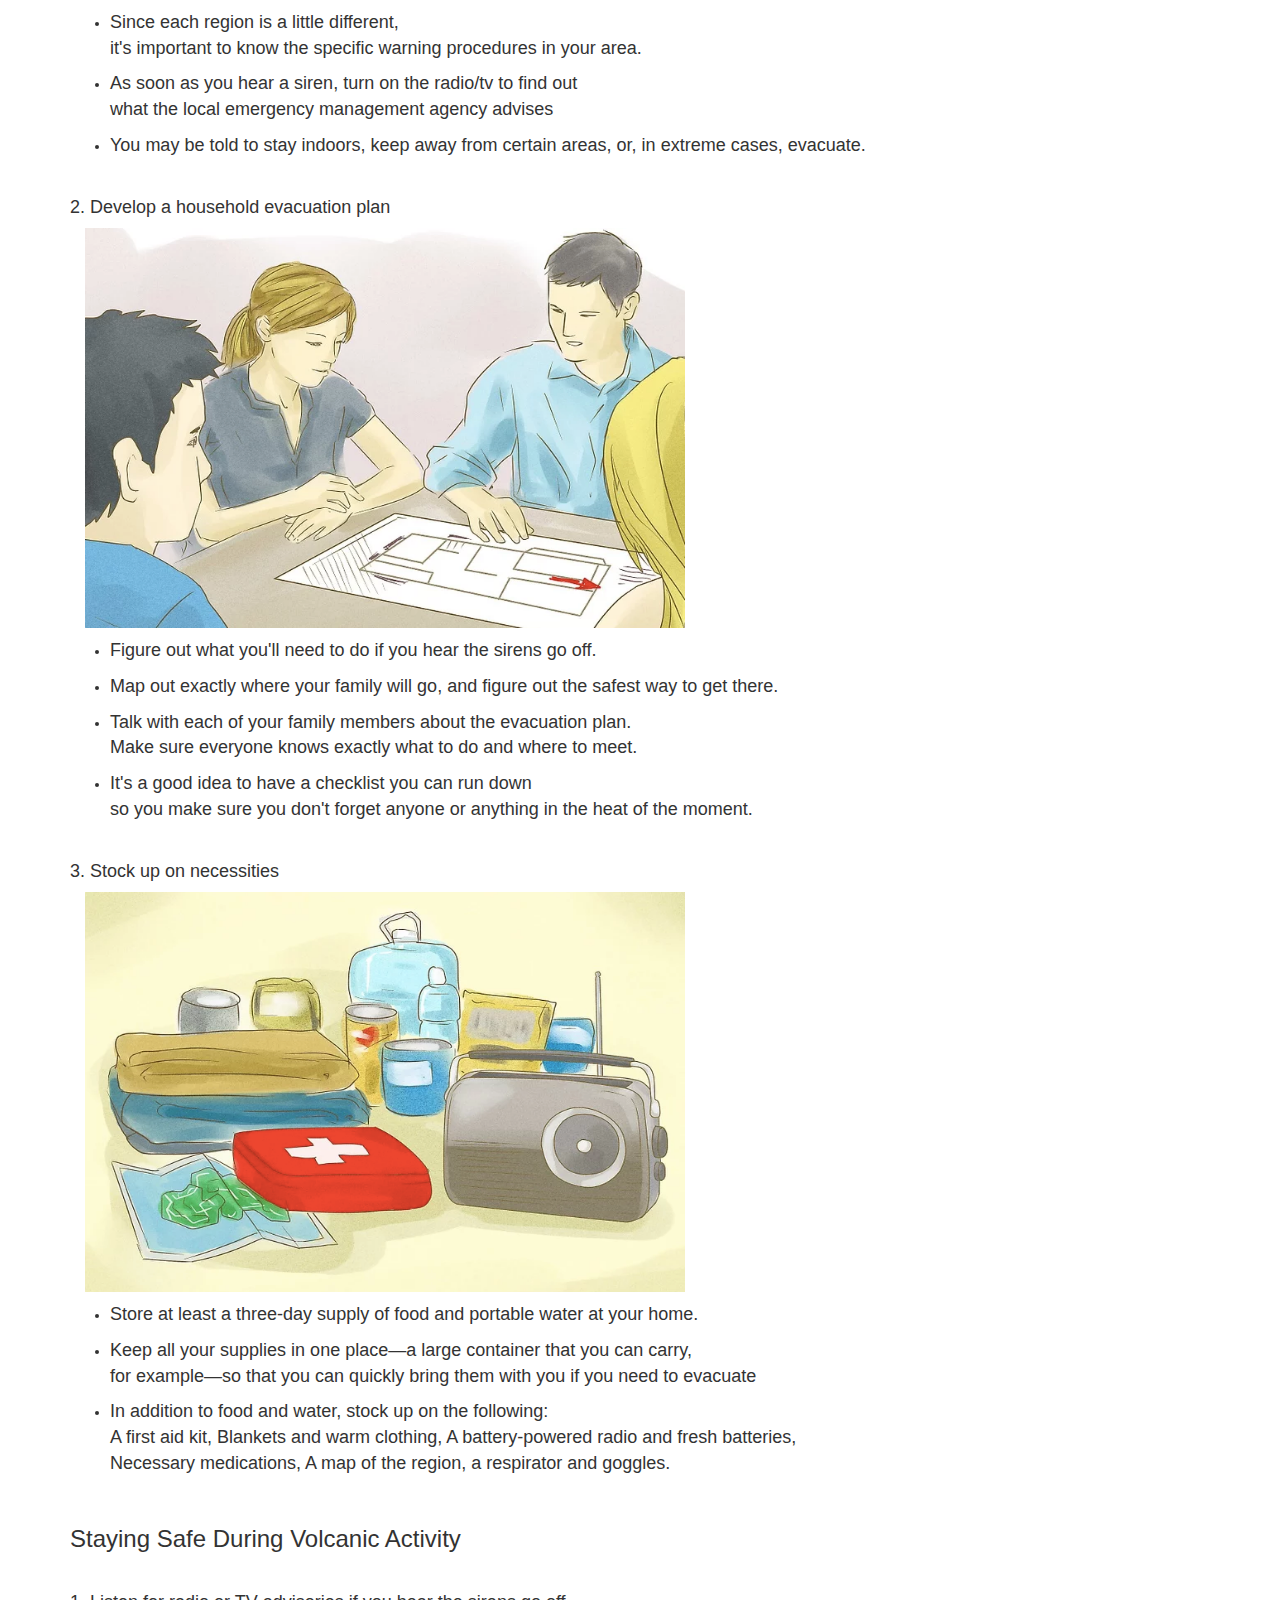
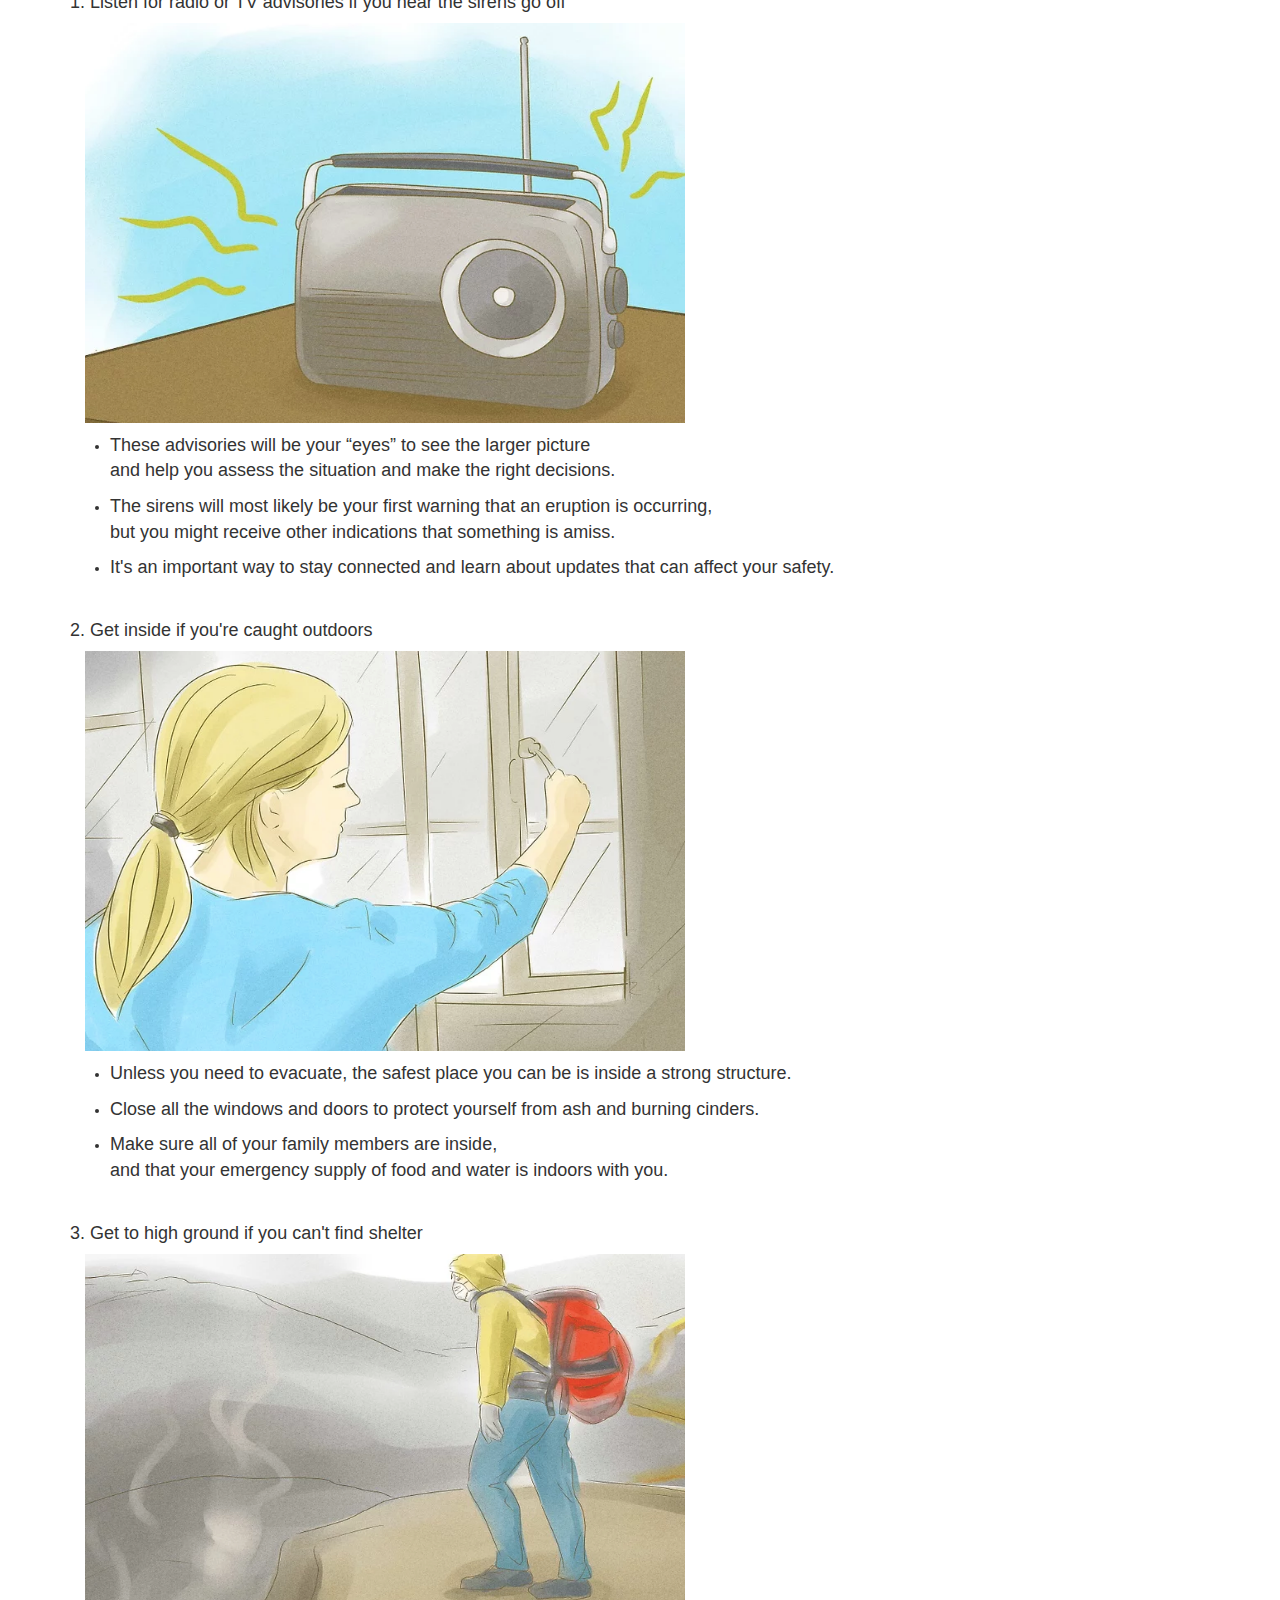
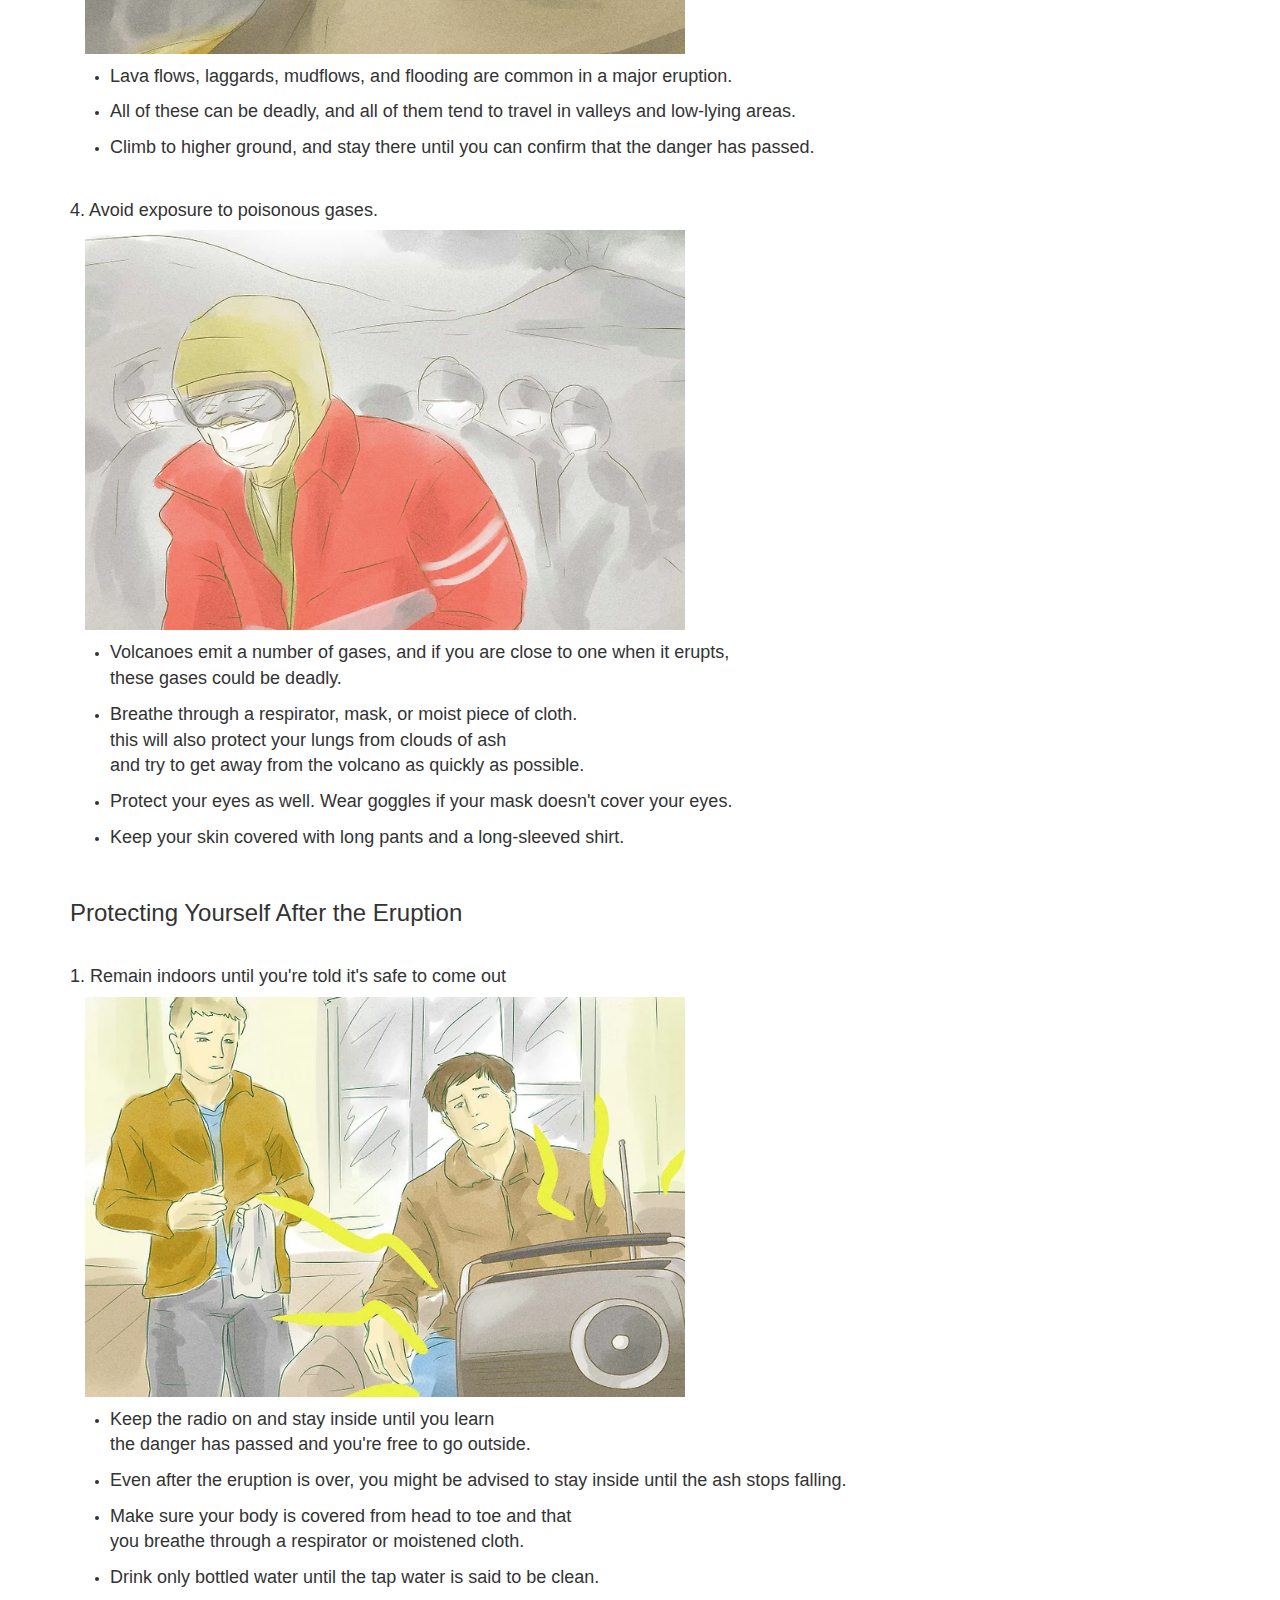
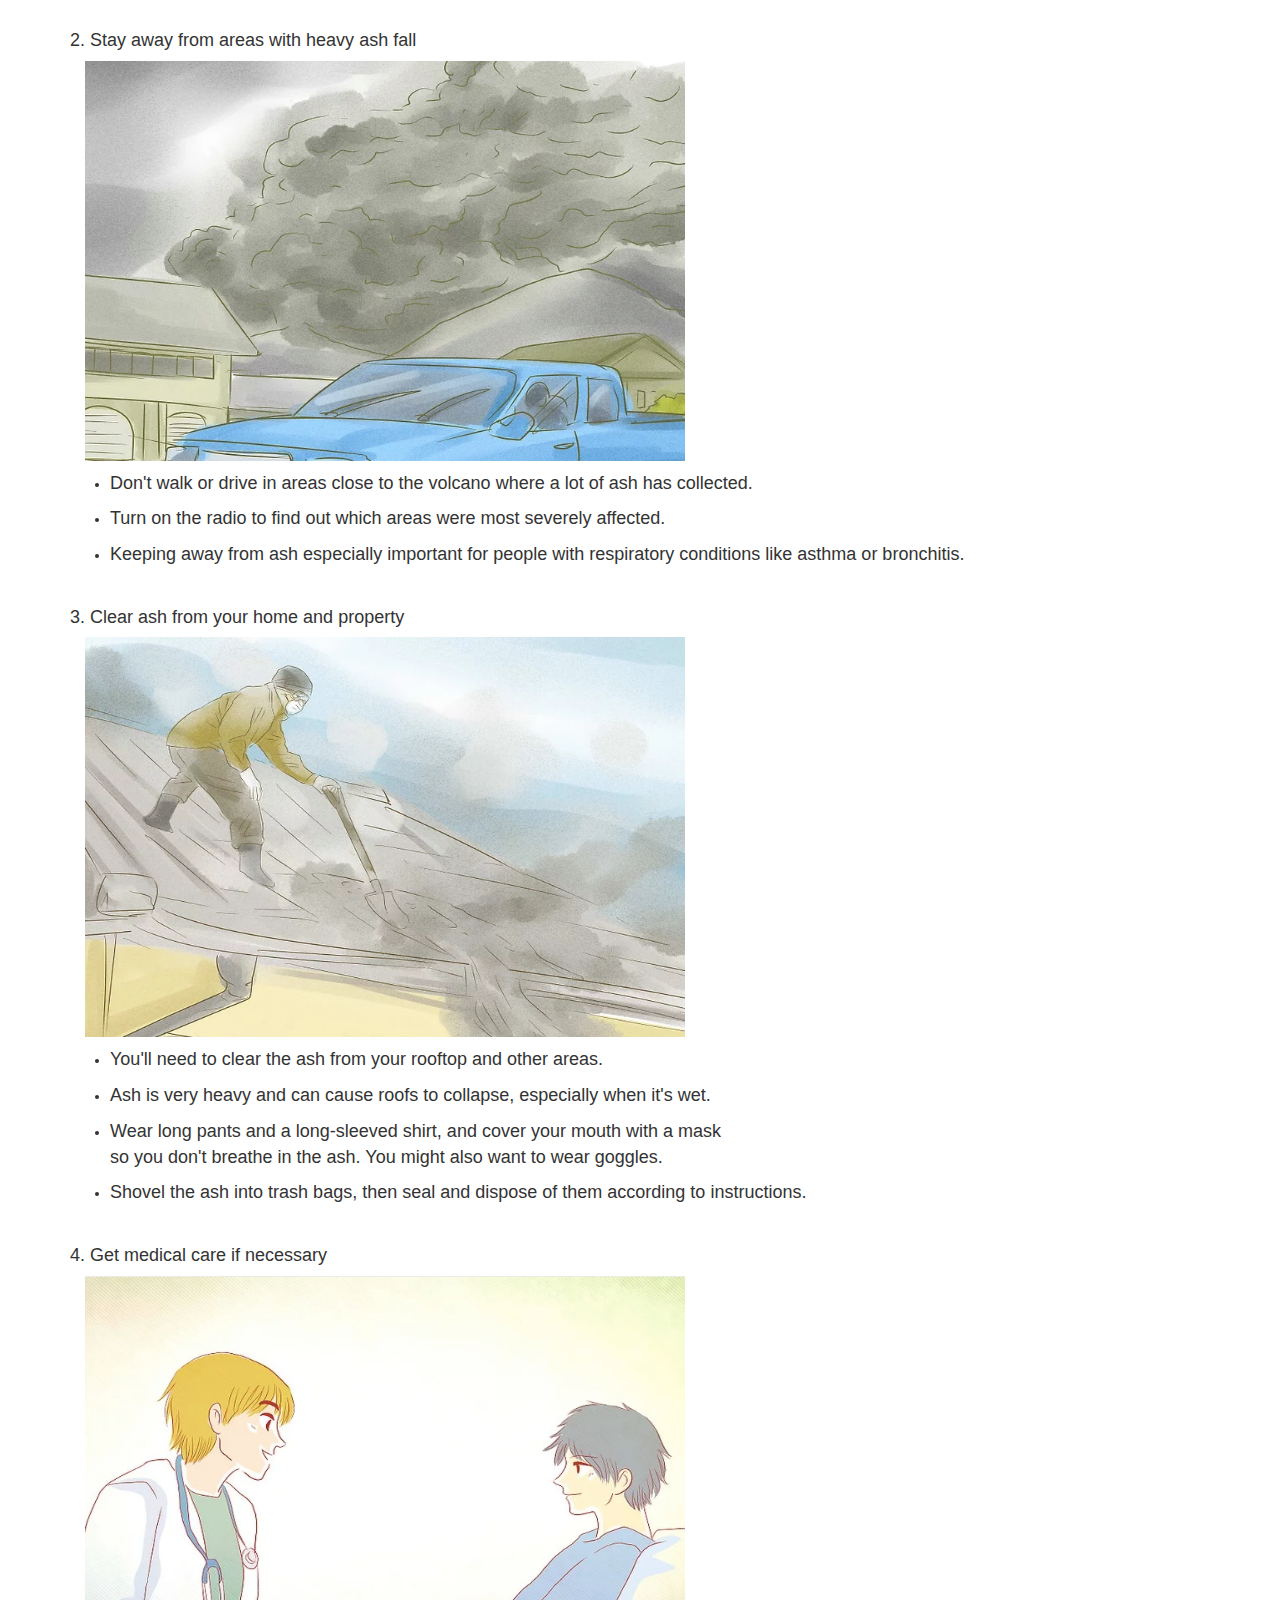
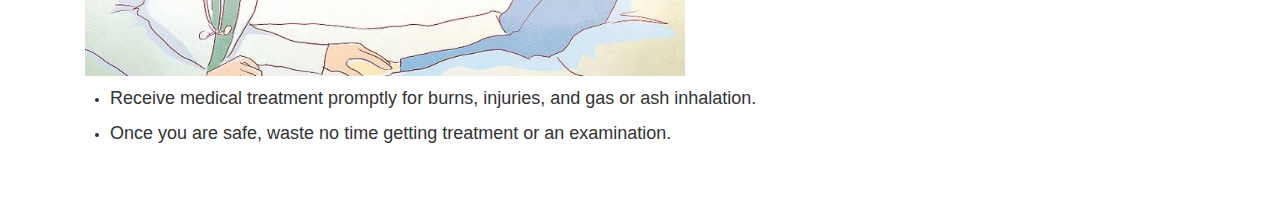
<file: how-to-survive-volcano.html>
<!DOCTYPE html>
<html lang="en">
<head>
  <title>Welcome to Inkos</title>
  <meta charset="utf-8">
  <meta name="viewport" content="width=device-width, initial-scale=1">
  <link rel="stylesheet" href="https://maxcdn.bootstrapcdn.com/bootstrap/3.3.7/css/bootstrap.min.css">
  <link rel="stylesheet" href="inkos.css">
  <script src="https://ajax.googleapis.com/ajax/libs/jquery/3.2.1/jquery.min.js"></script>
  <script src="https://maxcdn.bootstrapcdn.com/bootstrap/3.3.7/js/bootstrap.min.js"></script>
  <script src="inkos.js"></script>

</head>
<body>

  <!-- Start of navigation bar -->
  <nav class="navbar navbar-inverse navbar-static-top" >
    <div class="container-fluid">
      <div class="navbar-header" id="navBar" >
        <button type="button" class="navbar-toggle" data-toggle="collapse" data-target="#myNavbar">
          <span class="icon-bar"></span>
          <span class="icon-bar"></span>
          <span class="icon-bar"></span>                        
        </button>
        <a class="navbar-brand" href="index.html"><img src ="images/logo.png" id="logo"></a>
      </div>
      <div class="collapse navbar-collapse" id="myNavbar">
        <ul class="nav navbar-nav">
          <li class="active"><a href="how-to-survive.html">HOW TO SURVIVE</a></li>
          <li><a href="find-shelter.html">FIND SHELTER</a></li>
          <li><a href="request-help.html">REQUEST HELP</a></li>
          <li ><a href="volunteer-help.html">VOLUNTEER HELP</a></li>
        </ul>
        <ul class="nav navbar-nav navbar-right">
          <p class="navbar-text slogan">Your solution to disaster preparation </p>
        </ul>
      </div>
    </div>
  </nav>
  <!-- End of navigation bar -->

  <!-- Start of link table -->
  <div class="container">
    <table class="disasters-table" >
      <!-- First row of link table -->
      <tr>
        <!-- First link -->
        <th class="disasters-cell">
          <a href="how-to-survive-hurricane.html">
            <img src="images/disaster-hurricane.png" class="image-icon">
            <p class="text-icon">Hurricane</p>
          </a>
        </th>

        <!-- Second Link -->
        <th class="disasters-cell">
          <a href="how-to-survive-lightning.html">
            <img src="images/disaster-lightning.png" class="image-icon">
            <p class="text-icon">Lightning</p>
          </a>
        </th>

        <!-- Third Link -->
        <th class="disasters-cell">
          <a href="how-to-survive-blizzard.html">
            <img src="images/disaster-blizzard.png" class="image-icon">
            <p class="text-icon">Blizzard</p>
          </a>
        </th>
      </tr>

      <!-- Second row of link table -->
      <tr>
        <!-- First link -->
        <th class="disasters-cell">
          <a href="how-to-survive-heatwave.html">
            <img src="images/disaster-heatwave.png" class="image-icon">
            <p class="text-icon">Heatwave</p>
          </a>
        </th>

        <!-- Second Link -->
        <th class="disasters-cell">
          <a href="how-to-survive-earthquake.html">
            <img src="images/disaster-earthquake.png" class="image-icon">
            <p class="text-icon">Earthquake</p>
          </a>
        </th>

        <!-- Third Link -->
        <th class="disasters-cell">
          <a href="how-to-survive-tsunami.html">
            <img src="images/disaster-tsunami.png" class="image-icon">
            <p class="text-icon">Tsunami</p>
          </a>
        </th>
      </tr>

      <!-- Third row of link table -->
      <tr>
        <!-- First link -->
        <th class="disasters-cell">
          <a href="how-to-survive-flood.html">
            <img src="images/disaster-flood.png" class="image-icon">
            <p class="text-icon">Flood</p>
          </a>
        </th>

        <!-- Second Link -->
        <th class="disasters-cell">
          <a href="how-to-survive-wildfire.html">
            <img src="images/disaster-wildfire.png" class="image-icon">
            <p class="text-icon">Wildfire</p>
          </a>
        </th>

        <!-- Third Link -->
        <th class="disasters-cell selected">
          <a href="how-to-survive-volcano.html">
            <img src="images/disaster-volcano.png" class="image-icon">
            <p class="text-icon">Volcano</p>
          </a>
        </th>
      </tr>
    </table>
  </div>


  <div class="container">
    <h2 class="pageTitle">Volcano</h2>
      <br>
    <h3 class="pageTitle">Definition</h3>
    <div class="text-box">
      <p>A volcano is a mountain that opens downward to a reservoir of molten rock below the surface of the earth.  <br>
        When pressure from gases within the molten rock becomes too great, an eruption occurs.<br>
        There may be lava flows, flattened landscapes, poisonous gases, and flying rock <br>
        and ash that can sometimes travel hundreds of miles downwind.
         </p>
    </div>
    <br>

    <div class="container">
        <img src="images/volcano.jpg" alt="hurricane1" style="width:600px; height:400px;">
    </div>
    <br>

    <h3 class="pageTitle">Preparing for an Eruption </h3>
    <br>

    <h4>1. Know your community's warning system</h4>
    <div class="container">
        <img src="images/survive-volcano1.png" alt="hurricane1" style="width:600px; height:400px; margin-bottom: 10px;">
    </div>
    <ul><li><p class="text-box">If you live near a volcano, your community likely has a plan in place <br>to warn people that the volcano may erup</p>
    </li><li><p class="text-box"> Since each region is a little different, <br>it's important to know the specific warning procedures in your area. </p>
    </li><li><p class="text-box"> As soon as you hear a siren, turn on the radio/tv to find out <br>what the local emergency management agency advises </p>
    </li><li><p class="text-box"> You may be told to stay indoors, keep away from certain areas, or, in extreme cases, evacuate. </p>
    </li></ul><br>


    <h4>2. Develop a household evacuation plan</h4>
    <div class="container">
        <img src="images/survive-volcano2.png" alt="hurricane1" style="width:600px; height:400px; margin-bottom: 10px;">
    </div>
    <ul><li><p class="text-box"> Figure out what you'll need to do if you hear the sirens go off.</p>
    </li><li><p class="text-box">Map out exactly where your family will go, and figure out the safest way to get there.</p>
    </li><li><p class="text-box">Talk with each of your family members about the evacuation plan. <br>Make sure everyone knows exactly what to do and where to meet.</p>
    </li><li><p class="text-box">It's a good idea to have a checklist you can run down <br>so you make sure you don't forget anyone or anything in the heat of the moment.</p>
    </li></ul><br>

    <h4>3. Stock up on necessities</h4>
    <div class="container">
        <img src="images/survive-volcano3.png" alt="hurricane1" style="width:600px; height:400px; margin-bottom: 10px;">
    </div>
    <ul><li><p class="text-box"> Store at least a three-day supply of food and portable water at your home.</p>
    </li><li><p class="text-box">Keep all your supplies in one place—a large container that you can carry, <br>for example—so that you can quickly bring them with you if you need to evacuate</p>
    </li><li><p class="text-box"> In addition to food and water, stock up on the following:<br>
      A first aid kit, Blankets and warm clothing, A battery-powered radio and fresh batteries, <br>
    Necessary medications, A map of the region, a respirator and goggles.</p>
    </li></ul><br>



    <h3 class="pageTitle">Staying Safe During Volcanic Activity </h3>
    <br>

    <h4>1. Listen for radio or TV advisories if you hear the sirens go off</h4>
    <div class="container">
        <img src="images/survive-volcano4.png" alt="hurricane1" style="width:600px; height:400px; margin-bottom: 10px;">
    </div>
    <ul><li><p class="text-box">These advisories will be your “eyes” to see the larger picture<br> and help you assess the situation and make the right decisions. </p>
    </li><li><p class="text-box">The sirens will most likely be your first warning that an eruption is occurring, <br>but you might receive other indications that something is amiss.</p>
    </li><li><p class="text-box">It's an important way to stay connected and learn about updates that can affect your safety.</p>
    </li></ul><br>

    <h4>2. Get inside if you're caught outdoors</h4>
    <div class="container">
        <img src="images/survive-volcano5.png" alt="hurricane1" style="width:600px; height:400px; margin-bottom: 10px;">
    </div>
    <ul><li><p class="text-box"> Unless you need to evacuate, the safest place you can be is inside a strong structure. </p>
    </li><li><p class="text-box">Close all the windows and doors to protect yourself from ash and burning cinders.</p>
    </li><li><p class="text-box">Make sure all of your family members are inside, <br>and that your emergency supply of food and water is indoors with you.</p>
    </li></ul><br>

    <h4>3. Get to high ground if you can't find shelter</h4>
    <div class="container">
        <img src="images/survive-volcano6.png" alt="hurricane1" style="width:600px; height:400px; margin-bottom: 10px;">
    </div>
    <ul><li><p class="text-box"> Lava flows, laggards, mudflows, and flooding are common in a major eruption. </p>
    </li><li><p class="text-box">All of these can be deadly, and all of them tend to travel in valleys and low-lying areas.</p>
    </li><li><p class="text-box">Climb to higher ground, and stay there until you can confirm that the danger has passed.</p>
    </li></ul><br>

    <h4>4. Avoid exposure to poisonous gases.</h4>
    <div class="container">
        <img src="images/survive-volcano7.png" alt="hurricane1" style="width:600px; height:400px; margin-bottom: 10px;">
    </div>
    <ul><li><p class="text-box"> Volcanoes emit a number of gases, and if you are close to one when it erupts, <br>these gases could be deadly. </p>
    </li><li><p class="text-box">Breathe through a respirator, mask, or moist piece of cloth. <br>this will also protect your lungs from clouds of ash<br>and try to get away from the volcano as quickly as possible.</p>
    </li><li><p class="text-box">Protect your eyes as well. Wear goggles if your mask doesn't cover your eyes.</p>
    </li><li><p class="text-box">Keep your skin covered with long pants and a long-sleeved shirt.</p>
    </li></ul><br>



    <h3 class="pageTitle">Protecting Yourself After the Eruption </h3>
    <br>

    <h4>1. Remain indoors until you're told it's safe to come out</h4>
    <div class="container">
        <img src="images/survive-volcano8.png" alt="hurricane1" style="width:600px; height:400px; margin-bottom: 10px;">
    </div>
    <ul><li><p class="text-box"> Keep the radio on and stay inside until you learn<br> the danger has passed and you're free to go outside.</p>
    </li><li><p class="text-box">Even after the eruption is over, you might be advised to stay inside until the ash stops falling.</p>
    </li><li><p class="text-box">Make sure your body is covered from head to toe and that <br>you breathe through a respirator or moistened cloth.</p>
    </li><li><p class="text-box">Drink only bottled water until the tap water is said to be clean.</p>
    </li></ul><br>

     <h4>2. Stay away from areas with heavy ash fall</h4>
    <div class="container">
        <img src="images/survive-volcano9.png" alt="hurricane1" style="width:600px; height:400px; margin-bottom: 10px;">
    </div>
    <ul><li><p class="text-box">Don't walk or drive in areas close to the volcano where a lot of ash has collected.</p>
    </li><li><p class="text-box">Turn on the radio to find out which areas were most severely affected.</p>
    </li><li><p class="text-box">Keeping away from ash especially important for people with respiratory conditions like asthma or bronchitis.</p>
    </li></ul><br>

   <h4>3. Clear ash from your home and property</h4>
    <div class="container">
        <img src="images/survive-volcano10.png" alt="hurricane1" style="width:600px; height:400px; margin-bottom: 10px;">
    </div>
    <ul><li><p class="text-box">  You'll need to clear the ash from your rooftop and other areas.</p>
    </li><li><p class="text-box">Ash is very heavy and can cause roofs to collapse, especially when it's wet.</p>
    </li><li><p class="text-box">Wear long pants and a long-sleeved shirt, and cover your mouth with a mask <br>so you don't breathe in the ash. You might also want to wear goggles.</p>
    </li><li><p class="text-box">Shovel the ash into trash bags, then seal and dispose of them according to instructions.</p>
    </li></ul><br>

    <h4>4. Get medical care if necessary</h4>
    <div class="container">
        <img src="images/survive-volcano11.png" alt="hurricane1" style="width:600px; height:400px; margin-bottom: 10px;">
    </div>
    <ul><li><p class="text-box"> Receive medical treatment promptly for burns, injuries, and gas or ash inhalation.</p>
    </li><li><p class="text-box">Once you are safe, waste no time getting treatment or an examination.</p>
    </li></ul><br>

    

  <br>
  <br>
  </div>

    


  

  


</body>
</file>
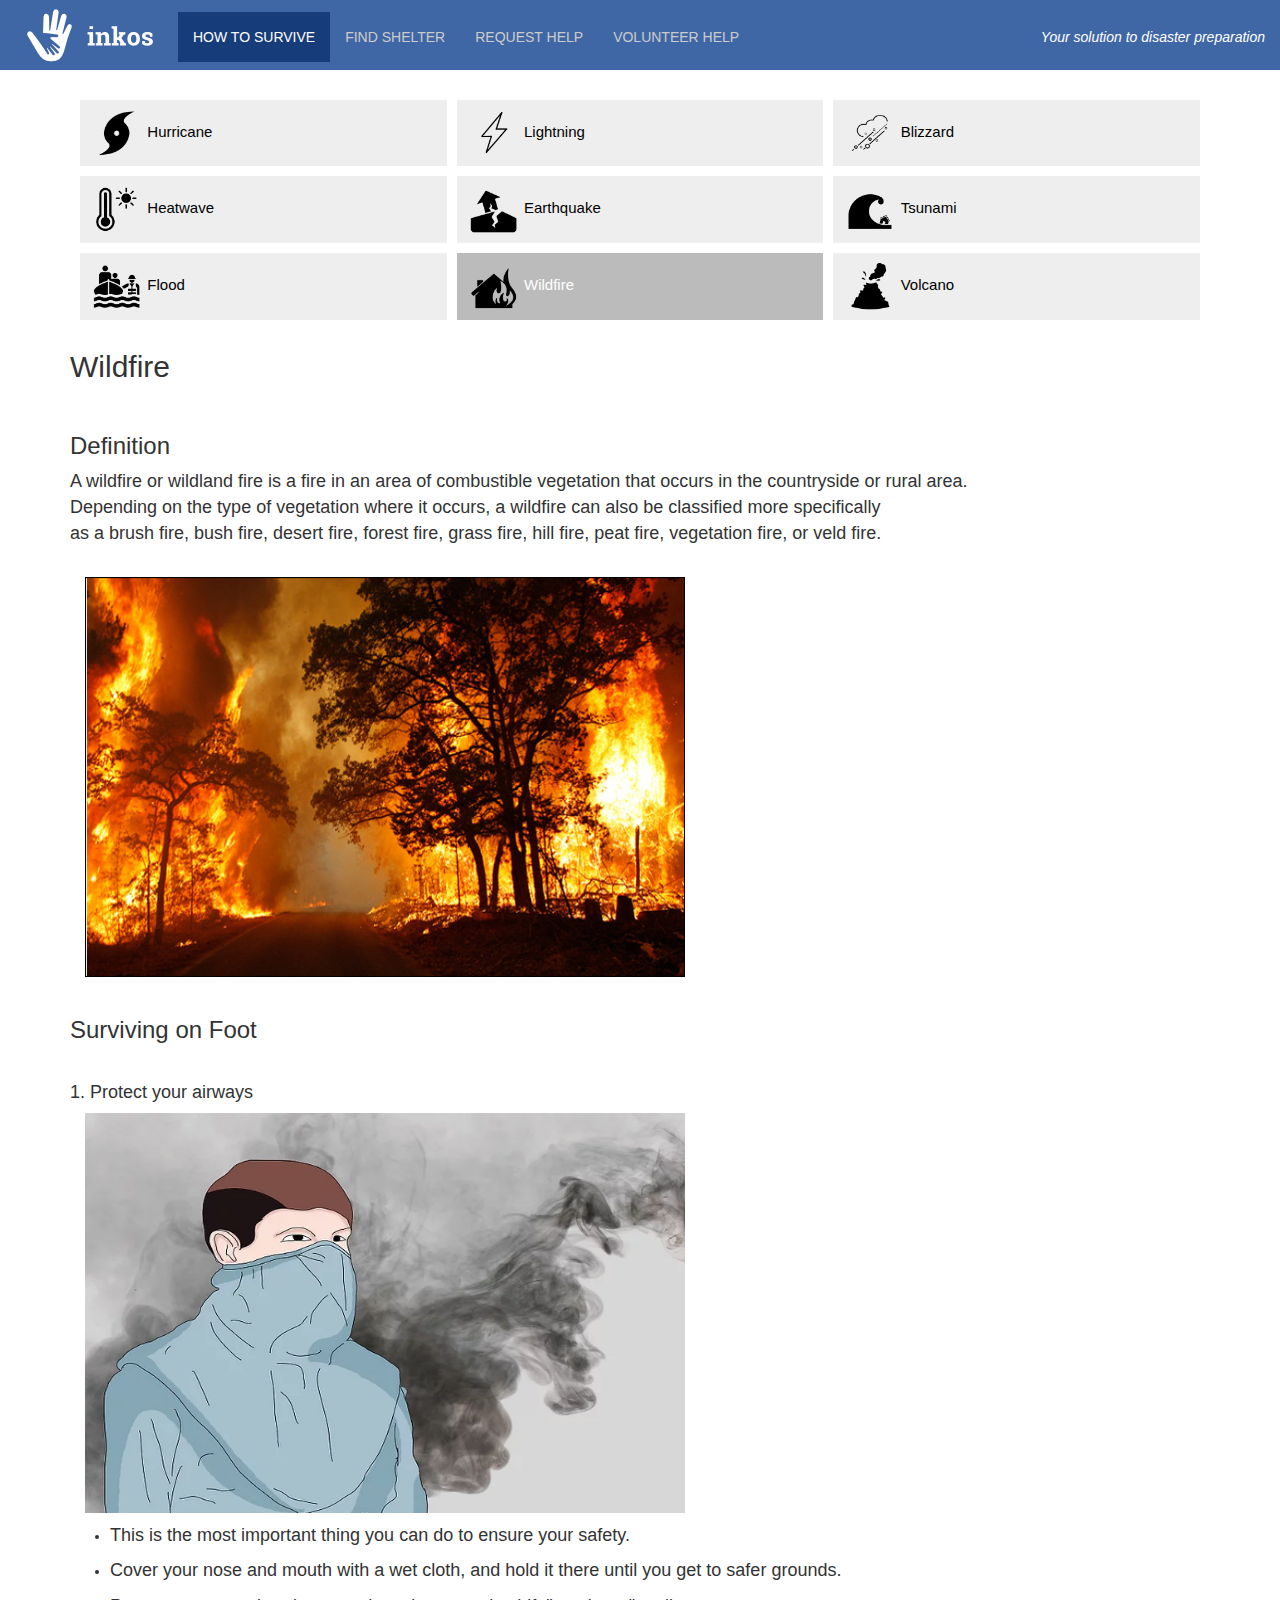
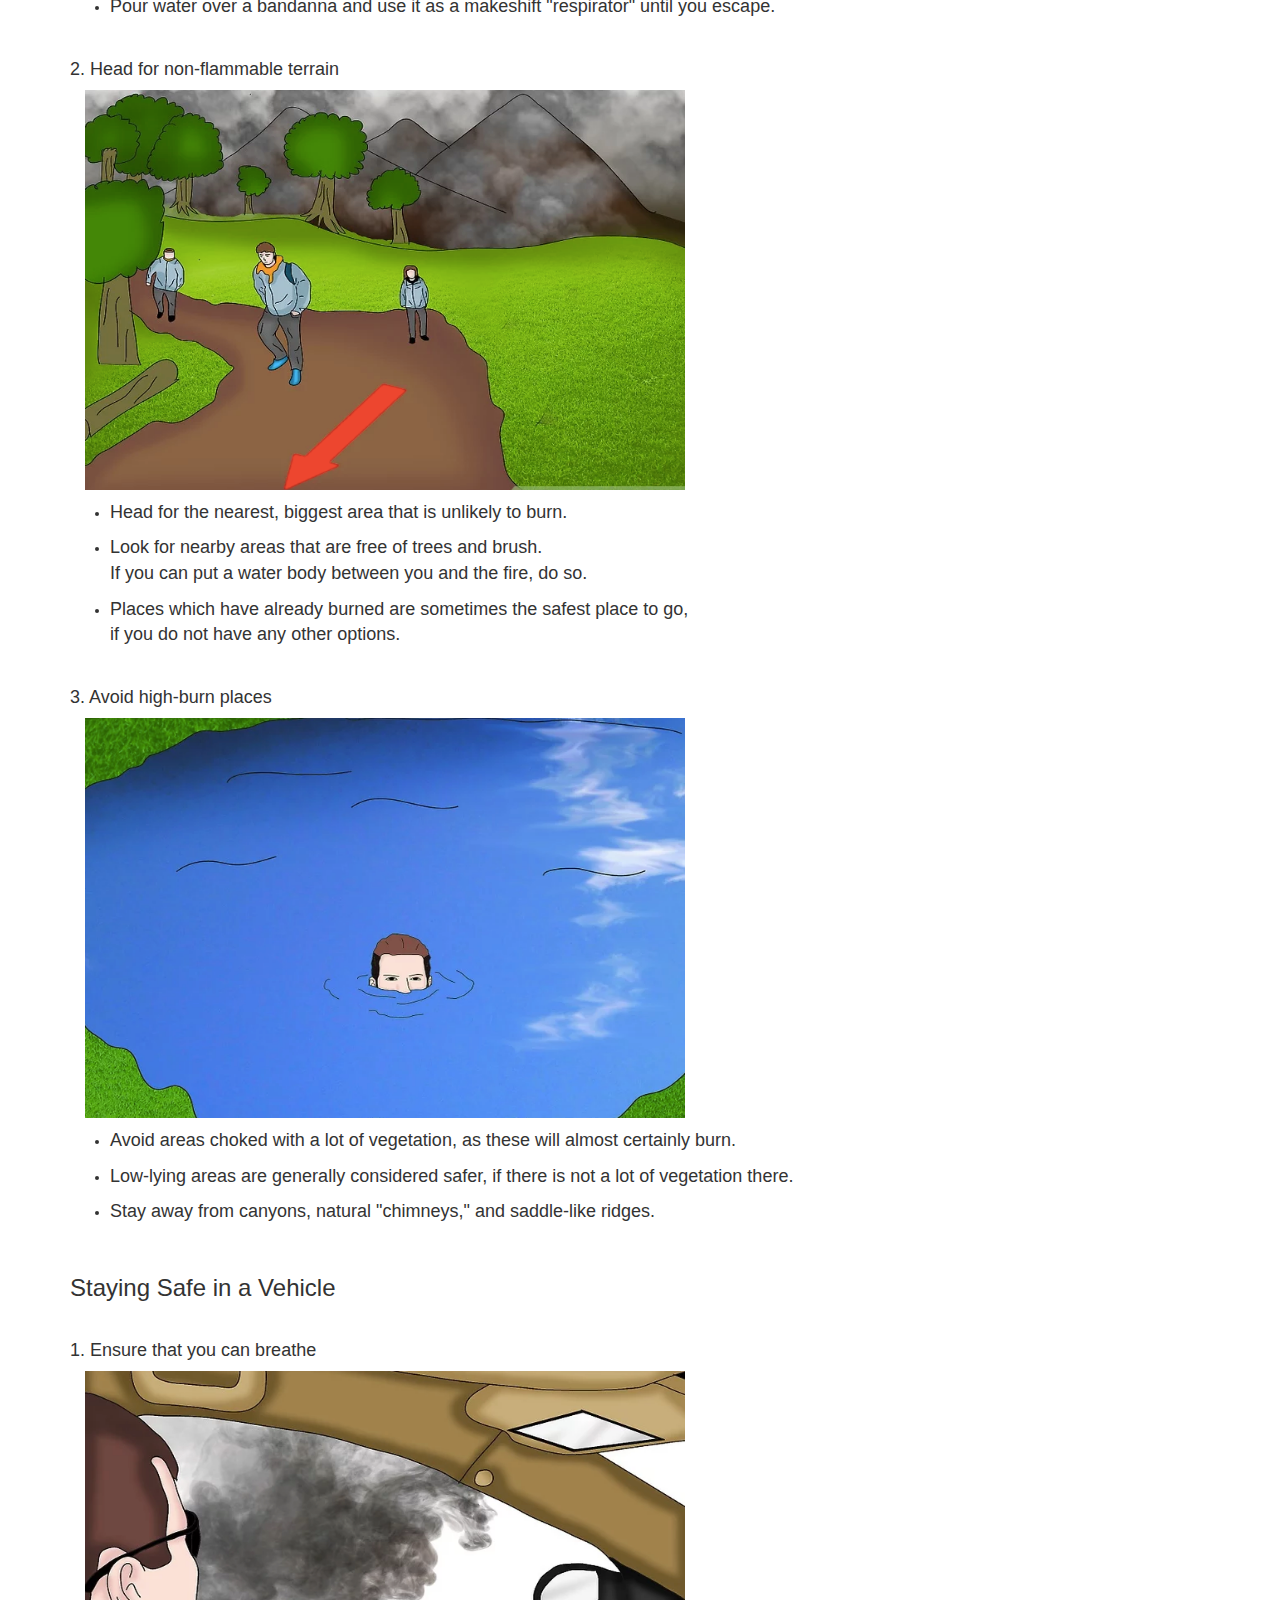
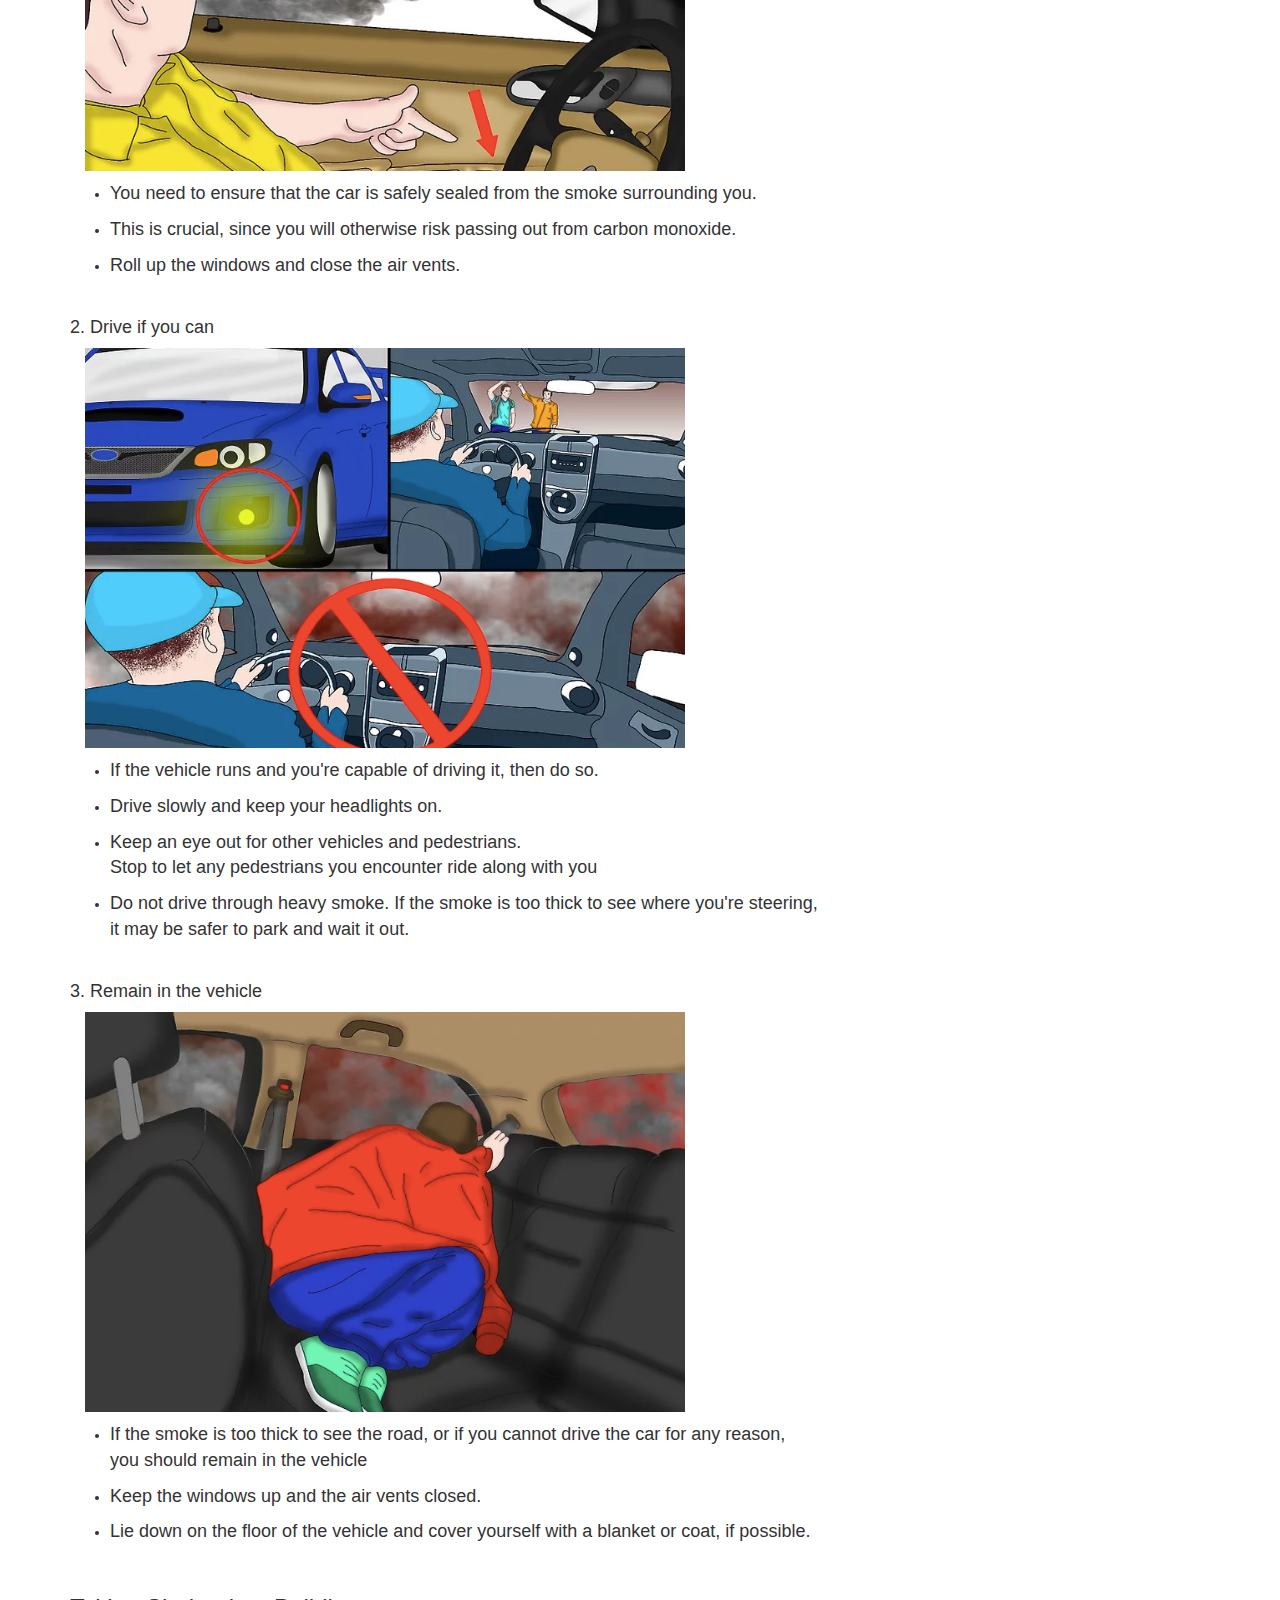
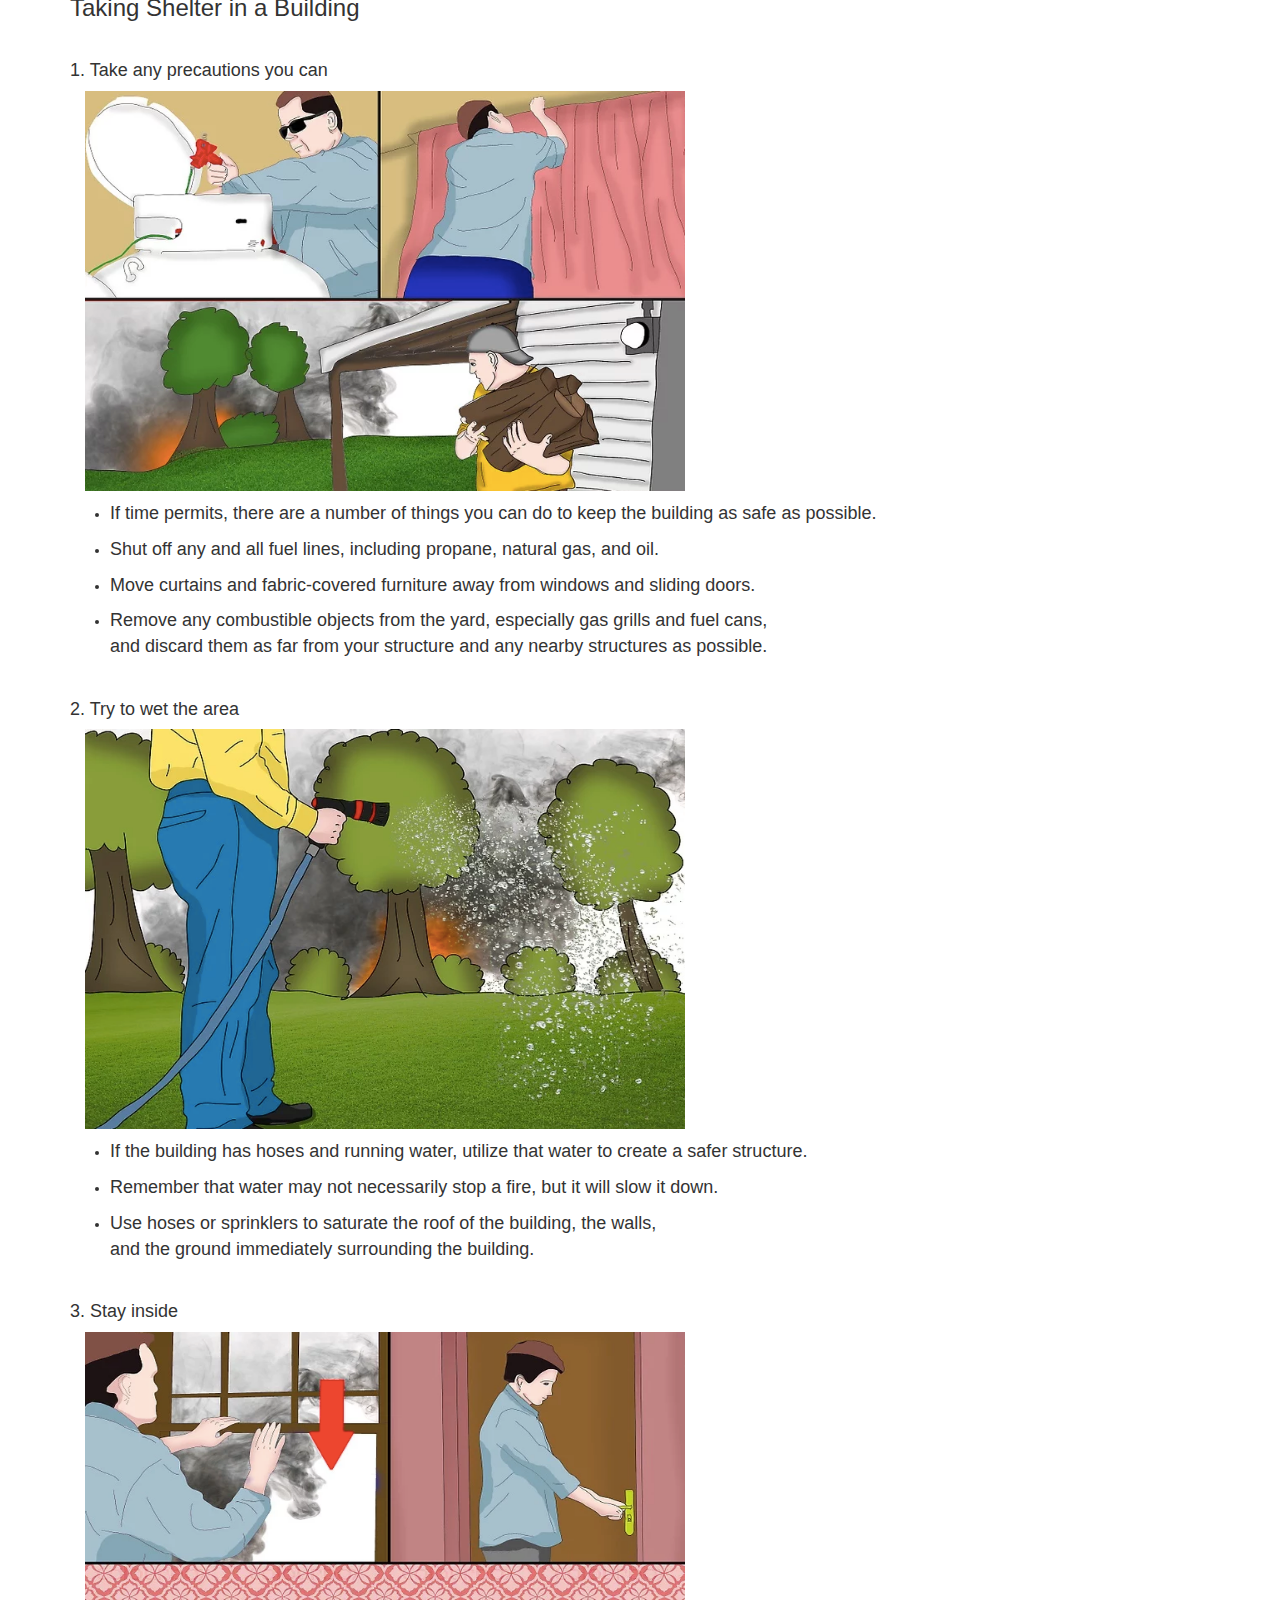
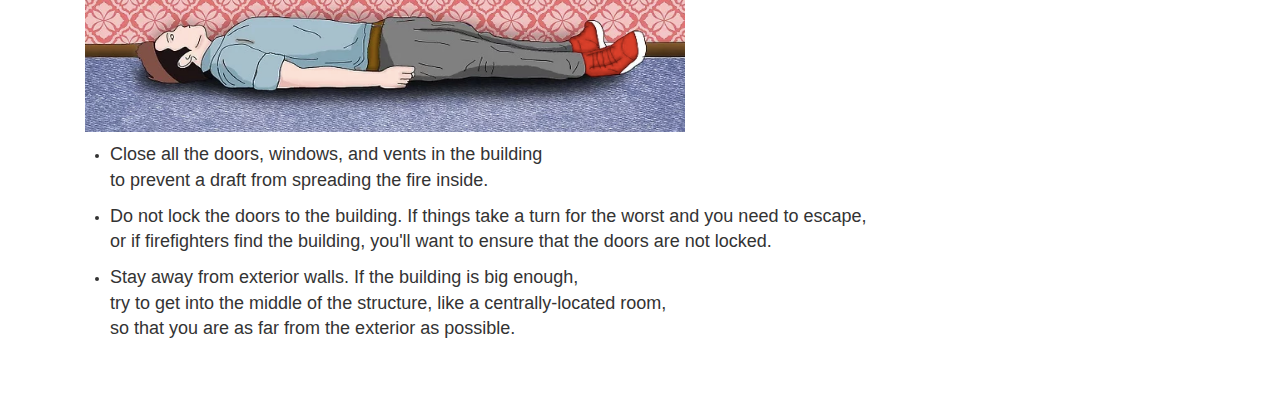
<file: how-to-survive-wildfire.html>
<!DOCTYPE html>
<html lang="en">
<head>
  <title>Welcome to Inkos</title>
  <meta charset="utf-8">
  <meta name="viewport" content="width=device-width, initial-scale=1">
  <link rel="stylesheet" href="https://maxcdn.bootstrapcdn.com/bootstrap/3.3.7/css/bootstrap.min.css">
  <link rel="stylesheet" href="inkos.css">
  <script src="https://ajax.googleapis.com/ajax/libs/jquery/3.2.1/jquery.min.js"></script>
  <script src="https://maxcdn.bootstrapcdn.com/bootstrap/3.3.7/js/bootstrap.min.js"></script>
  <script src="inkos.js"></script>

</head>
<body>

  <!-- Start of navigation bar -->
  <nav class="navbar navbar-inverse navbar-static-top" >
    <div class="container-fluid">
      <div class="navbar-header" id="navBar" >
        <button type="button" class="navbar-toggle" data-toggle="collapse" data-target="#myNavbar">
          <span class="icon-bar"></span>
          <span class="icon-bar"></span>
          <span class="icon-bar"></span>                        
        </button>
        <a class="navbar-brand" href="index.html"><img src ="images/logo.png" id="logo"></a>
      </div>
      <div class="collapse navbar-collapse" id="myNavbar">
        <ul class="nav navbar-nav">
          <li class="active"><a href="how-to-survive.html">HOW TO SURVIVE</a></li>
          <li><a href="find-shelter.html">FIND SHELTER</a></li>
          <li><a href="request-help.html">REQUEST HELP</a></li>
          <li ><a href="volunteer-help.html">VOLUNTEER HELP</a></li>
        </ul>
        <ul class="nav navbar-nav navbar-right">
          <p class="navbar-text slogan">Your solution to disaster preparation </p>
        </ul>
      </div>
    </div>
  </nav>
  <!-- End of navigation bar -->

  <!-- Start of link table -->
  <div class="container">
    <table class="disasters-table" >
      <!-- First row of link table -->
      <tr>
        <!-- First link -->
        <th class="disasters-cell">
          <a href="how-to-survive-hurricane.html">
            <img src="images/disaster-hurricane.png" class="image-icon">
            <p class="text-icon">Hurricane</p>
          </a>
        </th>

        <!-- Second Link -->
        <th class="disasters-cell">
          <a href="how-to-survive-lightning.html">
            <img src="images/disaster-lightning.png" class="image-icon">
            <p class="text-icon">Lightning</p>
          </a>
        </th>

        <!-- Third Link -->
        <th class="disasters-cell">
          <a href="how-to-survive-blizzard.html">
            <img src="images/disaster-blizzard.png" class="image-icon">
            <p class="text-icon">Blizzard</p>
          </a>
        </th>
      </tr>

      <!-- Second row of link table -->
      <tr>
        <!-- First link -->
        <th class="disasters-cell">
          <a href="how-to-survive-heatwave.html">
            <img src="images/disaster-heatwave.png" class="image-icon">
            <p class="text-icon">Heatwave</p>
          </a>
        </th>

        <!-- Second Link -->
        <th class="disasters-cell">
          <a href="how-to-survive-earthquake.html">
            <img src="images/disaster-earthquake.png" class="image-icon">
            <p class="text-icon">Earthquake</p>
          </a>
        </th>

        <!-- Third Link -->
        <th class="disasters-cell">
          <a href="how-to-survive-tsunami.html">
            <img src="images/disaster-tsunami.png" class="image-icon">
            <p class="text-icon">Tsunami</p>
          </a>
        </th>
      </tr>

      <!-- Third row of link table -->
      <tr>
        <!-- First link -->
        <th class="disasters-cell">
          <a href="how-to-survive-flood.html">
            <img src="images/disaster-flood.png" class="image-icon">
            <p class="text-icon">Flood</p>
          </a>
        </th>

        <!-- Second Link -->
        <th class="disasters-cell selected">
          <a href="how-to-survive-wildfire.html">
            <img src="images/disaster-wildfire.png" class="image-icon">
            <p class="text-icon">Wildfire</p>
          </a>
        </th>

        <!-- Third Link -->
        <th class="disasters-cell">
          <a href="how-to-survive-volcano.html">
            <img src="images/disaster-volcano.png" class="image-icon">
            <p class="text-icon">Volcano</p>
          </a>
        </th>
      </tr>
    </table>
  </div>


  <div class="container">
    <h2 class="pageTitle">Wildfire</h2>
      <br>
    <h3 class="pageTitle">Definition</h3>
    <div class="text-box">
      <p>A wildfire or wildland fire is a fire in an area of combustible vegetation that occurs in the countryside or rural area.<br> Depending on the type of vegetation where it occurs, a wildfire can also be classified more specifically<br> as a brush fire, bush fire, desert fire, forest fire, grass fire, hill fire, peat fire, vegetation fire, or veld fire.</p>
         </p>
    </div>
    <br>

    <div class="container">
        <img src="images/wildfire.jpg" alt="hurricane1" style="width:600px; height:400px;">
    </div>
    <br>

    <h3 class="pageTitle">Surviving on Foot </h3>
    <br>

    <h4>1. Protect your airways</h4>
    <div class="container">
        <img src="images/survive-wildfire1.png" alt="hurricane1" style="width:600px; height:400px; margin-bottom: 10px;">
    </div>
    <ul><li><p class="text-box">This is the most important thing you can do to ensure your safety.</p>
    </li><li><p class="text-box"> Cover your nose and mouth with a wet cloth, and hold it there until you get to safer grounds.</p>
    </li><li><p class="text-box"> Pour water over a bandanna and use it as a makeshift "respirator" until you escape.</p>
    </li></ul><br>


    <h4>2. Head for non-flammable terrain</h4>
    <div class="container">
        <img src="images/survive-wildfire2.png" alt="hurricane1" style="width:600px; height:400px; margin-bottom: 10px;">
    </div>
    <ul><li><p class="text-box"> Head for the nearest, biggest area that is unlikely to burn.</p>
    </li><li><p class="text-box">Look for nearby areas that are free of trees and brush.<br> If you can put a water body between you and the fire, do so.</p>
    </li><li><p class="text-box">Places which have already burned are sometimes the safest place to go, <br>if you do not have any other options.</p>
    </li></ul><br>

    <h4>3. Avoid high-burn places</h4>
    <div class="container">
        <img src="images/survive-wildfire3.png" alt="hurricane1" style="width:600px; height:400px; margin-bottom: 10px;">
    </div>
    <ul><li><p class="text-box"> Avoid areas choked with a lot of vegetation, as these will almost certainly burn.</p>
    </li><li><p class="text-box">Low-lying areas are generally considered safer, if there is not a lot of vegetation there.</p>
    </li><li><p class="text-box"> Stay away from canyons, natural "chimneys," and saddle-like ridges.</p>
    </li></ul><br>



    <h3 class="pageTitle">Staying Safe in a Vehicle</h3>
    <br>

    <h4>1. Ensure that you can breathe</h4>
    <div class="container">
        <img src="images/survive-wildfire4.png" alt="hurricane1" style="width:600px; height:400px; margin-bottom: 10px;">
    </div>
    <ul><li><p class="text-box">You need to ensure that the car is safely sealed from the smoke surrounding you. </p>
    </li><li><p class="text-box">This is crucial, since you will otherwise risk passing out from carbon monoxide.</p>
    </li><li><p class="text-box">Roll up the windows and close the air vents.</p>
    </li></ul><br>

    <h4>2. Drive if you can</h4>
    <div class="container">
        <img src="images/survive-wildfire5.png" alt="hurricane1" style="width:600px; height:400px; margin-bottom: 10px;">
    </div>
    <ul><li><p class="text-box"> If the vehicle runs and you're capable of driving it, then do so. </p>
    </li><li><p class="text-box">Drive slowly and keep your headlights on.</p>
    </li><li><p class="text-box">Keep an eye out for other vehicles and pedestrians. <br>Stop to let any pedestrians you encounter ride along with you</p>
    </li><li><p class="text-box">Do not drive through heavy smoke. If the smoke is too thick to see where you're steering, <br>it may be safer to park and wait it out.</p>  
    </li></ul><br>

    <h4>3. Remain in the vehicle</h4>
    <div class="container">
        <img src="images/survive-wildfire6.png" alt="hurricane1" style="width:600px; height:400px; margin-bottom: 10px;">
    </div>
    <ul><li><p class="text-box"> If the smoke is too thick to see the road, or if you cannot drive the car for any reason, <br>you should remain in the vehicle </p>
    </li><li><p class="text-box">Keep the windows up and the air vents closed.</p>
    </li><li><p class="text-box">Lie down on the floor of the vehicle and cover yourself with a blanket or coat, if possible.</p>
    </li></ul><br>


    <h3 class="pageTitle">Taking Shelter in a Building </h3>
    <br>

    <h4>1. Take any precautions you can</h4>
    <div class="container">
        <img src="images/survive-wildfire7.png" alt="hurricane1" style="width:600px; height:400px; margin-bottom: 10px;">
    </div>
    <ul><li><p class="text-box">If time permits, there are a number of things you can do to keep the building as safe as possible.</p>
    </li><li><p class="text-box">Shut off any and all fuel lines, including propane, natural gas, and oil.</p>
    </li><li><p class="text-box">Move curtains and fabric-covered furniture away from windows and sliding doors.</p>
    </li><li><p class="text-box">Remove any combustible objects from the yard, especially gas grills and fuel cans, <br>and discard them as far from your structure and any nearby structures as possible.</p>
    </li></ul><br>

     <h4>2. Try to wet the area</h4>
    <div class="container">
        <img src="images/survive-wildfire8.png" alt="hurricane1" style="width:600px; height:400px; margin-bottom: 10px;">
    </div>
    <ul><li><p class="text-box">If the building has hoses and running water, utilize that water to create a safer structure.</p>
    </li><li><p class="text-box">Remember that water may not necessarily stop a fire, but it will slow it down.</p>
    </li><li><p class="text-box">Use hoses or sprinklers to saturate the roof of the building, the walls,<br> and the ground immediately surrounding the building.</p>
    </li></ul><br>

   <h4>3. Stay inside</h4>
    <div class="container">
        <img src="images/survive-wildfire9.png" alt="hurricane1" style="width:600px; height:400px; margin-bottom: 10px;">
    </div>
    <ul><li><p class="text-box"> Close all the doors, windows, and vents in the building <br>to prevent a draft from spreading the fire inside.</p>
    </li><li><p class="text-box">Do not lock the doors to the building. If things take a turn for the worst and you need to escape,<br> or if firefighters find the building, you'll want to ensure that the doors are not locked.</p>
    </li><li><p class="text-box">Stay away from exterior walls. If the building is big enough, <br>try to get into the middle of the structure, like a centrally-located room, <br>so that you are as far from the exterior as possible.</p>
    </li></ul><br>


    

  <br>
  <br>
  </div>

    


  

  


</body>
</file>
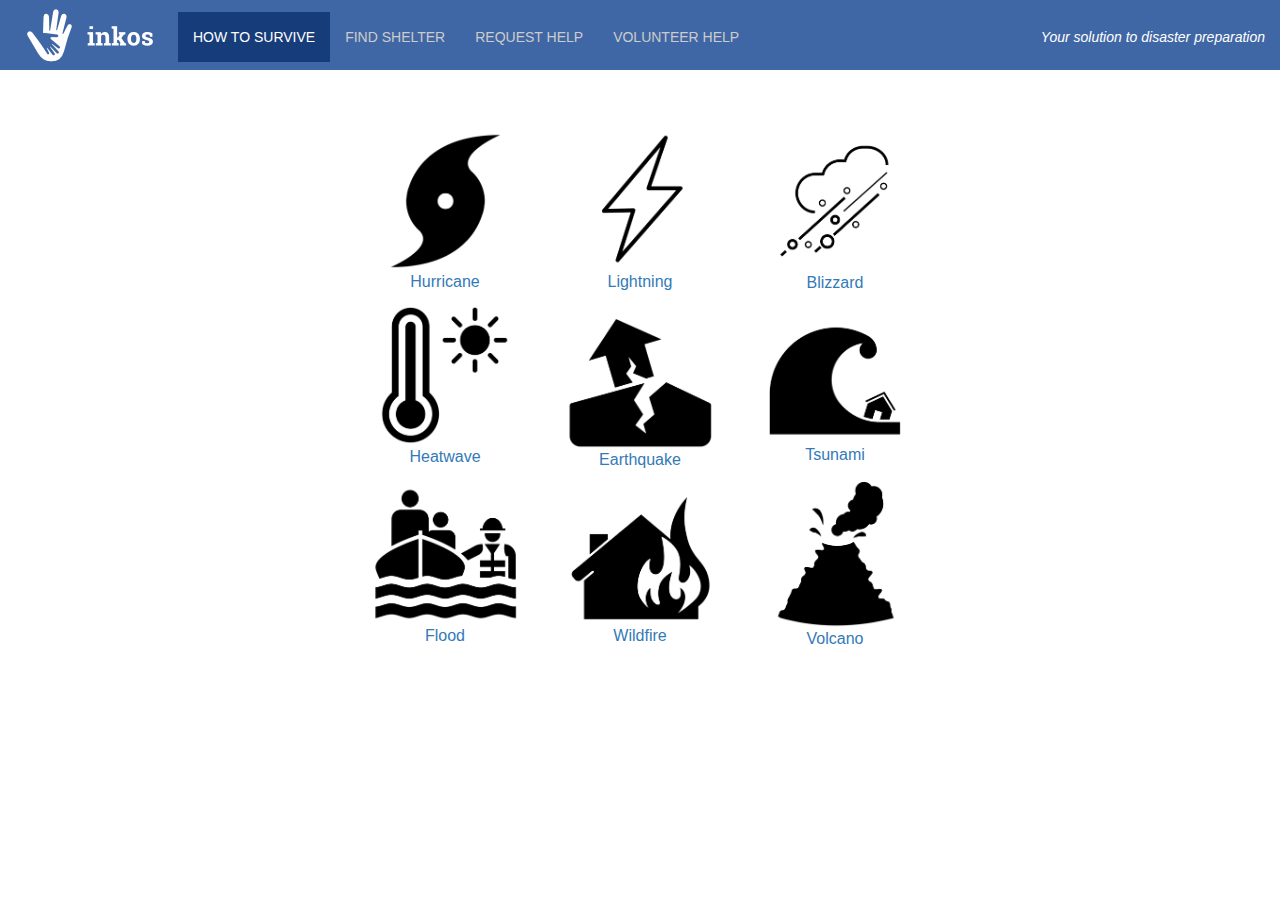
<file: how-to-survive.html>
<!DOCTYPE html>
<html lang="en">
<head>
  <title>Welcome to Inkos</title>
  <meta charset="utf-8">
  <meta name="viewport" content="width=device-width, initial-scale=1">
  <link rel="stylesheet" href="https://maxcdn.bootstrapcdn.com/bootstrap/3.3.7/css/bootstrap.min.css">
  <link rel="stylesheet" href="inkos.css">
  <script src="https://ajax.googleapis.com/ajax/libs/jquery/3.2.1/jquery.min.js"></script>
  <script src="https://maxcdn.bootstrapcdn.com/bootstrap/3.3.7/js/bootstrap.min.js"></script>
  <script src="inkos.js"></script>

</head>
<body>

  <!-- Start of navigation bar -->
  <nav class="navbar navbar-inverse navbar-static-top" >
    <div class="container-fluid">
      <div class="navbar-header" id="navBar" >
        <button type="button" class="navbar-toggle" data-toggle="collapse" data-target="#myNavbar">
          <span class="icon-bar"></span>
          <span class="icon-bar"></span>
          <span class="icon-bar"></span>                        
        </button>
        <a class="navbar-brand" href="index.html"><img src ="images/logo.png" id="logo"></a>
      </div>
      <div class="collapse navbar-collapse" id="myNavbar">
        <ul class="nav navbar-nav">
          <li class="active"><a href="how-to-survive.html">HOW TO SURVIVE</a></li>
          <li><a href="find-shelter.html">FIND SHELTER</a></li>
          <li><a href="request-help.html">REQUEST HELP</a></li>
          <li ><a href="volunteer-help.html">VOLUNTEER HELP</a></li>
        </ul>
        <ul class="nav navbar-nav navbar-right">
          <p class="navbar-text slogan">Your solution to disaster preparation </p>
        </ul>
      </div>
    </div>
  </nav>
  <!-- End of navigation bar -->

  <!-- Start of how to survive page -->
  <div class="container">
    </br>
    </br>

    <!-- First row of buttons -->
    <div class="row">
      <div class="col-sm-3"></div>

      <!-- First button -->
      <div class="col-sm-2">
        <a href="how-to-survive-hurricane.html">
          <img src="images/disaster-hurricane.png" class="img-rounded img-responsive">
          <p class="link-box">Hurricane</p>
        </a>
      </div>

      <!-- Second button -->
      <div class="col-sm-2">
        <a href="how-to-survive-lightning.html">
          <img src="images/disaster-lightning.png" class="img-rounded img-responsive">
          <p class="link-box">Lightning</p>
        </a>
      </div>

      <!-- Third button -->
      <div class="col-sm-2">
        <a href="how-to-survive-blizzard.html">
          <img src="images/disaster-blizzard.png" class="img-rounded img-responsive">
          <p class="link-box">Blizzard</p>
        </a>
      </div>
      <div class="col-sm-3"></div>
    </div>

    <!-- Second row of buttons -->
    <div class="row">
      <div class="col-sm-3"></div>

      <!-- First button -->
      <div class="col-sm-2">
        <a href="how-to-survive-heatwave.html">
          <img src="images/disaster-heatwave.png" class="img-rounded img-responsive">
          <p class="link-box">Heatwave</p>
        </a>
      </div>

      <!-- Second button -->
      <div class="col-sm-2">
        <a href="how-to-survive-earthquake.html">
          <img src="images/disaster-earthquake.png" class="img-rounded img-responsive">
          <p class="link-box">Earthquake</p>
        </a>
      </div>

      <!-- Third button -->
      <div class="col-sm-2">
        <a href="how-to-survive-tsunami.html">
          <img src="images/disaster-tsunami.png" class="img-rounded img-responsive">
          <p class="link-box">Tsunami</p>
        </a>
      </div>
      <div class="col-sm-3"></div>
    </div>

    <!-- Third row of buttons -->
    <div class="row">
      <div class="col-sm-3"></div>

      <!-- First button -->
      <div class="col-sm-2">
        <a href="how-to-survive-flood.html">
          <img src="images/disaster-flood.png" class="img-rounded img-responsive">
          <p class="link-box">Flood</p>
        </a>
      </div>

      <!-- Second button -->
      <div class="col-sm-2">
        <a href="how-to-survive-wildfire.html">
          <img src="images/disaster-wildfire.png" class="img-rounded img-responsive">
          <p class="link-box">Wildfire</p>
        </a>
      </div>

      <!-- Third button -->
      <div class="col-sm-2">
        <a href="how-to-survive-volcano.html">
          <img src="images/disaster-volcano.png" class="img-rounded img-responsive">
          <p class="link-box">Volcano</p>
        </a>
      </div>
      <div class="col-sm-3"></div>
    </div>

  </div>
  <!-- End of how to survive page -->
  


</body>
</html>
</file>
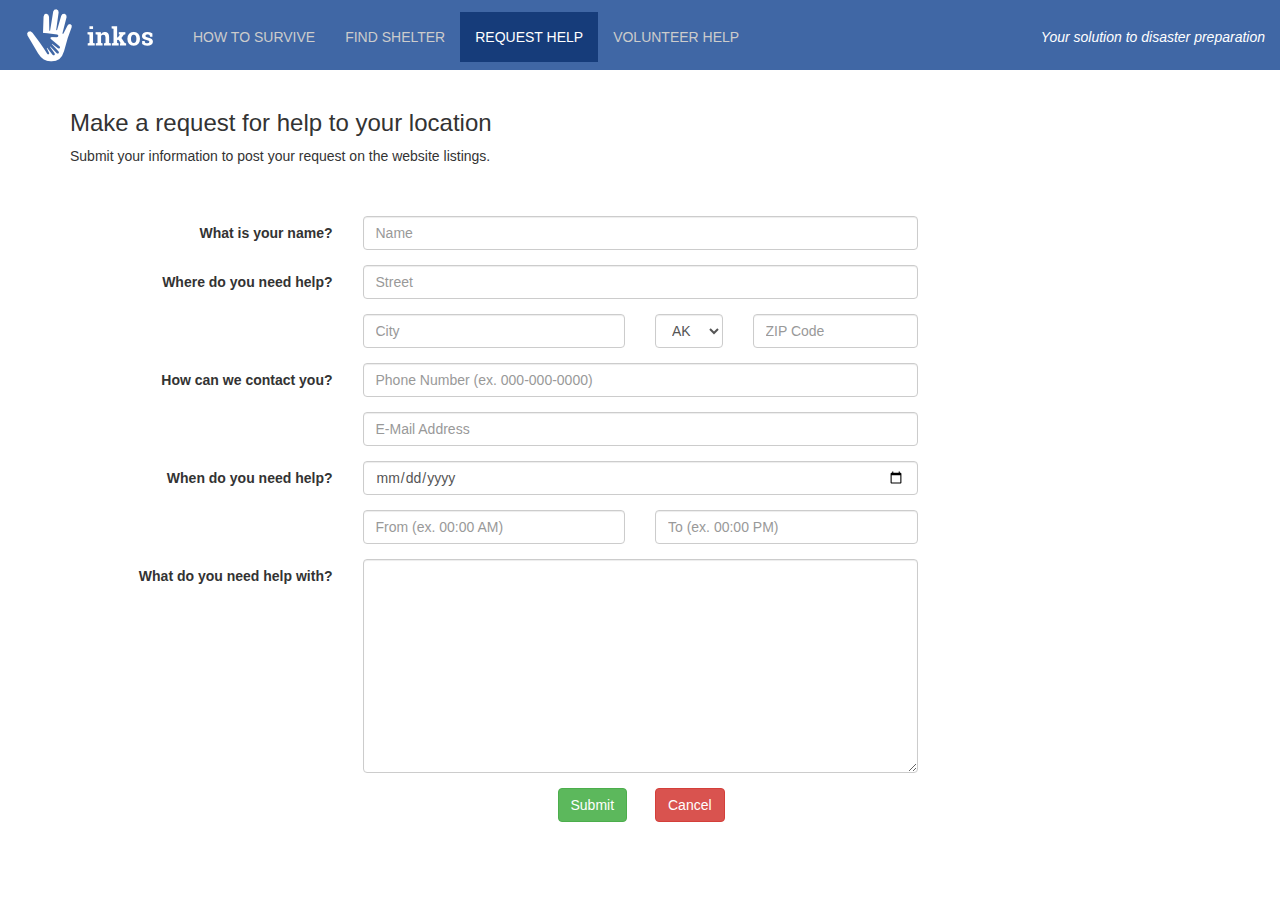
<file: request-help.html>
<!DOCTYPE html>
<html lang="en">
<head>
  <title>Welcome to Inkos</title>
  <meta charset="utf-8">
  <meta name="viewport" content="width=device-width, initial-scale=1">
  <link rel="stylesheet" href="https://maxcdn.bootstrapcdn.com/bootstrap/3.3.7/css/bootstrap.min.css">
  <link rel="stylesheet" href="inkos.css">
  <script src="https://ajax.googleapis.com/ajax/libs/jquery/3.2.1/jquery.min.js"></script>
  <script src="https://maxcdn.bootstrapcdn.com/bootstrap/3.3.7/js/bootstrap.min.js"></script>
  <script src="inkos.js"></script>
</head>

<body>

  <!-- Start of navigation bar -->
  <nav class="navbar navbar-inverse navbar-static-top" id="navbar">
    <div class="container-fluid">
      <div class="navbar-header" id="navBar" >
        <button type="button" class="navbar-toggle" data-toggle="collapse" data-target="#myNavbar">
          <span class="icon-bar"></span>
          <span class="icon-bar"></span>
          <span class="icon-bar"></span>                        
        </button>
        <a class="navbar-brand" href="index.html"><img src ="images/logo.png" id="logo"></a>
      </div>
      <div class="collapse navbar-collapse" id="myNavbar">
        <ul class="nav navbar-nav">
          <li><a href="how-to-survive.html">HOW TO SURVIVE</a></li>
          <li><a href="find-shelter.html">FIND SHELTER</a></li>
          <li class="active"><a href="request-help.html">REQUEST HELP</a></li>
          <li><a href="volunteer-help.html">VOLUNTEER HELP</a></li>
        </ul>
        <ul class="nav navbar-nav navbar-right">
          <p class="navbar-text slogan">Your solution to disaster preparation </p>
        </ul>
      </div>
    </div>
  </nav>
  <!-- End of navigation bar -->

  <!-- Start of request help page -->
  <div class="container">
    <h3>Make a request for help to your location</h3>
    <p>Submit your information to post your request on the website listings.</p>
    </br>

    <!-- Empty field alert -->
    <div class="alert alert-danger" id="emptyFieldAlert" role="alert">
      <strong>Error!</strong> One or more required fields are empty.
    </div>

    <!-- Submit success alert -->
    <div class="alert alert-success alert-dismissable" id="submitSuccessAlert" role="alert">
      <a class="close" data-dismiss="alert" aria-label="close">&times;</a>
      <strong>Success!</strong> Your request has been posted on the website listings.
    </div>

    <!-- Request help form -->
    <form class="form-horizontal" id="requestUserEntry">
      <div class="container" id="requestUserEntrySuccess">
        </br>
        <p>Your request has been posted to the Inkos Volunteer Help listings!</p>
        <a href="volunteer-help.html">Click here to visit the Volunteer Help page.</a>
      </div>

      <!-- Name -->
      <div class="form-group requestUserEntryContent">
        </br>
        <label class="control-label col-sm-offset-0 col-sm-3" for="nameInput">What is your name?</label>
        <div class="col-sm-6">
          <input type="text" class="form-control requiredInput" id="nameInput" placeholder="Name">
        </div>
      </div>

      <!-- Address -->
      <div class="form-group requestUserEntryContent">
        <label class="control-label col-sm-offset-0 col-sm-3" for="streetInput">Where do you need help?</label>
        <div class="col-sm-6"> 
          <input type="text" class="form-control requiredInput" id="streetInput" placeholder="Street">
        </div>
      </div>
      <div class="form-group requestUserEntryContent">
        <div class="col-sm-offset-3 col-sm-3"> 
          <input type="text" class="form-control requiredInput" id="cityInput" placeholder="City">
        </div>
        <div class="col-sm-1"> 
          <select class="form-control requiredInput" id="stateList">
            <option>AK</option>
            <option>AL</option>
            <option>AR</option>
            <option>AZ</option>
            <option>CA</option>
            <option>CO</option>
            <option>CT</option>
            <option>DC</option>
            <option>DE</option>
            <option>FL</option>
            <option>GA</option>
            <option>HI</option>
            <option>IA</option>
            <option>ID</option>
            <option>IL</option>
            <option>IN</option>
            <option>KS</option>
            <option>KY</option>
            <option>LA</option>
            <option>MA</option>
            <option>MD</option>
            <option>ME</option>
            <option>MI</option>
            <option>MN</option>
            <option>MO</option>
            <option>MS</option>
            <option>MT</option>
            <option>NC</option>
            <option>ND</option>
            <option>NE</option>
            <option>NH</option>
            <option>NJ</option>
            <option>NM</option>
            <option>NY</option>
            <option>OH</option>
            <option>OK</option>
            <option>OR</option>
            <option>PA</option>
            <option>RI</option>
            <option>SC</option>
            <option>SD</option>
            <option>TN</option>
            <option>TX</option>
            <option>UT</option>
            <option>VA</option>
            <option>VT</option>
            <option>WA</option>
            <option>WI</option>
            <option>WV</option>
            <option>WY</option>
          </select>
        </div>
        <div class="col-sm-2"> 
          <input type="text" class="form-control requiredInput" id="zipInput" placeholder="ZIP Code">
        </div>
      </div>

      <!-- Contacts -->
      <div class="form-group requestUserEntryContent">
        <label class="control-label col-sm-offset-0 col-sm-3" for="phoneInput">How can we contact you?</label>
        <div class="col-sm-6"> 
          <input type="tel" class="form-control requiredInput" id="phoneInput" placeholder="Phone Number (ex. 000-000-0000)">
        </div>
      </div>
      <div class="form-group requestUserEntryContent">
        <div class="col-sm-offset-3 col-sm-6"> 
          <input type="email" class="form-control requiredInput" id="emailInput" placeholder="E-Mail Address">
        </div>
      </div>

      <!-- Date -->
      <div class="form-group requestUserEntryContent">
        <label class="control-label col-sm-offset-0 col-sm-3" for="dateInput">When do you need help?</label>
        <div class="col-sm-6"> 
          <input type="date" class="form-control requiredInput" id="dateInput" placeholder="Date">
        </div>
      </div>

      <!-- Time -->
      <div class="form-group requestUserEntryContent">
        <div class="col-sm-offset-3 col-sm-3"> 
          <input type="text" class="form-control requiredInput" id="fromTimeInput" placeholder="From (ex. 00:00 AM)">
        </div>
        <div class="col-sm-3"> 
          <input type="text" class="form-control requiredInput" id="toTimeInput" placeholder="To (ex. 00:00 PM)">
        </div>
      </div>

      <!-- Description -->
      <div class="form-group requestUserEntryContent">
        <label class="control-label col-sm-offset-0 col-sm-3" for="descriptionInput">What do you need help with?</label>
        <div class="col-sm-6"> 
          <textarea type="text" class="form-control requiredInput" rows="10" id="descriptionInput"></textarea>
        </div>
      </div>

      <!-- Buttons -->
      <div class="form-group requestUserEntryContent">
        <div class="col-sm-offset-5 col-sm-1">
          <button type="button" id="requestSubmitButton" class="btn btn-success" role="button">Submit</button>
        </div>
        <div class="col-sm-1">
          <a href="request-help.html" id="requestCancelButton" class="btn btn-danger" role="button">Cancel</a>
        </div>
      </div>
    </form>

  </div>
  <!-- End of request help page -->

</body>
</html>
</file>
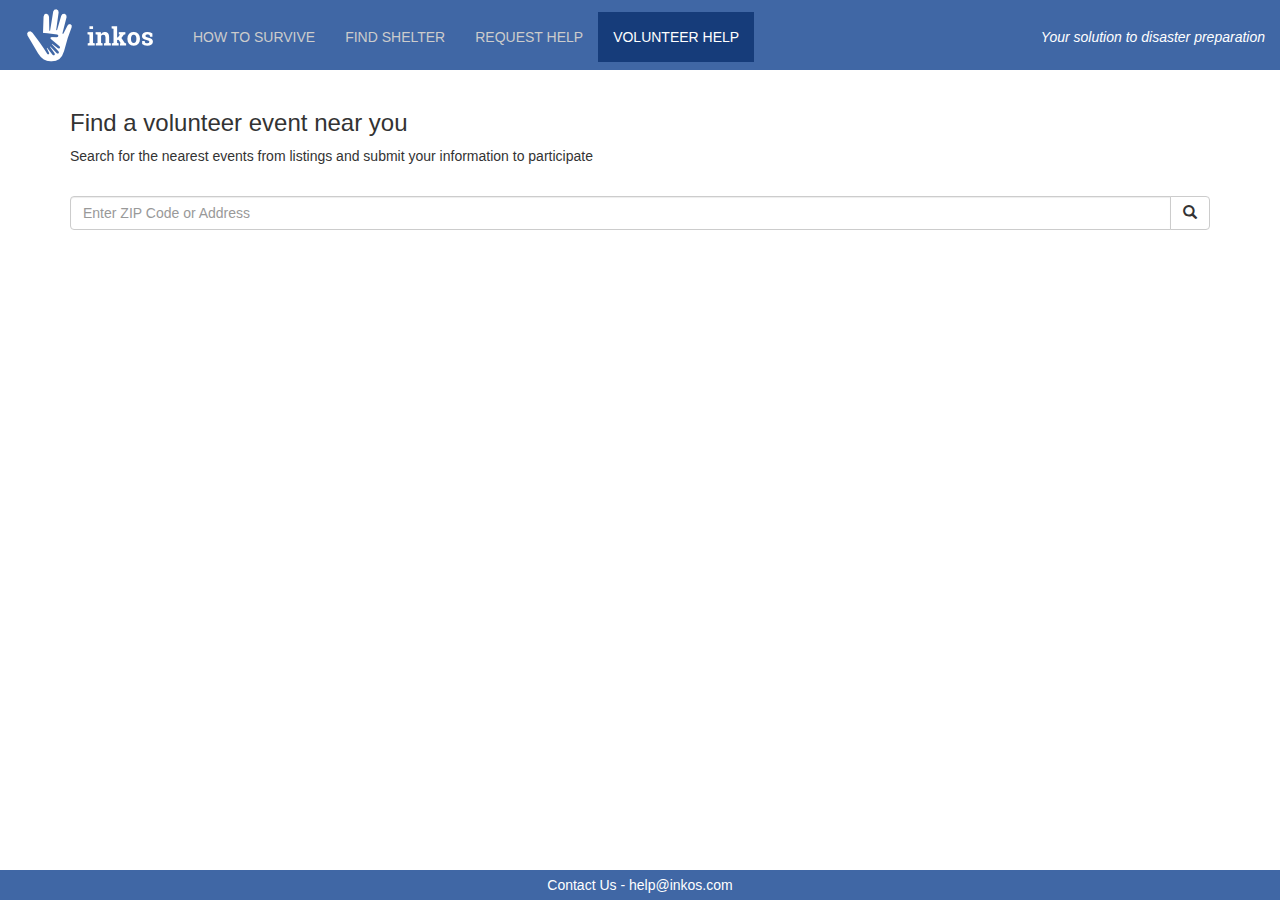
<file: volunteer-help.html>
<!DOCTYPE html>
<html lang="en">
<head>
  <title>Welcome to Inkos</title>
  <meta charset="utf-8">
  <meta name="viewport" content="width=device-width, initial-scale=1">
  <link rel="stylesheet" href="https://maxcdn.bootstrapcdn.com/bootstrap/3.3.7/css/bootstrap.min.css">
  <link rel="stylesheet" href="inkos.css">
  <script src="https://ajax.googleapis.com/ajax/libs/jquery/3.2.1/jquery.min.js"></script>
  <script src="https://maxcdn.bootstrapcdn.com/bootstrap/3.3.7/js/bootstrap.min.js"></script>
  <script src="inkos.js"></script>
</head>

<body>
  <!-- Start of navigation bar -->
  <nav class="navbar navbar-inverse navbar-static-top" id="navbar">
    <div class="container-fluid">
      <div class="navbar-header" id="navBar" >
        <button type="button" class="navbar-toggle" data-toggle="collapse" data-target="#myNavbar">
          <span class="icon-bar"></span>
          <span class="icon-bar"></span>
          <span class="icon-bar"></span>                        
        </button>
        <a class="navbar-brand" href="index.html"><img src ="images/logo.png" id="logo"></a>
      </div>
      <div class="collapse navbar-collapse" id="myNavbar">
        <ul class="nav navbar-nav">
          <li><a href="how-to-survive.html">HOW TO SURVIVE</a></li>
          <li><a href="find-shelter.html">FIND SHELTER</a></li>
          <li><a href="request-help.html">REQUEST HELP</a></li>
          <li class="active"><a href="volunteer-help.html">VOLUNTEER HELP</a></li>
        </ul>
        <ul class="nav navbar-nav navbar-right">
          <p class="navbar-text slogan">Your solution to disaster preparation </p>
        </ul>
      </div>
    </div>
  </nav>
  <!-- End of navigation bar -->

  <!-- Start of volunteer help page -->
  <div class="container">
    <h3>Find a volunteer event near you</h3>
    <p>Search for the nearest events from listings and submit your information to participate</p>
    </br>

    <!-- Empty search alert -->
  	<div class="alert alert-danger" id="emptySearchAlert" role="alert">
       <strong>Error!</strong> Search bar is empty
    </div>

    <!-- Search bar -->
  	<form>
      <div class="input-group">
        <input type="text" class="form-control" placeholder="Enter ZIP Code or Address" id="volunteerSearchBar">
        <div class="input-group-btn">
          <button class="btn btn-default" id="volunteerSearchButton" type="submit">
            <i class="glyphicon glyphicon-search"></i>
          </button>
        </div>
      </div>
    </form>
    </br>

    <!-- Start of volunteer events table -->
    <div class="container" id="volTableDiv">
      <table class="table"  id="volTable">
        <p id="clickInstructions">Click on an event to volunteer</p>
        <thead>
          <tr>
            <th>Date</th>
            <th>Time</th>
            <th>Distance</th>
            <th>Description</th>
          </tr>
        </thead>
        <tbody>
          <!-- Event 0 -->
          <tr data-toggle="modal" data-id="0" data-target="#form-modal">
            <td>11/22/2017</td>
            <td>3:00PM - 7:00PM</td>
            <td>0.2 Miles</td>
            <td>ABC organization is distributing 1000 disaster relief kits for people affected. Volunteers needed</td>
          </tr>

          <!-- Event 1 -->
          <tr data-toggle="modal" data-id="1" data-target="#form-modal">
            <td>11/22/2017</td>
            <td>2:00PM - 3:00PM</td>
            <td>0.3 Miles</td>
            <td>Lend your support to families affected in Hurricane Natalie</td>
          </tr>

          <!-- Event 2 -->
          <tr data-toggle="modal" data-id="2" data-target="#form-modal">
            <td>11/22/2017</td>
            <td>4:00PM - 6:00PM</td>
            <td>0.3 Miles</td>
            <td>XYZ Corp. is giving out free meals to individuals in need.</td>
          </tr>

          <!-- Event 3 -->
          <tr data-toggle="modal" data-id="3" data-target="#form-modal">
            <td>11/22/2017</td>
            <td>2:00PM - 3:00PM</td>
            <td>0.3 Miles</td>
            <td>Volunteer your house as shelter for individuals/families who have lost their homes.</td>
          </tr>

          <!-- Event 4 -->
          <tr data-toggle="modal" data-id="4" data-target="#form-modal">
            <td>11/22/2017</td>
            <td>4:00PM - 6:00PM</td>
            <td>0.5 Miles</td>
            <td>Lend your support (financial,emotional) to families and individuals affected in storm.</td>
          </tr>

          <!-- Event 5 -->
          <tr data-toggle="modal" data-id="5" data-target="#form-modal">
            <td>11/23/2017</td>
            <td>12:00PM - 3:00PM</td>
            <td>0.6 Miles</td>
            <td>XYZ corporation is distributing 1500 disaster survival kits for people affected. Volunteers needed</td>
          </tr>

          <!-- Event 6 -->
          <tr data-toggle="modal" data-id="6" data-target="#form-modal">
            <td>11/23/2017</td>
            <td>6:00PM - 9:00PM</td>
            <td>1.2 Miles</td>
            <td>Lend your support to families affected in the downtown flooding.</td>
          </tr>

          <!-- Event 7 -->
          <tr data-toggle="modal" data-id="7" data-target="#form-modal">
            <td>11/23/2017</td>
            <td>5:00PM - 10:00PM</td>
            <td>1.7 Miles</td>
            <td>XYZ corp. is giving out free meals to families and individuals in need. Donations welcome.</td>
          </tr>

          <!-- Event 8 -->
          <tr data-toggle="modal" data-id="8" data-target="#form-modal">
            <td>11/24/2017</td>
            <td>11:00AM - 3:00PM</td>
            <td>3.0 Miles</td>
            <td>Volunteer your house as shelter for individuals/families who had their houses destroyed.</td>
          </tr>

          <!-- Event 9 -->
          <tr data-toggle="modal" data-id="9" data-target="#form-modal">
            <td>11/24/2017</td>
            <td>4:00PM - 7:00PM</td>
            <td>3.7 Miles</td>
            <td>Lend your support (financial, emotional, shelter) to families and individuals affected in storm.</td>
          </tr>

          <!-- Event 10 -->
          <tr data-toggle="modal" data-id="10" data-target="#form-modal">
            <td>11/25/2017</td>
            <td>6:00PM - 9:00PM</td>
            <td>4.0 Miles</td>
            <td>JKL Corp. has pledged the distribution of 500 free meals. Volunteers required.</td>
          </tr>

          <!-- Event 11 -->
          <tr data-toggle="modal" data-id="11" data-target="#form-modal">
            <td>11/25/2017</td>
            <td>11:00AM - 4:00PM</td>
            <td>4.3 Miles</td>
            <td>Red Cross is putting together school kits to be distributed amongst children below 14 years.</td>
          </tr>

          <!-- Event 12 -->
          <tr data-toggle="modal" data-id="12" data-target="#form-modal">
            <td>11/25/2017</td>
            <td>12:00PM - 2:00PM</td>
            <td>5.0 Miles</td>
            <td>Lend your support to families affected in wake of the hurricane devastation.</td>
          </tr>

          <!-- Event 13 -->
          <tr data-toggle="modal" data-id="13" data-target="#form-modal">
            <td>11/25/2017</td>
            <td>4:00PM - 6:00PM</td>
            <td>5.0 Miles</td>
            <td>Volunteer to shelter individuals/families who have lost their homes.</td>
          </tr>
        </tbody>
      </table>
    </div>
    <!-- End of volunteer events table -->
  </div>
  <!-- End of volunteer help page -->

  <!-- Start of modal -->
  <div id="form-modal" class="modal fade" role="dialog" aria-labelledby="orderModal" aria-hidden="true">
    <div class="modal-dialog">
      <div class="modal-content">

        <!-- Common modal header -->
        <div class="modal-header">
          <h4 id="volunteerModalHeader">Requester Information</h4>
          <button type="button" class="close" data-dismiss="modal" aria-hidden="true">&times;</button>
        </div>

        <!-- Start of modal body for requester information -->
        <form class="form-horizontal" id="volunteerInfoForm">
          </br>
          <!-- Name -->
          <div class="form-group">
            <label class="control-label col-sm-offset-1 col-sm-2" for="nameOutput">Name:</label>
            <div class="col-sm-6">
              <p class="form-control-static" id="nameOutput"></p>
            </div>
          </div>

          <!-- Address -->
          <div class="form-group">
            <label class="control-label col-sm-offset-1 col-sm-2" for="addressOutput">Address:</label>
            <div class="col-sm-6"> 
              <p class="form-control-static" id="addressOutput"></p>
            </div>
          </div>

          <!-- Contacts -->
          <div class="form-group">
            <label class="control-label col-sm-offset-1 col-sm-2" for="phoneOutput">Contacts:</label>
            <div class="col-sm-6"> 
              <p class="form-control-static" id="phoneOutput"></p>
            </div>
          </div>
          <div class="form-group">
            <div class="col-sm-offset-3 col-sm-6"> 
              <p class="form-control-static" id="emailOutput"></p>
            </div>
          </div>

          <!-- Date -->
          <div class="form-group">
            <label class="control-label col-sm-offset-1 col-sm-2" for="dateOutput">Date:</label>
            <div class="col-sm-6"> 
              <p class="form-control-static" id="dateOutput"></p>
            </div>
          </div>

          <!-- Time -->
          <div class="form-group">
            <label class="control-label col-sm-offset-1 col-sm-2" for="timeOutput">Time:</label>
            <div class="col-sm-6"> 
              <p class="form-control-static" id="timeOutput"></p>
            </div>
          </div>

          <!-- Description -->
          <div class="form-group">
            <label class="control-label col-sm-offset-1 col-sm-2" for="descriptionOutput">Description:</label>
            <div class="col-sm-6"> 
              <p class="form-control-static" id="descriptionOutput"></p>
            </div>
          </div>
          </br>

          <!-- Buttons -->
          <div class="form-group">
            <div class="col-sm-offset-4 col-sm-1">
              <button type="button" class="btn btn-success" id="volunteerVolunteerButton" role="button">Volunteer</button>
            </div>
            <div class="col-sm-offset-1 col-sm-1">
              <button type="button" class="btn btn-danger" id="volunteerCancelButton" data-dismiss="modal" aria-hidden="true">Close</button>
            </div>
          </div>
        </form>
        <!-- End of modal body for requester information -->

        <!-- Empty field alert -->
        <div class="alert alert-danger" id="emptyFieldAlert" role="alert">
          <strong>Error!</strong> One or more required fields are empty.
        </div>

        <!-- Submit success alert -->
        <div class="alert alert-success alert-dismissable" id="submitSuccessAlert" role="alert">
          <a class="close" data-dismiss="alert" aria-label="close">&times;</a>
          <strong>Success!</strong> Your information has been forwarded to the requester.
        </div>

        <!-- Start of modal body for volunteer information -->
        <form class="hide form-horizontal" id="volunteerUserEntry">
          <!-- User entry submit message -->
          <div class="form-group" id="volunteerUserEntrySuccess">
            <div class="col-sm-offset-1 col-sm-10">
              Thank you! You have successfully volunteered to help this requester. You will be contacted by the requester with more information about the event. If you do not receive any communication within two days of the event date please contact us at help@inkos.com.
            </div>
            </br>
            </br>
          </div>

          <!-- Name -->
          <div class="form-group volunteerUserEntryContent">
            </br>
            <label class="control-label col-sm-offset-0 col-sm-4" for="nameInput">What is your name?</label>
            <div class="col-sm-6">
              <input type="text" class="form-control requiredInput" id="nameInput" placeholder="Name">
            </div>
          </div>

          <!-- Contacts -->
          <div class="form-group volunteerUserEntryContent">
            <label class="control-label col-sm-offset-0 col-sm-4" for="phoneInput">How can we contact you?</label>
            <div class="col-sm-6"> 
              <input type="tel" class="form-control requiredInput" id="phoneInput" placeholder="Phone Number (ex. 000-000-0000)">
            </div>
          </div>
          <div class="form-group volunteerUserEntryContent">
            <div class="col-sm-offset-4 col-sm-6"> 
              <input type="email" class="form-control requiredInput" id="emailInput" placeholder="E-Mail Address">
            </div>
          </div>

          <!-- Description -->
          <div class="form-group volunteerUserEntryContent">
            <label class="control-label col-sm-offset-0 col-sm-4" for="description">What help can you offer?</label>
            <div class="col-sm-6"> 
              <textarea type="text" class="form-control" rows="10" id="descriptionInput" placeholder="Description"></textarea>
            </div>
          </div>

          <!-- Buttons -->
          <div class="form-group volunteerUserEntryContent">
            <div class="col-sm-offset-4 col-sm-1">
              <button type="button" class="btn btn-success" id="volunteerSubmitButton" role="button">Submit</button>
            </div>
            <div class="col-sm-offset-1 col-sm-1">
              <button type="button" class="btn btn-danger" id="volunteerCancelButton" data-dismiss="modal" aria-hidden="true">Close</button>
            </div>
          </div>
        </form>
        <!-- End of modal body for volunteer information -->
        
      </div>
    </div>
  </div>
  <!-- End of modal -->
  <!-- Footer -->
  </br>
  </br>
  <div id="footer">
    Contact Us - help@inkos.com
  </div>
</body>
</html>
</file>
<file: inkos.css>
html {
	height: 100%;
}

body {
	min-height: 100%; 
	position: relative;
	margin: 0;
}

/* Common CSS */

/* Fonts */
#web-head{
	font-family: bebas_neue_regularregular;
}

@font-face {
    font-family: 'bebas_neue_regularregular';
    src: url('bebasneue_regular-webfont.woff2') format('woff2'),
         url('bebasneue_regular-webfont.woff') format('woff');
    font-weight: normal;
    font-style: normal;

}

/* Navigation Bar */
#navBar {
	height: 70px;
}

.navbar{
	background-color: #4067a5;
	border: #4067a5;
}

.navbar .navbar-collapse{
	position: relative;
	top: 12px;
	font-size: 14px;
}

.navbar-brand {
	position:relative; top: -14px;
	z-index: 1;
}

.navbar-inverse .navbar-nav>li> a{
	color: #ccc;
}

.navbar-inverse .navbar-nav>.active> a, 
.navbar-inverse .navbar-nav>.active> a:focus, 
.navbar-inverse .navbar-nav>.active> a:hover {
  background: #163c7a;
}

.navbar-inverse .navbar-nav>.slogan{
	font-size: 14px;
	font-style: italic;
	color: white;
}

/* Footer */
#footer{
	background-color: #4067a5;
	width: 100%;
	text-align: center;
	color: white;
	margin-top: 20px;
	padding-top: 5px;
	padding-bottom: 5px;
	position: absolute;
	bottom: 0px;
}

/* Instruction Font */
#clickInstructions{
	font-size: 14px;
	font-style: italic;
}

/* Table Style */
.highlight { 
	background-color: #b5b7bc; 
}

.stop-scrolling{
	height: 100%;
	overflow: hidden;
}

/* CSS for Index Page */

/* Weather Bar */
.panel-default{
	border-radius: 0px;
}

#weather{
	background-color: #eee;
}

#weather_on_day{
	text-align: center;
}

#degree{
	font-size: 28px;
	position: relative;
	top:5px;
}

#weather_on_day > a{
	text-decoration: none;
	color: #000;
}

#weather_on_day > a:hover{
	text-decoration: none;
	color: #5079ba;
}

/* Carousel */
#myCarousel .carousel-caption {
    left:0;
	right:0;
	bottom:0;
	text-align:left;
	padding:10px;
	background:rgba(0,0,0,0.6);
	text-shadow:none;
}

#myCarousel .list-group {
	position:absolute;
	top:0;
	right:0;
	width: 378px;
}
#myCarousel .list-group-item {
	border-radius:0px;
	cursor:pointer;
	border: none;
	width: 378px;
	
}

.carousel_pic{
	width: 760px;
}

.active { 
    background-color: yellow;
}

#myCarousel .list-group .active {
	background-color: #eee;
	color: #000;
	width: 378px;
}

.list-group-item>a{
	text-decoration: none;
	color:#000;
}

.list-group-item>a:hover{
	text-decoration: none;
	color:#555;
}

a:hover> .carousel-caption >h4 {
	text-decoration: none;
	color: #bcdefa;
}

@media (min-width: 1200px) { 
	#myCarousel {padding-right:33.3333%;}
	#myCarousel .carousel-controls {display:none;} 	
}
@media (max-width: 991px) { 
	.carousel-caption p,
	#myCarousel .list-group {display:none;} 
	
}

@media (max-width: 1199px) and (min-width: 992px){
	h4 { font-size: 14px; }
	#myCarousel {padding-right:40.3333%;}
	#myCarousel .carousel-controls {display:none;} 
}

/* CSS for Volunteer Help Page */

/* Volunteer Table */
#volTableDiv {
	display: none;
}


#volTable {
	cursor: pointer;
	-webkit-touch-callout: none;
    -webkit-user-select: none;
    -khtml-user-select: none;
    -moz-user-select: none;
    -ms-user-select: none;
    user-select: none;
}

.volTable:active{
	background: yellow;
}

#volTable>tbody>tr:hover,
#volTable>tbody>tr:focus{
	background-color: #ccc;

}


/* Volunteer Modal */
#volunteerModalHeader{
	display: inline;
	font-size: 16px;
}

/* CSS for Find Shelter Page */

/* Shelter Map Image */
#shelterMapImage{
	max-width: 60%;
	height: auto;
}

/* Shelter Table */
#shelterTableDiv {
	display: none;
}


#shelterTable {
	cursor: pointer;
	-webkit-touch-callout: none;
    -webkit-user-select: none;
    -khtml-user-select: none;
    -moz-user-select: none;
    -ms-user-select: none;
    user-select: none;
}

.shelterTable:active{
	background: yellow;
}

/* Shelter Modal */
#shelterImage{
	max-width: 50%
}

#shelterModalHeader{
	display: inline;
	font-size: 16px;
}

#shelterTable>tbody>tr:hover,
#shelterTable>tbody>tr:focus{
	background-color: #ccc;

}

/* CSS for How to Survive Page */

/* Navigation table */
.disasters-table {
	width: 100%;
    table-layout: fixed;
}

/* START added 9:00PM 11/20 */	
.disasters-cell {
    border: 10px solid white;
    background-color: #eee;
    padding-top: 10px;
    padding-bottom: 10px;
    padding-left: 10px;
    color:black;
}

.disasters-cell> a> p:focus,
.disasters-cell> a> p:hover{
	color: #5079ba;	
}

.disasters-cell> a:focus,
.disasters-cell> a:hover{
	text-decoration: none;
}

.selected{
	background-color: #bbb;
}

.selected> a> p:focus,
.selected> a> p:hover{
	color: #fff;	
}

.selected> a> p{
	color: white;
}
/* END added 9:00PM 11/20 */

.link-box{
	font-size: 16px;
	text-align: center;
}

.image-icon{
	max-height: 15%;
	max-width: 15%;
}

.text-icon{
	font-size: 15px;
	font-weight: normal;
	display: inline;
	color: #000;
}

/* START added 9:00PM 11/20 */
.selectionButton{
	background-color: #eee;
	border: 10px solid white;
	padding: 20px;
}

.selectionButton >a >p{
	color: #000;
}

.selectionButton >a> p:hover{
	color: #5079ba;	
}

.selectionButton >a:hover{
	text-decoration: none;
}
/* END added 9:00PM 11/20 */

/* Instructions text */
.text-box {
    font-size: 18px;
}
</file>
